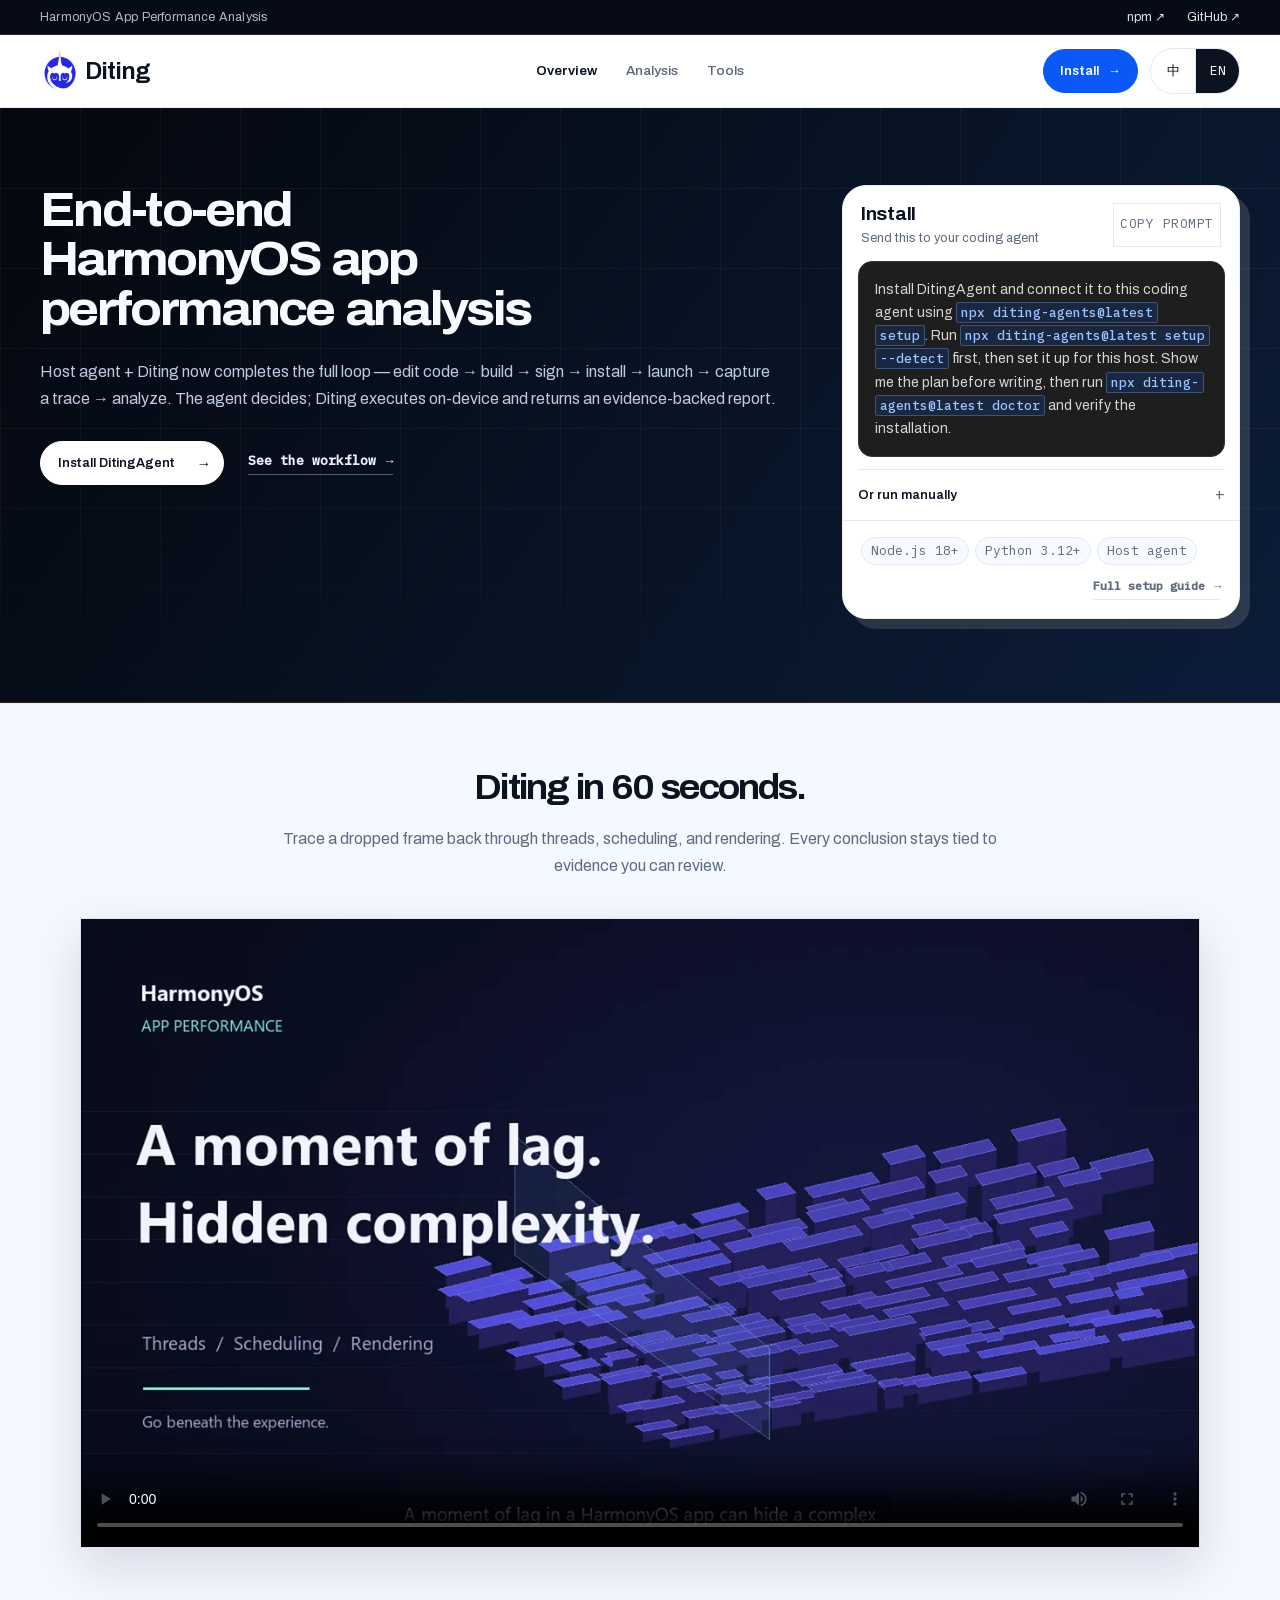
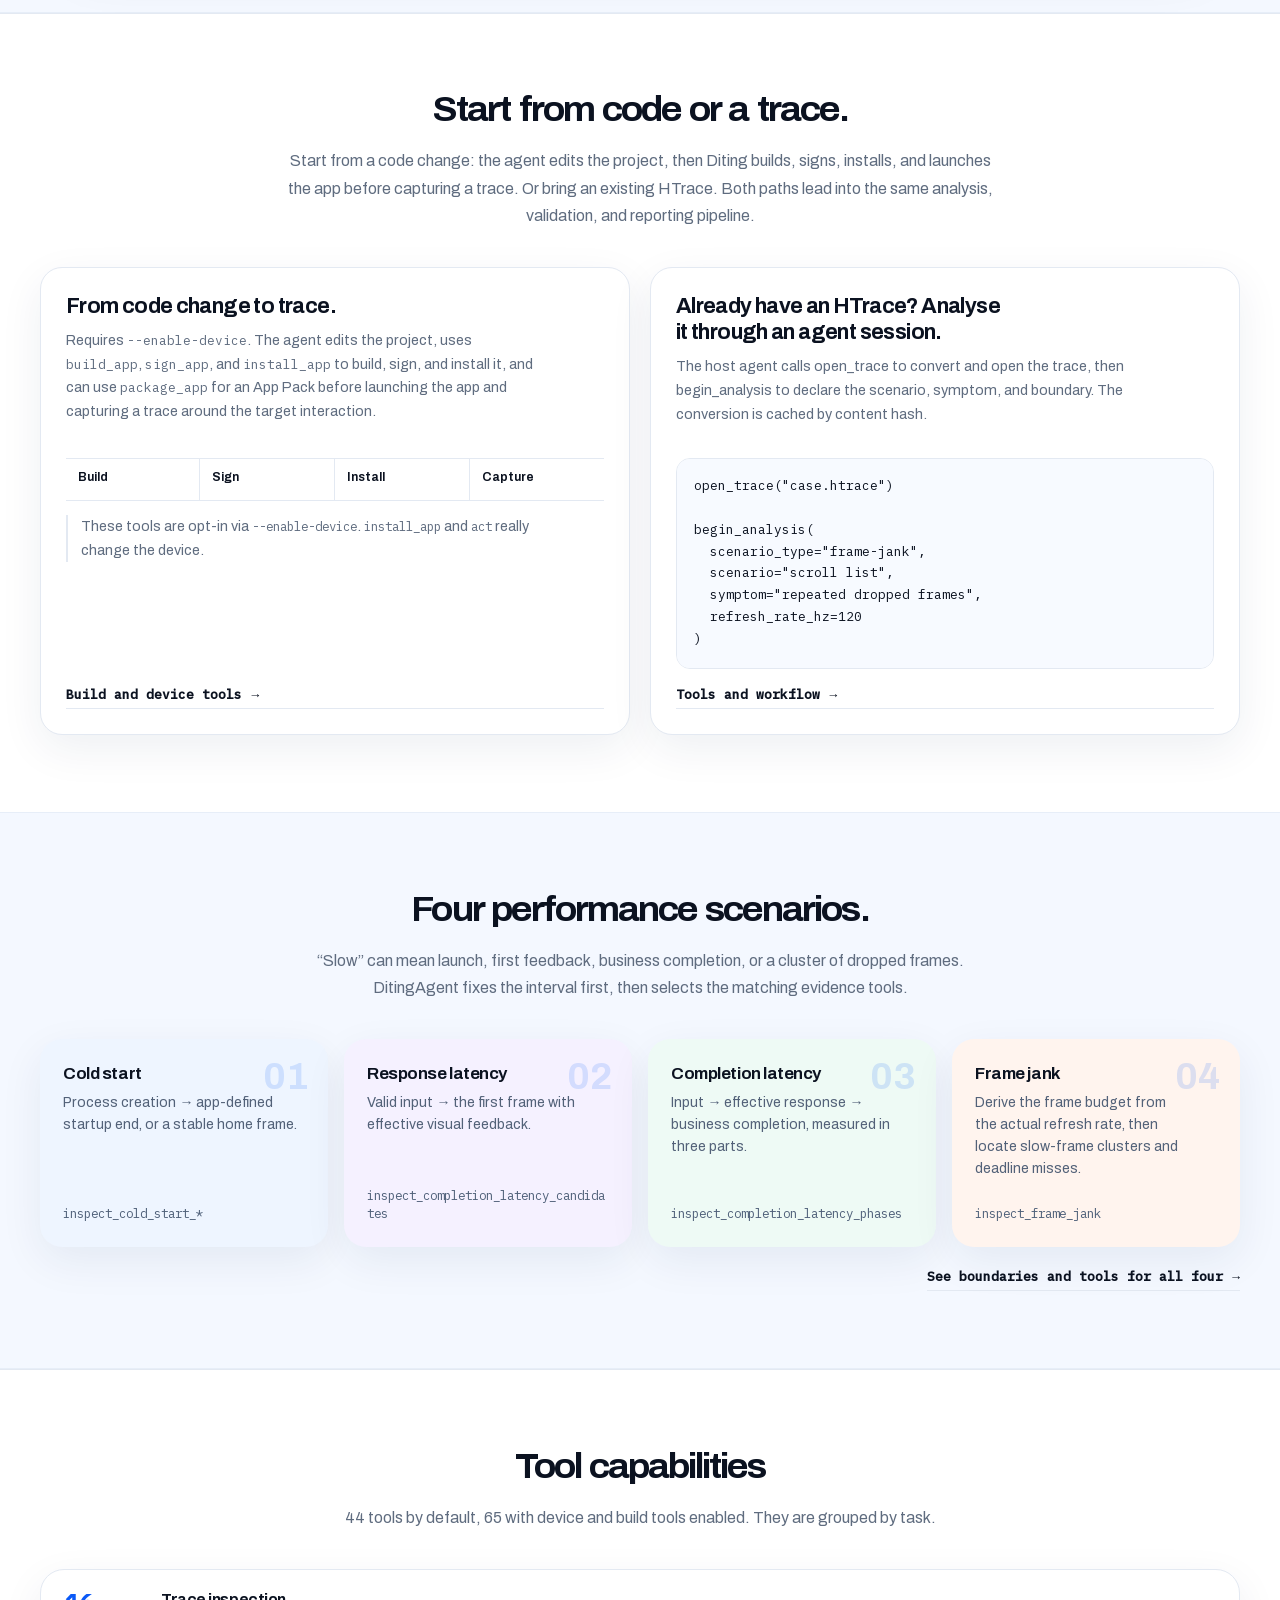
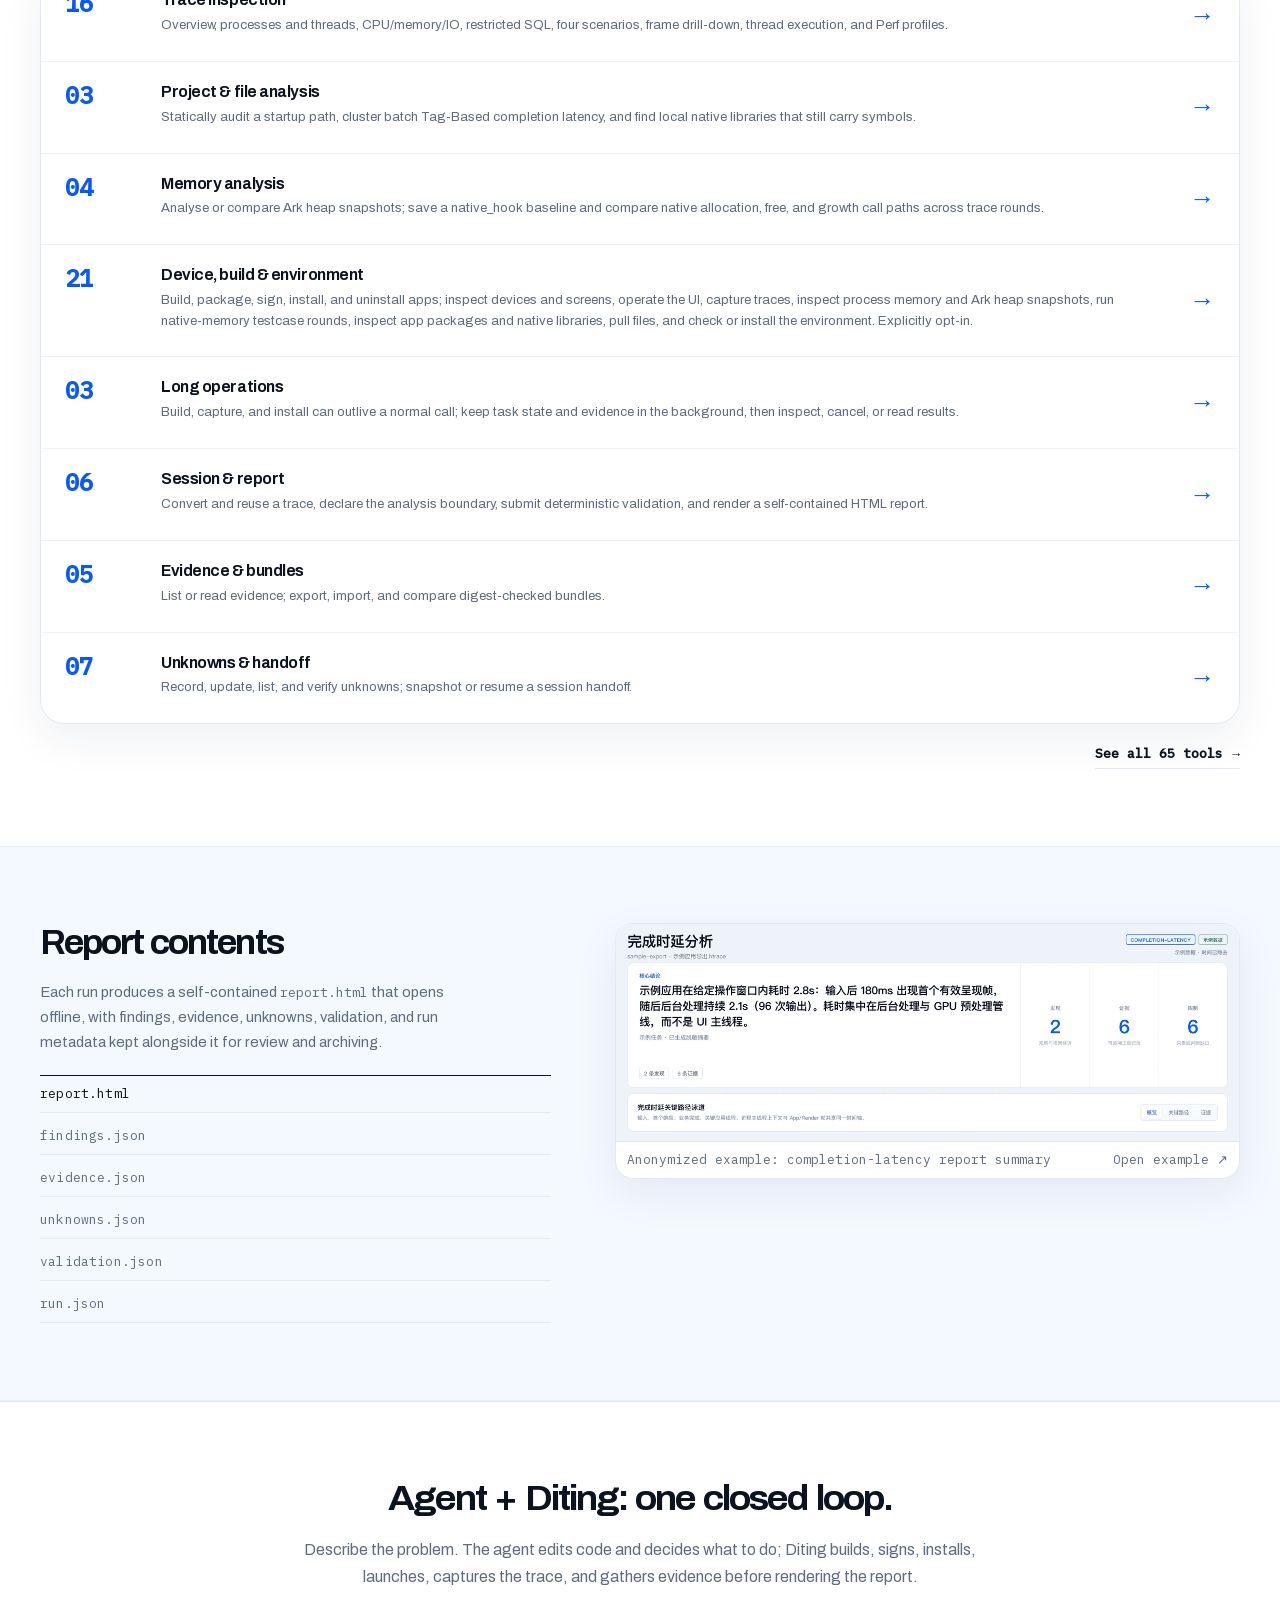
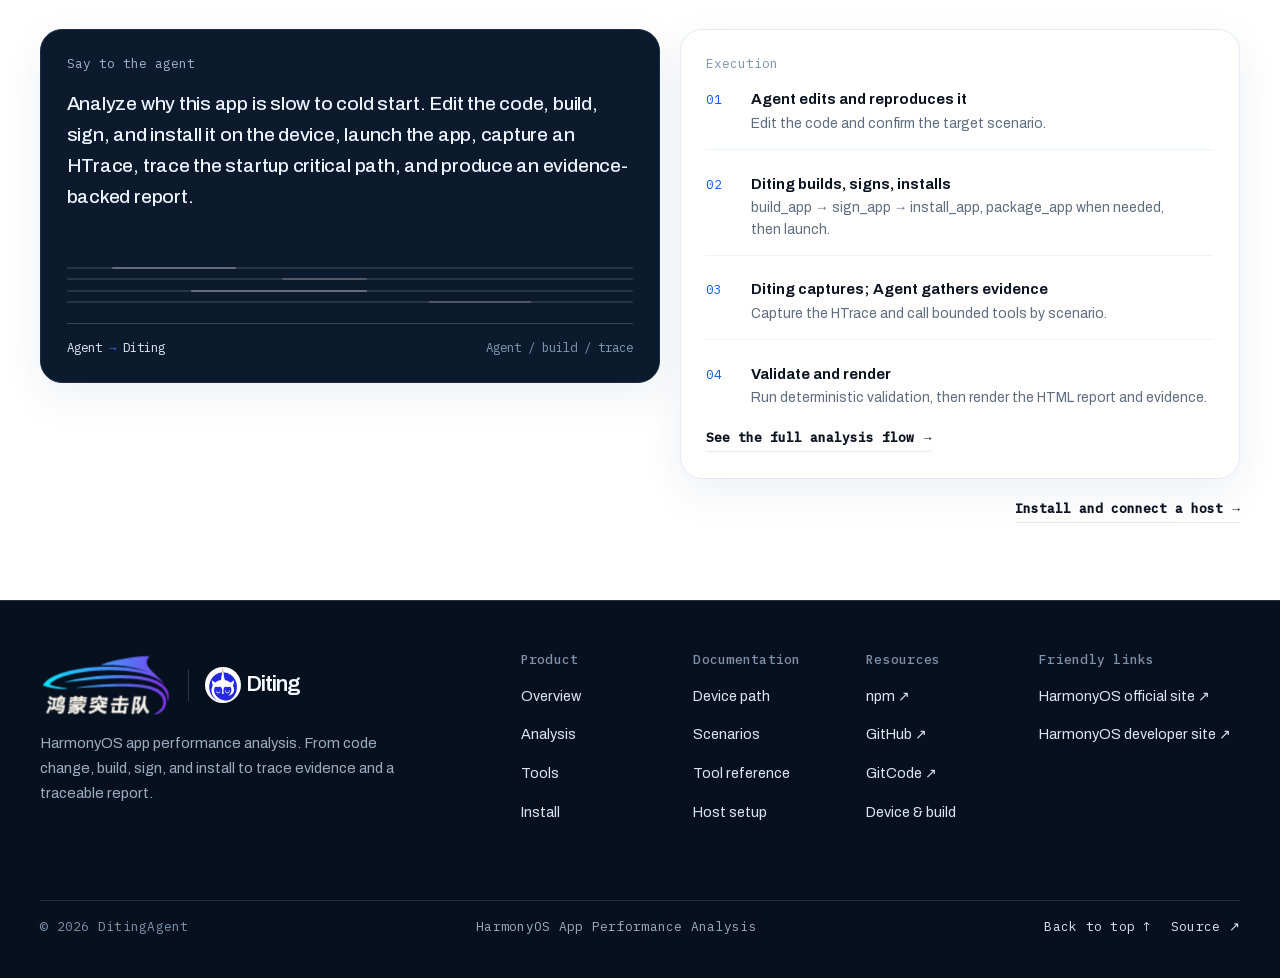
<file: index.html>
<!doctype html>
<html lang="en">
<head>
  <meta charset="utf-8">
  <meta name="viewport" content="width=device-width, initial-scale=1">
  <title>Diting — End-to-end HarmonyOS app performance analysis</title>
  <link rel="icon" href="assets/img/favicon.png" type="image/png">
  <meta name="description" content="DitingAgent closes the loop from code change and build through sign, install, launch, trace capture, and evidence-backed HarmonyOS performance analysis, driven by the host agent.">
  <meta name="theme-color" content="#ffffff">
  <link rel="preload" href="assets/fonts/archivo-latin-variable.woff2" as="font" type="font/woff2" crossorigin>
  <script>
    (function () {
      document.documentElement.classList.add("js");
      try {
        var queryLang = new URLSearchParams(location.search).get("lang");
        var storedLang = localStorage.getItem("diting-lang");
        if (queryLang === "en" || (!queryLang && storedLang === "en")) {
          document.documentElement.lang = "en";
        }
      } catch (error) {}
    })();
  </script>
  <link rel="stylesheet" href="assets/css/style.css?v=20261125-8">
  <link rel="stylesheet" href="assets/css/redesign.css?v=20261125-8">
  <link rel="stylesheet" href="assets/css/theme.css?v=20261125-8">
  <link rel="stylesheet" href="assets/css/chrome.css?v=20261125-8">
  <link rel="stylesheet" href="assets/css/clean.css?v=20261125-8">
  <link rel="stylesheet" href="assets/css/polish.css?v=20261125-8">
</head>
<body data-page="index" data-title-zh="Diting — 端到端鸿蒙应用性能分析" data-title-en="Diting — End-to-end HarmonyOS app performance analysis">
  <a class="skip-link" href="#main"><span class="lang-zh" lang="zh-CN">跳到主要内容</span><span class="lang-en" lang="en">Skip to content</span></a>

  <div class="utility-bar">
    <div class="container utility-bar__inner">
      <span class="utility-bar__label">HarmonyOS App Performance Analysis</span>
      <div class="utility-bar__links">
        <a href="https://www.npmjs.com/package/diting-agents" target="_blank" rel="noopener noreferrer">npm ↗</a>
        <a href="https://github.com/dt-hapo/dt-hapo.github.io" target="_blank" rel="noopener noreferrer">GitHub ↗</a>
      </div>
    </div>
  </div>

  <header class="site-header">
    <div class="container header-inner">
      <a class="brand" href="index.html" aria-label="Diting — Home">
        <img class="brand-logo" src="assets/img/logo-mark.png" alt="" width="36" height="36">
        <span class="brand-text">Diting</span>
      </a>
      <nav class="site-nav" id="site-nav" aria-label="Primary">
        <a class="nav-link" href="index.html" aria-current="page"><span class="lang-zh" lang="zh-CN">概览</span><span class="lang-en" lang="en">Overview</span></a>
        <a class="nav-link" href="method.html"><span class="lang-zh" lang="zh-CN">分析</span><span class="lang-en" lang="en">Analysis</span></a>
        <a class="nav-link" href="tools.html"><span class="lang-zh" lang="zh-CN">工具</span><span class="lang-en" lang="en">Tools</span></a>
        <a class="nav-link nav-link--mobile-install" href="install.html"><span class="lang-zh" lang="zh-CN">安装</span><span class="lang-en" lang="en">Install</span></a>
      </nav>
      <div class="header-actions">
        <a class="header-install" href="install.html">
          <span><span class="lang-zh" lang="zh-CN">安装</span><span class="lang-en" lang="en">Install</span></span>
          <span aria-hidden="true">→</span>
        </a>
        <div class="lang-toggle" role="group" aria-label="Language / 语言">
          <button class="lang-btn" type="button" data-set-lang="zh" aria-pressed="false">中</button>
          <button class="lang-btn" type="button" data-set-lang="en" aria-pressed="true">EN</button>
        </div>
        <a class="source-link" href="https://gitcode.com/diting/DitingAgent" target="_blank" rel="noopener noreferrer">GitCode ↗</a>
        <button class="nav-toggle" type="button" data-nav-toggle aria-controls="site-nav" aria-expanded="false" aria-label="打开导航">
          <span class="nav-toggle__lines" aria-hidden="true"></span>
        </button>
      </div>
    </div>
  </header>

  <main id="main">
    <section class="hero" aria-labelledby="hero-title">
      <div class="container">

        <div class="hero-grid">
          <div class="hero-copy">
            <h1 class="hero-title" id="hero-title">
              <span class="lang-zh" lang="zh-CN">端到端鸿蒙<br>应用性能分析</span>
              <span class="lang-en" lang="en">End-to-end<br>HarmonyOS app<br>performance analysis</span>
            </h1>
            <p class="hero-lede">
              <span class="lang-zh" lang="zh-CN">宿主 Agent + Diting 现在可以完成「改代码 → 构建 → 签名 → 安装 → 启动 → 抓 Trace → 分析」的完整闭环：Agent 负责判断和决策，Diting 在设备上执行并输出带证据的报告。</span>
              <span class="lang-en" lang="en">Host agent + Diting now completes the full loop — edit code → build → sign → install → launch → capture a trace → analyze. The agent decides; Diting executes on-device and returns an evidence-backed report.</span>
            </p>
            <div class="actions">
              <a class="btn btn--primary" href="install.html">
                <span><span class="lang-zh" lang="zh-CN">安装 DitingAgent</span><span class="lang-en" lang="en">Install DitingAgent</span></span>
                <span class="btn__arrow" aria-hidden="true">→</span>
              </a>
              <a class="link-arrow" href="method.html">
                <span><span class="lang-zh" lang="zh-CN">查看完整工作流</span><span class="lang-en" lang="en">See the workflow</span></span>
                <span aria-hidden="true">→</span>
              </a>
            </div>
          </div>

          <aside class="quick-install" aria-labelledby="quick-install-title">
            <div class="quick-install__head">
              <div class="quick-install__intro">
                <h2 id="quick-install-title"><span class="lang-zh" lang="zh-CN">安装</span><span class="lang-en" lang="en">Install</span></h2>
                <p class="quick-install__sub"><span class="lang-zh" lang="zh-CN">把这段发给 coding agent</span><span class="lang-en" lang="en">Send this to your coding agent</span></p>
              </div>
              <button class="copy-btn" type="button" data-copy="#agent-install-prompt"><span class="copy-default"><span class="lang-zh" lang="zh-CN">复制提示词</span><span class="lang-en" lang="en">Copy prompt</span></span><span class="copy-done"><span class="lang-zh" lang="zh-CN">已复制</span><span class="lang-en" lang="en">Copied</span></span></button>
            </div>
            <div class="quick-install__prompt">
              <p class="agent-prompt" id="agent-install-prompt">Install DitingAgent and connect it to this coding agent using <code>npx diting-agents@latest setup</code>. Run <code>npx diting-agents@latest setup --detect</code> first, then set it up for this host. Show me the plan before writing, then run <code>npx diting-agents@latest doctor</code> and verify the installation.</p>
            </div>
            <details class="quick-install__manual">
              <summary><span class="lang-zh" lang="zh-CN">或手动运行</span><span class="lang-en" lang="en">Or run manually</span></summary>
              <div class="quick-install__manual-head">
                <button class="copy-btn" type="button" data-copy="#quick-install-code"><span class="copy-default"><span class="lang-zh" lang="zh-CN">复制命令</span><span class="lang-en" lang="en">Copy commands</span></span><span class="copy-done"><span class="lang-zh" lang="zh-CN">已复制</span><span class="lang-en" lang="en">Copied</span></span></button>
              </div>
              <pre><code id="quick-install-code">npx diting-agents@latest setup --detect
npx diting-agents@latest setup --client dsh
npx diting-agents@latest doctor</code></pre>
            </details>
            <div class="quick-install__foot">
              <div class="quick-install__req">
                <span>Node.js 18+</span>
                <span>Python 3.12+</span>
                <span><span class="lang-zh" lang="zh-CN">宿主 Agent</span><span class="lang-en" lang="en">Host agent</span></span>
              </div>
              <a class="link-arrow" href="install.html"><span><span class="lang-zh" lang="zh-CN">完整安装说明</span><span class="lang-en" lang="en">Full setup guide</span></span><span aria-hidden="true">→</span></a>
            </div>
          </aside>
        </div>

      </div>
    </section>

    <section class="section section--tint section--video" id="intro-video" aria-labelledby="video-title">
      <div class="container">
        <div class="section-head section-head--wide">
          <h2 class="section-title" id="video-title"><span class="lang-zh" lang="zh-CN">60 秒，了解 Diting。</span><span class="lang-en" lang="en">Diting in 60 seconds.</span></h2>
          <p class="section-intro">
            <span class="lang-zh" lang="zh-CN">从一帧卡顿，追到线程、调度与渲染之间的关联。每个结论，都对应可复核的证据。</span>
            <span class="lang-en" lang="en">Trace a dropped frame back through threads, scheduling, and rendering. Every conclusion stays tied to evidence you can review.</span>
          </p>
        </div>
        <figure class="intro-video">
          <div class="intro-video__player lang-en" lang="en">
            <video class="intro-video__media" data-lang="en" controls playsinline preload="metadata" width="1920" height="1080" poster="assets/img/diting-english-poster.webp?v=20261111" aria-label="Diting 60-second product introduction, English narration">
              <source src="assets/video/diting-english.mp4?v=20261111" type="video/mp4">
              <p class="intro-video__fallback">Your browser cannot play this video. <a href="assets/video/diting-english.mp4">Download it</a>.</p>
            </video>
          </div>
          <div class="intro-video__player lang-zh" lang="zh-CN">
            <video class="intro-video__media" data-lang="zh" controls playsinline preload="metadata" width="1920" height="1080" poster="assets/img/diting-chinese-poster.webp?v=20261111" aria-label="Diting 60 秒产品介绍，中文旁白">
              <source src="assets/video/diting-chinese.mp4?v=20261111" type="video/mp4">
              <p class="intro-video__fallback">浏览器无法播放此视频。<a href="assets/video/diting-chinese.mp4">下载视频</a>。</p>
            </video>
          </div>
        </figure>
      </div>
    </section>

    <section class="section" aria-labelledby="paths-title">
      <div class="container">
        <div class="section-head section-head--wide">
          <h2 class="section-title" id="paths-title"><span class="lang-zh" lang="zh-CN">从代码或 Trace 开始。</span><span class="lang-en" lang="en">Start from code or a trace.</span></h2>
          <p class="section-intro">
            <span class="lang-zh" lang="zh-CN">可以从一次代码改动开始：Agent 修改工程，Diting 构建、签名、安装并启动应用，再抓取 Trace；也可以直接分析已有 HTrace。两条路径进入同一套分析、校验和报告流程。</span>
            <span class="lang-en" lang="en">Start from a code change: the agent edits the project, then Diting builds, signs, installs, and launches the app before capturing a trace. Or bring an existing HTrace. Both paths lead into the same analysis, validation, and reporting pipeline.</span>
          </p>
        </div>

        <div class="two-paths">
          <div class="path-card">
            <h3><span class="lang-zh" lang="zh-CN">从代码改动到 Trace。</span><span class="lang-en" lang="en">From code change to trace.</span></h3>
            <p>
              <span class="lang-zh" lang="zh-CN">需要 <code>--enable-device</code>。Agent 可以修改工程，调用 <code>build_app</code>、<code>sign_app</code> 和 <code>install_app</code> 完成构建、签名与安装；<code>package_app</code> 可生成 App Pack。随后启动应用并在目标交互期间抓 Trace。</span>
              <span class="lang-en" lang="en">Requires <code>--enable-device</code>. The agent edits the project, uses <code>build_app</code>, <code>sign_app</code>, and <code>install_app</code> to build, sign, and install it, and can use <code>package_app</code> for an App Pack before launching the app and capturing a trace around the target interaction.</span>
            </p>
            <div class="device-flow">
              <div class="device-step"><span class="device-step__num">01</span><strong><span class="lang-zh" lang="zh-CN">构建</span><span class="lang-en" lang="en">Build</span></strong><code>build_app</code></div>
              <div class="device-step"><span class="device-step__num">02</span><strong><span class="lang-zh" lang="zh-CN">签名</span><span class="lang-en" lang="en">Sign</span></strong><code>sign_app</code></div>
              <div class="device-step"><span class="device-step__num">03</span><strong><span class="lang-zh" lang="zh-CN">安装</span><span class="lang-en" lang="en">Install</span></strong><code>install_app</code></div>
              <div class="device-step"><span class="device-step__num">04</span><strong><span class="lang-zh" lang="zh-CN">抓 Trace</span><span class="lang-en" lang="en">Capture</span></strong><code>capture_trace</code></div>
            </div>
            <p class="device-note">
              <span class="lang-zh" lang="zh-CN">这些工具默认关闭，需要在启动时加 <code>--enable-device</code>；<code>install_app</code> 和 <code>act</code> 会真实修改设备。</span>
              <span class="lang-en" lang="en">These tools are opt-in via <code>--enable-device</code>. <code>install_app</code> and <code>act</code> really change the device.</span>
            </p>
            <a class="link-arrow" href="tools.html#device"><span><span class="lang-zh" lang="zh-CN">查看构建与设备工具</span><span class="lang-en" lang="en">Build and device tools</span></span><span aria-hidden="true">→</span></a>
          </div>

          <div class="path-card">
            <h3><span class="lang-zh" lang="zh-CN">已经有一份 HTrace，通过 Agent 会话分析。</span><span class="lang-en" lang="en">Already have an HTrace? Analyse it through an agent session.</span></h3>
            <p>
              <span class="lang-zh" lang="zh-CN">宿主 Agent 调用 open_trace 转换并打开 Trace，再调用 begin_analysis 声明场景、现象和边界。首次转换结果会写入内容寻址缓存。</span>
              <span class="lang-en" lang="en">The host agent calls open_trace to convert and open the trace, then begin_analysis to declare the scenario, symptom, and boundary. The conversion is cached by content hash.</span>
            </p>
            <div class="code-box">
              <div class="code-top"><span>tool calls</span><span>host agent</span></div>
              <pre><code>open_trace("case.htrace")

begin_analysis(
  scenario_type="frame-jank",
  scenario="scroll list",
  symptom="repeated dropped frames",
  refresh_rate_hz=120
)</code></pre>
            </div>
            <a class="link-arrow" href="tools.html#trace"><span><span class="lang-zh" lang="zh-CN">工具与流程</span><span class="lang-en" lang="en">Tools and workflow</span></span><span aria-hidden="true">→</span></a>
          </div>
        </div>
      </div>
    </section>

    <section class="section section--tint" aria-labelledby="scenarios-title">
      <div class="container">
        <div class="section-head section-head--wide">
          <h2 class="section-title" id="scenarios-title"><span class="lang-zh" lang="zh-CN">四类性能场景。</span><span class="lang-en" lang="en">Four performance scenarios.</span></h2>
          <p class="section-intro">
            <span class="lang-zh" lang="zh-CN">同一个“慢”字，可能是启动、首帧反馈、业务完成或一簇掉帧。DitingAgent 先固定时间边界，再选择对应的取证工具。</span>
            <span class="lang-en" lang="en">“Slow” can mean launch, first feedback, business completion, or a cluster of dropped frames. DitingAgent fixes the interval first, then selects the matching evidence tools.</span>
          </p>
        </div>

        <div class="scenario-grid">
          <a class="scenario-item" href="method.html#cold-start">
            <span class="scenario-item__num">01</span>
            <div>
              <h3><span class="lang-zh" lang="zh-CN">冷启动</span><span class="lang-en" lang="en">Cold start</span></h3>
              <p><span class="lang-zh" lang="zh-CN">进程创建 → 应用定义的启动完成，或稳定的首页帧。</span><span class="lang-en" lang="en">Process creation → app-defined startup end, or a stable home frame.</span></p>
              <code>inspect_cold_start_*</code>
            </div>
          </a>
          <a class="scenario-item" href="method.html#response-latency">
            <span class="scenario-item__num">02</span>
            <div>
              <h3><span class="lang-zh" lang="zh-CN">响应时延</span><span class="lang-en" lang="en">Response latency</span></h3>
              <p><span class="lang-zh" lang="zh-CN">有效输入 → 第一帧包含有效视觉反馈。</span><span class="lang-en" lang="en">Valid input → the first frame with effective visual feedback.</span></p>
              <code>inspect_completion_latency_candidates</code>
            </div>
          </a>
          <a class="scenario-item" href="method.html#completion-latency">
            <span class="scenario-item__num">03</span>
            <div>
              <h3><span class="lang-zh" lang="zh-CN">完成时延</span><span class="lang-en" lang="en">Completion latency</span></h3>
              <p><span class="lang-zh" lang="zh-CN">输入 → 有效响应 → 业务完成，拆成三段测量。</span><span class="lang-en" lang="en">Input → effective response → business completion, measured in three parts.</span></p>
              <code>inspect_completion_latency_phases</code>
            </div>
          </a>
          <a class="scenario-item" href="method.html#frame-jank">
            <span class="scenario-item__num">04</span>
            <div>
              <h3><span class="lang-zh" lang="zh-CN">帧率与卡顿</span><span class="lang-en" lang="en">Frame jank</span></h3>
              <p><span class="lang-zh" lang="zh-CN">按实际刷新率计算帧预算，定位慢帧簇和 deadline miss。</span><span class="lang-en" lang="en">Derive the frame budget from the actual refresh rate, then locate slow-frame clusters and deadline misses.</span></p>
              <code>inspect_frame_jank</code>
            </div>
          </a>
        </div>

        <div class="section-foot"><a class="link-arrow" href="method.html#scenarios"><span><span class="lang-zh" lang="zh-CN">查看四类场景的边界与工具</span><span class="lang-en" lang="en">See boundaries and tools for all four</span></span><span aria-hidden="true">→</span></a></div>
      </div>
    </section>


    <section class="section" aria-labelledby="tools-title">
      <div class="container">
        <div class="section-head section-head--wide">
          <h2 class="section-title" id="tools-title"><span class="lang-zh" lang="zh-CN">工具能力</span><span class="lang-en" lang="en">Tool capabilities</span></h2>
          <p class="section-intro">
            <span class="lang-zh" lang="zh-CN">默认 44 个工具，开启设备与构建工具后 65 个。这里按主要任务分组。</span>
            <span class="lang-en" lang="en">44 tools by default, 65 with device and build tools enabled. They are grouped by task.</span>
          </p>
        </div>

        <div class="tool-cap-list">
          <a class="tool-cap-row" href="tools.html#trace">
            <span class="tool-cap-row__count">16</span>
            <div class="tool-cap-row__body">
              <h3><span class="lang-zh" lang="zh-CN">Trace 取证</span><span class="lang-en" lang="en">Trace inspection</span></h3>
              <p><span class="lang-zh" lang="zh-CN">概览、进程/线程、CPU/内存/IO、受限 SQL、四类场景、单帧下钻、线程执行和 Perf Profile。</span><span class="lang-en" lang="en">Overview, processes and threads, CPU/memory/IO, restricted SQL, four scenarios, frame drill-down, thread execution, and Perf profiles.</span></p>
              <code>get_trace_overview · query_trace_sql · inspect_*</code>
            </div>
            <span class="tool-cap-row__arrow" aria-hidden="true">→</span>
          </a>

          <a class="tool-cap-row" href="tools.html#project">
            <span class="tool-cap-row__count">03</span>
            <div class="tool-cap-row__body">
              <h3><span class="lang-zh" lang="zh-CN">项目与文件分析</span><span class="lang-en" lang="en">Project &amp; file analysis</span></h3>
              <p><span class="lang-zh" lang="zh-CN">静态审计启动路径；批量聚类 Tag-Based 完成时延；找出仍带符号的本地 native 库。</span><span class="lang-en" lang="en">Statically audit a startup path, cluster batch Tag-Based completion latency, and find local native libraries that still carry symbols.</span></p>
              <code>audit_startup_code · cluster_tag_latency · find_unstripped_libraries</code>
            </div>
            <span class="tool-cap-row__arrow" aria-hidden="true">→</span>
          </a>

          <a class="tool-cap-row" href="tools.html#heap">
            <span class="tool-cap-row__count">04</span>
            <div class="tool-cap-row__body">
              <h3><span class="lang-zh" lang="zh-CN">内存分析</span><span class="lang-en" lang="en">Memory analysis</span></h3>
              <p><span class="lang-zh" lang="zh-CN">分析或比较 Ark heap snapshot；保存 native_hook baseline，并比较多轮 Trace 的 native 内存分配、释放和增长调用链。</span><span class="lang-en" lang="en">Analyse or compare Ark heap snapshots; save a native_hook baseline and compare native allocation, free, and growth call paths across trace rounds.</span></p>
              <code>analyze_heap_snapshot · compare_heap_snapshots · save_baseline · compare_native_memory</code>
            </div>
            <span class="tool-cap-row__arrow" aria-hidden="true">→</span>
          </a>

          <a class="tool-cap-row" href="tools.html#device">
            <span class="tool-cap-row__count">21</span>
            <div class="tool-cap-row__body">
              <h3><span class="lang-zh" lang="zh-CN">设备、构建与环境</span><span class="lang-en" lang="en">Device, build &amp; environment</span></h3>
              <p><span class="lang-zh" lang="zh-CN">构建、打包、签名、安装与卸载应用；查看设备和屏幕、执行 UI 操作、抓取 Trace、检查进程内存与 Ark heap snapshot、运行多轮 native-memory testcase、检查应用包与 native 库、拉取文件、检查和安装运行环境。需显式开启。</span><span class="lang-en" lang="en">Build, package, sign, install, and uninstall apps; inspect devices and screens, operate the UI, capture traces, inspect process memory and Ark heap snapshots, run native-memory testcase rounds, inspect app packages and native libraries, pull files, and check or install the environment. Explicitly opt-in.</span></p>
              <code>build_app · sign_app · install_app · capture_trace</code>
            </div>
            <span class="tool-cap-row__arrow" aria-hidden="true">→</span>
          </a>

          <a class="tool-cap-row" href="tools.html#operations">
            <span class="tool-cap-row__count">03</span>
            <div class="tool-cap-row__body">
              <h3><span class="lang-zh" lang="zh-CN">长操作</span><span class="lang-en" lang="en">Long operations</span></h3>
              <p><span class="lang-zh" lang="zh-CN">构建、抓取和安装可能超出普通调用时限；在后台保留任务状态和 Evidence，可查询、取消并读取结果。</span><span class="lang-en" lang="en">Build, capture, and install can outlive a normal call; keep task state and evidence in the background, then inspect, cancel, or read results.</span></p>
              <code>list_operations · cancel_operation · get_operation_evidence</code>
            </div>
            <span class="tool-cap-row__arrow" aria-hidden="true">→</span>
          </a>

          <a class="tool-cap-row" href="tools.html#session">
            <span class="tool-cap-row__count">06</span>
            <div class="tool-cap-row__body">
              <h3><span class="lang-zh" lang="zh-CN">会话与报告</span><span class="lang-en" lang="en">Session &amp; report</span></h3>
              <p><span class="lang-zh" lang="zh-CN">转换并复用 Trace、声明分析边界、提交确定性校验、生成自包含 HTML 报告。</span><span class="lang-en" lang="en">Convert and reuse a trace, declare the analysis boundary, submit deterministic validation, and render a self-contained HTML report.</span></p>
              <code>open_trace · begin_analysis · submit_analysis_result · render_report</code>
            </div>
            <span class="tool-cap-row__arrow" aria-hidden="true">→</span>
          </a>

          <a class="tool-cap-row" href="tools.html#evidence">
            <span class="tool-cap-row__count">05</span>
            <div class="tool-cap-row__body">
              <h3><span class="lang-zh" lang="zh-CN">证据与 bundle</span><span class="lang-en" lang="en">Evidence &amp; bundles</span></h3>
              <p><span class="lang-zh" lang="zh-CN">列出或读取 Evidence；导出、导入和比较带 digest 的 bundle。</span><span class="lang-en" lang="en">List or read evidence; export, import, and compare digest-checked bundles.</span></p>
              <code>list_evidence · get_evidence · export_bundle · import_bundle · compare_bundles</code>
            </div>
            <span class="tool-cap-row__arrow" aria-hidden="true">→</span>
          </a>
          <a class="tool-cap-row" href="tools.html#unknown">
            <span class="tool-cap-row__count">07</span>
            <div class="tool-cap-row__body">
              <h3><span class="lang-zh" lang="zh-CN">未知与 handoff</span><span class="lang-en" lang="en">Unknowns &amp; handoff</span></h3>
              <p><span class="lang-zh" lang="zh-CN">记录、更新、列出和验证未知项；导出或恢复会话 handoff 快照。</span><span class="lang-en" lang="en">Record, update, list, and verify unknowns; snapshot or resume a session handoff.</span></p>
              <code>record_unknown · update_unknown · snapshot_session · resume_session</code>
            </div>
            <span class="tool-cap-row__arrow" aria-hidden="true">→</span>
          </a>
        </div>

        <div class="section-foot"><a class="link-arrow" href="tools.html"><span><span class="lang-zh" lang="zh-CN">查看全部 65 个工具</span><span class="lang-en" lang="en">See all 65 tools</span></span><span aria-hidden="true">→</span></a></div>
      </div>
    </section>

    <section class="section section--tint" aria-labelledby="report-title">
      <div class="container">
        <div class="report-split">
          <div class="report-copy">
            <h2 class="section-title" id="report-title"><span class="lang-zh" lang="zh-CN">报告内容</span><span class="lang-en" lang="en">Report contents</span></h2>
            <p>
              <span class="lang-zh" lang="zh-CN">每次分析生成一份自包含的 <code>report.html</code>，离线可打开。旁边保留 findings、evidence、unknowns、validation 和 run 元数据，方便复查与归档。</span>
              <span class="lang-en" lang="en">Each run produces a self-contained <code>report.html</code> that opens offline, with findings, evidence, unknowns, validation, and run metadata kept alongside it for review and archiving.</span>
            </p>
            <ul class="artifact-list">
              <li><span>report.html</span><span>self-contained</span></li>
              <li><span>findings.json</span><span>claims</span></li>
              <li><span>evidence.json</span><span>proof</span></li>
              <li><span>unknowns.json</span><span>gaps</span></li>
              <li><span>validation.json</span><span>checks</span></li>
              <li><span>run.json</span><span>metadata</span></li>
            </ul>
          </div>
          <figure class="report-figure">
            <a href="assets/img/report-preview.webp?v=20261106-1" target="_blank" rel="noopener noreferrer"><img src="assets/img/report-preview.webp?v=20261106-1" alt="DitingAgent 完成时延分析报告脱敏示例 / Anonymized example of the DitingAgent completion-latency report" width="1200" height="417"></a>
            <figcaption>
              <span><span class="lang-zh" lang="zh-CN">脱敏示例：完成时延报告摘要</span><span class="lang-en" lang="en">Anonymized example: completion-latency report summary</span></span>
              <a href="assets/img/report-preview.webp?v=20261106-1" target="_blank" rel="noopener noreferrer">
              <span class="lang-zh" lang="zh-CN">查看示例图 ↗</span><span class="lang-en" lang="en">Open example ↗</span>
            </a>
            </figcaption>
          </figure>
        </div>
      </div>
    </section>

    <section class="section auto-section" aria-labelledby="auto-title">
      <div class="container">
        <div class="section-head section-head--wide">
          <h2 class="section-title" id="auto-title"><span class="lang-zh" lang="zh-CN">Agent + Diting，闭环完成一次分析。</span><span class="lang-en" lang="en">Agent + Diting: one closed loop.</span></h2>
          <p class="section-intro">
            <span class="lang-zh" lang="zh-CN">描述问题，Agent 负责改代码、判断和决策；Diting 负责构建、签名、安装、启动、抓 Trace 和取证，最后生成报告。</span>
            <span class="lang-en" lang="en">Describe the problem. The agent edits code and decides what to do; Diting builds, signs, installs, launches, captures the trace, and gathers evidence before rendering the report.</span>
          </p>
        </div>

        <div class="auto-grid">
          <div class="auto-card auto-card--task">
            <p class="auto-label"><span class="lang-zh" lang="zh-CN">对 Agent 说</span><span class="lang-en" lang="en">Say to the agent</span></p>
            <p class="auto-prompt">
              <span class="lang-zh" lang="zh-CN">分析这个应用冷启动慢的问题。先修改代码，构建、签名并安装到设备，然后启动应用、抓取 HTrace，定位启动关键路径，并生成带证据的报告。</span>
              <span class="lang-en" lang="en">Analyze why this app is slow to cold start. Edit the code, build, sign, and install it on the device, launch the app, capture an HTrace, trace the startup critical path, and produce an evidence-backed report.</span>
            </p>
            <div class="auto-signal" aria-hidden="true"><span></span><span></span><span></span><span></span></div>
            <div class="auto-task-foot">
              <span class="auto-route">Agent <b>→</b> Diting</span>
              <span>Agent / build / trace</span>
            </div>
          </div>

          <div class="auto-card auto-card--flow">
            <p class="auto-label"><span class="lang-zh" lang="zh-CN">执行链</span><span class="lang-en" lang="en">Execution</span></p>
            <ol class="auto-steps">
              <li class="auto-step">
                <span class="auto-step__num">01</span>
                <div><strong><span class="lang-zh" lang="zh-CN">Agent 修改并复现问题</span><span class="lang-en" lang="en">Agent edits and reproduces it</span></strong><p><span class="lang-zh" lang="zh-CN">修改代码，确认目标场景。</span><span class="lang-en" lang="en">Edit the code and confirm the target scenario.</span></p></div>
              </li>
              <li class="auto-step">
                <span class="auto-step__num">02</span>
                <div><strong><span class="lang-zh" lang="zh-CN">Diting 构建、签名、安装</span><span class="lang-en" lang="en">Diting builds, signs, installs</span></strong><p><span class="lang-zh" lang="zh-CN">build_app → sign_app → install_app，必要时 package_app；然后启动应用。</span><span class="lang-en" lang="en">build_app → sign_app → install_app, package_app when needed, then launch.</span></p></div>
              </li>
              <li class="auto-step">
                <span class="auto-step__num">03</span>
                <div><strong><span class="lang-zh" lang="zh-CN">Diting 抓 Trace，Agent 取证</span><span class="lang-en" lang="en">Diting captures; Agent gathers evidence</span></strong><p><span class="lang-zh" lang="zh-CN">抓取 HTrace，按场景调用有界工具并返回 Evidence。</span><span class="lang-en" lang="en">Capture the HTrace and call bounded tools by scenario.</span></p></div>
              </li>
              <li class="auto-step">
                <span class="auto-step__num">04</span>
                <div><strong><span class="lang-zh" lang="zh-CN">校验并生成报告</span><span class="lang-en" lang="en">Validate and render</span></strong><p><span class="lang-zh" lang="zh-CN">确定性校验后输出 HTML 报告和完整证据。</span><span class="lang-en" lang="en">Run deterministic validation, then render the HTML report and evidence.</span></p></div>
              </li>
            </ol>
            <a class="link-arrow" href="method.html"><span><span class="lang-zh" lang="zh-CN">查看完整分析流程</span><span class="lang-en" lang="en">See the full analysis flow</span></span><span aria-hidden="true">→</span></a>
          </div>
        </div>

        <div class="section-foot"><a class="link-arrow" href="install.html"><span><span class="lang-zh" lang="zh-CN">安装并接入宿主</span><span class="lang-en" lang="en">Install and connect a host</span></span><span aria-hidden="true">→</span></a></div>
      </div>
    </section>
  </main>

  <footer class="site-footer">
    <div class="container">
      <div class="footer-grid">
        <div class="footer-brand">
          <div class="footer-brand__logos">
            <img class="footer-squad-logo" src="assets/img/harmony-squad-logo-light.png" alt="鸿蒙突击队" width="720" height="360" loading="lazy">
            <span class="footer-brand__sep" aria-hidden="true"></span>
            <a class="brand" href="index.html" aria-label="Diting — Home">
              <img class="brand-logo" src="assets/img/logo-mark.png" alt="" width="34" height="34">
              <span class="brand-text">Diting</span>
            </a>
          </div>
          <p class="footer-desc">
            <span class="lang-zh" lang="zh-CN">HarmonyOS 应用性能分析。从改代码、构建、签名、安装到 Trace 取证，输出可追溯的报告。</span>
            <span class="lang-en" lang="en">HarmonyOS app performance analysis. From code change, build, sign, and install to trace evidence and a traceable report.</span>
          </p>
        </div>
        <div class="footer-links">
          <div class="footer-col">
            <h3><span class="lang-zh" lang="zh-CN">产品</span><span class="lang-en" lang="en">Product</span></h3>
            <a href="index.html"><span class="lang-zh" lang="zh-CN">概览</span><span class="lang-en" lang="en">Overview</span></a>
            <a href="method.html"><span class="lang-zh" lang="zh-CN">分析</span><span class="lang-en" lang="en">Analysis</span></a>
            <a href="tools.html"><span class="lang-zh" lang="zh-CN">工具</span><span class="lang-en" lang="en">Tools</span></a>
            <a href="install.html"><span class="lang-zh" lang="zh-CN">安装</span><span class="lang-en" lang="en">Install</span></a>
          </div>
          <div class="footer-col">
            <h3><span class="lang-zh" lang="zh-CN">文档</span><span class="lang-en" lang="en">Documentation</span></h3>
            <a href="method.html#device"><span class="lang-zh" lang="zh-CN">设备路径</span><span class="lang-en" lang="en">Device path</span></a>
            <a href="method.html#scenarios"><span class="lang-zh" lang="zh-CN">场景边界</span><span class="lang-en" lang="en">Scenarios</span></a>
            <a href="tools.html"><span class="lang-zh" lang="zh-CN">工具参考</span><span class="lang-en" lang="en">Tool reference</span></a>
            <a href="tools.html#mcp"><span class="lang-zh" lang="zh-CN">宿主接入</span><span class="lang-en" lang="en">Host setup</span></a>
          </div>
          <div class="footer-col">
            <h3><span class="lang-zh" lang="zh-CN">资源</span><span class="lang-en" lang="en">Resources</span></h3>
            <a href="https://www.npmjs.com/package/diting-agents" target="_blank" rel="noopener noreferrer">npm ↗</a>
            <a href="https://github.com/dt-hapo/dt-hapo.github.io" target="_blank" rel="noopener noreferrer">GitHub ↗</a>
            <a href="https://gitcode.com/diting/DitingAgent" target="_blank" rel="noopener noreferrer">GitCode ↗</a>
            <a href="install.html#device"><span class="lang-zh" lang="zh-CN">设备与构建</span><span class="lang-en" lang="en">Device &amp; build</span></a>
          </div>
          <div class="footer-col">
            <h3><span class="lang-zh" lang="zh-CN">友情链接</span><span class="lang-en" lang="en">Friendly links</span></h3>
            <a href="https://www.harmonyos.com/cn/" target="_blank" rel="noopener noreferrer"><span class="lang-zh" lang="zh-CN">HarmonyOS 官网&nbsp;↗</span><span class="lang-en" lang="en">HarmonyOS official site&nbsp;↗</span></a>
            <a href="https://developer.huawei.com/consumer/cn/" target="_blank" rel="noopener noreferrer"><span class="lang-zh" lang="zh-CN">HarmonyOS 开发者官网&nbsp;↗</span><span class="lang-en" lang="en">HarmonyOS developer site&nbsp;↗</span></a>
          </div>
        </div>
      </div>
      <div class="footer-meta">
        <span>© 2026 DitingAgent</span>
        <span class="footer-meta__note">HarmonyOS App Performance Analysis</span>
        <div class="footer-meta__links">
          <a href="#main"><span class="lang-zh" lang="zh-CN">回到顶部 ↑</span><span class="lang-en" lang="en">Back to top ↑</span></a>
          <a href="https://github.com/dt-hapo/dt-hapo.github.io" target="_blank" rel="noopener noreferrer">Source ↗</a>
        </div>
      </div>
    </div>
  </footer>

  <script src="assets/js/site.js?v=20261111-1" defer></script>
</body>
</html>
</file>
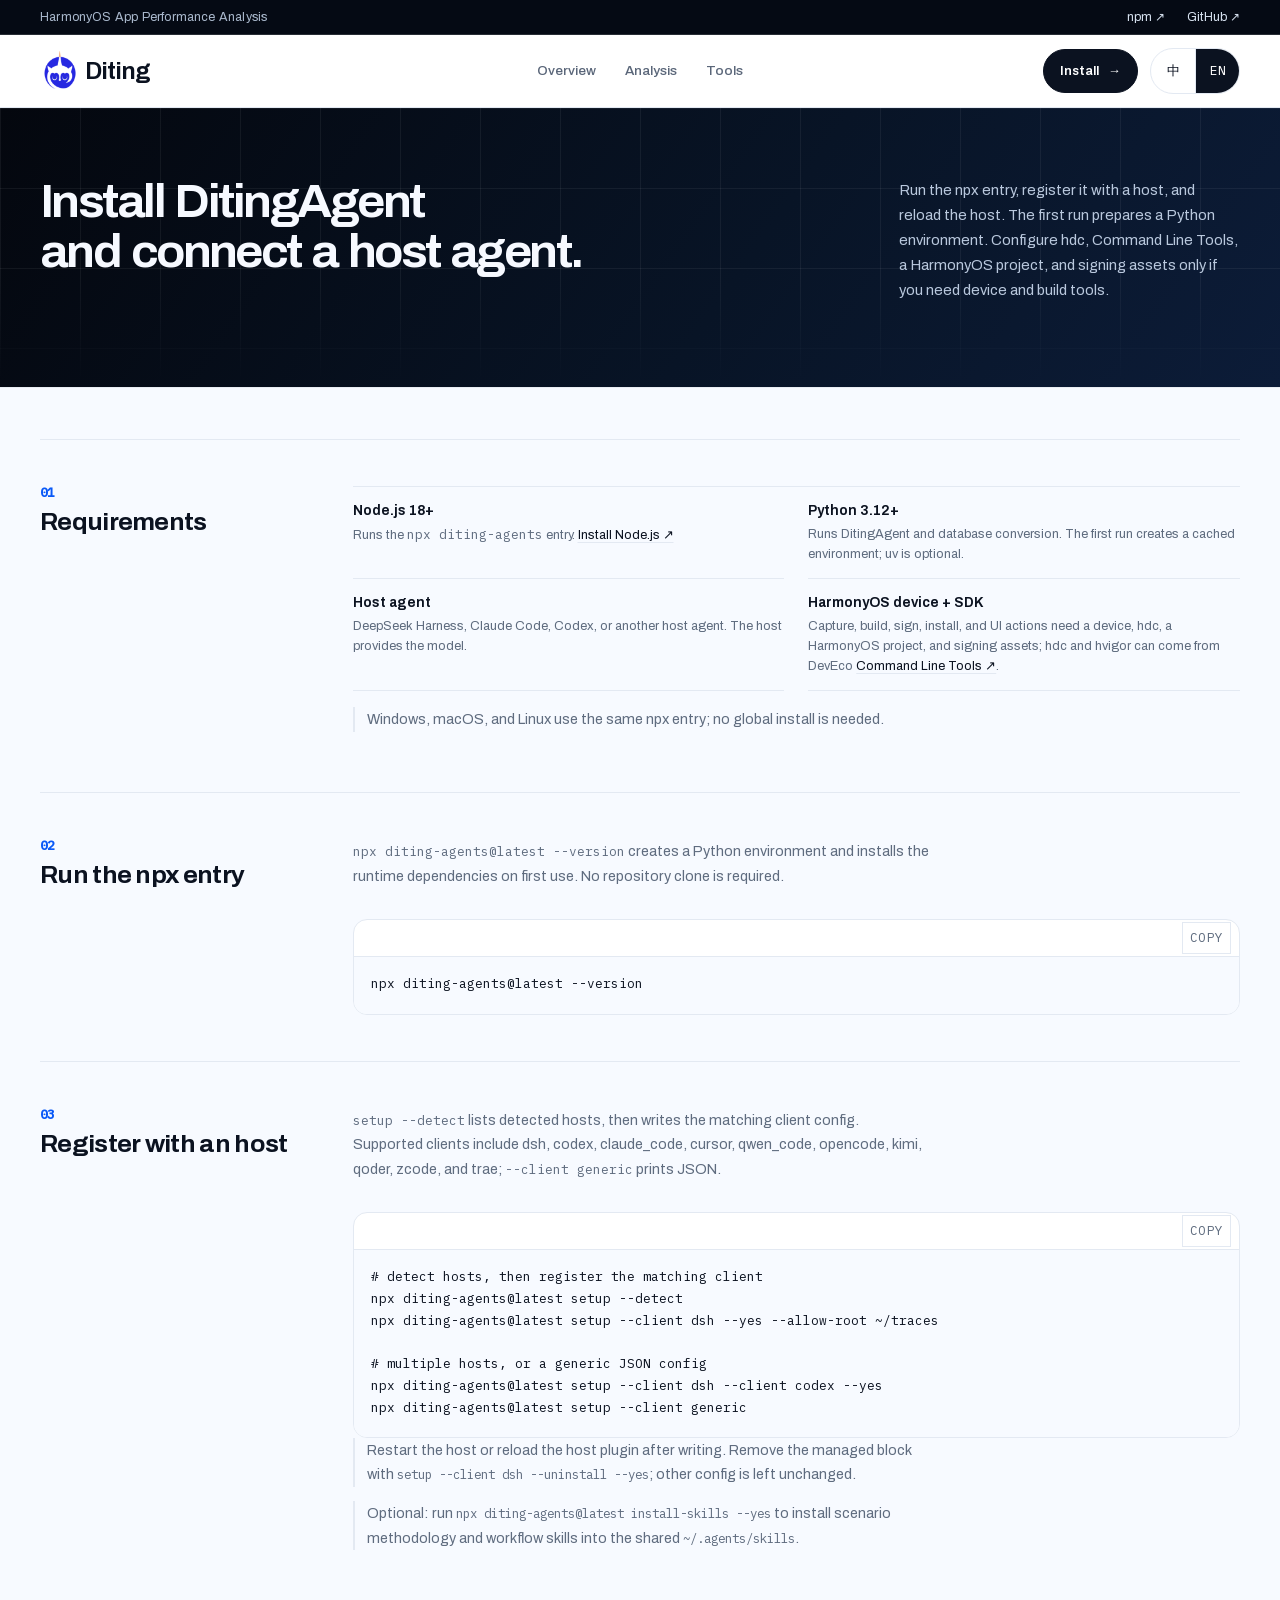
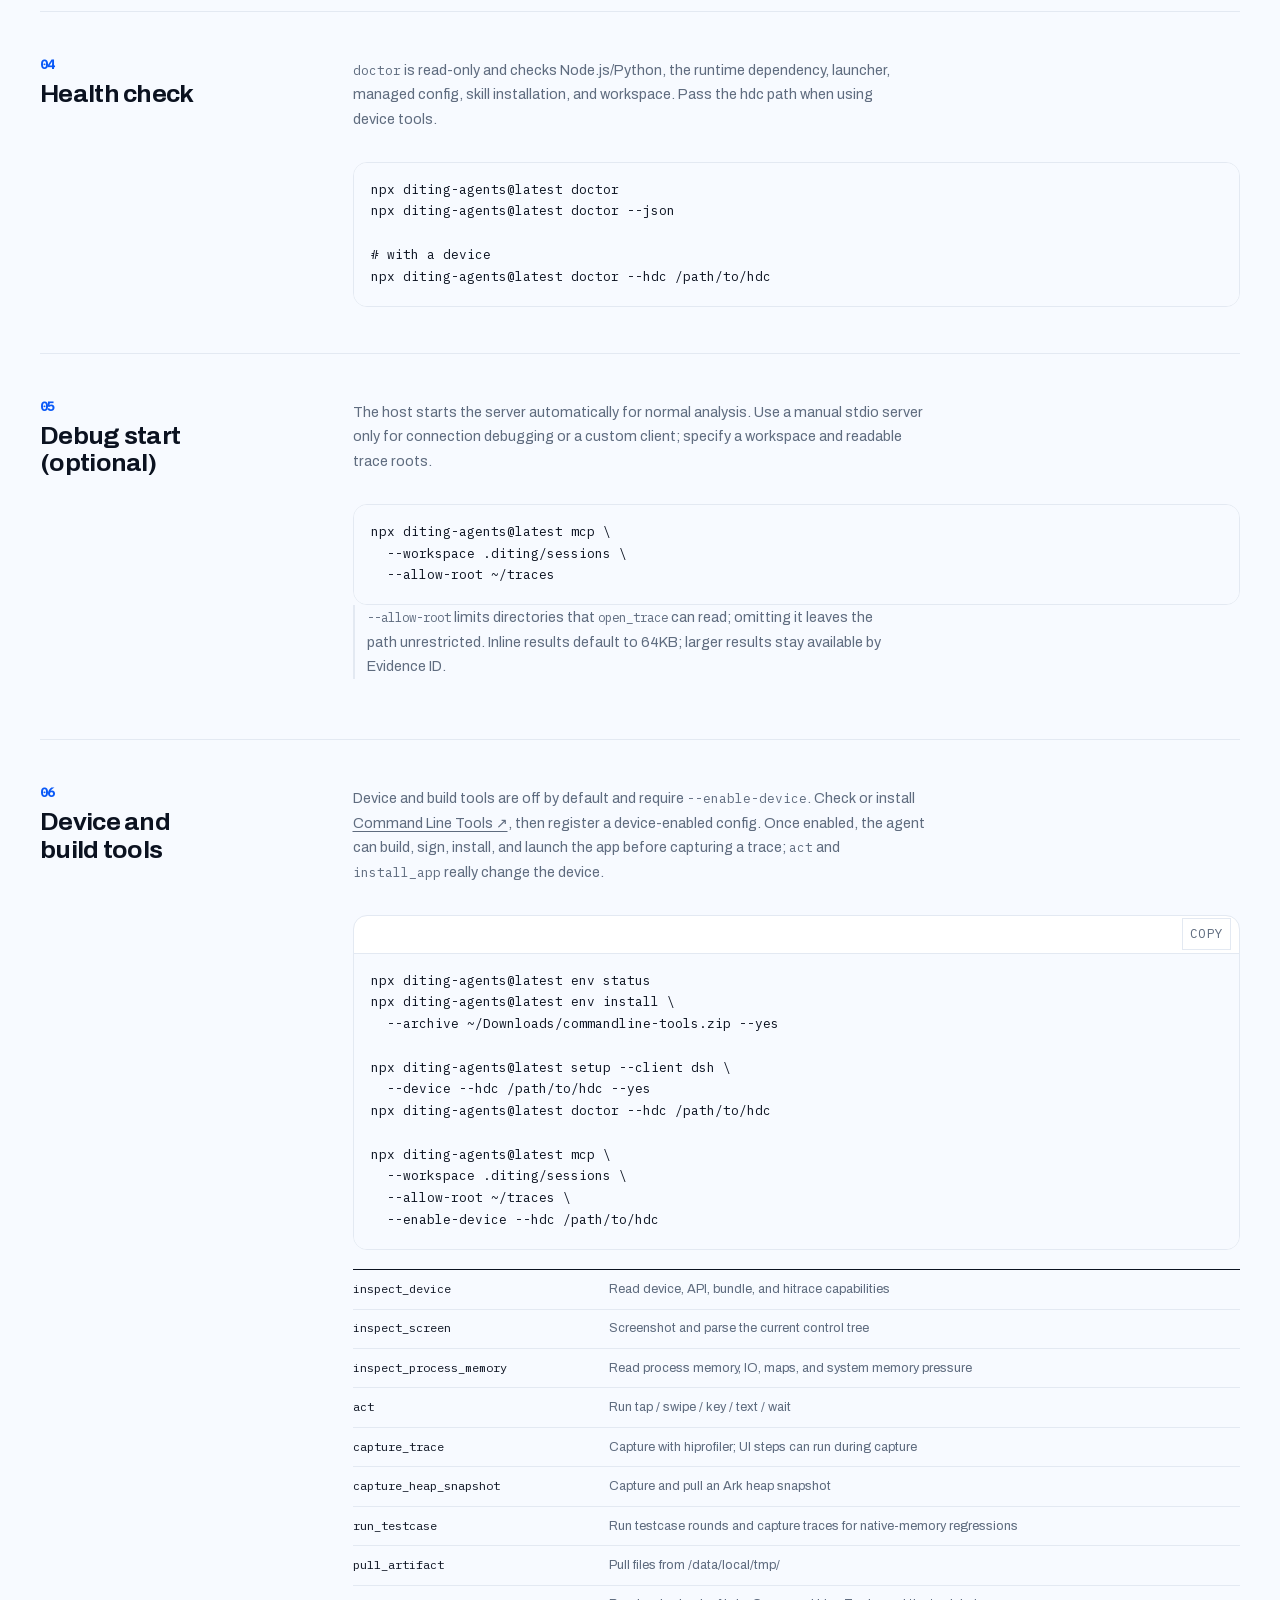
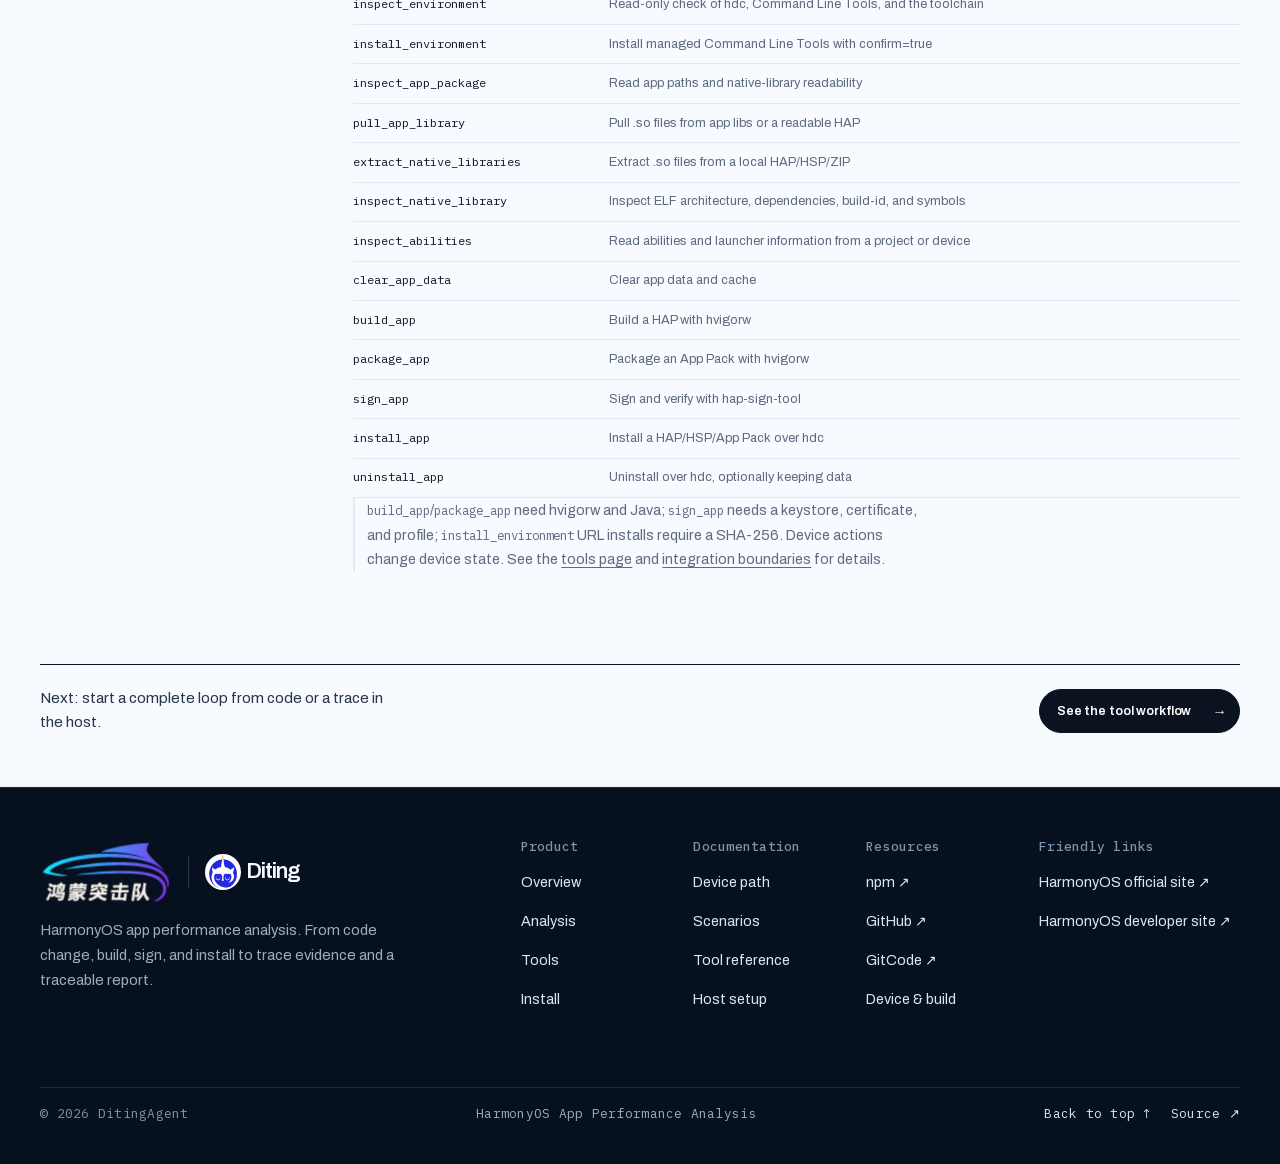
<file: install.html>
<!doctype html>
<html lang="en">
<head>
  <meta charset="utf-8">
  <meta name="viewport" content="width=device-width, initial-scale=1">
  <title>Install and host setup — Diting</title>
  <link rel="icon" href="assets/img/favicon.png" type="image/png">
  <meta name="description" content="Install DitingAgent with npx: Node.js 18+, Python 3.12+, host registration, health checks, and 21 optional HarmonyOS device and build tools.">
  <meta name="theme-color" content="#ffffff">
  <link rel="preload" href="assets/fonts/archivo-latin-variable.woff2" as="font" type="font/woff2" crossorigin>
  <script>
    (function () {
      document.documentElement.classList.add("js");
      try {
        var queryLang = new URLSearchParams(location.search).get("lang");
        var storedLang = localStorage.getItem("diting-lang");
        if (queryLang === "en" || (!queryLang && storedLang === "en")) {
          document.documentElement.lang = "en";
        }
      } catch (error) {}
    })();
  </script>
  <link rel="stylesheet" href="assets/css/style.css?v=20261125-8">
  <link rel="stylesheet" href="assets/css/redesign.css?v=20261125-8">
  <link rel="stylesheet" href="assets/css/theme.css?v=20261125-8">
  <link rel="stylesheet" href="assets/css/chrome.css?v=20261125-8">
  <link rel="stylesheet" href="assets/css/subpages.css?v=20261125-8">
  <link rel="stylesheet" href="assets/css/clean.css?v=20261125-8">
  <link rel="stylesheet" href="assets/css/polish.css?v=20261125-8">
</head>
<body data-page="install" data-title-zh="安装与宿主接入 — Diting" data-title-en="Install and host setup — Diting">
  <a class="skip-link" href="#main"><span class="lang-zh" lang="zh-CN">跳到主要内容</span><span class="lang-en" lang="en">Skip to content</span></a>

  <div class="utility-bar">
    <div class="container utility-bar__inner">
      <span class="utility-bar__label">HarmonyOS App Performance Analysis</span>
      <div class="utility-bar__links">
        <a href="https://www.npmjs.com/package/diting-agents" target="_blank" rel="noopener noreferrer">npm ↗</a>
        <a href="https://github.com/dt-hapo/dt-hapo.github.io" target="_blank" rel="noopener noreferrer">GitHub ↗</a>
      </div>
    </div>
  </div>

  <header class="site-header">
    <div class="container header-inner">
      <a class="brand" href="index.html" aria-label="Diting — Home">
        <img class="brand-logo" src="assets/img/logo-mark.png" alt="" width="36" height="36">
        <span class="brand-text">Diting</span>
      </a>
      <nav class="site-nav" id="site-nav" aria-label="Primary">
        <a class="nav-link" href="index.html"><span class="lang-zh" lang="zh-CN">概览</span><span class="lang-en" lang="en">Overview</span></a>
        <a class="nav-link" href="method.html"><span class="lang-zh" lang="zh-CN">分析</span><span class="lang-en" lang="en">Analysis</span></a>
        <a class="nav-link" href="tools.html"><span class="lang-zh" lang="zh-CN">工具</span><span class="lang-en" lang="en">Tools</span></a>
        <a class="nav-link nav-link--mobile-install" href="install.html" aria-current="page"><span class="lang-zh" lang="zh-CN">安装</span><span class="lang-en" lang="en">Install</span></a>
      </nav>
      <div class="header-actions">
        <a class="header-install" href="install.html" aria-current="page">
          <span><span class="lang-zh" lang="zh-CN">安装</span><span class="lang-en" lang="en">Install</span></span>
          <span aria-hidden="true">→</span>
        </a>
        <div class="lang-toggle" role="group" aria-label="Language / 语言">
          <button class="lang-btn" type="button" data-set-lang="zh" aria-pressed="false">中</button>
          <button class="lang-btn" type="button" data-set-lang="en" aria-pressed="true">EN</button>
        </div>
        <a class="source-link" href="https://gitcode.com/diting/DitingAgent" target="_blank" rel="noopener noreferrer">GitCode ↗</a>
        <button class="nav-toggle" type="button" data-nav-toggle aria-controls="site-nav" aria-expanded="false" aria-label="打开导航">
          <span class="nav-toggle__lines" aria-hidden="true"></span>
        </button>
      </div>
    </div>
  </header>

  <main id="main">
    <section class="page-hero" aria-labelledby="page-title">
      <div class="container">
        <div class="page-hero__body">
          <h1 id="page-title">
            <span class="lang-zh" lang="zh-CN">安装 DitingAgent，<br>接入宿主 Agent。</span>
            <span class="lang-en" lang="en">Install DitingAgent<br>and connect a host agent.</span>
          </h1>
          <div class="page-hero__aside">
            <p>
              <span class="lang-zh" lang="zh-CN">通过 npx 运行入口，注册到宿主，重载宿主后即可使用。首次执行会准备 Python 环境；需要设备与构建工具时再配置 hdc、Command Line Tools、HarmonyOS 工程和签名材料。</span>
              <span class="lang-en" lang="en">Run the npx entry, register it with a host, and reload the host. The first run prepares a Python environment. Configure hdc, Command Line Tools, a HarmonyOS project, and signing assets only if you need device and build tools.</span>
            </p>
          </div>
        </div>
      </div>
    </section>

    <section class="section">
      <div class="container">
        <div class="scenario-layout">
          <aside class="scenario-rail" aria-label="Install steps">
            <ol>
              <li><a href="#requirements"><span>01</span><span><span class="lang-zh" lang="zh-CN">前置条件</span><span class="lang-en" lang="en">Requirements</span></span></a></li>
              <li><a href="#install"><span>02</span><span><span class="lang-zh" lang="zh-CN">安装依赖</span><span class="lang-en" lang="en">Install</span></span></a></li>
              <li><a href="#host"><span>03</span><span><span class="lang-zh" lang="zh-CN">注册宿主</span><span class="lang-en" lang="en">Host setup</span></span></a></li>
              <li><a href="#verify"><span>04</span><span><span class="lang-zh" lang="zh-CN">健康检查</span><span class="lang-en" lang="en">Verify</span></span></a></li>
              <li><a href="#server"><span>05</span><span><span class="lang-zh" lang="zh-CN">调试（可选）</span><span class="lang-en" lang="en">Debug (optional)</span></span></a></li>
              <li><a href="#device"><span>06</span><span><span class="lang-zh" lang="zh-CN">设备与构建</span><span class="lang-en" lang="en">Device &amp; build</span></span></a></li>
            </ol>
          </aside>

          <div class="install-content">
            <section class="install-section" id="requirements" aria-labelledby="requirements-title">
              <h2 id="requirements-title"><span class="lang-zh" lang="zh-CN">前置条件</span><span class="lang-en" lang="en">Requirements</span></h2>
              <div class="requirements">
                <div class="requirement">
                  <strong>Node.js 18+</strong>
                  <p><span class="lang-zh" lang="zh-CN">运行 <code>npx diting-agents</code> 入口。<a href="https://nodejs.org/" target="_blank" rel="noopener noreferrer">安装 Node.js ↗</a></span><span class="lang-en" lang="en">Runs the <code>npx diting-agents</code> entry. <a href="https://nodejs.org/" target="_blank" rel="noopener noreferrer">Install Node.js ↗</a></span></p>
                </div>
                <div class="requirement">
                  <strong>Python 3.12+</strong>
                  <p><span class="lang-zh" lang="zh-CN">运行 DitingAgent 和数据库转换。首次运行会在缓存目录创建环境；uv 可选。</span><span class="lang-en" lang="en">Runs DitingAgent and database conversion. The first run creates a cached environment; uv is optional.</span></p>
                </div>
                <div class="requirement">
                  <strong><span class="lang-zh" lang="zh-CN">宿主 Agent</span><span class="lang-en" lang="en">Host agent</span></strong>
                  <p><span class="lang-zh" lang="zh-CN">DeepSeek Harness、Claude Code、Codex 或其他宿主 Agent；模型由宿主提供。</span><span class="lang-en" lang="en">DeepSeek Harness, Claude Code, Codex, or another host agent. The host provides the model.</span></p>
                </div>
                <div class="requirement">
                  <strong>HarmonyOS device + SDK</strong>
                  <p><span class="lang-zh" lang="zh-CN">设备抓取、构建、签名、安装和 UI 操作需要设备、hdc、HarmonyOS 工程与签名材料；hdc 与 hvigor 可来自 DevEco <a href="https://developer.huawei.com/consumer/cn/doc/harmonyos-guides/ide-commandline-get" target="_blank" rel="noopener noreferrer">Command Line Tools ↗</a>。</span><span class="lang-en" lang="en">Capture, build, sign, install, and UI actions need a device, hdc, a HarmonyOS project, and signing assets; hdc and hvigor can come from DevEco <a href="https://developer.huawei.com/consumer/en/doc/harmonyos-guides/ide-commandline-get" target="_blank" rel="noopener noreferrer">Command Line Tools ↗</a>.</span></p>
                </div>
              </div>
              <p class="device-note"><span class="lang-zh" lang="zh-CN">Windows、macOS 和 Linux 都使用同一条 npx 命令；不需要全局安装。</span><span class="lang-en" lang="en">Windows, macOS, and Linux use the same npx entry; no global install is needed.</span></p>
            </section>

            <section class="install-section" id="install" aria-labelledby="install-title">
              <h2 id="install-title"><span class="lang-zh" lang="zh-CN">运行 npx 入口</span><span class="lang-en" lang="en">Run the npx entry</span></h2>
              <p>
                <span class="lang-zh" lang="zh-CN"><code>npx diting-agents@latest --version</code> 首次会创建 Python 环境并安装运行依赖；不需要克隆仓库。</span>
                <span class="lang-en" lang="en"><code>npx diting-agents@latest --version</code> creates a Python environment and installs the runtime dependencies on first use. No repository clone is required.</span>
              </p>
              <div class="code-box">
                <div class="code-top">
                  <span>terminal / bash</span>
                  <button class="copy-btn" type="button" data-copy="#install-code"><span class="copy-default"><span class="lang-zh" lang="zh-CN">复制</span><span class="lang-en" lang="en">Copy</span></span><span class="copy-done"><span class="lang-zh" lang="zh-CN">已复制</span><span class="lang-en" lang="en">Copied</span></span></button>
                </div>
                <pre><code id="install-code">npx diting-agents@latest --version</code></pre>
              </div>
            </section>

            <section class="install-section" id="host" aria-labelledby="host-title">
              <h2 id="host-title"><span class="lang-zh" lang="zh-CN">注册到 宿主</span><span class="lang-en" lang="en">Register with an host</span></h2>
              <p>
                <span class="lang-zh" lang="zh-CN"><code>setup --detect</code> 先列出本机检测到的宿主，再选择对应客户端写入配置。支持 dsh、codex、claude_code、cursor、qwen_code、opencode、kimi、qoder、zcode、trae；<code>--client generic</code> 可输出 JSON。</span>
                <span class="lang-en" lang="en"><code>setup --detect</code> lists detected hosts, then writes the matching client config. Supported clients include dsh, codex, claude_code, cursor, qwen_code, opencode, kimi, qoder, zcode, and trae; <code>--client generic</code> prints JSON.</span>
              </p>
              <div class="code-box">
                <div class="code-top">
                  <span>terminal / bash</span>
                  <button class="copy-btn" type="button" data-copy="#host-code"><span class="copy-default"><span class="lang-zh" lang="zh-CN">复制</span><span class="lang-en" lang="en">Copy</span></span><span class="copy-done"><span class="lang-zh" lang="zh-CN">已复制</span><span class="lang-en" lang="en">Copied</span></span></button>
                </div>
                <pre><code id="host-code"># detect hosts, then register the matching client
npx diting-agents@latest setup --detect
npx diting-agents@latest setup --client dsh --yes --allow-root ~/traces

# multiple hosts, or a generic JSON config
npx diting-agents@latest setup --client dsh --client codex --yes
npx diting-agents@latest setup --client generic</code></pre>
              </div>
              <p class="device-note"><span class="lang-zh" lang="zh-CN">写入后重启宿主或重载宿主插件。移除托管块使用 <code>setup --client dsh --uninstall --yes</code>，其他配置保持不变。</span><span class="lang-en" lang="en">Restart the host or reload the host plugin after writing. Remove the managed block with <code>setup --client dsh --uninstall --yes</code>; other config is left unchanged.</span></p>              <p class="device-note"><span class="lang-zh" lang="zh-CN">可选：运行 <code>npx diting-agents@latest install-skills --yes</code>，把场景方法论和工作流 Skill 安装到共享的 <code>~/.agents/skills</code>。</span><span class="lang-en" lang="en">Optional: run <code>npx diting-agents@latest install-skills --yes</code> to install scenario methodology and workflow skills into the shared <code>~/.agents/skills</code>.</span></p>

            </section>

            <section class="install-section" id="verify" aria-labelledby="verify-title">
              <h2 id="verify-title"><span class="lang-zh" lang="zh-CN">健康检查</span><span class="lang-en" lang="en">Health check</span></h2>
              <p>
                <span class="lang-zh" lang="zh-CN"><code>doctor</code> 是只读检查，验证 Node.js/Python、运行依赖、启动命令、托管配置、技能安装和工作目录。需要设备时把 hdc 路径一起传入。</span>
                <span class="lang-en" lang="en"><code>doctor</code> is read-only and checks Node.js/Python, the runtime dependency, launcher, managed config, skill installation, and workspace. Pass the hdc path when using device tools.</span>
              </p>
              <div class="code-box">
                <div class="code-top"><span>terminal / bash</span><span>doctor</span></div>
                <pre><code>npx diting-agents@latest doctor
npx diting-agents@latest doctor --json

# with a device
npx diting-agents@latest doctor --hdc /path/to/hdc</code></pre>
              </div>
            </section>

            <section class="install-section" id="server" aria-labelledby="server-title">
              <h2 id="server-title"><span class="lang-zh" lang="zh-CN">调试启动（可选）</span><span class="lang-en" lang="en">Debug start (optional)</span></h2>
              <p>
                <span class="lang-zh" lang="zh-CN">日常分析由宿主自动启动 server。只有在调试连接或自定义客户端时，才需要手动运行 stdio server；指定 workspace 和可读取的 Trace 根目录。</span>
                <span class="lang-en" lang="en">The host starts the server automatically for normal analysis. Use a manual stdio server only for connection debugging or a custom client; specify a workspace and readable trace roots.</span>
              </p>
              <div class="code-box">
                <div class="code-top"><span>terminal / bash</span><span>stdio</span></div>
                <pre><code>npx diting-agents@latest mcp \
  --workspace .diting/sessions \
  --allow-root ~/traces</code></pre>
              </div>
              <p class="device-note"><span class="lang-zh" lang="zh-CN"><code>--allow-root</code> 限制 <code>open_trace</code> 可读取的目录；省略表示不限制。单次结果默认内联 64KB，超出后保留 Evidence ID。</span><span class="lang-en" lang="en"><code>--allow-root</code> limits directories that <code>open_trace</code> can read; omitting it leaves the path unrestricted. Inline results default to 64KB; larger results stay available by Evidence ID.</span></p>
            </section>

            <section class="install-section" id="device" aria-labelledby="device-title">
              <h2 id="device-title"><span class="lang-zh" lang="zh-CN">设备与构建工具</span><span class="lang-en" lang="en">Device and build tools</span></h2>
              <p>
                <span class="lang-zh" lang="zh-CN">设备与构建工具默认关闭，需要 <code>--enable-device</code>；共 21 个工具。先检查或安装 <a href="https://developer.huawei.com/consumer/cn/doc/harmonyos-guides/ide-commandline-get" target="_blank" rel="noopener noreferrer">Command Line Tools ↗</a>，再注册带 hdc 的设备配置。开启后 Agent 可以构建、签名、安装并启动应用，再抓 Trace；<code>act</code> 和 <code>install_app</code> 会真实修改设备。</span>
                <span class="lang-en" lang="en">Device and build tools are off by default and require <code>--enable-device</code>. Check or install <a href="https://developer.huawei.com/consumer/en/doc/harmonyos-guides/ide-commandline-get" target="_blank" rel="noopener noreferrer">Command Line Tools ↗</a>, then register a device-enabled config. Once enabled, the agent can build, sign, install, and launch the app before capturing a trace; <code>act</code> and <code>install_app</code> really change the device.</span>
              </p>
              <div class="code-box">
                <div class="code-top">
                  <span>terminal / bash</span>
                  <button class="copy-btn" type="button" data-copy="#device-code"><span class="copy-default"><span class="lang-zh" lang="zh-CN">复制</span><span class="lang-en" lang="en">Copy</span></span><span class="copy-done"><span class="lang-zh" lang="zh-CN">已复制</span><span class="lang-en" lang="en">Copied</span></span></button>
                </div>
                <pre><code id="device-code">npx diting-agents@latest env status
npx diting-agents@latest env install \
  --archive ~/Downloads/commandline-tools.zip --yes

npx diting-agents@latest setup --client dsh \
  --device --hdc /path/to/hdc --yes
npx diting-agents@latest doctor --hdc /path/to/hdc

npx diting-agents@latest mcp \
  --workspace .diting/sessions \
  --allow-root ~/traces \
  --enable-device --hdc /path/to/hdc</code></pre>
              </div>
              <div class="tool-table">
                <div class="tool-table__row"><code>inspect_device</code><span><span class="lang-zh" lang="zh-CN">读取设备、API、Bundle 与 hitrace 能力</span><span class="lang-en" lang="en">Read device, API, bundle, and hitrace capabilities</span></span></div>
                <div class="tool-table__row"><code>inspect_screen</code><span><span class="lang-zh" lang="zh-CN">截图并解析当前控件树</span><span class="lang-en" lang="en">Screenshot and parse the current control tree</span></span></div>
                <div class="tool-table__row"><code>inspect_process_memory</code><span><span class="lang-zh" lang="zh-CN">读取进程内存、IO、maps 与系统内存压力</span><span class="lang-en" lang="en">Read process memory, IO, maps, and system memory pressure</span></span></div>
                <div class="tool-table__row"><code>act</code><span><span class="lang-zh" lang="zh-CN">执行 tap / swipe / key / text / wait</span><span class="lang-en" lang="en">Run tap / swipe / key / text / wait</span></span></div>
                <div class="tool-table__row"><code>capture_trace</code><span><span class="lang-zh" lang="zh-CN">用 hiprofiler 抓 Trace，可在抓取期间执行 UI 步骤</span><span class="lang-en" lang="en">Capture with hiprofiler; UI steps can run during capture</span></span></div>
                <div class="tool-table__row"><code>capture_heap_snapshot</code><span><span class="lang-zh" lang="zh-CN">抓取 Ark heap snapshot 并拉回</span><span class="lang-en" lang="en">Capture and pull an Ark heap snapshot</span></span></div>
                <div class="tool-table__row"><code>run_testcase</code><span><span class="lang-zh" lang="zh-CN">按轮次运行 testcase 并抓取 Trace，用于 native-memory 回归</span><span class="lang-en" lang="en">Run testcase rounds and capture traces for native-memory regressions</span></span></div>
                <div class="tool-table__row"><code>pull_artifact</code><span><span class="lang-zh" lang="zh-CN">从 /data/local/tmp/ 拉取文件</span><span class="lang-en" lang="en">Pull files from /data/local/tmp/</span></span></div>
                <div class="tool-table__row"><code>inspect_environment</code><span><span class="lang-zh" lang="zh-CN">只读检查 hdc、Command Line Tools 和工具链</span><span class="lang-en" lang="en">Read-only check of hdc, Command Line Tools, and the toolchain</span></span></div>
                <div class="tool-table__row"><code>install_environment</code><span><span class="lang-zh" lang="zh-CN">在 confirm=true 时安装托管 Command Line Tools</span><span class="lang-en" lang="en">Install managed Command Line Tools with confirm=true</span></span></div>
              <div class="tool-table__row"><code>inspect_app_package</code><span><span class="lang-zh" lang="zh-CN">读取应用路径与 native 库可读性</span><span class="lang-en" lang="en">Read app paths and native-library readability</span></span></div>
              <div class="tool-table__row"><code>pull_app_library</code><span><span class="lang-zh" lang="zh-CN">从应用 libs 或可读 HAP 拉取 .so</span><span class="lang-en" lang="en">Pull .so files from app libs or a readable HAP</span></span></div>
              <div class="tool-table__row"><code>extract_native_libraries</code><span><span class="lang-zh" lang="zh-CN">从本地 HAP/HSP/ZIP 提取 .so</span><span class="lang-en" lang="en">Extract .so files from a local HAP/HSP/ZIP</span></span></div>
              <div class="tool-table__row"><code>inspect_native_library</code><span><span class="lang-zh" lang="zh-CN">解析 ELF 架构、依赖、build-id 与符号</span><span class="lang-en" lang="en">Inspect ELF architecture, dependencies, build-id, and symbols</span></span></div>
              <div class="tool-table__row"><code>inspect_abilities</code><span><span class="lang-zh" lang="zh-CN">读取工程或设备上的 Ability 与 launcher</span><span class="lang-en" lang="en">Read abilities and launcher information from a project or device</span></span></div>
              <div class="tool-table__row"><code>clear_app_data</code><span><span class="lang-zh" lang="zh-CN">清除应用 data/cache</span><span class="lang-en" lang="en">Clear app data and cache</span></span></div>
              <div class="tool-table__row"><code>build_app</code><span><span class="lang-zh" lang="zh-CN">用 hvigorw 构建 HAP</span><span class="lang-en" lang="en">Build a HAP with hvigorw</span></span></div>
              <div class="tool-table__row"><code>package_app</code><span><span class="lang-zh" lang="zh-CN">用 hvigorw 打包 App Pack</span><span class="lang-en" lang="en">Package an App Pack with hvigorw</span></span></div>
              <div class="tool-table__row"><code>sign_app</code><span><span class="lang-zh" lang="zh-CN">用 hap-sign-tool 签名并验证</span><span class="lang-en" lang="en">Sign and verify with hap-sign-tool</span></span></div>
              <div class="tool-table__row"><code>install_app</code><span><span class="lang-zh" lang="zh-CN">通过 hdc 安装 HAP/HSP/App Pack</span><span class="lang-en" lang="en">Install a HAP/HSP/App Pack over hdc</span></span></div>
              <div class="tool-table__row"><code>uninstall_app</code><span><span class="lang-zh" lang="zh-CN">通过 hdc 卸载，可保留数据</span><span class="lang-en" lang="en">Uninstall over hdc, optionally keeping data</span></span></div>
              </div>
              <p class="device-note"><span class="lang-zh" lang="zh-CN"><code>build_app</code>/<code>package_app</code> 需要 hvigorw 与 Java；<code>sign_app</code> 需要 keystore、证书和 profile；<code>install_environment</code> 的 URL 安装必须提供 SHA-256。设备动作会修改设备状态。详细约束见 <a href="tools.html#device">工具页</a> 和 <a href="tools.html#mcp-boundaries">权限边界</a>。</span><span class="lang-en" lang="en"><code>build_app</code>/<code>package_app</code> need hvigorw and Java; <code>sign_app</code> needs a keystore, certificate, and profile; <code>install_environment</code> URL installs require a SHA-256. Device actions change device state. See the <a href="tools.html#device">tools page</a> and <a href="tools.html#mcp-boundaries">integration boundaries</a> for details.</span></p>
            </section>

            <div class="install-finish">
              <p><span class="lang-zh" lang="zh-CN">下一步：在宿主中从代码或 Trace 开始一次完整闭环。</span><span class="lang-en" lang="en">Next: start a complete loop from code or a trace in the host.</span></p>
              <a class="btn btn--primary" href="tools.html#session"><span><span class="lang-zh" lang="zh-CN">查看工具流程</span><span class="lang-en" lang="en">See the tool workflow</span></span><span class="btn__arrow" aria-hidden="true">→</span></a>
            </div>
          </div>
        </div>
      </div>
    </section>
  </main>

  <footer class="site-footer">
    <div class="container">
      <div class="footer-grid">
        <div class="footer-brand">
          <div class="footer-brand__logos">
            <img class="footer-squad-logo" src="assets/img/harmony-squad-logo-light.png" alt="鸿蒙突击队" width="720" height="360" loading="lazy">
            <span class="footer-brand__sep" aria-hidden="true"></span>
            <a class="brand" href="index.html" aria-label="Diting — Home">
              <img class="brand-logo" src="assets/img/logo-mark.png" alt="" width="34" height="34">
              <span class="brand-text">Diting</span>
            </a>
          </div>
          <p class="footer-desc">
            <span class="lang-zh" lang="zh-CN">HarmonyOS 应用性能分析。从改代码、构建、签名、安装到 Trace 取证，输出可追溯的报告。</span>
            <span class="lang-en" lang="en">HarmonyOS app performance analysis. From code change, build, sign, and install to trace evidence and a traceable report.</span>
          </p>
        </div>
        <div class="footer-links">
          <div class="footer-col">
            <h3><span class="lang-zh" lang="zh-CN">产品</span><span class="lang-en" lang="en">Product</span></h3>
            <a href="index.html"><span class="lang-zh" lang="zh-CN">概览</span><span class="lang-en" lang="en">Overview</span></a>
            <a href="method.html"><span class="lang-zh" lang="zh-CN">分析</span><span class="lang-en" lang="en">Analysis</span></a>
            <a href="tools.html"><span class="lang-zh" lang="zh-CN">工具</span><span class="lang-en" lang="en">Tools</span></a>
            <a href="install.html"><span class="lang-zh" lang="zh-CN">安装</span><span class="lang-en" lang="en">Install</span></a>
          </div>
          <div class="footer-col">
            <h3><span class="lang-zh" lang="zh-CN">文档</span><span class="lang-en" lang="en">Documentation</span></h3>
            <a href="method.html#device"><span class="lang-zh" lang="zh-CN">设备路径</span><span class="lang-en" lang="en">Device path</span></a>
            <a href="method.html#scenarios"><span class="lang-zh" lang="zh-CN">场景边界</span><span class="lang-en" lang="en">Scenarios</span></a>
            <a href="tools.html"><span class="lang-zh" lang="zh-CN">工具参考</span><span class="lang-en" lang="en">Tool reference</span></a>
            <a href="tools.html#mcp"><span class="lang-zh" lang="zh-CN">宿主接入</span><span class="lang-en" lang="en">Host setup</span></a>
          </div>
          <div class="footer-col">
            <h3><span class="lang-zh" lang="zh-CN">资源</span><span class="lang-en" lang="en">Resources</span></h3>
            <a href="https://www.npmjs.com/package/diting-agents" target="_blank" rel="noopener noreferrer">npm ↗</a>
            <a href="https://github.com/dt-hapo/dt-hapo.github.io" target="_blank" rel="noopener noreferrer">GitHub ↗</a>
            <a href="https://gitcode.com/diting/DitingAgent" target="_blank" rel="noopener noreferrer">GitCode ↗</a>
            <a href="install.html#device"><span class="lang-zh" lang="zh-CN">设备与构建</span><span class="lang-en" lang="en">Device &amp; build</span></a>
          </div>
          <div class="footer-col">
            <h3><span class="lang-zh" lang="zh-CN">友情链接</span><span class="lang-en" lang="en">Friendly links</span></h3>
            <a href="https://www.harmonyos.com/cn/" target="_blank" rel="noopener noreferrer"><span class="lang-zh" lang="zh-CN">HarmonyOS 官网&nbsp;↗</span><span class="lang-en" lang="en">HarmonyOS official site&nbsp;↗</span></a>
            <a href="https://developer.huawei.com/consumer/cn/" target="_blank" rel="noopener noreferrer"><span class="lang-zh" lang="zh-CN">HarmonyOS 开发者官网&nbsp;↗</span><span class="lang-en" lang="en">HarmonyOS developer site&nbsp;↗</span></a>
          </div>
        </div>
      </div>
      <div class="footer-meta">
        <span>© 2026 DitingAgent</span>
        <span class="footer-meta__note">HarmonyOS App Performance Analysis</span>
        <div class="footer-meta__links">
          <a href="#main"><span class="lang-zh" lang="zh-CN">回到顶部 ↑</span><span class="lang-en" lang="en">Back to top ↑</span></a>
          <a href="https://github.com/dt-hapo/dt-hapo.github.io" target="_blank" rel="noopener noreferrer">Source ↗</a>
        </div>
      </div>
    </div>
  </footer>

  <script src="assets/js/site.js?v=20261111-1" defer></script>
</body>
</html>
</file>
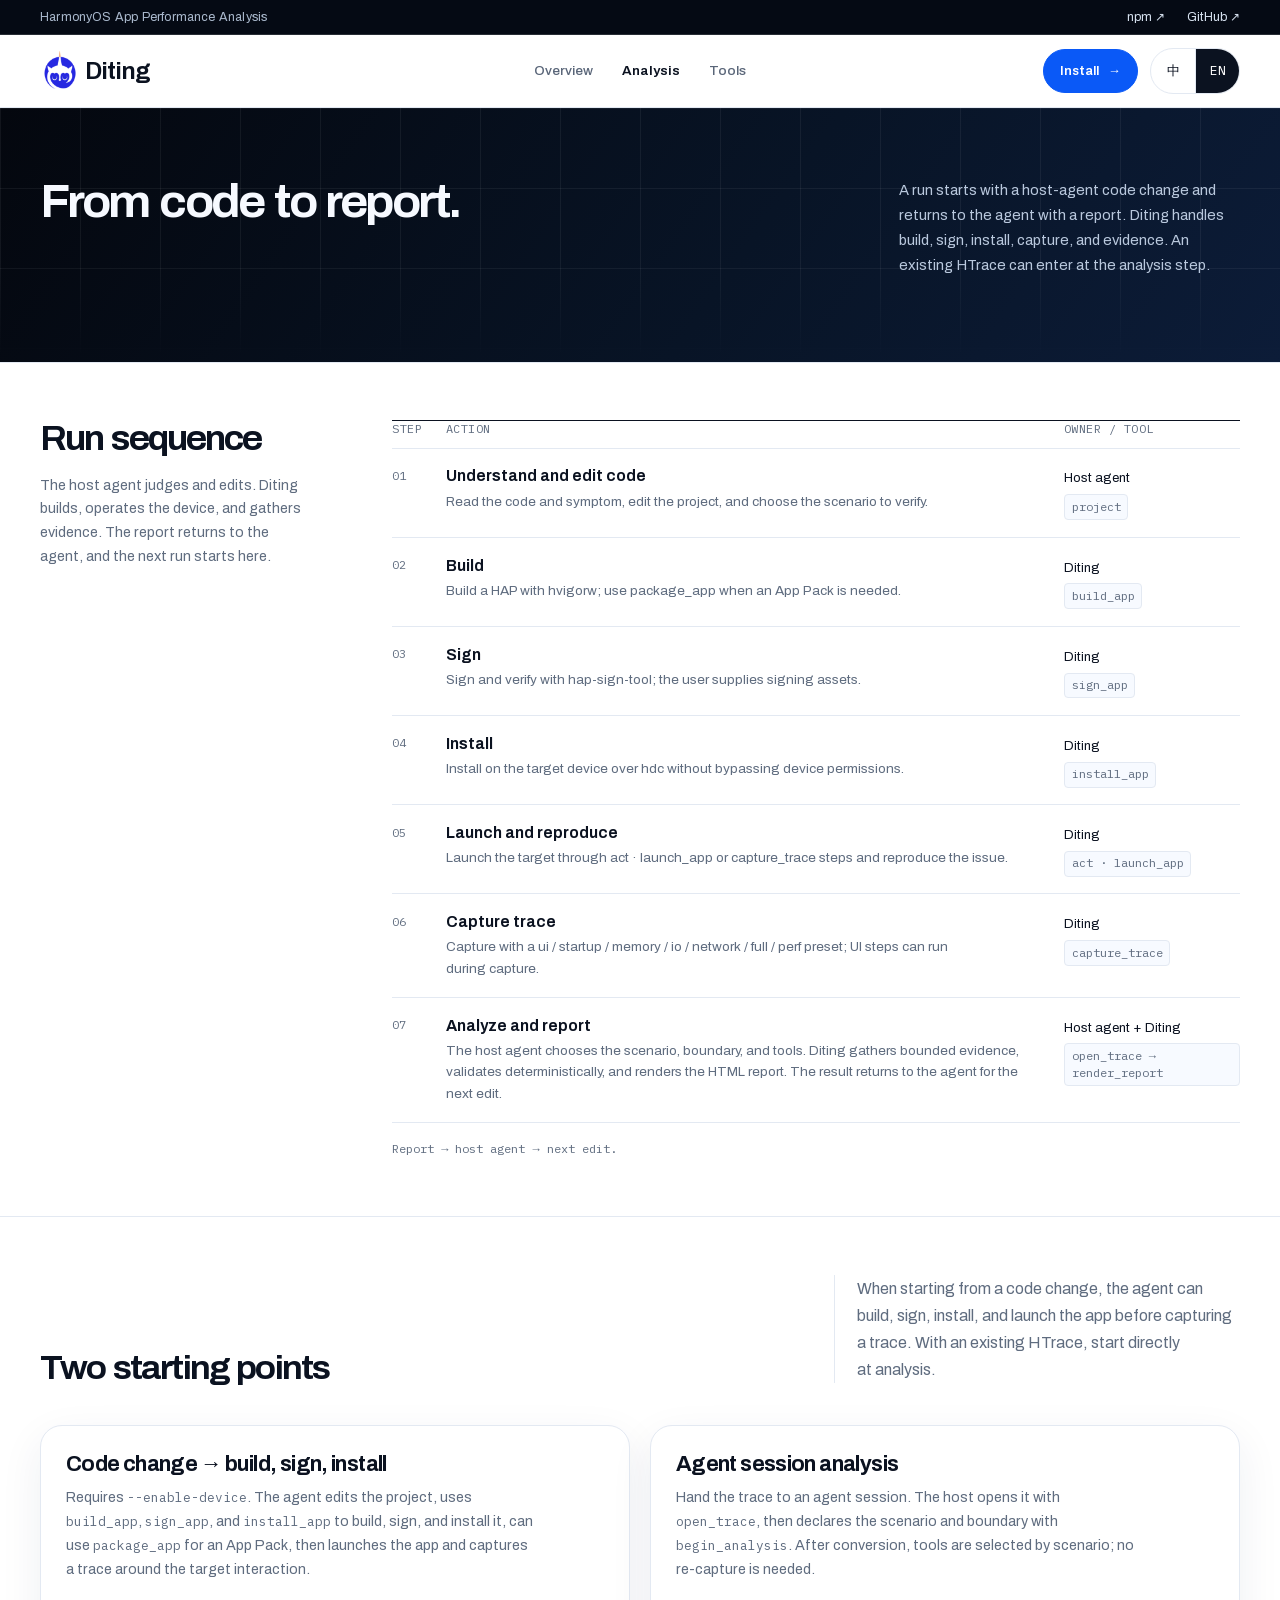
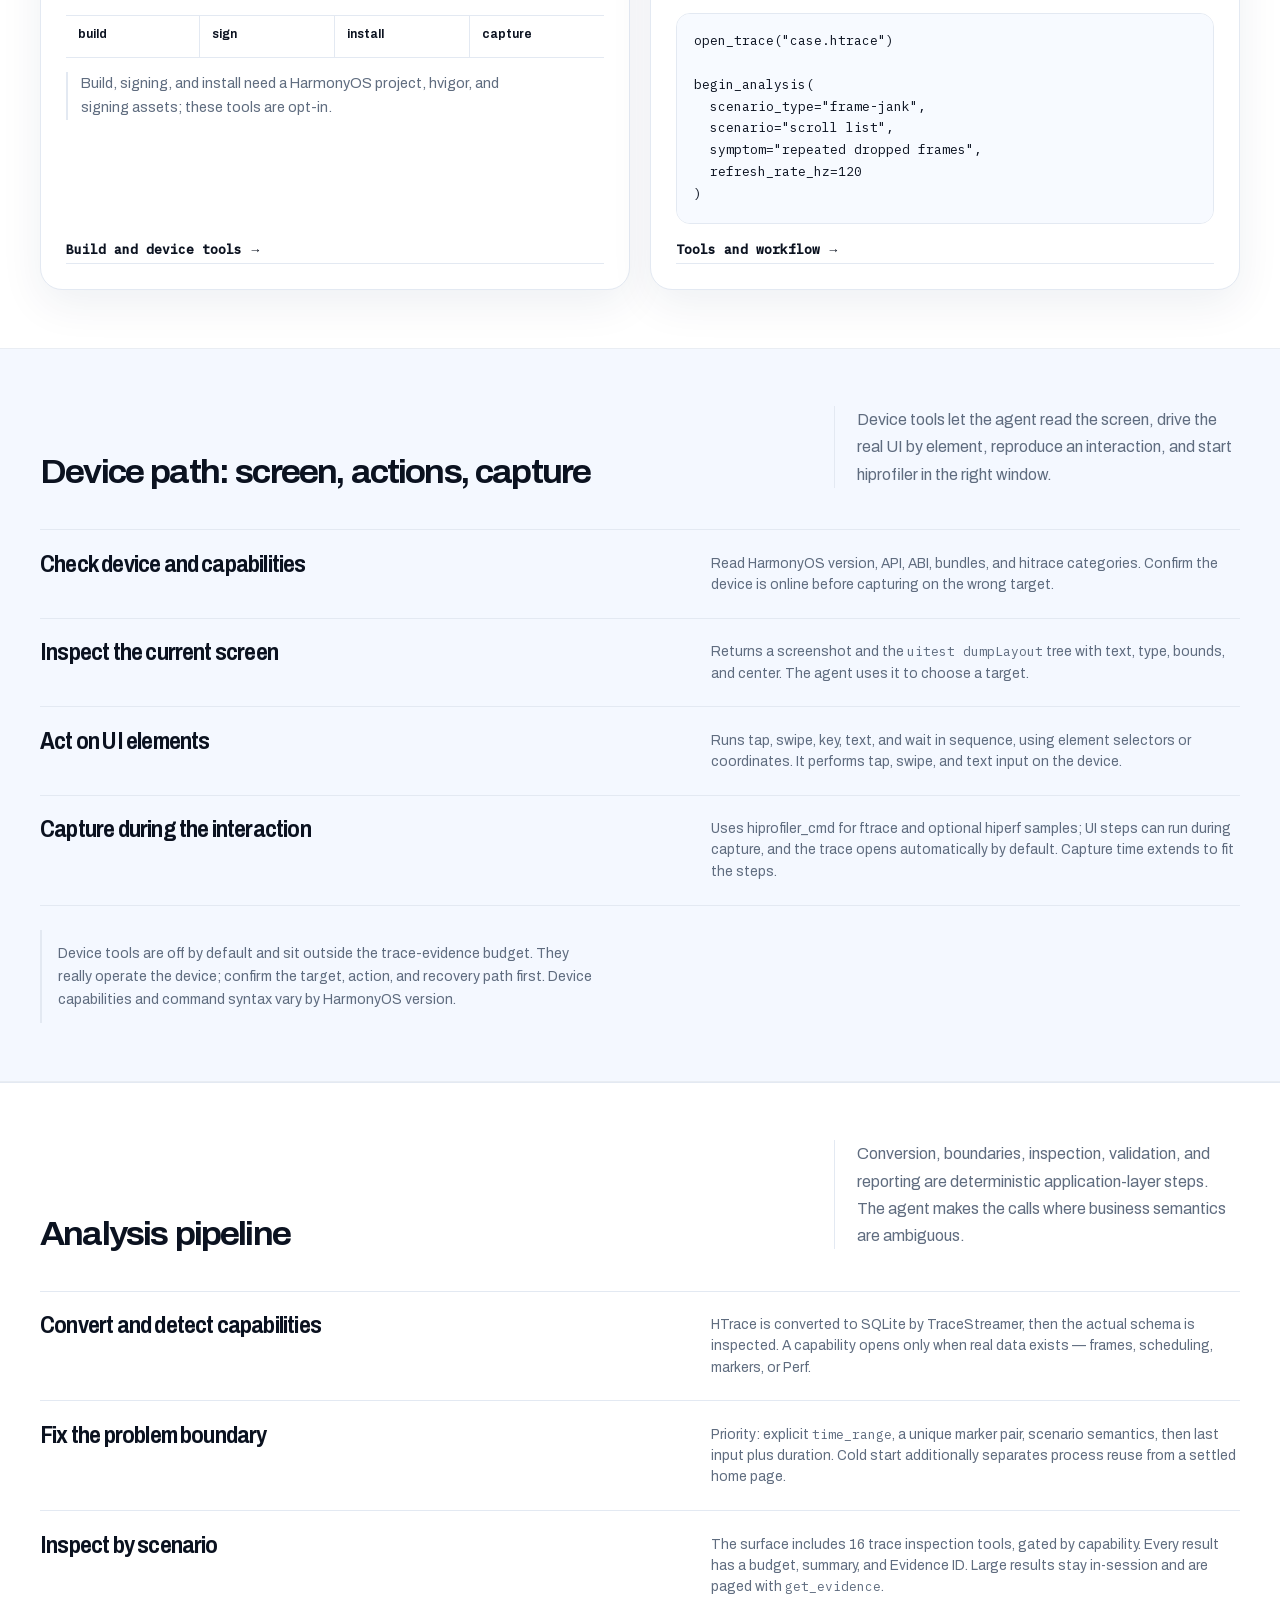
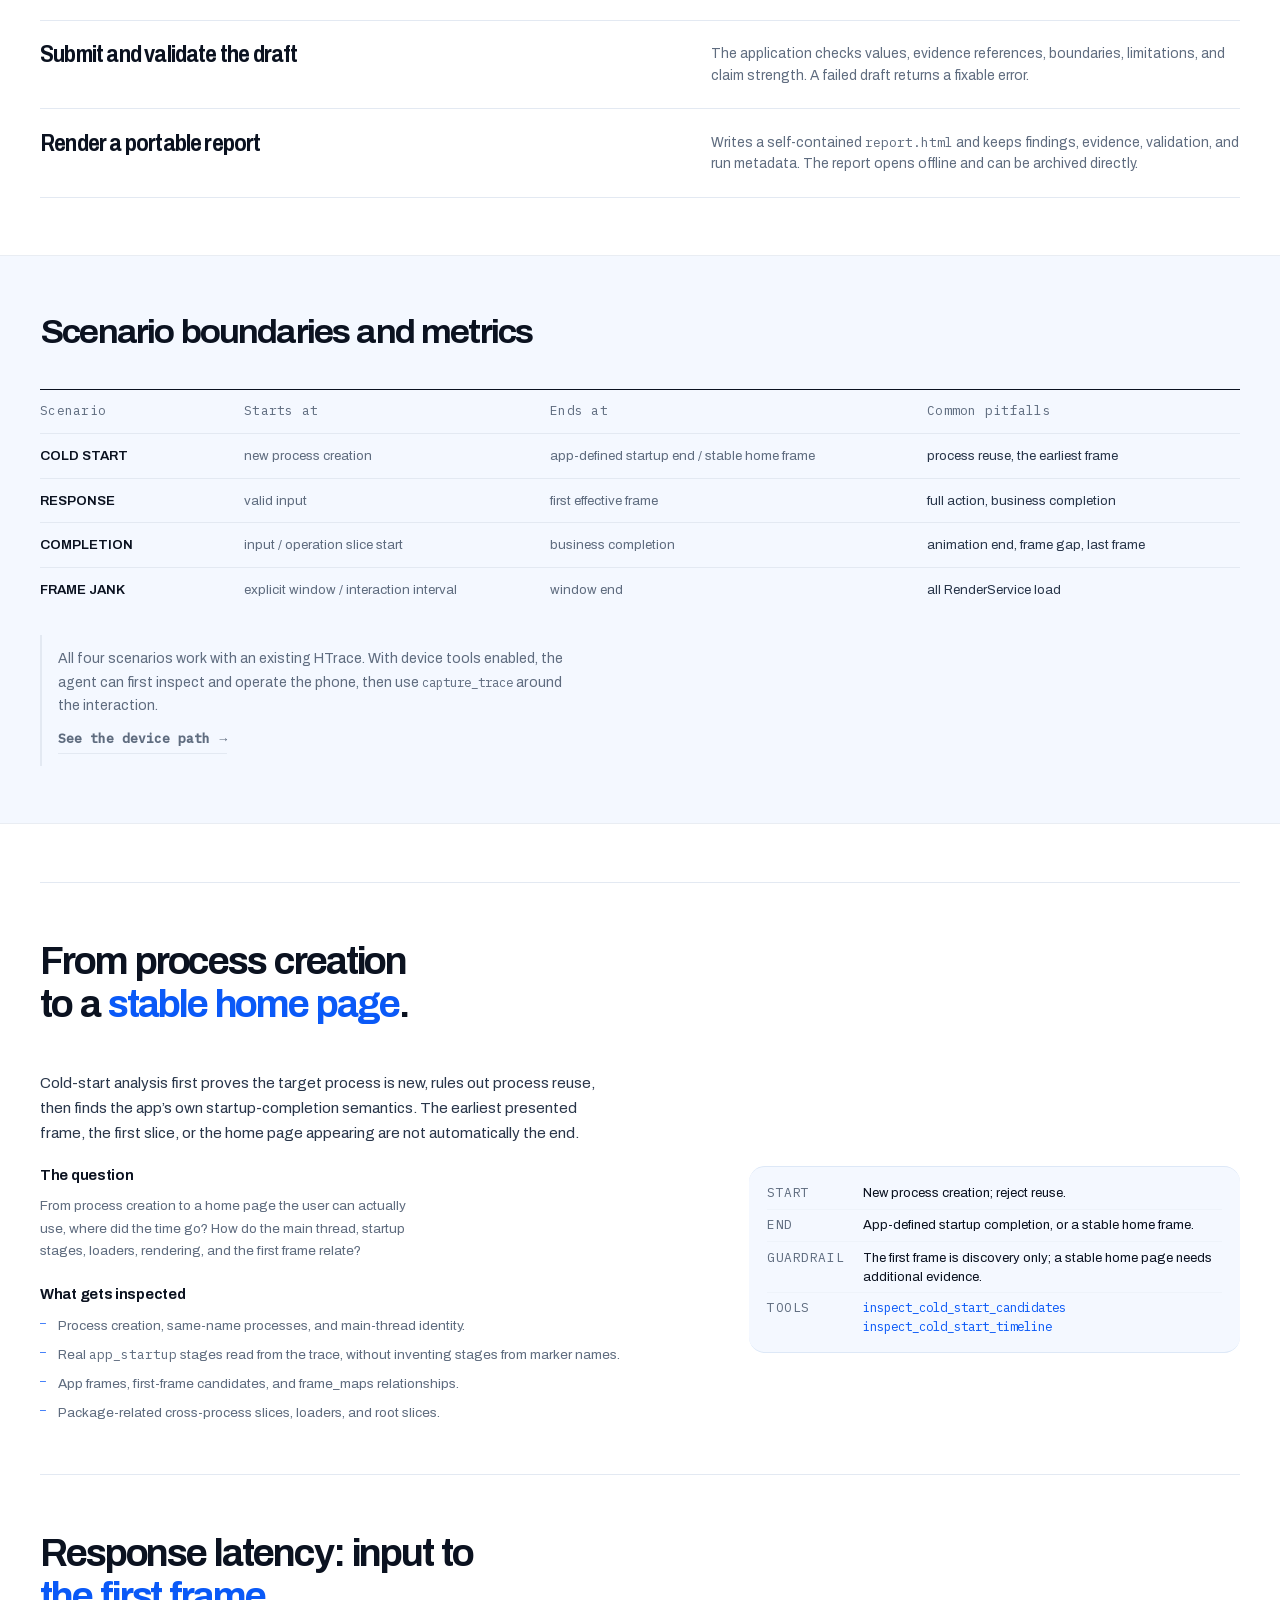
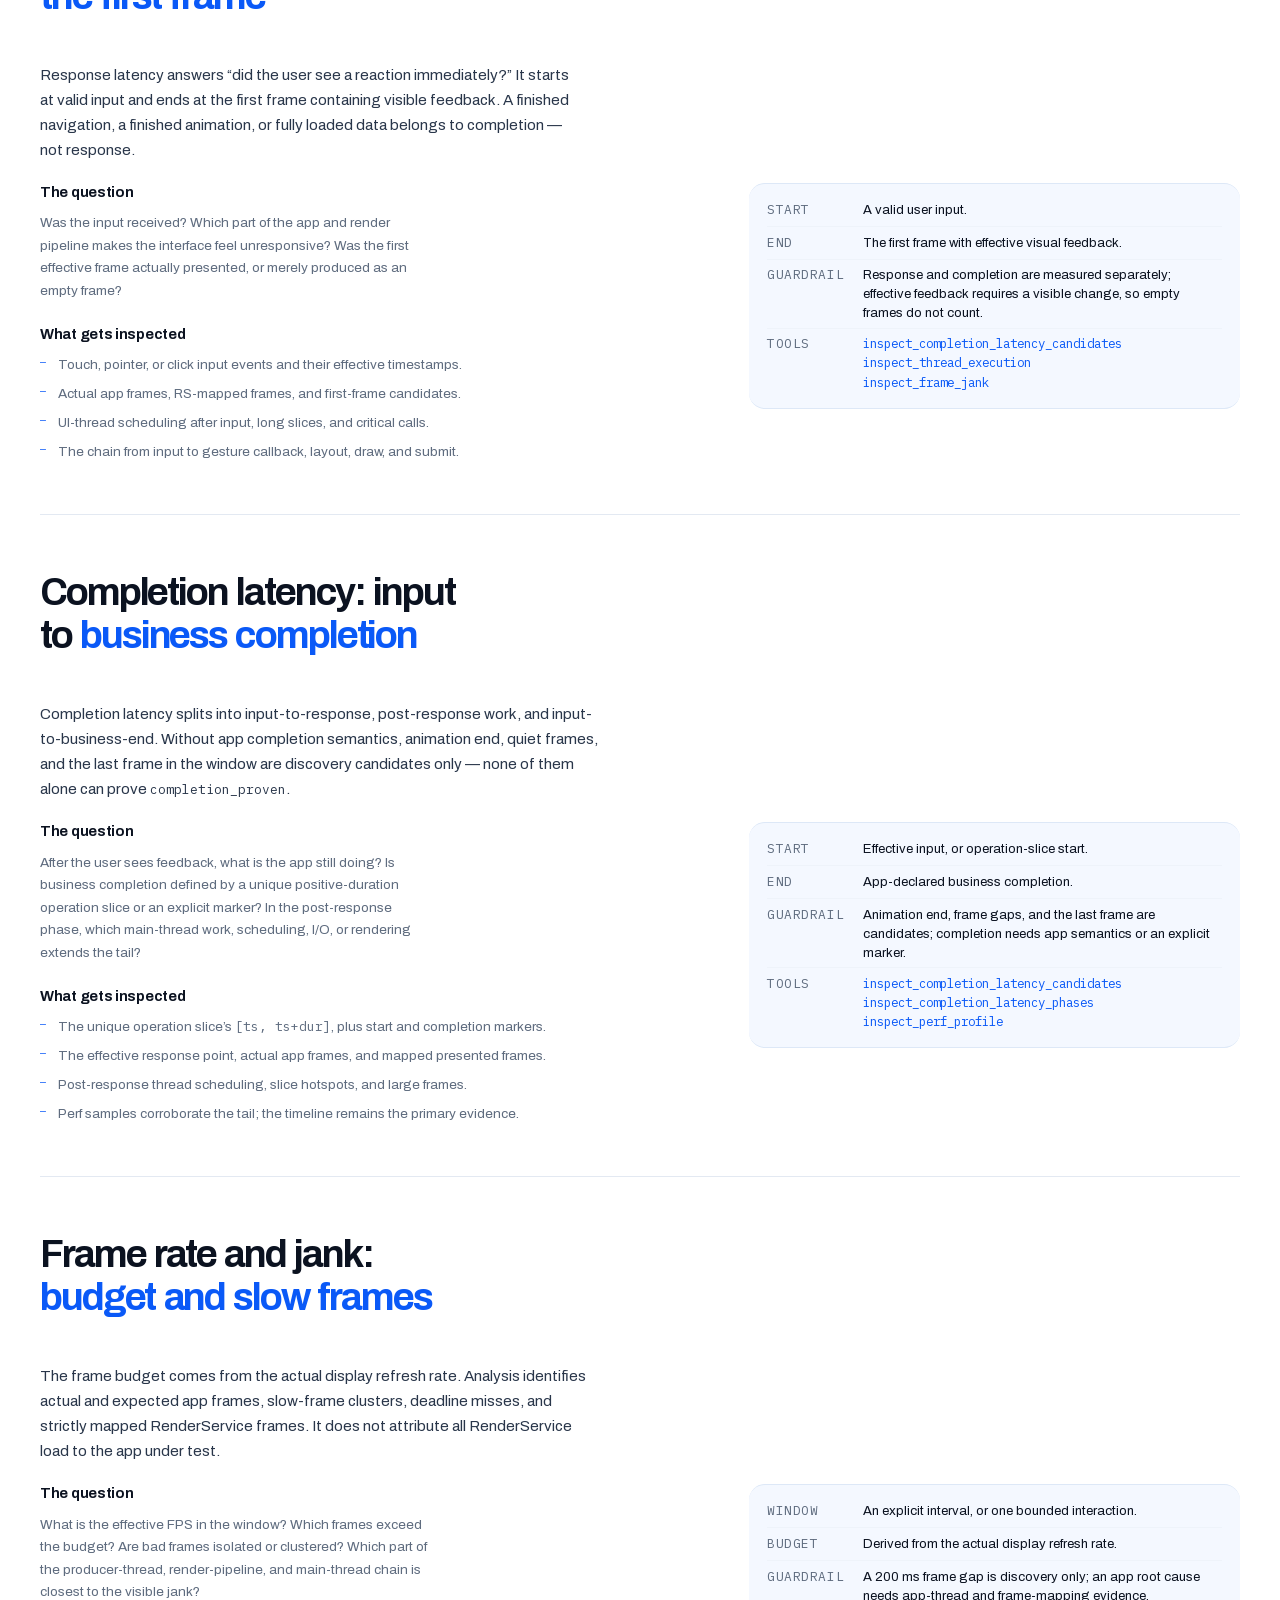
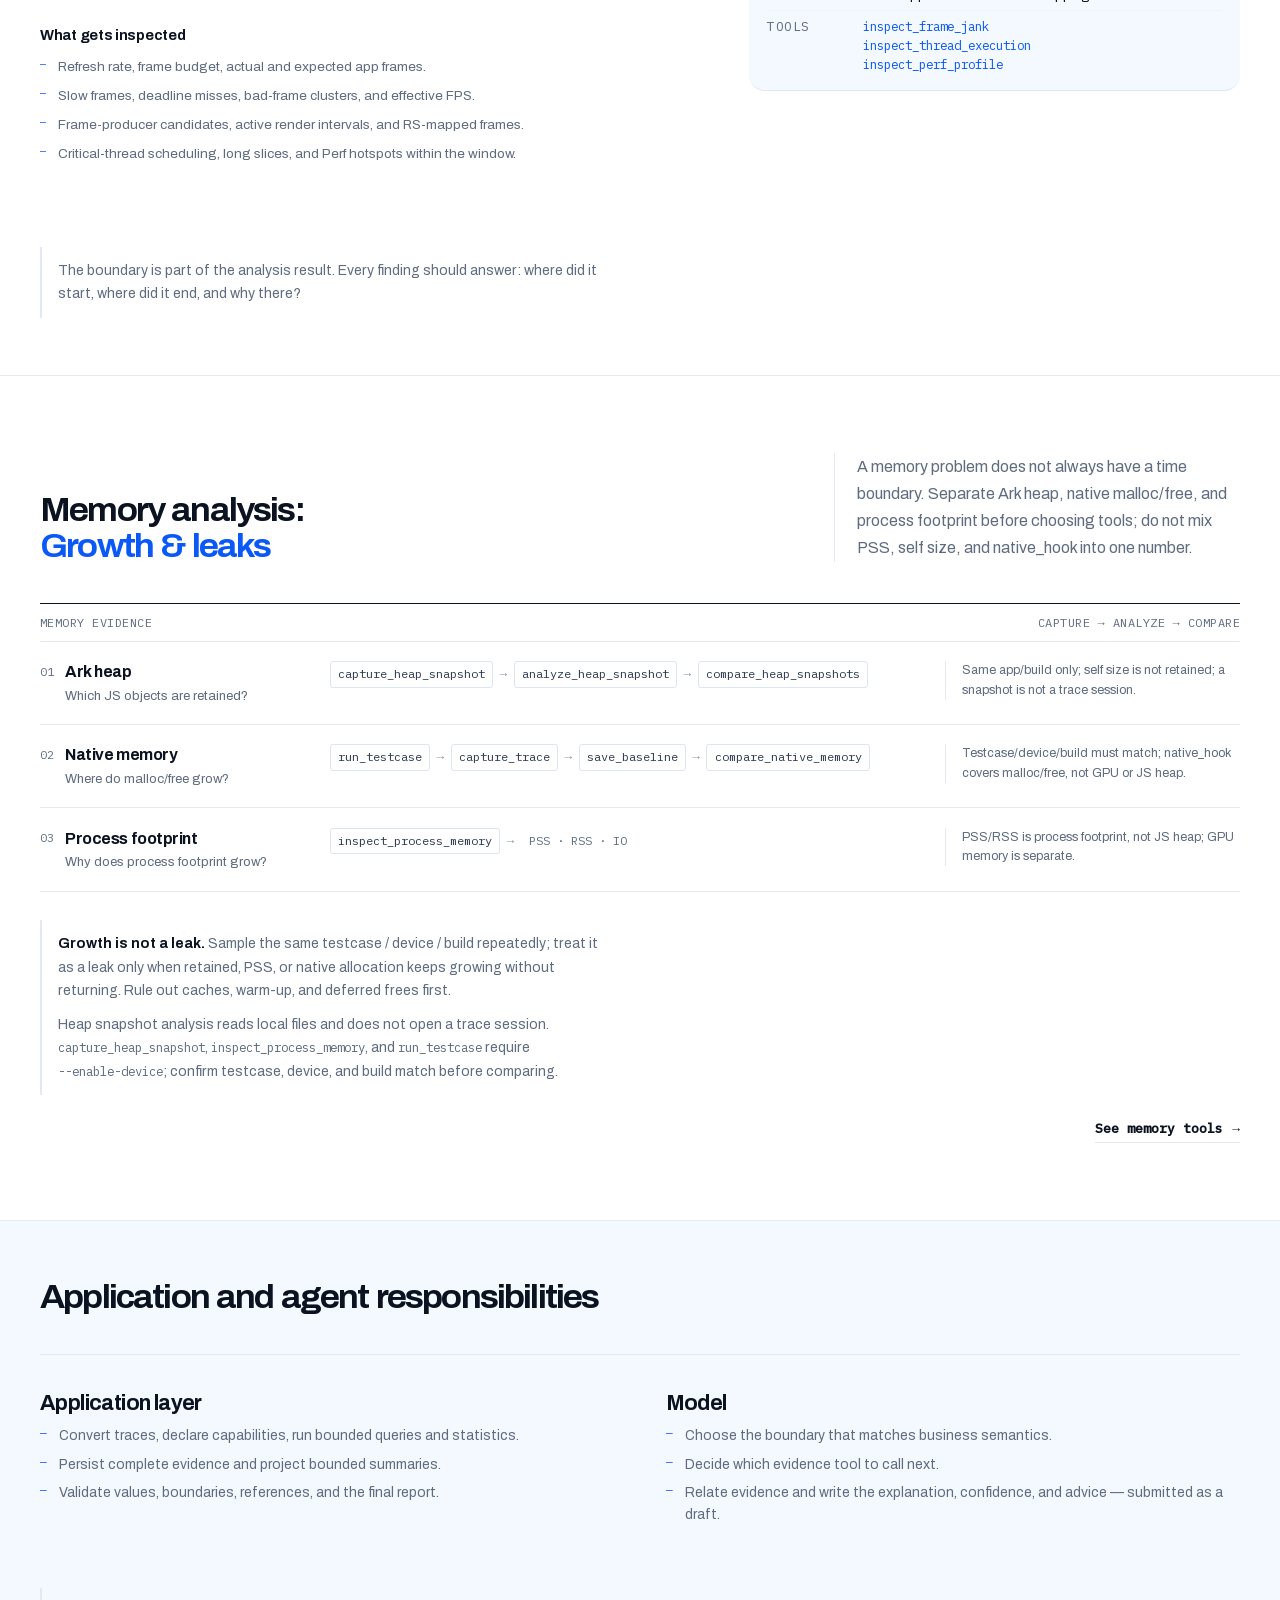
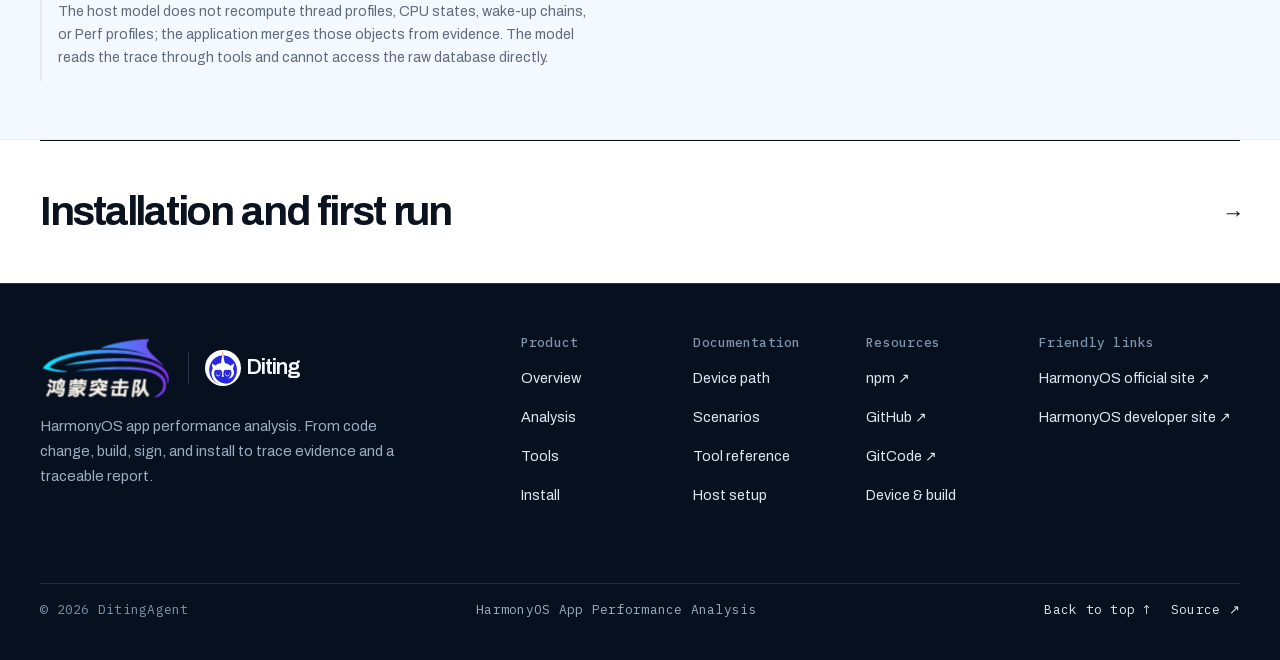
<file: method.html>
<!doctype html>
<html lang="en">
<head>
  <meta charset="utf-8">
  <meta name="viewport" content="width=device-width, initial-scale=1">
  <title>Analysis — Diting</title>
  <link rel="icon" href="assets/img/favicon.png" type="image/png">
  <meta name="description" content="DitingAgent end-to-end workflow: edit, build, sign, install, launch, trace capture, four latency and jank scenarios, heap and native memory analysis, and evidence-backed reporting.">
  <meta name="theme-color" content="#ffffff">
  <link rel="preload" href="assets/fonts/archivo-latin-variable.woff2" as="font" type="font/woff2" crossorigin>
  <script>
    (function () {
      document.documentElement.classList.add("js");
      try {
        var queryLang = new URLSearchParams(location.search).get("lang");
        var storedLang = localStorage.getItem("diting-lang");
        if (queryLang === "en" || (!queryLang && storedLang === "en")) {
          document.documentElement.lang = "en";
        }
      } catch (error) {}
    })();
  </script>
  <link rel="stylesheet" href="assets/css/style.css?v=20261125-8">
  <link rel="stylesheet" href="assets/css/redesign.css?v=20261125-8">
  <link rel="stylesheet" href="assets/css/theme.css?v=20261125-8">
  <link rel="stylesheet" href="assets/css/chrome.css?v=20261125-8">
  <link rel="stylesheet" href="assets/css/subpages.css?v=20261125-8">
  <link rel="stylesheet" href="assets/css/clean.css?v=20261125-8">
  <link rel="stylesheet" href="assets/css/polish.css?v=20261125-8">
</head>
<body data-page="analysis" data-title-zh="分析 — Diting" data-title-en="Analysis — Diting">
  <a class="skip-link" href="#main"><span class="lang-zh" lang="zh-CN">跳到主要内容</span><span class="lang-en" lang="en">Skip to content</span></a>

  <div class="utility-bar">
    <div class="container utility-bar__inner">
      <span class="utility-bar__label">HarmonyOS App Performance Analysis</span>
      <div class="utility-bar__links">
        <a href="https://www.npmjs.com/package/diting-agents" target="_blank" rel="noopener noreferrer">npm ↗</a>
        <a href="https://github.com/dt-hapo/dt-hapo.github.io" target="_blank" rel="noopener noreferrer">GitHub ↗</a>
      </div>
    </div>
  </div>

  <header class="site-header">
    <div class="container header-inner">
      <a class="brand" href="index.html" aria-label="Diting — Home">
        <img class="brand-logo" src="assets/img/logo-mark.png" alt="" width="36" height="36">
        <span class="brand-text">Diting</span>
      </a>
      <nav class="site-nav" id="site-nav" aria-label="Primary">
        <a class="nav-link" href="index.html"><span class="lang-zh" lang="zh-CN">概览</span><span class="lang-en" lang="en">Overview</span></a>
        <a class="nav-link" href="method.html" aria-current="page"><span class="lang-zh" lang="zh-CN">分析</span><span class="lang-en" lang="en">Analysis</span></a>
        <a class="nav-link" href="tools.html"><span class="lang-zh" lang="zh-CN">工具</span><span class="lang-en" lang="en">Tools</span></a>
        <a class="nav-link nav-link--mobile-install" href="install.html"><span class="lang-zh" lang="zh-CN">安装</span><span class="lang-en" lang="en">Install</span></a>
      </nav>
      <div class="header-actions">
        <a class="header-install" href="install.html">
          <span><span class="lang-zh" lang="zh-CN">安装</span><span class="lang-en" lang="en">Install</span></span>
          <span aria-hidden="true">→</span>
        </a>
        <div class="lang-toggle" role="group" aria-label="Language / 语言">
          <button class="lang-btn" type="button" data-set-lang="zh" aria-pressed="false">中</button>
          <button class="lang-btn" type="button" data-set-lang="en" aria-pressed="true">EN</button>
        </div>
        <a class="source-link" href="https://gitcode.com/diting/DitingAgent" target="_blank" rel="noopener noreferrer">GitCode ↗</a>
        <button class="nav-toggle" type="button" data-nav-toggle aria-controls="site-nav" aria-expanded="false" aria-label="打开导航">
          <span class="nav-toggle__lines" aria-hidden="true"></span>
        </button>
      </div>
    </div>
  </header>

  <main id="main">
    <section class="page-hero" aria-labelledby="page-title">
      <div class="container">
        <div class="page-hero__body">
          <h1 id="page-title">
            <span class="lang-zh" lang="zh-CN">从代码到报告。</span>
            <span class="lang-en" lang="en">From code to report.</span>
          </h1>
          <div class="page-hero__aside">
            <p>
              <span class="lang-zh" lang="zh-CN">DitingAgent 的工作流覆盖改代码、构建、签名、安装、启动、抓 Trace 和分析；也可以从已有 HTrace 开始。两条路径最终进入同一套转换、边界、取证、校验和报告流程。</span>
              <span class="lang-en" lang="en">A run starts with a host-agent code change and returns to the agent with a report. Diting handles build, sign, install, capture, and evidence. An existing HTrace can enter at the analysis step.</span>
            </p>
          </div>
        </div>
      </div>
    </section>

    <nav class="container page-jump" aria-label="On this page">
      <a href="#workflow"><span class="lang-zh" lang="zh-CN">流程</span><span class="lang-en" lang="en">Workflow</span></a>
      <a href="#entry"><span class="lang-zh" lang="zh-CN">入口</span><span class="lang-en" lang="en">Entry</span></a>
      <a href="#device"><span class="lang-zh" lang="zh-CN">设备</span><span class="lang-en" lang="en">Device</span></a>
      <a href="#pipeline"><span class="lang-zh" lang="zh-CN">流水线</span><span class="lang-en" lang="en">Pipeline</span></a>
      <a href="#scenarios"><span class="lang-zh" lang="zh-CN">四类场景</span><span class="lang-en" lang="en">Scenarios</span></a>
      <a href="#memory"><span class="lang-zh" lang="zh-CN">内存</span><span class="lang-en" lang="en">Memory</span></a>
      <a href="#division"><span class="lang-zh" lang="zh-CN">分工</span><span class="lang-en" lang="en">Division</span></a>
    </nav>

    <section class="section section--run" id="workflow" aria-labelledby="workflow-title">
      <div class="container run-layout">
        <div class="run-aside">
          <h2 class="section-title" id="workflow-title"><span class="lang-zh" lang="zh-CN">执行顺序</span><span class="lang-en" lang="en">Run sequence</span></h2>
          <p class="section-intro"><span class="lang-zh" lang="zh-CN">宿主 Agent 负责判断和修改代码；Diting 执行构建、设备动作和取证。报告回到 Agent 后，下一轮从这里重新开始。</span><span class="lang-en" lang="en">The host agent judges and edits. Diting builds, operates the device, and gathers evidence. The report returns to the agent, and the next run starts here.</span></p>
        </div>
        <div class="run-main">
          <div class="run-table" role="table" aria-label="Workflow steps">
            <div class="run-head" role="row">
              <span role="columnheader">Step</span>
              <span role="columnheader">Action</span>
              <span role="columnheader">Owner / tool</span>
            </div>
          <div class="run-row" role="row">
            <span class="run-num" role="cell">01</span>
            <div class="run-action" role="cell">
              <strong><span class="lang-zh" lang="zh-CN">理解问题并改代码</span><span class="lang-en" lang="en">Understand and edit code</span></strong>
              <p><span class="lang-zh" lang="zh-CN">读取代码和现象，修改工程，确定本轮要验证的场景。</span><span class="lang-en" lang="en">Read the code and symptom, edit the project, and choose the scenario to verify.</span></p>
            </div>
            <div class="run-meta" role="cell">
              <span class="run-owner"><span class="lang-zh" lang="zh-CN">宿主 Agent</span><span class="lang-en" lang="en">Host agent</span></span>
              <code class="run-tool">project</code>
            </div>
          </div>
          <div class="run-row" role="row">
            <span class="run-num" role="cell">02</span>
            <div class="run-action" role="cell">
              <strong><span class="lang-zh" lang="zh-CN">构建</span><span class="lang-en" lang="en">Build</span></strong>
              <p><span class="lang-zh" lang="zh-CN">用 hvigorw 生成 HAP；需要 App Pack 时用 package_app。</span><span class="lang-en" lang="en">Build a HAP with hvigorw; use package_app when an App Pack is needed.</span></p>
            </div>
            <div class="run-meta" role="cell">
              <span class="run-owner"><span class="lang-zh" lang="zh-CN">Diting</span><span class="lang-en" lang="en">Diting</span></span>
              <code class="run-tool">build_app</code>
            </div>
          </div>
          <div class="run-row" role="row">
            <span class="run-num" role="cell">03</span>
            <div class="run-action" role="cell">
              <strong><span class="lang-zh" lang="zh-CN">签名</span><span class="lang-en" lang="en">Sign</span></strong>
              <p><span class="lang-zh" lang="zh-CN">用 hap-sign-tool 签名并验证；签名材料由用户提供。</span><span class="lang-en" lang="en">Sign and verify with hap-sign-tool; the user supplies signing assets.</span></p>
            </div>
            <div class="run-meta" role="cell">
              <span class="run-owner"><span class="lang-zh" lang="zh-CN">Diting</span><span class="lang-en" lang="en">Diting</span></span>
              <code class="run-tool">sign_app</code>
            </div>
          </div>
          <div class="run-row" role="row">
            <span class="run-num" role="cell">04</span>
            <div class="run-action" role="cell">
              <strong><span class="lang-zh" lang="zh-CN">安装</span><span class="lang-en" lang="en">Install</span></strong>
              <p><span class="lang-zh" lang="zh-CN">通过 hdc 安装到目标设备，不绕过设备权限。</span><span class="lang-en" lang="en">Install on the target device over hdc without bypassing device permissions.</span></p>
            </div>
            <div class="run-meta" role="cell">
              <span class="run-owner"><span class="lang-zh" lang="zh-CN">Diting</span><span class="lang-en" lang="en">Diting</span></span>
              <code class="run-tool">install_app</code>
            </div>
          </div>
          <div class="run-row" role="row">
            <span class="run-num" role="cell">05</span>
            <div class="run-action" role="cell">
              <strong><span class="lang-zh" lang="zh-CN">启动并复现</span><span class="lang-en" lang="en">Launch and reproduce</span></strong>
              <p><span class="lang-zh" lang="zh-CN">通过 act · launch_app 或 capture_trace 的 steps 启动目标应用，复现问题。</span><span class="lang-en" lang="en">Launch the target through act · launch_app or capture_trace steps and reproduce the issue.</span></p>
            </div>
            <div class="run-meta" role="cell">
              <span class="run-owner"><span class="lang-zh" lang="zh-CN">Diting</span><span class="lang-en" lang="en">Diting</span></span>
              <code class="run-tool">act · launch_app</code>
            </div>
          </div>
          <div class="run-row" role="row">
            <span class="run-num" role="cell">06</span>
            <div class="run-action" role="cell">
              <strong><span class="lang-zh" lang="zh-CN">抓 Trace</span><span class="lang-en" lang="en">Capture trace</span></strong>
              <p><span class="lang-zh" lang="zh-CN">按 ui / startup / memory / io / network / full / perf preset 抓取；可在抓取期间执行 UI steps。</span><span class="lang-en" lang="en">Capture with a ui / startup / memory / io / network / full / perf preset; UI steps can run during capture.</span></p>
            </div>
            <div class="run-meta" role="cell">
              <span class="run-owner"><span class="lang-zh" lang="zh-CN">Diting</span><span class="lang-en" lang="en">Diting</span></span>
              <code class="run-tool">capture_trace</code>
            </div>
          </div>
          <div class="run-row" role="row">
            <span class="run-num" role="cell">07</span>
            <div class="run-action" role="cell">
              <strong><span class="lang-zh" lang="zh-CN">分析并报告</span><span class="lang-en" lang="en">Analyze and report</span></strong>
              <p><span class="lang-zh" lang="zh-CN">宿主 Agent 选择场景、边界和工具；Diting 执行有界取证、确定性校验并渲染 HTML 报告。结果回到 Agent，决定下一次改动。</span><span class="lang-en" lang="en">The host agent chooses the scenario, boundary, and tools. Diting gathers bounded evidence, validates deterministically, and renders the HTML report. The result returns to the agent for the next edit.</span></p>
            </div>
            <div class="run-meta" role="cell">
              <span class="run-owner"><span class="lang-zh" lang="zh-CN">宿主 Agent + Diting</span><span class="lang-en" lang="en">Host agent + Diting</span></span>
              <code class="run-tool">open_trace → render_report</code>
            </div>
          </div>
          </div>
          <p class="run-note"><span class="lang-zh" lang="zh-CN">报告 → 宿主 Agent → 下一次改动。</span><span class="lang-en" lang="en">Report → host agent → next edit.</span></p>
        </div>
      </div>
    </section>

    <section class="section" id="entry" aria-labelledby="entry-title">
      <div class="container">
        <div class="section-head section-head--wide">
          <h2 class="section-title" id="entry-title"><span class="lang-zh" lang="zh-CN">两种起点</span><span class="lang-en" lang="en">Two starting points</span></h2>
          <p class="section-intro">
            <span class="lang-zh" lang="zh-CN">从一次代码改动开始时，Agent 可以构建、签名、安装并启动应用，再抓 Trace；如果已有 HTrace，直接进入分析。</span>
            <span class="lang-en" lang="en">When starting from a code change, the agent can build, sign, install, and launch the app before capturing a trace. With an existing HTrace, start directly at analysis.</span>
          </p>
        </div>

        <div class="two-paths">
          <div class="path-card">
            <h3><span class="lang-zh" lang="zh-CN">改代码 → 构建、签名与安装</span><span class="lang-en" lang="en">Code change → build, sign, install</span></h3>
            <p>
              <span class="lang-zh" lang="zh-CN">需要 <code>--enable-device</code>。Agent 可以修改工程，用 <code>build_app</code>、<code>sign_app</code> 和 <code>install_app</code> 完成构建、签名与安装；<code>package_app</code> 可生成 App Pack。随后启动应用并在目标交互期间抓 Trace。</span>
              <span class="lang-en" lang="en">Requires <code>--enable-device</code>. The agent edits the project, uses <code>build_app</code>, <code>sign_app</code>, and <code>install_app</code> to build, sign, and install it, can use <code>package_app</code> for an App Pack, then launches the app and captures a trace around the target interaction.</span>
            </p>
            <div class="device-flow">
              <div class="device-step"><span class="device-step__num">01</span><strong>build</strong><code>build_app</code></div>
              <div class="device-step"><span class="device-step__num">02</span><strong>sign</strong><code>sign_app</code></div>
              <div class="device-step"><span class="device-step__num">03</span><strong>install</strong><code>install_app</code></div>
              <div class="device-step"><span class="device-step__num">04</span><strong>capture</strong><code>capture_trace</code></div>
            </div>
            <p class="device-note"><span class="lang-zh" lang="zh-CN">构建、签名和安装需要 HarmonyOS 工程、hvigor 与签名材料；这些工具默认关闭。</span><span class="lang-en" lang="en">Build, signing, and install need a HarmonyOS project, hvigor, and signing assets; these tools are opt-in.</span></p>
            <a class="link-arrow" href="tools.html#device"><span><span class="lang-zh" lang="zh-CN">构建与设备工具</span><span class="lang-en" lang="en">Build and device tools</span></span><span aria-hidden="true">→</span></a>
          </div>

          <div class="path-card">
            <h3><span class="lang-zh" lang="zh-CN">Agent 会话分析</span><span class="lang-en" lang="en">Agent session analysis</span></h3>
            <p>
              <span class="lang-zh" lang="zh-CN">把 Trace 交给 Agent 会话；宿主通过 <code>open_trace</code> 打开，再用 <code>begin_analysis</code> 声明场景和边界。转换后按场景选择工具，不需要重新抓取。</span>
              <span class="lang-en" lang="en">Hand the trace to an agent session. The host opens it with <code>open_trace</code>, then declares the scenario and boundary with <code>begin_analysis</code>. After conversion, tools are selected by scenario; no re-capture is needed.</span>
            </p>
            <div class="code-box">
              <div class="code-top"><span>tool calls</span><span>host agent</span></div>
              <pre><code>open_trace("case.htrace")

begin_analysis(
  scenario_type="frame-jank",
  scenario="scroll list",
  symptom="repeated dropped frames",
  refresh_rate_hz=120
)</code></pre>
            </div>
            <a class="link-arrow" href="tools.html#trace"><span><span class="lang-zh" lang="zh-CN">工具与流程</span><span class="lang-en" lang="en">Tools and workflow</span></span><span aria-hidden="true">→</span></a>
          </div>
        </div>
      </div>
    </section>

    <section class="section" id="device" aria-labelledby="device-title">
      <div class="container">
        <div class="section-head section-head--wide">
          <h2 class="section-title" id="device-title"><span class="lang-zh" lang="zh-CN">设备路径：屏幕、操作与抓取</span><span class="lang-en" lang="en">Device path: screen, actions, capture</span></h2>
          <p class="section-intro">
            <span class="lang-zh" lang="zh-CN">设备工具让 Agent 读取屏幕、按控件操作真机、复现交互，并在正确的时间窗口启动 hiprofiler。</span>
            <span class="lang-en" lang="en">Device tools let the agent read the screen, drive the real UI by element, reproduce an interaction, and start hiprofiler in the right window.</span>
          </p>
        </div>

        <div class="steps">
          <div class="step">
            <span class="step__num">01</span>
            <h3 class="step__title"><span class="lang-zh" lang="zh-CN">确认设备与能力</span><span class="lang-en" lang="en">Check device and capabilities</span><code>inspect_device</code></h3>
            <p class="step__copy"><span class="lang-zh" lang="zh-CN">读取 HarmonyOS 版本、API、ABI、Bundle 和 hitrace 类别。先确认设备在线，避免在错误目标上抓取。</span><span class="lang-en" lang="en">Read HarmonyOS version, API, ABI, bundles, and hitrace categories. Confirm the device is online before capturing on the wrong target.</span></p>
          </div>
          <div class="step">
            <span class="step__num">02</span>
            <h3 class="step__title"><span class="lang-zh" lang="zh-CN">看当前界面</span><span class="lang-en" lang="en">Inspect the current screen</span><code>inspect_screen</code></h3>
            <p class="step__copy"><span class="lang-zh" lang="zh-CN">返回截图和 <code>uitest dumpLayout</code> 控件树，包含文本、类型、bounds 和 center。Agent 据此选择要操作的控件。</span><span class="lang-en" lang="en">Returns a screenshot and the <code>uitest dumpLayout</code> tree with text, type, bounds, and center. The agent uses it to choose a target.</span></p>
          </div>
          <div class="step">
            <span class="step__num">03</span>
            <h3 class="step__title"><span class="lang-zh" lang="zh-CN">按控件操作</span><span class="lang-en" lang="en">Act on UI elements</span><code>act</code></h3>
            <p class="step__copy"><span class="lang-zh" lang="zh-CN">按顺序执行 tap、swipe、key、text 和 wait，支持元素选择器或坐标。它会实际执行点击、滑动和输入。</span><span class="lang-en" lang="en">Runs tap, swipe, key, text, and wait in sequence, using element selectors or coordinates. It performs tap, swipe, and text input on the device.</span></p>
          </div>
          <div class="step">
            <span class="step__num">04</span>
            <h3 class="step__title"><span class="lang-zh" lang="zh-CN">在操作期间抓 Trace</span><span class="lang-en" lang="en">Capture during the interaction</span><code>capture_trace</code></h3>
            <p class="step__copy"><span class="lang-zh" lang="zh-CN">用 hiprofiler_cmd 抓 ftrace 和可选 hiperf samples，可在抓取期间继续执行 UI steps；默认抓完自动打开 Trace。采集时长会按 steps 自动延长。</span><span class="lang-en" lang="en">Uses hiprofiler_cmd for ftrace and optional hiperf samples; UI steps can run during capture, and the trace opens automatically by default. Capture time extends to fit the steps.</span></p>
          </div>
        </div>

        <div class="callout">
          <p><span class="lang-zh" lang="zh-CN">设备工具默认关闭，并且不在 Trace evidence 预算内。它们会真实操作设备；执行前应确认目标、动作和可回退路径。设备能力与命令语法随 HarmonyOS 版本变化。</span><span class="lang-en" lang="en">Device tools are off by default and sit outside the trace-evidence budget. They really operate the device; confirm the target, action, and recovery path first. Device capabilities and command syntax vary by HarmonyOS version.</span></p>
        </div>
      </div>
    </section>

    <section class="section" id="pipeline" aria-labelledby="pipeline-title">
      <div class="container">
        <div class="section-head section-head--wide">
          <h2 class="section-title" id="pipeline-title"><span class="lang-zh" lang="zh-CN">分析流水线</span><span class="lang-en" lang="en">Analysis pipeline</span></h2>
          <p class="section-intro">
            <span class="lang-zh" lang="zh-CN">转换、边界、取证、校验和报告是确定性的应用层流程。Agent 在存在业务语义分歧的地方做判断。</span>
            <span class="lang-en" lang="en">Conversion, boundaries, inspection, validation, and reporting are deterministic application-layer steps. The agent makes the calls where business semantics are ambiguous.</span>
          </p>
        </div>

        <div class="steps">
          <div class="step">
            <span class="step__num">01</span>
            <h3 class="step__title"><span class="lang-zh" lang="zh-CN">转换与能力探测</span><span class="lang-en" lang="en">Convert and detect capabilities</span><code>open_trace</code></h3>
            <p class="step__copy"><span class="lang-zh" lang="zh-CN">HTrace 经 TraceStreamer 转成 SQLite，再检查真实表结构。只有存在实际数据的能力才会开放，例如帧、调度、Marker 或 Perf。</span><span class="lang-en" lang="en">HTrace is converted to SQLite by TraceStreamer, then the actual schema is inspected. A capability opens only when real data exists — frames, scheduling, markers, or Perf.</span></p>
          </div>
          <div class="step">
            <span class="step__num">02</span>
            <h3 class="step__title"><span class="lang-zh" lang="zh-CN">固定问题边界</span><span class="lang-en" lang="en">Fix the problem boundary</span><code>begin_analysis</code></h3>
            <p class="step__copy"><span class="lang-zh" lang="zh-CN">优先级为显式 <code>time_range</code>、唯一 Marker 对、场景语义边界，最后才是最后输入加持续时间。冷启动还会区分进程复用和稳定首页。</span><span class="lang-en" lang="en">Priority: explicit <code>time_range</code>, a unique marker pair, scenario semantics, then last input plus duration. Cold start additionally separates process reuse from a settled home page.</span></p>
          </div>
          <div class="step">
            <span class="step__num">03</span>
            <h3 class="step__title"><span class="lang-zh" lang="zh-CN">按场景取证</span><span class="lang-en" lang="en">Inspect by scenario</span><code>inspect_*</code></h3>
            <p class="step__copy"><span class="lang-zh" lang="zh-CN">工具面包含 16 个 Trace 取证工具，按能力开放；每个结果都有预算、摘要和 Evidence ID。大结果留在会话里，用 <code>get_evidence</code> 按路径和分页读取。</span><span class="lang-en" lang="en">The surface includes 16 trace inspection tools, gated by capability. Every result has a budget, summary, and Evidence ID. Large results stay in-session and are paged with <code>get_evidence</code>.</span></p>
          </div>
          <div class="step">
            <span class="step__num">04</span>
            <h3 class="step__title"><span class="lang-zh" lang="zh-CN">提交并校验 Draft</span><span class="lang-en" lang="en">Submit and validate the draft</span><code>submit_analysis_result</code></h3>
            <p class="step__copy"><span class="lang-zh" lang="zh-CN">应用层检查数值、证据引用、边界、限制条件和结论强度。不通过时返回可修正的错误。</span><span class="lang-en" lang="en">The application checks values, evidence references, boundaries, limitations, and claim strength. A failed draft returns a fixable error.</span></p>
          </div>
          <div class="step">
            <span class="step__num">05</span>
            <h3 class="step__title"><span class="lang-zh" lang="zh-CN">生成可带走的报告</span><span class="lang-en" lang="en">Render a portable report</span><code>render_report</code></h3>
            <p class="step__copy"><span class="lang-zh" lang="zh-CN">输出 self-contained <code>report.html</code>，并保留 findings、evidence、validation 和 run 元数据。报告可以离线打开，也可以直接归档。</span><span class="lang-en" lang="en">Writes a self-contained <code>report.html</code> and keeps findings, evidence, validation, and run metadata. The report opens offline and can be archived directly.</span></p>
          </div>
        </div>
      </div>
    </section>

    <section class="section" id="scenarios" aria-labelledby="boundary-table-title">
      <div class="container">
        <div class="section-head">
          <div>
            <h2 class="section-title" id="boundary-table-title">
              <span class="lang-zh" lang="zh-CN">场景边界与指标</span>
              <span class="lang-en" lang="en">Scenario boundaries and metrics</span>
            </h2>
          </div>
        </div>

        <table class="compare">
          <thead>
            <tr>
              <th scope="col"><span class="lang-zh" lang="zh-CN">场景</span><span class="lang-en" lang="en">Scenario</span></th>
              <th scope="col"><span class="lang-zh" lang="zh-CN">开始</span><span class="lang-en" lang="en">Starts at</span></th>
              <th scope="col"><span class="lang-zh" lang="zh-CN">结束</span><span class="lang-en" lang="en">Ends at</span></th>
              <th scope="col"><span class="lang-zh" lang="zh-CN">常见误判</span><span class="lang-en" lang="en">Common pitfalls</span></th>
            </tr>
          </thead>
          <tbody>
            <tr>
              <th scope="row">COLD START</th>
              <td><span class="lang-zh" lang="zh-CN">新进程创建</span><span class="lang-en" lang="en">new process creation</span></td>
              <td><span class="lang-zh" lang="zh-CN">应用定义的启动完成 / 稳定首页帧</span><span class="lang-en" lang="en">app-defined startup end / stable home frame</span></td>
              <td><span class="lang-zh" lang="zh-CN">进程复用、最早出现的帧</span><span class="lang-en" lang="en">process reuse, the earliest frame</span></td>
            </tr>
            <tr>
              <th scope="row">RESPONSE</th>
              <td><span class="lang-zh" lang="zh-CN">有效输入</span><span class="lang-en" lang="en">valid input</span></td>
              <td><span class="lang-zh" lang="zh-CN">第一帧有效反馈</span><span class="lang-en" lang="en">first effective frame</span></td>
              <td><span class="lang-zh" lang="zh-CN">完整动作、业务完成</span><span class="lang-en" lang="en">full action, business completion</span></td>
            </tr>
            <tr>
              <th scope="row">COMPLETION</th>
              <td><span class="lang-zh" lang="zh-CN">输入 / 操作 Slice 起点</span><span class="lang-en" lang="en">input / operation slice start</span></td>
              <td><span class="lang-zh" lang="zh-CN">业务完成</span><span class="lang-en" lang="en">business completion</span></td>
              <td><span class="lang-zh" lang="zh-CN">动画结束、帧空档、窗口末帧</span><span class="lang-en" lang="en">animation end, frame gap, last frame</span></td>
            </tr>
            <tr>
              <th scope="row">FRAME JANK</th>
              <td><span class="lang-zh" lang="zh-CN">显式窗口 / 交互区间</span><span class="lang-en" lang="en">explicit window / interaction interval</span></td>
              <td><span class="lang-zh" lang="zh-CN">窗口结束</span><span class="lang-en" lang="en">window end</span></td>
              <td><span class="lang-zh" lang="zh-CN">整个 RenderService 的负载</span><span class="lang-en" lang="en">all RenderService load</span></td>
            </tr>
          </tbody>
        </table>

        <div class="callout">
          <p>
            <span class="lang-zh" lang="zh-CN">四类场景都可以分析已有 HTrace。开启设备工具后，也可以让 Agent 先用 <code>inspect_screen</code> 和 <code>act</code> 操作手机，再用 <code>capture_trace</code> 在交互期间抓取。</span>
            <span class="lang-en" lang="en">All four scenarios work with an existing HTrace. With device tools enabled, the agent can first inspect and operate the phone, then use <code>capture_trace</code> around the interaction.</span>
          </p>
          <p style="margin-top:0.6rem;"><a class="link-arrow" href="#device"><span><span class="lang-zh" lang="zh-CN">查看设备路径</span><span class="lang-en" lang="en">See the device path</span></span><span aria-hidden="true">→</span></a></p>
        </div>
      </div>
    </section>

    <section class="section section--tight" aria-label="Scenario details">
      <div class="container">
        <div class="scenario-layout">
          <aside class="scenario-rail" aria-label="Scenario index">
            <ol>
              <li><a href="#cold-start"><span>01</span><span><span class="lang-zh" lang="zh-CN">冷启动</span><span class="lang-en" lang="en">Cold start</span></span></a></li>
              <li><a href="#response-latency"><span>02</span><span><span class="lang-zh" lang="zh-CN">响应</span><span class="lang-en" lang="en">Response</span></span></a></li>
              <li><a href="#completion-latency"><span>03</span><span><span class="lang-zh" lang="zh-CN">完成</span><span class="lang-en" lang="en">Completion</span></span></a></li>
              <li><a href="#frame-jank"><span>04</span><span><span class="lang-zh" lang="zh-CN">帧卡顿</span><span class="lang-en" lang="en">Frame jank</span></span></a></li>
            </ol>
          </aside>

          <div>
            <article class="scenario-article" id="cold-start" aria-labelledby="cold-title">
              <div class="scenario-head">
                <span class="scenario-no">01</span>
                <div>
                  <h2 id="cold-title">
                    <span class="lang-zh" lang="zh-CN">从进程创建，<br>到<span class="signal">稳定首页</span>。</span>
                    <span class="lang-en" lang="en">From process creation<br>to a <span class="signal">stable home page</span>.</span>
                  </h2>
                </div>
                <span class="scenario-tag">STARTUP</span>
              </div>

              <p class="scenario-intro">
                <span class="lang-zh" lang="zh-CN">冷启动分析先确认目标进程是新建进程，并排除进程复用；随后找到应用自己的启动完成语义。最早呈现的帧、第一个 Slice 或首页出现，都不自动等于启动完成。</span>
                <span class="lang-en" lang="en">Cold-start analysis first proves the target process is new, rules out process reuse, then finds the app’s own startup-completion semantics. The earliest presented frame, the first slice, or the home page appearing are not automatically the end.</span>
              </p>

              <div class="scenario-cols">
                <div>
                  <h3><span class="lang-zh" lang="zh-CN">要回答什么</span><span class="lang-en" lang="en">The question</span></h3>
                  <p>
                    <span class="lang-zh" lang="zh-CN">从进程创建到用户真正可以使用的首页稳定态，时间花在了哪里？主线程、启动阶段、加载器、渲染和首帧之间的关系是什么？</span>
                    <span class="lang-en" lang="en">From process creation to a home page the user can actually use, where did the time go? How do the main thread, startup stages, loaders, rendering, and the first frame relate?</span>
                  </p>
                  <h3 style="margin-top:1.4rem;"><span class="lang-zh" lang="zh-CN">取证关注</span><span class="lang-en" lang="en">What gets inspected</span></h3>
                  <ul>
                    <li><span class="lang-zh" lang="zh-CN">进程创建、同名进程和主线程身份。</span><span class="lang-en" lang="en">Process creation, same-name processes, and main-thread identity.</span></li>
                    <li><span class="lang-zh" lang="zh-CN">直接读取的 <code>app_startup</code> 阶段，避免按名字合成。</span><span class="lang-en" lang="en">Real <code>app_startup</code> stages read from the trace, without inventing stages from marker names.</span></li>
                    <li><span class="lang-zh" lang="zh-CN">应用帧、首帧候选和 frame_maps 映射。</span><span class="lang-en" lang="en">App frames, first-frame candidates, and frame_maps relationships.</span></li>
                    <li><span class="lang-zh" lang="zh-CN">包名相关的跨进程 Slice、加载器和根 Slice。</span><span class="lang-en" lang="en">Package-related cross-process slices, loaders, and root slices.</span></li>
                  </ul>
                </div>
                <div>
                  <div class="boundary-box">
                    <div class="boundary-box__row"><span class="boundary-box__label">Start</span><span class="boundary-box__value"><span class="lang-zh" lang="zh-CN">新进程创建，拒绝进程复用。</span><span class="lang-en" lang="en">New process creation; reject reuse.</span></span></div>
                    <div class="boundary-box__row"><span class="boundary-box__label">End</span><span class="boundary-box__value"><span class="lang-zh" lang="zh-CN">应用自定义启动完成，或稳定的首页帧。</span><span class="lang-en" lang="en">App-defined startup completion, or a stable home frame.</span></span></div>
                    <div class="boundary-box__row"><span class="boundary-box__label">Guardrail</span><span class="boundary-box__value"><span class="lang-zh" lang="zh-CN">首帧只用于发现；确认“首页稳定”需要额外证据。</span><span class="lang-en" lang="en">The first frame is discovery only; a stable home page needs additional evidence.</span></span></div>
                    <div class="boundary-box__row"><span class="boundary-box__label">Tools</span><span class="boundary-box__value"><code>inspect_cold_start_candidates</code><br><code>inspect_cold_start_timeline</code></span></div>
                  </div>
                  <div class="mini-ruler" aria-hidden="true">
                    <span>CREATE</span><span>STAGE</span><span>STABLE</span>
                    <i></i><i></i><i></i>
                  </div>
                </div>
              </div>
            </article>

            <article class="scenario-article" id="response-latency" aria-labelledby="response-title">
              <div class="scenario-head">
                <span class="scenario-no">02</span>
                <div>
                  <h2 id="response-title">
                    <span class="lang-zh" lang="zh-CN">响应时延：输入到<br><span class="signal">第一帧反馈</span></span>
                    <span class="lang-en" lang="en">Response latency: input to<br><span class="signal">the first frame</span></span>
                  </h2>
                </div>
                <span class="scenario-tag">INPUT → FEEDBACK</span>
              </div>

              <p class="scenario-intro">
                <span class="lang-zh" lang="zh-CN">响应时延回答“用户有没有立刻看到反应”。它从有效输入开始，在第一帧包含可见反馈时结束。页面跳转完成、动画消失或数据全部落位，属于完成时延，不属于响应时延。</span>
                <span class="lang-en" lang="en">Response latency answers “did the user see a reaction immediately?” It starts at valid input and ends at the first frame containing visible feedback. A finished navigation, a finished animation, or fully loaded data belongs to completion — not response.</span>
              </p>

              <div class="scenario-cols">
                <div>
                  <h3><span class="lang-zh" lang="zh-CN">要回答什么</span><span class="lang-en" lang="en">The question</span></h3>
                  <p>
                    <span class="lang-zh" lang="zh-CN">输入有没有被接收？应用线程和渲染线程之间，是哪一段让用户觉得“没反应”？首个有效帧是绘制出来的，还是只产生了一个空帧？</span>
                    <span class="lang-en" lang="en">Was the input received? Which part of the app and render pipeline makes the interface feel unresponsive? Was the first effective frame actually presented, or merely produced as an empty frame?</span>
                  </p>
                  <h3 style="margin-top:1.4rem;"><span class="lang-zh" lang="zh-CN">取证关注</span><span class="lang-en" lang="en">What gets inspected</span></h3>
                  <ul>
                    <li><span class="lang-zh" lang="zh-CN">Touch / Pointer / Click 输入打点与生效时间。</span><span class="lang-en" lang="en">Touch, pointer, or click input events and their effective timestamps.</span></li>
                    <li><span class="lang-zh" lang="zh-CN">应用实际帧、RS 映射帧和首帧候选。</span><span class="lang-en" lang="en">Actual app frames, RS-mapped frames, and first-frame candidates.</span></li>
                    <li><span class="lang-zh" lang="zh-CN">UI 线程在输入后的调度、长 Slice 和关键调用。</span><span class="lang-en" lang="en">UI-thread scheduling after input, long slices, and critical calls.</span></li>
                    <li><span class="lang-zh" lang="zh-CN">输入到手势回调、布局、绘制和提交的链路。</span><span class="lang-en" lang="en">The chain from input to gesture callback, layout, draw, and submit.</span></li>
                  </ul>
                </div>
                <div>
                  <div class="boundary-box">
                    <div class="boundary-box__row"><span class="boundary-box__label">Start</span><span class="boundary-box__value"><span class="lang-zh" lang="zh-CN">有效用户输入。</span><span class="lang-en" lang="en">A valid user input.</span></span></div>
                    <div class="boundary-box__row"><span class="boundary-box__label">End</span><span class="boundary-box__value"><span class="lang-zh" lang="zh-CN">第一帧包含有效视觉反馈。</span><span class="lang-en" lang="en">The first frame with effective visual feedback.</span></span></div>
                    <div class="boundary-box__row"><span class="boundary-box__label">Guardrail</span><span class="boundary-box__value"><span class="lang-zh" lang="zh-CN">响应与完成分开计算；有效反馈需要可见变化，空帧不计入。</span><span class="lang-en" lang="en">Response and completion are measured separately; effective feedback requires a visible change, so empty frames do not count.</span></span></div>
                    <div class="boundary-box__row"><span class="boundary-box__label">Tools</span><span class="boundary-box__value"><code>inspect_completion_latency_candidates</code><br><code>inspect_thread_execution</code><br><code>inspect_frame_jank</code></span></div>
                  </div>
                  <div class="mini-ruler" aria-hidden="true">
                    <span>INPUT</span><span>RESPONSE</span><span>COMPLETE</span>
                    <i></i><i></i><i></i>
                  </div>
                </div>
              </div>
            </article>

            <article class="scenario-article" id="completion-latency" aria-labelledby="completion-title">
              <div class="scenario-head">
                <span class="scenario-no">03</span>
                <div>
                  <h2 id="completion-title">
                    <span class="lang-zh" lang="zh-CN">完成时延：输入到<br><span class="signal">业务完成</span></span>
                    <span class="lang-en" lang="en">Completion latency: input<br>to <span class="signal">business completion</span></span>
                  </h2>
                </div>
                <span class="scenario-tag">INPUT → BUSINESS END</span>
              </div>

              <p class="scenario-intro">
                <span class="lang-zh" lang="zh-CN">完成时延必须拆成输入到有效反馈、反馈后到业务完成、输入到业务完成三段。没有应用完成语义时，动画结束、帧静止和窗口最后一帧只能作为发现候选，不能单独证明 <code>completion_proven</code>。</span>
                <span class="lang-en" lang="en">Completion latency splits into input-to-response, post-response work, and input-to-business-end. Without app completion semantics, animation end, quiet frames, and the last frame in the window are discovery candidates only — none of them alone can prove <code>completion_proven</code>.</span>
              </p>

              <div class="scenario-cols">
                <div>
                  <h3><span class="lang-zh" lang="zh-CN">要回答什么</span><span class="lang-en" lang="en">The question</span></h3>
                  <p>
                    <span class="lang-zh" lang="zh-CN">用户看到反馈之后，应用还在做什么？业务完成是由一个唯一、正 duration 的操作 Slice 定义，还是由应用显式 Marker 定义？反馈后阶段的主线程、调度、I/O 和渲染，谁在拖长尾？</span>
                    <span class="lang-en" lang="en">After the user sees feedback, what is the app still doing? Is business completion defined by a unique positive-duration operation slice or an explicit marker? In the post-response phase, which main-thread work, scheduling, I/O, or rendering extends the tail?</span>
                  </p>
                  <h3 style="margin-top:1.4rem;"><span class="lang-zh" lang="zh-CN">取证关注</span><span class="lang-en" lang="en">What gets inspected</span></h3>
                  <ul>
                    <li><span class="lang-zh" lang="zh-CN">唯一操作 Slice 的 <code>[ts, ts+dur]</code>，以及开始/完成 Marker。</span><span class="lang-en" lang="en">The unique operation slice’s <code>[ts, ts+dur]</code>, plus start and completion markers.</span></li>
                    <li><span class="lang-zh" lang="zh-CN">有效响应点、应用实际帧和映射呈现帧。</span><span class="lang-en" lang="en">The effective response point, actual app frames, and mapped presented frames.</span></li>
                    <li><span class="lang-zh" lang="zh-CN">反馈后阶段的线程调度、热点 Slice 和大帧。</span><span class="lang-en" lang="en">Post-response thread scheduling, slice hotspots, and large frames.</span></li>
                    <li><span class="lang-zh" lang="zh-CN">Perf 样本用于印证长尾工作；时间线仍是主证据。</span><span class="lang-en" lang="en">Perf samples corroborate the tail; the timeline remains the primary evidence.</span></li>
                  </ul>
                </div>
                <div>
                  <div class="boundary-box">
                    <div class="boundary-box__row"><span class="boundary-box__label">Start</span><span class="boundary-box__value"><span class="lang-zh" lang="zh-CN">输入生效，或操作 Slice 起点。</span><span class="lang-en" lang="en">Effective input, or operation-slice start.</span></span></div>
                    <div class="boundary-box__row"><span class="boundary-box__label">End</span><span class="boundary-box__value"><span class="lang-zh" lang="zh-CN">应用声明的业务完成。</span><span class="lang-en" lang="en">App-declared business completion.</span></span></div>
                    <div class="boundary-box__row"><span class="boundary-box__label">Guardrail</span><span class="boundary-box__value"><span class="lang-zh" lang="zh-CN">动画结束、帧空档和窗口末帧只作为候选；完成需要应用语义或明确 Marker。</span><span class="lang-en" lang="en">Animation end, frame gaps, and the last frame are candidates; completion needs app semantics or an explicit marker.</span></span></div>
                    <div class="boundary-box__row"><span class="boundary-box__label">Tools</span><span class="boundary-box__value"><code>inspect_completion_latency_candidates</code><br><code>inspect_completion_latency_phases</code><br><code>inspect_perf_profile</code></span></div>
                  </div>
                  <div class="mini-ruler" aria-hidden="true">
                    <span>INPUT</span><span>FEEDBACK</span><span>BUSINESS END</span>
                    <i></i><i></i><i></i>
                  </div>
                </div>
              </div>
            </article>

            <article class="scenario-article" id="frame-jank" aria-labelledby="jank-title">
              <div class="scenario-head">
                <span class="scenario-no">04</span>
                <div>
                  <h2 id="jank-title">
                    <span class="lang-zh" lang="zh-CN">帧率与卡顿：<br><span class="signal">预算与慢帧</span></span>
                    <span class="lang-en" lang="en">Frame rate and jank:<br><span class="signal">budget and slow frames</span></span>
                  </h2>
                </div>
                <span class="scenario-tag">REFRESH-AWARE</span>
              </div>

              <p class="scenario-intro">
                <span class="lang-zh" lang="zh-CN">帧预算按当前显示刷新率计算，不采用固定 60 Hz。分析会识别实际应用帧和期望帧、慢帧簇、deadline miss，以及通过 frame_maps 严格关联的 RenderService 帧；它不会把整个 RenderService 的负载直接算到目标应用头上。</span>
                <span class="lang-en" lang="en">The frame budget comes from the actual display refresh rate. Analysis identifies actual and expected app frames, slow-frame clusters, deadline misses, and strictly mapped RenderService frames. It does not attribute all RenderService load to the app under test.</span>
              </p>

              <div class="scenario-cols">
                <div>
                  <h3><span class="lang-zh" lang="zh-CN">要回答什么</span><span class="lang-en" lang="en">The question</span></h3>
                  <p>
                    <span class="lang-zh" lang="zh-CN">窗口内的有效 FPS 是多少？哪些帧超出了预算？坏帧是孤立的还是成簇的？产帧线程、渲染管线和应用主线程之间，哪一段最接近可见卡顿？</span>
                    <span class="lang-en" lang="en">What is the effective FPS in the window? Which frames exceed the budget? Are bad frames isolated or clustered? Which part of the producer-thread, render-pipeline, and main-thread chain is closest to the visible jank?</span>
                  </p>
                  <h3 style="margin-top:1.4rem;"><span class="lang-zh" lang="zh-CN">取证关注</span><span class="lang-en" lang="en">What gets inspected</span></h3>
                  <ul>
                    <li><span class="lang-zh" lang="zh-CN">刷新率、帧预算、actual / expected 应用帧。</span><span class="lang-en" lang="en">Refresh rate, frame budget, actual and expected app frames.</span></li>
                    <li><span class="lang-zh" lang="zh-CN">慢帧、deadline miss、坏帧簇和有效 FPS。</span><span class="lang-en" lang="en">Slow frames, deadline misses, bad-frame clusters, and effective FPS.</span></li>
                    <li><span class="lang-zh" lang="zh-CN">产帧线程候选、活跃渲染区间和 RS 映射帧。</span><span class="lang-en" lang="en">Frame-producer candidates, active render intervals, and RS-mapped frames.</span></li>
                    <li><span class="lang-zh" lang="zh-CN">窗口内关键线程调度、长 Slice 与 Perf 热点。</span><span class="lang-en" lang="en">Critical-thread scheduling, long slices, and Perf hotspots within the window.</span></li>
                  </ul>
                </div>
                <div>
                  <div class="boundary-box">
                    <div class="boundary-box__row"><span class="boundary-box__label">Window</span><span class="boundary-box__value"><span class="lang-zh" lang="zh-CN">显式区间，或一次有界交互。</span><span class="lang-en" lang="en">An explicit interval, or one bounded interaction.</span></span></div>
                    <div class="boundary-box__row"><span class="boundary-box__label">Budget</span><span class="boundary-box__value"><span class="lang-zh" lang="zh-CN">按实际刷新率推导。</span><span class="lang-en" lang="en">Derived from the actual display refresh rate.</span></span></div>
                    <div class="boundary-box__row"><span class="boundary-box__label">Guardrail</span><span class="boundary-box__value"><span class="lang-zh" lang="zh-CN">200 ms 帧空档只用于发现；应用根因需要应用线程与帧映射证据。</span><span class="lang-en" lang="en">A 200 ms frame gap is discovery only; an app root cause needs app-thread and frame-mapping evidence.</span></span></div>
                    <div class="boundary-box__row"><span class="boundary-box__label">Tools</span><span class="boundary-box__value"><code>inspect_frame_jank</code><br><code>inspect_thread_execution</code><br><code>inspect_perf_profile</code></span></div>
                  </div>
                  <div class="mini-ruler" aria-hidden="true">
                    <span>FRAME</span><span>GAP</span><span>DEADLINE</span>
                    <i></i><i></i><i></i>
                  </div>
                </div>
              </div>
            </article>

            <div class="callout reveal" style="margin-top:2rem;">
              <p>
                <span class="lang-zh" lang="zh-CN">边界应作为分析结果记录。每一条结论都应该能回答：从什么时候开始，到什么时候结束，为什么是这里。</span>
                <span class="lang-en" lang="en">The boundary is part of the analysis result. Every finding should answer: where did it start, where did it end, and why there?</span>
              </p>
            </div>
          </div>
        </div>
      </div>
    </section>


    <section class="section" id="memory" aria-labelledby="memory-title">
      <div class="container">
        <div class="section-head section-head--wide">
          <h2 class="section-title memory-title" id="memory-title">
            <span class="lang-zh" lang="zh-CN"><span class="memory-title__lead">内存分析：</span><span class="memory-title__accent">增长与泄漏</span></span>
            <span class="lang-en" lang="en"><span class="memory-title__lead">Memory analysis:</span><span class="memory-title__accent">Growth &amp; leaks</span></span>
          </h2>
          <p class="section-intro">
            <span class="lang-zh" lang="zh-CN">内存问题不一定对应一个时间边界。先分清 Ark heap、native malloc/free 和进程占用，再选工具；不要把 PSS、self size 和 native_hook 混成一个数字。</span>
            <span class="lang-en" lang="en">A memory problem does not always have a time boundary. Separate Ark heap, native malloc/free, and process footprint before choosing tools; do not mix PSS, self size, and native_hook into one number.</span>
          </p>
        </div>

        <div class="memory-map">
          <div class="memory-map__head">
            <span><span class="lang-zh" lang="zh-CN">内存证据</span><span class="lang-en" lang="en">Memory evidence</span></span>
            <span>CAPTURE → ANALYZE → COMPARE</span>
          </div>

          <article class="memory-lane">
            <div class="memory-lane__intro">
              <span class="memory-lane__num">01</span>
              <div>
                <h3><span class="lang-zh" lang="zh-CN">Ark heap</span><span class="lang-en" lang="en">Ark heap</span></h3>
                <p><span class="lang-zh" lang="zh-CN">哪些 JS 对象被保留？</span><span class="lang-en" lang="en">Which JS objects are retained?</span></p>
              </div>
            </div>
            <div class="memory-lane__flow">
              <code class="memory-node">capture_heap_snapshot</code>
              <span class="memory-arrow" aria-hidden="true">→</span>
              <code class="memory-node">analyze_heap_snapshot</code>
              <span class="memory-arrow" aria-hidden="true">→</span>
              <code class="memory-node">compare_heap_snapshots</code>
            </div>
            <p class="memory-lane__guard"><span class="lang-zh" lang="zh-CN">同一 app/build 才可比；self size 不是 retained；snapshot 不是 Trace 会话。</span><span class="lang-en" lang="en">Same app/build only; self size is not retained; a snapshot is not a trace session.</span></p>
          </article>

          <article class="memory-lane">
            <div class="memory-lane__intro">
              <span class="memory-lane__num">02</span>
              <div>
                <h3><span class="lang-zh" lang="zh-CN">Native memory</span><span class="lang-en" lang="en">Native memory</span></h3>
                <p><span class="lang-zh" lang="zh-CN">malloc/free 在哪里增长？</span><span class="lang-en" lang="en">Where do malloc/free grow?</span></p>
              </div>
            </div>
            <div class="memory-lane__flow">
              <code class="memory-node">run_testcase</code>
              <span class="memory-arrow" aria-hidden="true">→</span>
              <code class="memory-node">capture_trace</code>
              <span class="memory-arrow" aria-hidden="true">→</span>
              <code class="memory-node">save_baseline</code>
              <span class="memory-arrow" aria-hidden="true">→</span>
              <code class="memory-node">compare_native_memory</code>
            </div>
            <p class="memory-lane__guard"><span class="lang-zh" lang="zh-CN">testcase/device/build 必须可比；native_hook 只覆盖 malloc/free，不含 GPU 或 JS heap。</span><span class="lang-en" lang="en">Testcase/device/build must match; native_hook covers malloc/free, not GPU or JS heap.</span></p>
          </article>

          <article class="memory-lane">
            <div class="memory-lane__intro">
              <span class="memory-lane__num">03</span>
              <div>
                <h3><span class="lang-zh" lang="zh-CN">Process footprint</span><span class="lang-en" lang="en">Process footprint</span></h3>
                <p><span class="lang-zh" lang="zh-CN">进程占用为什么上升？</span><span class="lang-en" lang="en">Why does process footprint grow?</span></p>
              </div>
            </div>
            <div class="memory-lane__flow">
              <code class="memory-node">inspect_process_memory</code>
              <span class="memory-arrow" aria-hidden="true">→</span>
              <span class="memory-node memory-node--plain">PSS · RSS · IO</span>
            </div>
            <p class="memory-lane__guard"><span class="lang-zh" lang="zh-CN">PSS/RSS 是进程占用，不是 JS heap；GPU 内存单独看。</span><span class="lang-en" lang="en">PSS/RSS is process footprint, not JS heap; GPU memory is separate.</span></p>
          </article>
        </div>

        <div class="callout" style="margin-top:1.8rem;">
          <p>
            <span class="lang-zh" lang="zh-CN"><strong>增长不等于泄漏。</strong>用同一 testcase / device / build 连续采样；只有 retained、PSS 或 native allocation 持续上升且不回落，才进入泄漏判断。先排除缓存、预热和延迟释放。</span>
            <span class="lang-en" lang="en"><strong>Growth is not a leak.</strong> Sample the same testcase / device / build repeatedly; treat it as a leak only when retained, PSS, or native allocation keeps growing without returning. Rule out caches, warm-up, and deferred frees first.</span>
          </p>
          <p style="margin-top:0.7rem;">
            <span class="lang-zh" lang="zh-CN">Heap snapshot 分析读取本地文件，不打开 Trace 会话。<code>capture_heap_snapshot</code>、<code>inspect_process_memory</code> 和 <code>run_testcase</code> 需要 <code>--enable-device</code>；比较前先确认 testcase、device 和 build 一致。</span>
            <span class="lang-en" lang="en">Heap snapshot analysis reads local files and does not open a trace session. <code>capture_heap_snapshot</code>, <code>inspect_process_memory</code>, and <code>run_testcase</code> require <code>--enable-device</code>; confirm testcase, device, and build match before comparing.</span>
          </p>
        </div>
        <div class="section-foot" style="margin-top:1.5rem;"><a class="link-arrow" href="tools.html#heap"><span><span class="lang-zh" lang="zh-CN">查看内存工具</span><span class="lang-en" lang="en">See memory tools</span></span><span aria-hidden="true">→</span></a></div>
      </div>
    </section>

    <section class="section" id="division" aria-labelledby="division-title">
      <div class="container">
        <div class="section-head section-head--wide">
          <h2 class="section-title" id="division-title"><span class="lang-zh" lang="zh-CN">应用层与 Agent 的职责</span><span class="lang-en" lang="en">Application and agent responsibilities</span></h2>
        </div>
        <div class="article-block">
          <div>
            <h3><span class="lang-zh" lang="zh-CN">应用层</span><span class="lang-en" lang="en">Application layer</span></h3>
            <ul>
              <li><span class="lang-zh" lang="zh-CN">转换 Trace、声明能力、执行有界查询与统计。</span><span class="lang-en" lang="en">Convert traces, declare capabilities, run bounded queries and statistics.</span></li>
              <li><span class="lang-zh" lang="zh-CN">保存完整 Evidence，投影有界摘要。</span><span class="lang-en" lang="en">Persist complete evidence and project bounded summaries.</span></li>
              <li><span class="lang-zh" lang="zh-CN">校验数值、边界、引用和最终报告。</span><span class="lang-en" lang="en">Validate values, boundaries, references, and the final report.</span></li>
            </ul>
          </div>
          <div>
            <h3><span class="lang-zh" lang="zh-CN">模型</span><span class="lang-en" lang="en">Model</span></h3>
            <ul>
              <li><span class="lang-zh" lang="zh-CN">在候选边界中选择符合业务语义的那个。</span><span class="lang-en" lang="en">Choose the boundary that matches business semantics.</span></li>
              <li><span class="lang-zh" lang="zh-CN">决定下一步调用哪个取证工具。</span><span class="lang-en" lang="en">Decide which evidence tool to call next.</span></li>
              <li><span class="lang-zh" lang="zh-CN">关联证据，写出解释、置信度和建议；提交的是 Draft。</span><span class="lang-en" lang="en">Relate evidence and write the explanation, confidence, and advice — submitted as a draft.</span></li>
            </ul>
          </div>
        </div>
        <div class="callout">
          <p><span class="lang-zh" lang="zh-CN">宿主模型不重新计算线程分布、CPU 状态、唤醒链或 Perf Profile；这些确定性对象由应用层从 Evidence 合并。模型通过 工具读取 Trace，不能绕过工具访问原始数据库。</span><span class="lang-en" lang="en">The host model does not recompute thread profiles, CPU states, wake-up chains, or Perf profiles; the application merges those objects from evidence. The model reads the trace through tools and cannot access the raw database directly.</span></p>
        </div>
      </div>
    </section>

    <div class="container">
      <a class="next-link" href="install.html">
        <div>
          <h2><span class="lang-zh" lang="zh-CN">安装与第一次运行</span><span class="lang-en" lang="en">Installation and first run</span></h2>
        </div>
        <span class="next-link__arrow" aria-hidden="true">→</span>
      </a>
    </div>
  </main>

  <footer class="site-footer">
    <div class="container">
      <div class="footer-grid">
        <div class="footer-brand">
          <div class="footer-brand__logos">
            <img class="footer-squad-logo" src="assets/img/harmony-squad-logo-light.png" alt="鸿蒙突击队" width="720" height="360" loading="lazy">
            <span class="footer-brand__sep" aria-hidden="true"></span>
            <a class="brand" href="index.html" aria-label="Diting — Home">
              <img class="brand-logo" src="assets/img/logo-mark.png" alt="" width="34" height="34">
              <span class="brand-text">Diting</span>
            </a>
          </div>
          <p class="footer-desc">
            <span class="lang-zh" lang="zh-CN">HarmonyOS 应用性能分析。从改代码、构建、签名、安装到 Trace 取证，输出可追溯的报告。</span>
            <span class="lang-en" lang="en">HarmonyOS app performance analysis. From code change, build, sign, and install to trace evidence and a traceable report.</span>
          </p>
        </div>
        <div class="footer-links">
          <div class="footer-col">
            <h3><span class="lang-zh" lang="zh-CN">产品</span><span class="lang-en" lang="en">Product</span></h3>
            <a href="index.html"><span class="lang-zh" lang="zh-CN">概览</span><span class="lang-en" lang="en">Overview</span></a>
            <a href="method.html"><span class="lang-zh" lang="zh-CN">分析</span><span class="lang-en" lang="en">Analysis</span></a>
            <a href="tools.html"><span class="lang-zh" lang="zh-CN">工具</span><span class="lang-en" lang="en">Tools</span></a>
            <a href="install.html"><span class="lang-zh" lang="zh-CN">安装</span><span class="lang-en" lang="en">Install</span></a>
          </div>
          <div class="footer-col">
            <h3><span class="lang-zh" lang="zh-CN">文档</span><span class="lang-en" lang="en">Documentation</span></h3>
            <a href="method.html#device"><span class="lang-zh" lang="zh-CN">设备路径</span><span class="lang-en" lang="en">Device path</span></a>
            <a href="method.html#scenarios"><span class="lang-zh" lang="zh-CN">场景边界</span><span class="lang-en" lang="en">Scenarios</span></a>
            <a href="tools.html"><span class="lang-zh" lang="zh-CN">工具参考</span><span class="lang-en" lang="en">Tool reference</span></a>
            <a href="tools.html#mcp"><span class="lang-zh" lang="zh-CN">宿主接入</span><span class="lang-en" lang="en">Host setup</span></a>
          </div>
          <div class="footer-col">
            <h3><span class="lang-zh" lang="zh-CN">资源</span><span class="lang-en" lang="en">Resources</span></h3>
            <a href="https://www.npmjs.com/package/diting-agents" target="_blank" rel="noopener noreferrer">npm ↗</a>
            <a href="https://github.com/dt-hapo/dt-hapo.github.io" target="_blank" rel="noopener noreferrer">GitHub ↗</a>
            <a href="https://gitcode.com/diting/DitingAgent" target="_blank" rel="noopener noreferrer">GitCode ↗</a>
            <a href="install.html#device"><span class="lang-zh" lang="zh-CN">设备与构建</span><span class="lang-en" lang="en">Device &amp; build</span></a>
          </div>
          <div class="footer-col">
            <h3><span class="lang-zh" lang="zh-CN">友情链接</span><span class="lang-en" lang="en">Friendly links</span></h3>
            <a href="https://www.harmonyos.com/cn/" target="_blank" rel="noopener noreferrer"><span class="lang-zh" lang="zh-CN">HarmonyOS 官网&nbsp;↗</span><span class="lang-en" lang="en">HarmonyOS official site&nbsp;↗</span></a>
            <a href="https://developer.huawei.com/consumer/cn/" target="_blank" rel="noopener noreferrer"><span class="lang-zh" lang="zh-CN">HarmonyOS 开发者官网&nbsp;↗</span><span class="lang-en" lang="en">HarmonyOS developer site&nbsp;↗</span></a>
          </div>
        </div>
      </div>
      <div class="footer-meta">
        <span>© 2026 DitingAgent</span>
        <span class="footer-meta__note">HarmonyOS App Performance Analysis</span>
        <div class="footer-meta__links">
          <a href="#main"><span class="lang-zh" lang="zh-CN">回到顶部 ↑</span><span class="lang-en" lang="en">Back to top ↑</span></a>
          <a href="https://github.com/dt-hapo/dt-hapo.github.io" target="_blank" rel="noopener noreferrer">Source ↗</a>
        </div>
      </div>
    </div>
  </footer>

  <script src="assets/js/site.js?v=20261111-1" defer></script>
</body>
</html>
</file>
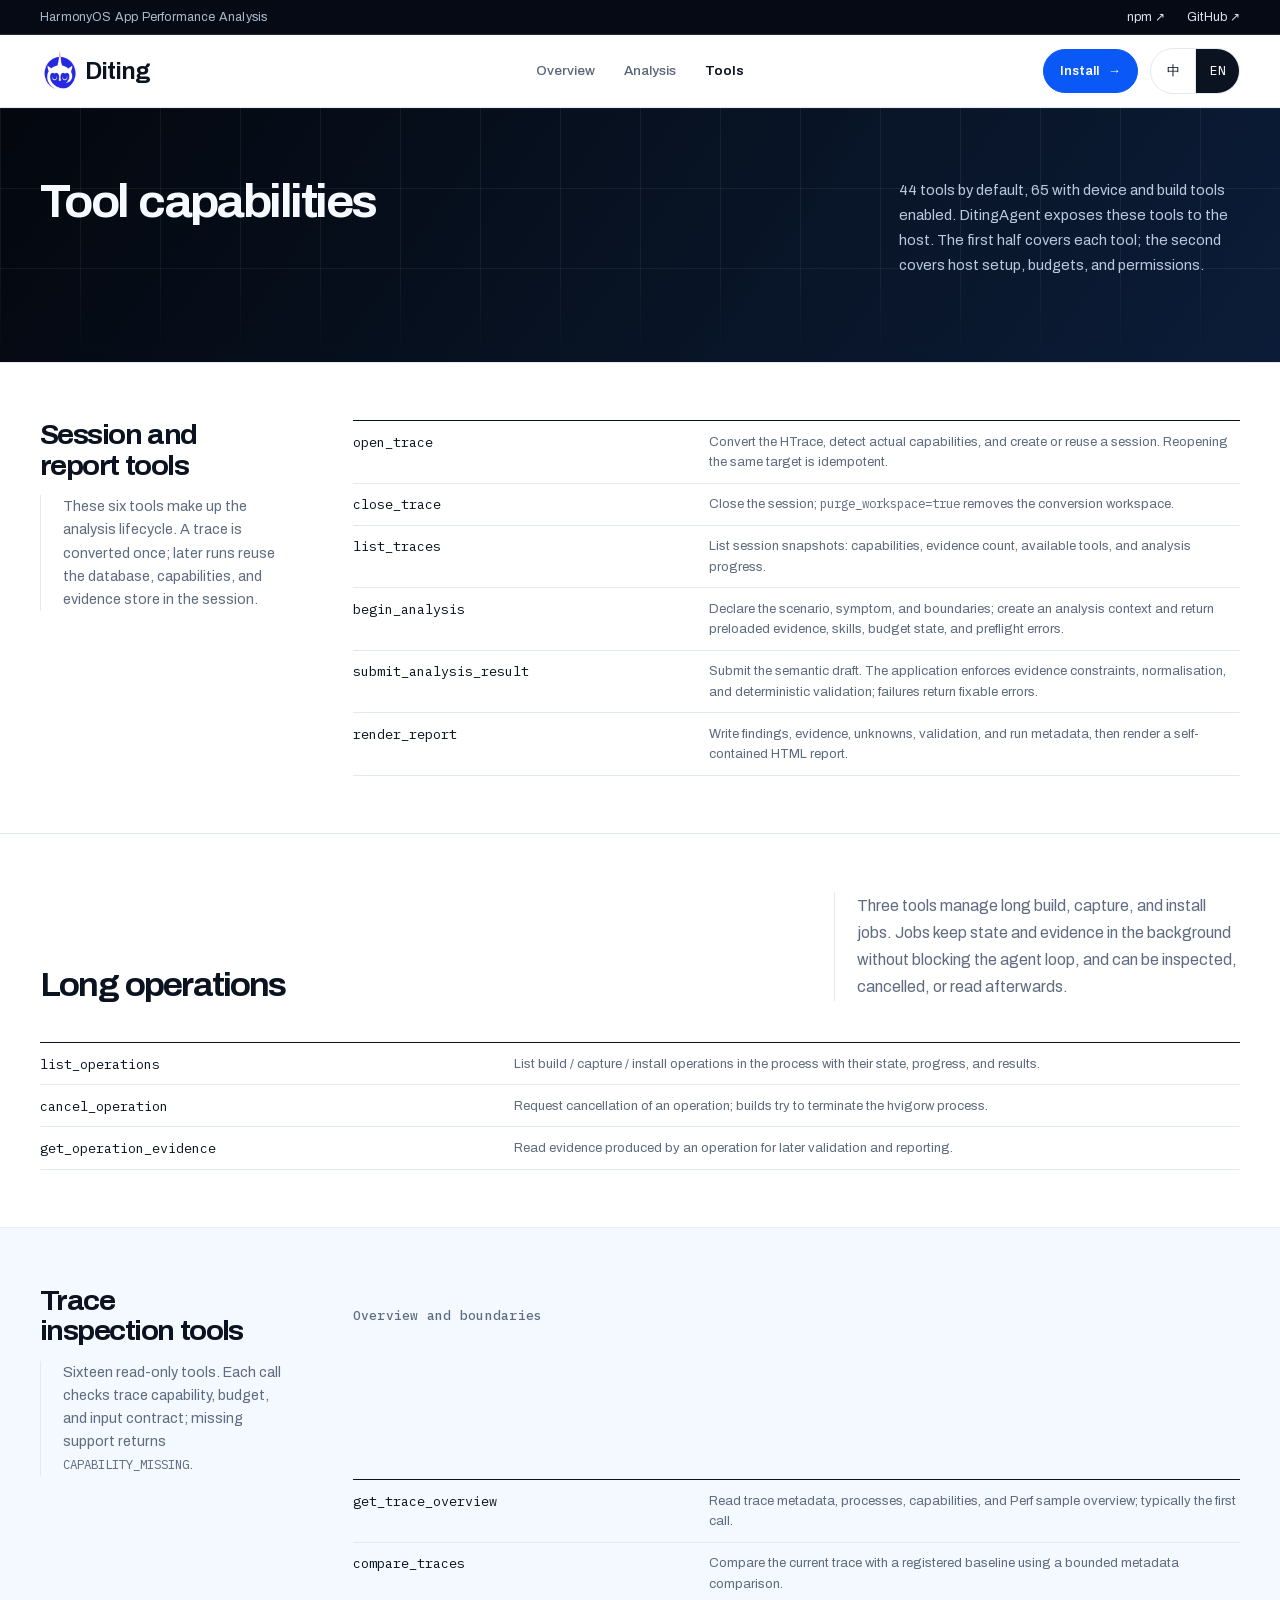
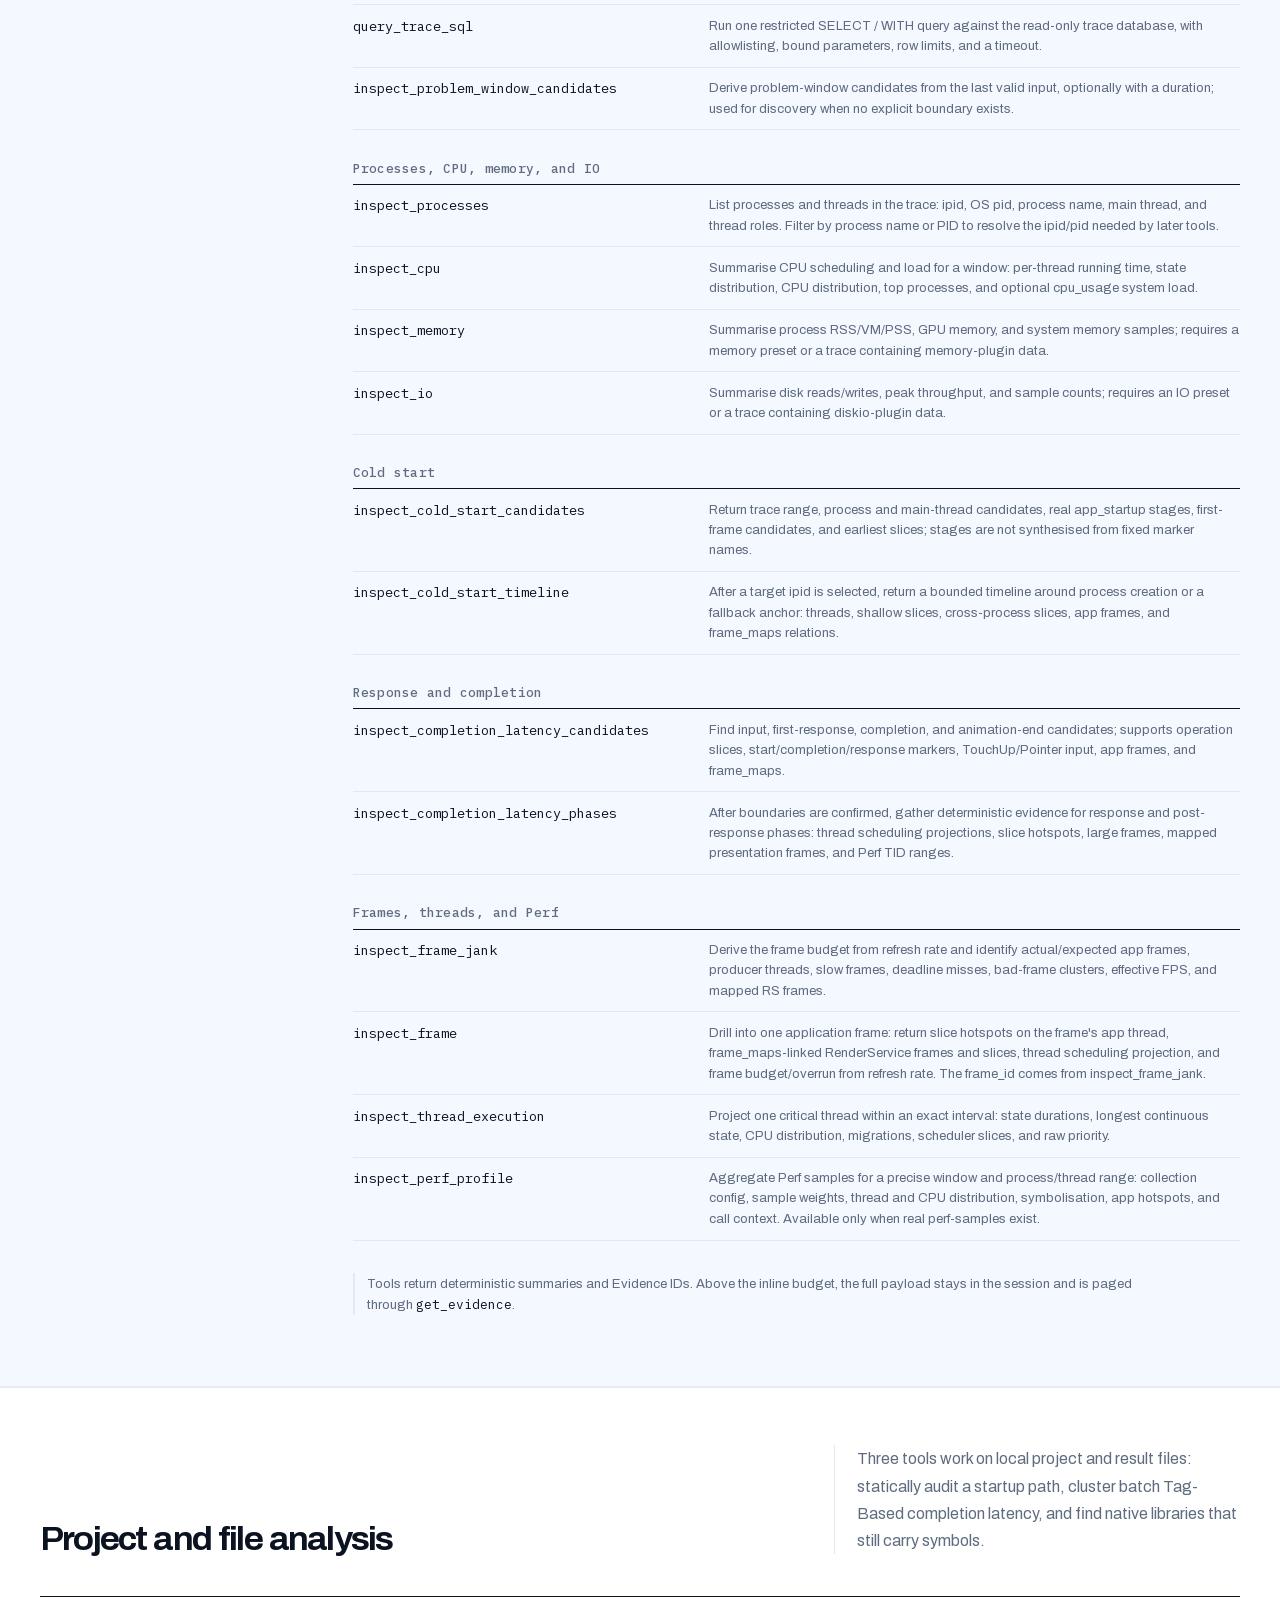
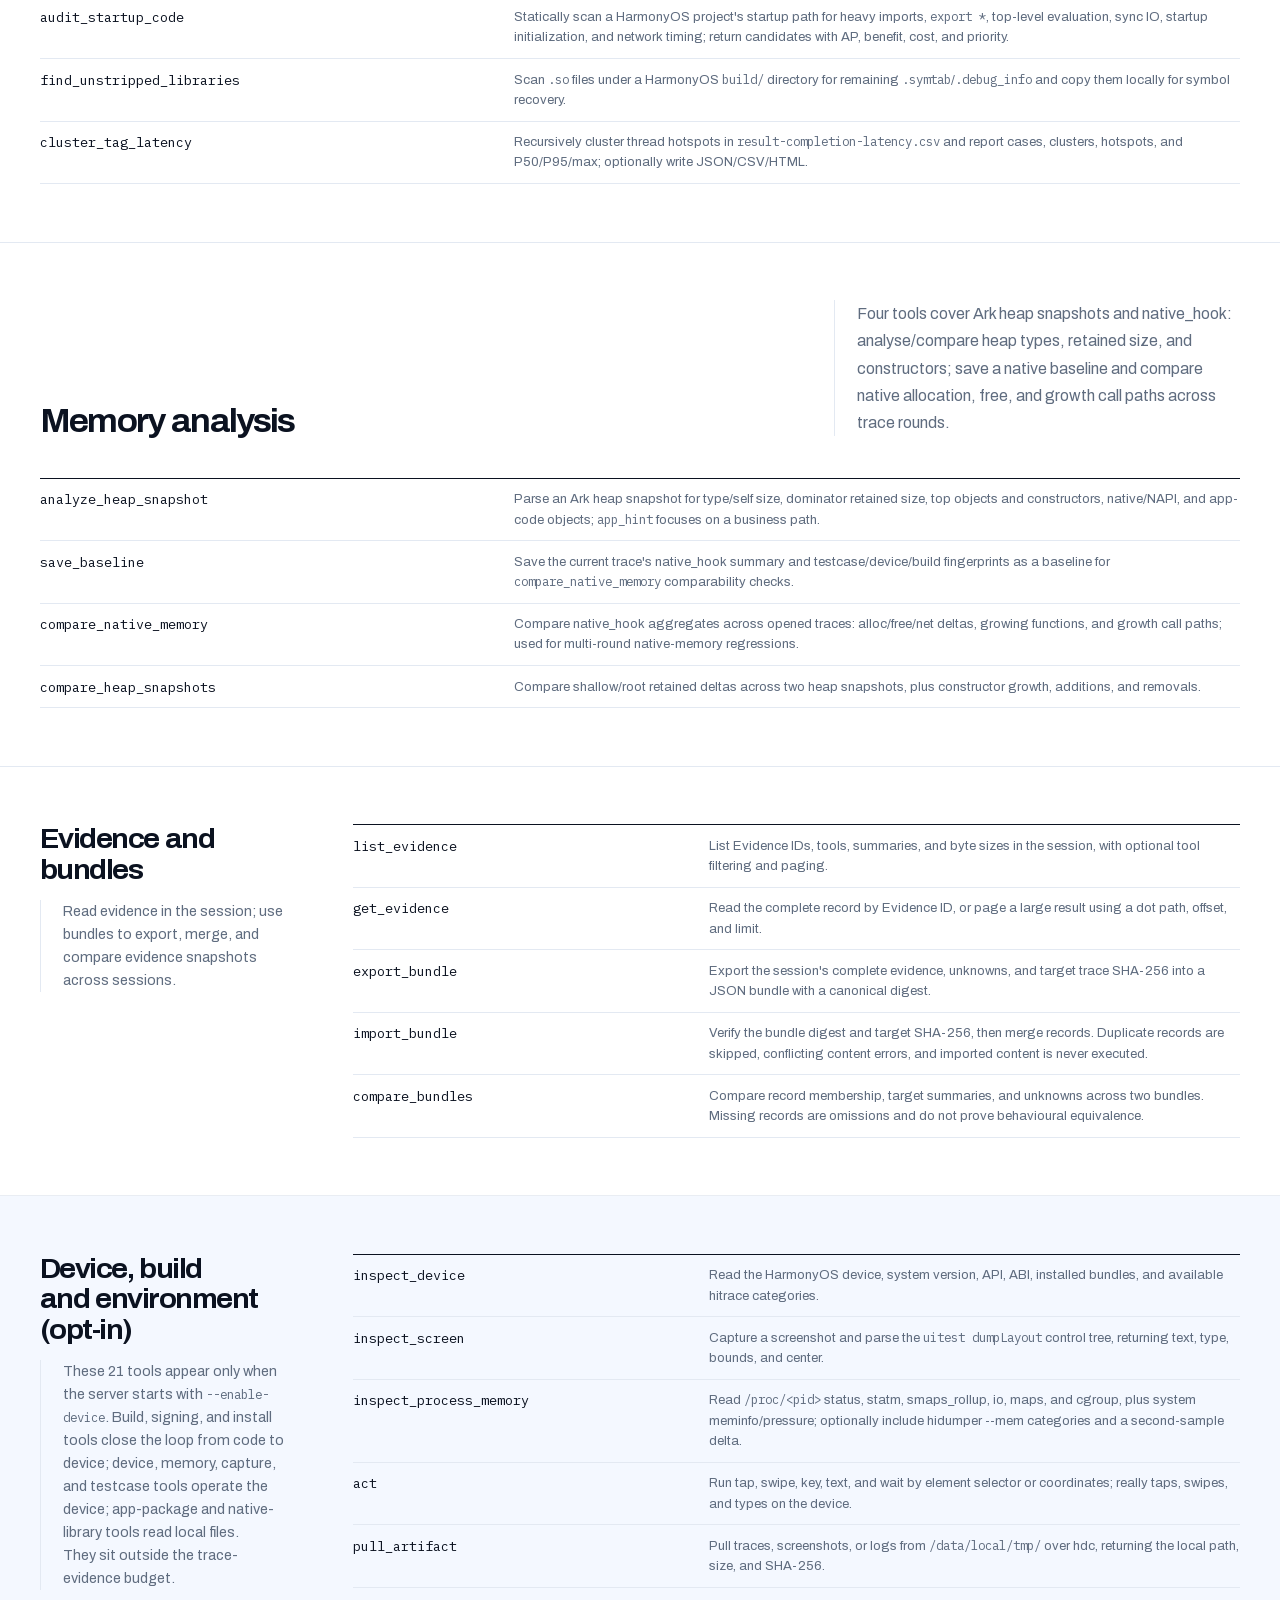
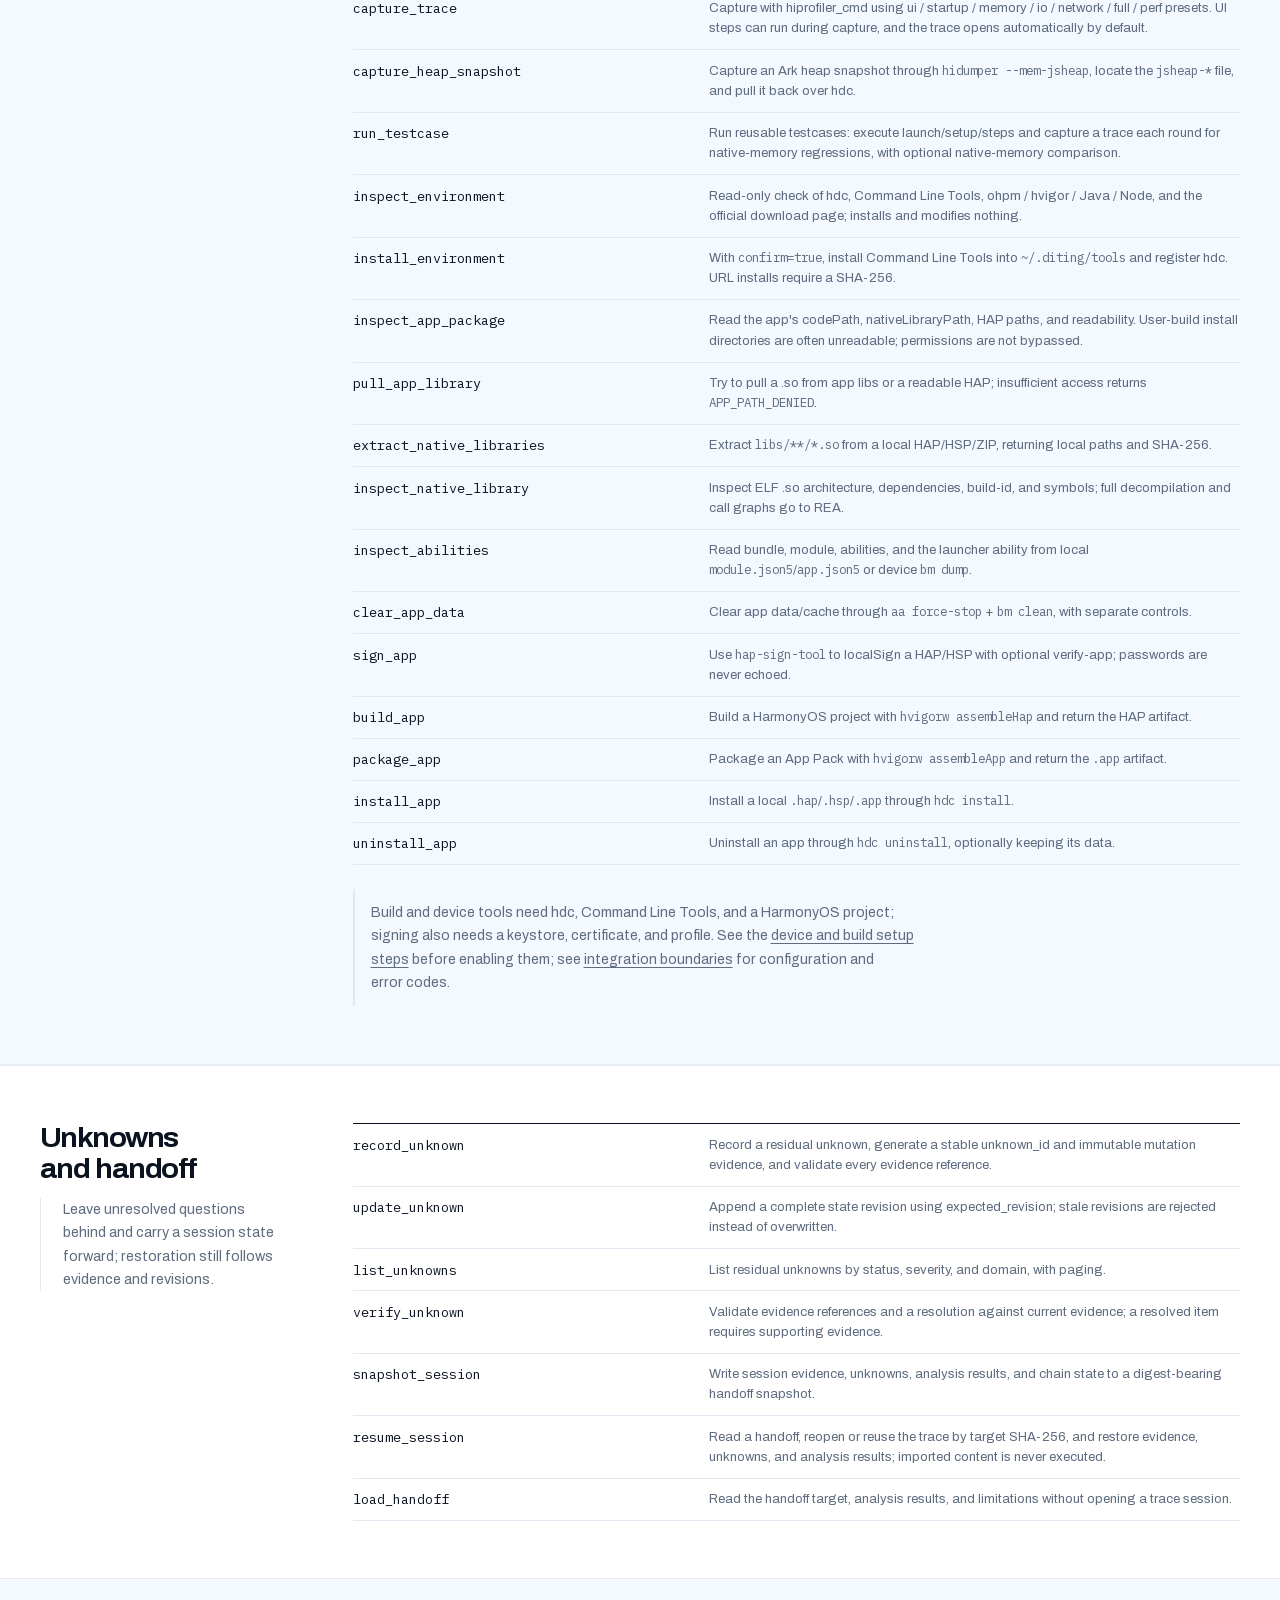
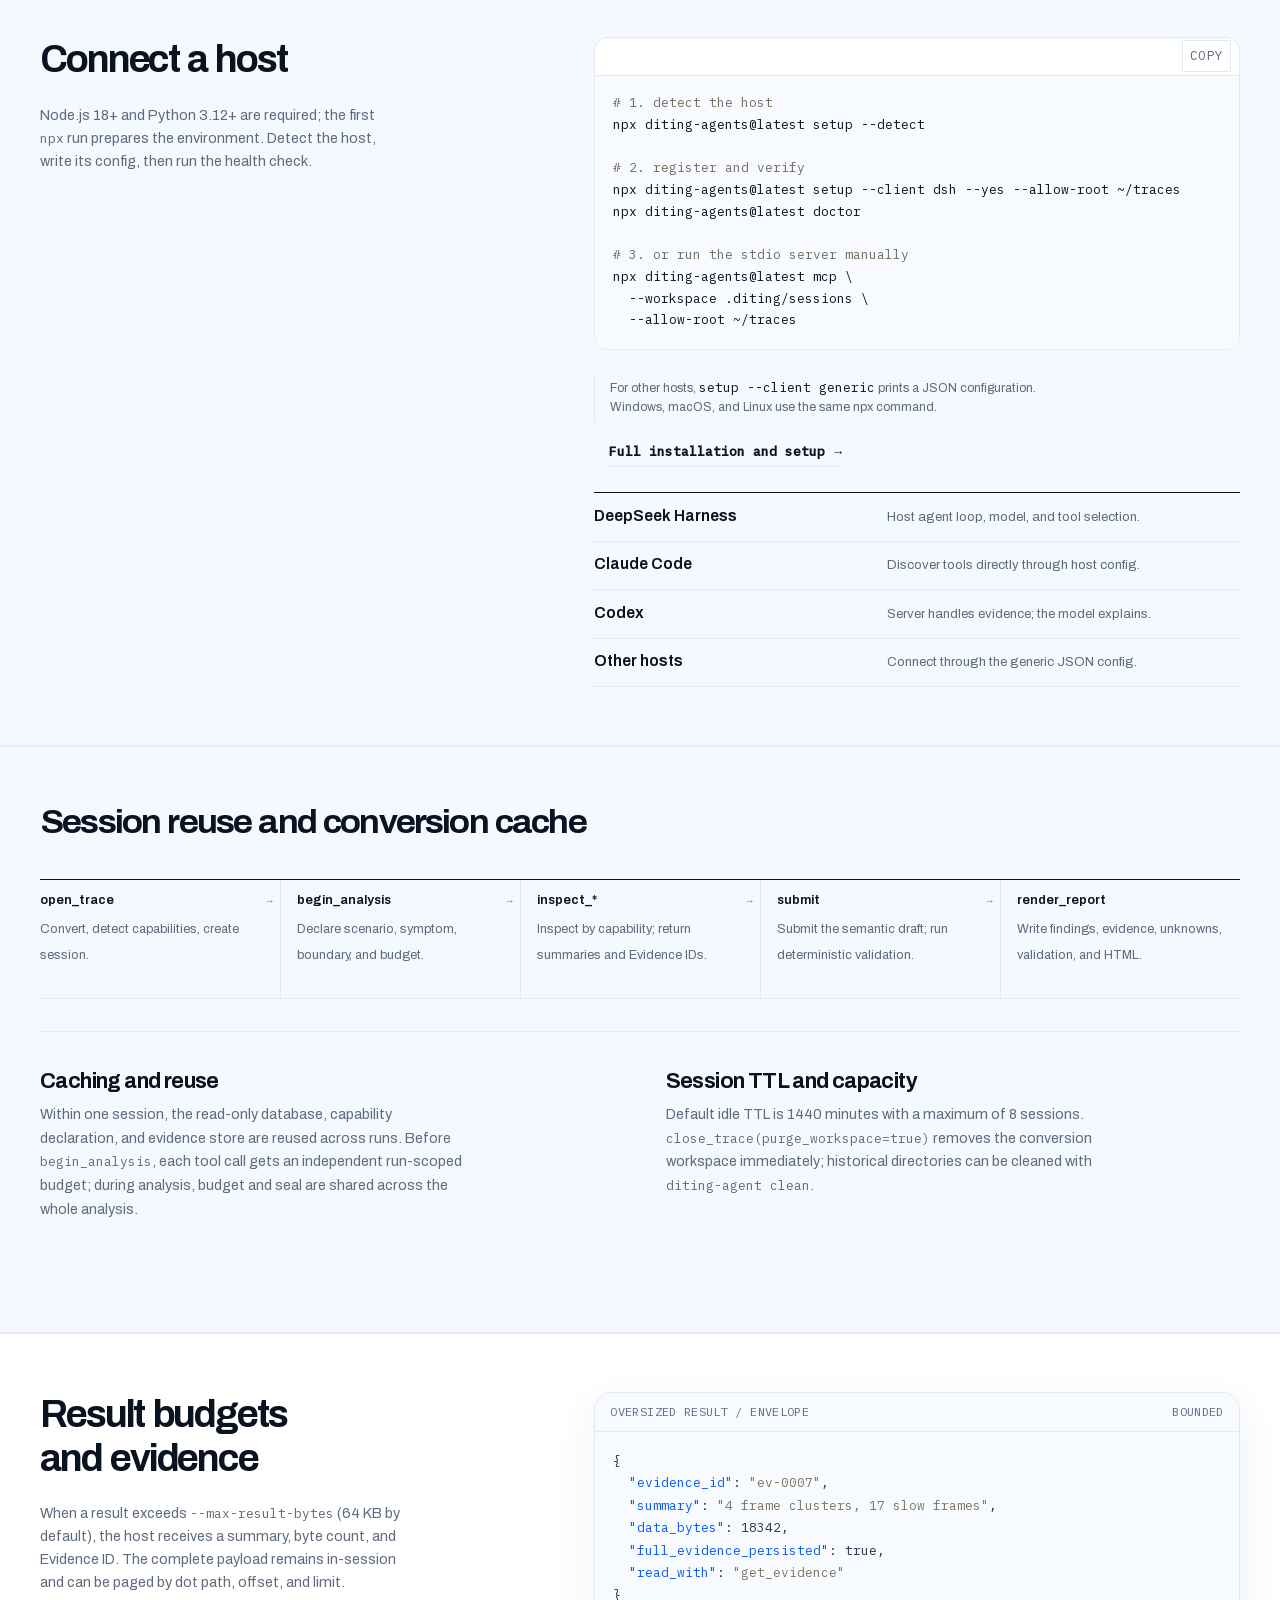
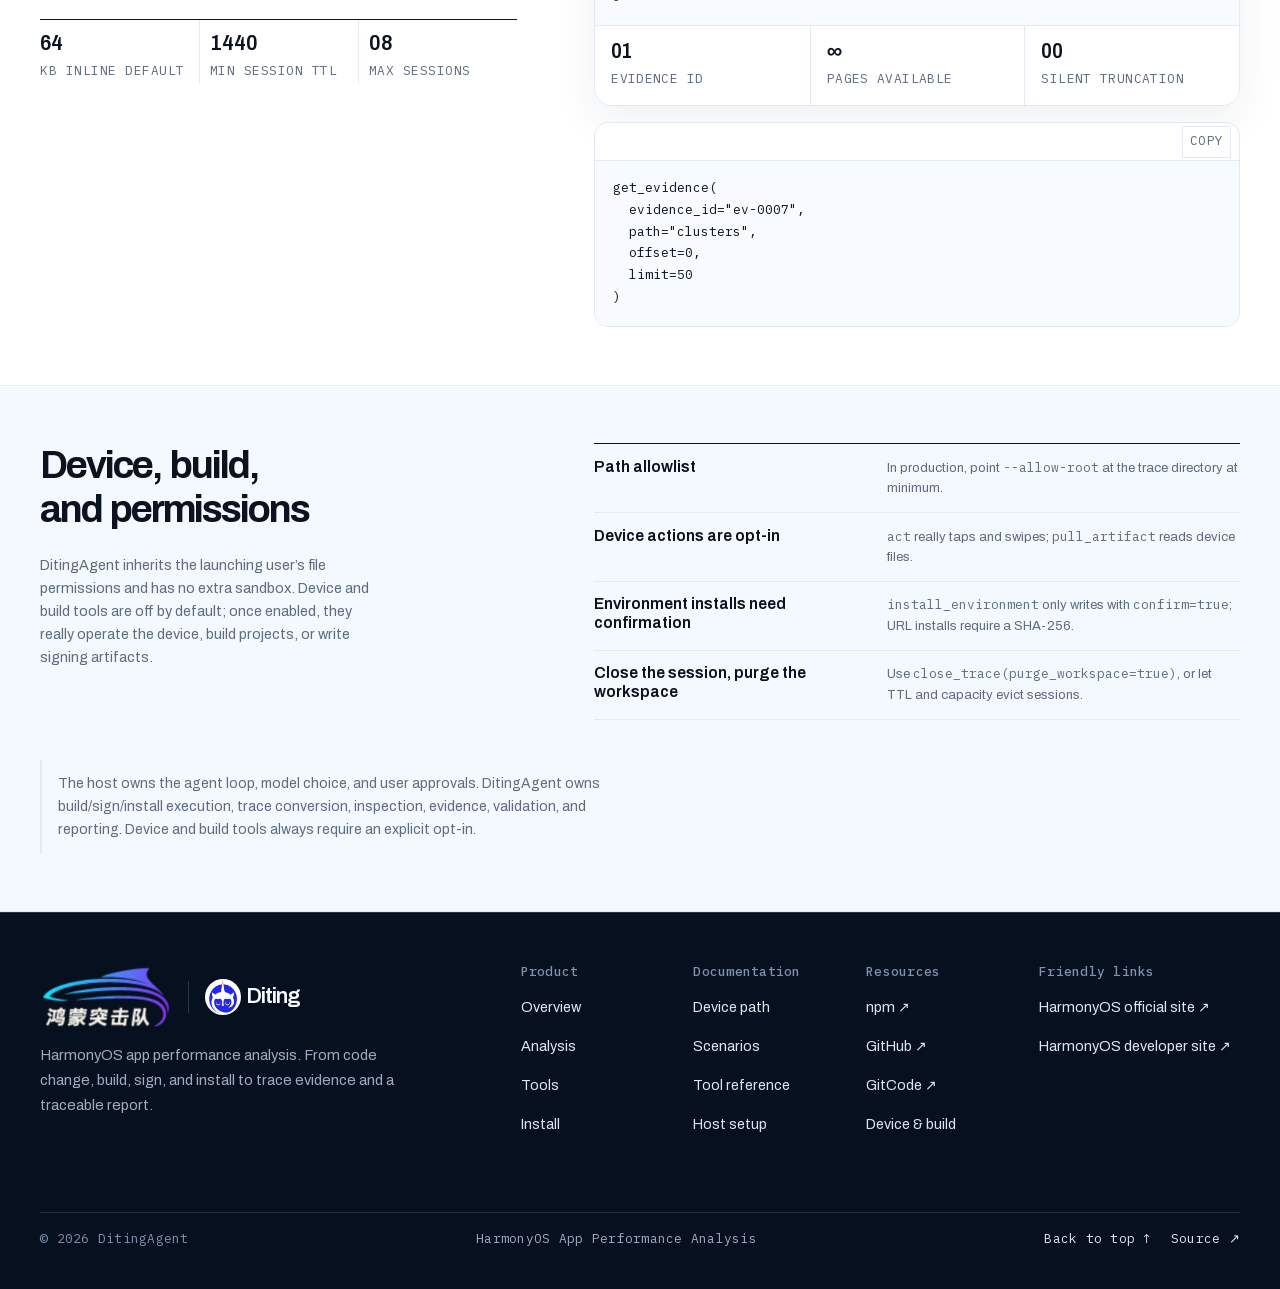
<file: tools.html>
<!doctype html>
<html lang="en">
<head>
  <meta charset="utf-8">
  <meta name="viewport" content="width=device-width, initial-scale=1">
  <title>Tool capabilities — Diting</title>
  <link rel="icon" href="assets/img/favicon.png" type="image/png">
  <meta name="description" content="DitingAgent tool reference: 44 default and 65 device-enabled tools, startup audit, batch latency, heap snapshot analysis, long operations, build/sign/install, trace evidence, host setup, budgets, and permission boundaries.">
  <meta name="theme-color" content="#ffffff">
  <link rel="preload" href="assets/fonts/archivo-latin-variable.woff2" as="font" type="font/woff2" crossorigin>
  <script>
    (function () {
      document.documentElement.classList.add("js");
      try {
        var queryLang = new URLSearchParams(location.search).get("lang");
        var storedLang = localStorage.getItem("diting-lang");
        if (queryLang === "en" || (!queryLang && storedLang === "en")) {
          document.documentElement.lang = "en";
        }
      } catch (error) {}
    })();
  </script>
  <link rel="stylesheet" href="assets/css/style.css?v=20261125-8">
  <link rel="stylesheet" href="assets/css/redesign.css?v=20261125-8">
  <link rel="stylesheet" href="assets/css/theme.css?v=20261125-8">
  <link rel="stylesheet" href="assets/css/chrome.css?v=20261125-8">
  <link rel="stylesheet" href="assets/css/subpages.css?v=20261125-8">
  <link rel="stylesheet" href="assets/css/clean.css?v=20261125-8">
  <link rel="stylesheet" href="assets/css/polish.css?v=20261125-8">
</head>
<body data-page="tools" data-title-zh="工具能力 — Diting" data-title-en="Tool capabilities — Diting">
  <a class="skip-link" href="#main"><span class="lang-zh" lang="zh-CN">跳到主要内容</span><span class="lang-en" lang="en">Skip to content</span></a>

  <div class="utility-bar">
    <div class="container utility-bar__inner">
      <span class="utility-bar__label">HarmonyOS App Performance Analysis</span>
      <div class="utility-bar__links">
        <a href="https://www.npmjs.com/package/diting-agents" target="_blank" rel="noopener noreferrer">npm ↗</a>
        <a href="https://github.com/dt-hapo/dt-hapo.github.io" target="_blank" rel="noopener noreferrer">GitHub ↗</a>
      </div>
    </div>
  </div>

  <header class="site-header">
    <div class="container header-inner">
      <a class="brand" href="index.html" aria-label="Diting — Home">
        <img class="brand-logo" src="assets/img/logo-mark.png" alt="" width="36" height="36">
        <span class="brand-text">Diting</span>
      </a>
      <nav class="site-nav" id="site-nav" aria-label="Primary">
        <a class="nav-link" href="index.html"><span class="lang-zh" lang="zh-CN">概览</span><span class="lang-en" lang="en">Overview</span></a>
        <a class="nav-link" href="method.html"><span class="lang-zh" lang="zh-CN">分析</span><span class="lang-en" lang="en">Analysis</span></a>
        <a class="nav-link" href="tools.html" aria-current="page"><span class="lang-zh" lang="zh-CN">工具</span><span class="lang-en" lang="en">Tools</span></a>
        <a class="nav-link nav-link--mobile-install" href="install.html"><span class="lang-zh" lang="zh-CN">安装</span><span class="lang-en" lang="en">Install</span></a>
      </nav>
      <div class="header-actions">
        <a class="header-install" href="install.html">
          <span><span class="lang-zh" lang="zh-CN">安装</span><span class="lang-en" lang="en">Install</span></span>
          <span aria-hidden="true">→</span>
        </a>
        <div class="lang-toggle" role="group" aria-label="Language / 语言">
          <button class="lang-btn" type="button" data-set-lang="zh" aria-pressed="false">中</button>
          <button class="lang-btn" type="button" data-set-lang="en" aria-pressed="true">EN</button>
        </div>
        <a class="source-link" href="https://gitcode.com/diting/DitingAgent" target="_blank" rel="noopener noreferrer">GitCode ↗</a>
        <button class="nav-toggle" type="button" data-nav-toggle aria-controls="site-nav" aria-expanded="false" aria-label="打开导航">
          <span class="nav-toggle__lines" aria-hidden="true"></span>
        </button>
      </div>
    </div>
  </header>

  <main id="main">
    <section class="page-hero" aria-labelledby="page-title">
      <div class="container">
        <div class="page-hero__body">
          <h1 id="page-title">
            <span class="lang-zh" lang="zh-CN">工具能力</span>
            <span class="lang-en" lang="en">Tool capabilities</span>
          </h1>
          <div class="page-hero__aside">
            <p>
              <span class="lang-zh" lang="zh-CN">默认 44 个工具，开启设备与构建工具后 65 个。DitingAgent 向宿主提供这些工具。前半部分是每个工具能做什么，后半部分是宿主接入、预算与权限。</span>
              <span class="lang-en" lang="en">44 tools by default, 65 with device and build tools enabled. DitingAgent exposes these tools to the host. The first half covers each tool; the second covers host setup, budgets, and permissions.</span>
            </p>
          </div>
        </div>
      </div>
    </section>

    <nav class="container page-jump" aria-label="On this page">
      <a href="#session"><span class="lang-zh" lang="zh-CN">会话</span><span class="lang-en" lang="en">Session</span></a>
      <a href="#operations"><span class="lang-zh" lang="zh-CN">长操作</span><span class="lang-en" lang="en">Operations</span></a>
      <a href="#trace">Trace</a>
      <a href="#project"><span class="lang-zh" lang="zh-CN">项目</span><span class="lang-en" lang="en">Project</span></a>
      <a href="#heap"><span class="lang-zh" lang="zh-CN">内存</span><span class="lang-en" lang="en">Memory</span></a>
      <a href="#evidence"><span class="lang-zh" lang="zh-CN">证据</span><span class="lang-en" lang="en">Evidence</span></a>
      <a href="#device"><span class="lang-zh" lang="zh-CN">设备</span><span class="lang-en" lang="en">Device</span></a>
      <a href="#mcp">接入</a>
      <a href="#mcp-budget"><span class="lang-zh" lang="zh-CN">预算</span><span class="lang-en" lang="en">Budget</span></a>
      <a href="#mcp-boundaries"><span class="lang-zh" lang="zh-CN">边界</span><span class="lang-en" lang="en">Boundaries</span></a>
    </nav>




    <section class="section" id="session" aria-labelledby="session-title">
      <div class="container">
        <div class="section-head section-head--wide">
          <h2 class="section-title" id="session-title"><span class="lang-zh" lang="zh-CN">会话与报告工具</span><span class="lang-en" lang="en">Session and report tools</span></h2>
          <p class="section-intro"><span class="lang-zh" lang="zh-CN">这 6 个工具构成一次分析的生命周期。Trace 只转换一次，后续 run 复用会话中的数据库、能力和 EvidenceStore。</span><span class="lang-en" lang="en">These six tools make up the analysis lifecycle. A trace is converted once; later runs reuse the database, capabilities, and evidence store in the session.</span></p>
        </div>
        <div class="tool-detail">
          <div class="tool-detail__row"><div class="tool-detail__name">open_trace</div><div class="tool-detail__desc"><span class="lang-zh" lang="zh-CN">转换 HTrace、探测真实能力并创建（或复用）会话；同一目标重复打开是幂等的。</span><span class="lang-en" lang="en">Convert the HTrace, detect actual capabilities, and create or reuse a session. Reopening the same target is idempotent.</span></div></div>
          <div class="tool-detail__row"><div class="tool-detail__name">close_trace</div><div class="tool-detail__desc"><span class="lang-zh" lang="zh-CN">关闭会话；<code>purge_workspace=true</code> 时删除转换工作区。</span><span class="lang-en" lang="en">Close the session; <code>purge_workspace=true</code> removes the conversion workspace.</span></div></div>
          <div class="tool-detail__row"><div class="tool-detail__name">list_traces</div><div class="tool-detail__desc"><span class="lang-zh" lang="zh-CN">列出会话快照：Trace 能力、Evidence 数量、可用工具和分析进度。</span><span class="lang-en" lang="en">List session snapshots: capabilities, evidence count, available tools, and analysis progress.</span></div></div>
          <div class="tool-detail__row"><div class="tool-detail__name">begin_analysis</div><div class="tool-detail__desc"><span class="lang-zh" lang="zh-CN">声明场景、现象和边界，创建分析上下文；返回预载证据、Skill、预算状态和场景预分析错误。</span><span class="lang-en" lang="en">Declare the scenario, symptom, and boundaries; create an analysis context and return preloaded evidence, skills, budget state, and preflight errors.</span></div></div>
          <div class="tool-detail__row"><div class="tool-detail__name">submit_analysis_result</div><div class="tool-detail__desc"><span class="lang-zh" lang="zh-CN">提交语义 Draft；应用层执行证据约束、归一化和确定性校验，失败会返回可修正错误。</span><span class="lang-en" lang="en">Submit the semantic draft. The application enforces evidence constraints, normalisation, and deterministic validation; failures return fixable errors.</span></div></div>
          <div class="tool-detail__row"><div class="tool-detail__name">render_report</div><div class="tool-detail__desc"><span class="lang-zh" lang="zh-CN">写出 findings、evidence、unknowns、validation 与 run 元数据，并渲染自包含 HTML 报告。</span><span class="lang-en" lang="en">Write findings, evidence, unknowns, validation, and run metadata, then render a self-contained HTML report.</span></div></div>
        </div>
      </div>
    </section>

    <section class="section" id="operations" aria-labelledby="operations-title">
      <div class="container">
        <div class="section-head section-head--wide">
          <h2 class="section-title" id="operations-title"><span class="lang-zh" lang="zh-CN">长操作</span><span class="lang-en" lang="en">Long operations</span></h2>
          <p class="section-intro"><span class="lang-zh" lang="zh-CN">3 个工具管理构建、抓取和安装长任务。任务在后台保留状态和 Evidence，不阻塞 Agent 主循环；可以查询、请求取消并读取产物。</span><span class="lang-en" lang="en">Three tools manage long build, capture, and install jobs. Jobs keep state and evidence in the background without blocking the agent loop, and can be inspected, cancelled, or read afterwards.</span></p>
        </div>
        <div class="tool-detail">
          <div class="tool-detail__row"><div class="tool-detail__name">list_operations</div><div class="tool-detail__desc"><span class="lang-zh" lang="zh-CN">列出当前进程中的 build / capture / install 长操作及其状态、进度和结果。</span><span class="lang-en" lang="en">List build / capture / install operations in the process with their state, progress, and results.</span></div></div>
          <div class="tool-detail__row"><div class="tool-detail__name">cancel_operation</div><div class="tool-detail__desc"><span class="lang-zh" lang="zh-CN">请求取消一个长操作；构建会尽量终止 hvigorw 进程。</span><span class="lang-en" lang="en">Request cancellation of an operation; builds try to terminate the hvigorw process.</span></div></div>
          <div class="tool-detail__row"><div class="tool-detail__name">get_operation_evidence</div><div class="tool-detail__desc"><span class="lang-zh" lang="zh-CN">读取 build / capture / install 长操作生成的 Evidence，用于后续校验和报告。</span><span class="lang-en" lang="en">Read evidence produced by an operation for later validation and reporting.</span></div></div>
        </div>
      </div>
    </section>

    <section class="section" id="trace" aria-labelledby="trace-title">
      <div class="container">
        <div class="section-head section-head--wide">
          <h2 class="section-title" id="trace-title"><span class="lang-zh" lang="zh-CN">Trace 取证工具</span><span class="lang-en" lang="en">Trace inspection tools</span></h2>
          <p class="section-intro"><span class="lang-zh" lang="zh-CN">16 个只读工具。调用时会检查当前 Trace 的能力、预算和输入契约；能力不足返回 <code>CAPABILITY_MISSING</code>。</span><span class="lang-en" lang="en">Sixteen read-only tools. Each call checks trace capability, budget, and input contract; missing support returns <code>CAPABILITY_MISSING</code>.</span></p>
        </div>

        <h3 class="tool-subhead"><span class="lang-zh" lang="zh-CN">概览与边界</span><span class="lang-en" lang="en">Overview and boundaries</span></h3>
        <div class="tool-detail">
          <div class="tool-detail__row"><div class="tool-detail__name">get_trace_overview</div><div class="tool-detail__desc"><span class="lang-zh" lang="zh-CN">读取 Trace 元数据、进程、能力和 Perf 样本概况；通常作为第一次调用。</span><span class="lang-en" lang="en">Read trace metadata, processes, capabilities, and Perf sample overview; typically the first call.</span></div></div>
          <div class="tool-detail__row"><div class="tool-detail__name">compare_traces</div><div class="tool-detail__desc"><span class="lang-zh" lang="zh-CN">对当前 Trace 与已注册基线做受限元数据对比。</span><span class="lang-en" lang="en">Compare the current trace with a registered baseline using a bounded metadata comparison.</span></div></div>
          <div class="tool-detail__row"><div class="tool-detail__name">query_trace_sql</div><div class="tool-detail__desc"><span class="lang-zh" lang="zh-CN">对当前 Trace 的只读 SQLite 执行一条受限 SELECT / WITH 查询；有白名单、参数绑定、行数和超时限制。</span><span class="lang-en" lang="en">Run one restricted SELECT / WITH query against the read-only trace database, with allowlisting, bound parameters, row limits, and a timeout.</span></div></div>
          <div class="tool-detail__row"><div class="tool-detail__name">inspect_problem_window_candidates</div><div class="tool-detail__desc"><span class="lang-zh" lang="zh-CN">从最后一次有效输入推导问题区间候选，支持给定持续时间；无显式边界时用于发现。</span><span class="lang-en" lang="en">Derive problem-window candidates from the last valid input, optionally with a duration; used for discovery when no explicit boundary exists.</span></div></div>
        </div>

        <h3 class="tool-subhead"><span class="lang-zh" lang="zh-CN">进程、CPU、内存与 IO</span><span class="lang-en" lang="en">Processes, CPU, memory, and IO</span></h3>
        <div class="tool-detail">
          <div class="tool-detail__row"><div class="tool-detail__name">inspect_processes</div><div class="tool-detail__desc"><span class="lang-zh" lang="zh-CN">列出 Trace 中的进程与线程：ipid、OS pid、进程名、主线程和线程角色；支持进程名或 PID 过滤，用于确定后续工具需要的 ipid/pid。</span><span class="lang-en" lang="en">List processes and threads in the trace: ipid, OS pid, process name, main thread, and thread roles. Filter by process name or PID to resolve the ipid/pid needed by later tools.</span></div></div>
          <div class="tool-detail__row"><div class="tool-detail__name">inspect_cpu</div><div class="tool-detail__desc"><span class="lang-zh" lang="zh-CN">按窗口汇总 CPU 调度与负载：每线程 Running、状态分布、CPU 分布、Top 进程和可选的 cpu_usage 系统负载。</span><span class="lang-en" lang="en">Summarise CPU scheduling and load for a window: per-thread running time, state distribution, CPU distribution, top processes, and optional cpu_usage system load.</span></div></div>
          <div class="tool-detail__row"><div class="tool-detail__name">inspect_memory</div><div class="tool-detail__desc"><span class="lang-zh" lang="zh-CN">汇总进程 RSS/VM/PSS、GPU 内存和系统内存采样；需要 memory preset 或包含 memory-plugin 的 Trace。</span><span class="lang-en" lang="en">Summarise process RSS/VM/PSS, GPU memory, and system memory samples; requires a memory preset or a trace containing memory-plugin data.</span></div></div>
          <div class="tool-detail__row"><div class="tool-detail__name">inspect_io</div><div class="tool-detail__desc"><span class="lang-zh" lang="zh-CN">汇总整机磁盘读写、峰值速度和采样数；需要 io preset 或包含 diskio-plugin 的 Trace。</span><span class="lang-en" lang="en">Summarise disk reads/writes, peak throughput, and sample counts; requires an IO preset or a trace containing diskio-plugin data.</span></div></div>
        </div>

        <h3 class="tool-subhead"><span class="lang-zh" lang="zh-CN">冷启动</span><span class="lang-en" lang="en">Cold start</span></h3>
        <div class="tool-detail">
          <div class="tool-detail__row"><div class="tool-detail__name">inspect_cold_start_candidates</div><div class="tool-detail__desc"><span class="lang-zh" lang="zh-CN">返回 Trace 范围、候选进程和主线程、真实的 app_startup 阶段、首帧候选和最早 Slice；不按固定 Marker 名称合成阶段。</span><span class="lang-en" lang="en">Return trace range, process and main-thread candidates, real app_startup stages, first-frame candidates, and earliest slices; stages are not synthesised from fixed marker names.</span></div></div>
          <div class="tool-detail__row"><div class="tool-detail__name">inspect_cold_start_timeline</div><div class="tool-detail__desc"><span class="lang-zh" lang="zh-CN">在选定目标 ipid 后，围绕进程创建或后备锚点返回有界时间线：线程、浅层 Slice、跨进程 Slice、应用帧与 frame_maps 关系。</span><span class="lang-en" lang="en">After a target ipid is selected, return a bounded timeline around process creation or a fallback anchor: threads, shallow slices, cross-process slices, app frames, and frame_maps relations.</span></div></div>
        </div>

        <h3 class="tool-subhead"><span class="lang-zh" lang="zh-CN">响应与完成</span><span class="lang-en" lang="en">Response and completion</span></h3>
        <div class="tool-detail">
          <div class="tool-detail__row"><div class="tool-detail__name">inspect_completion_latency_candidates</div><div class="tool-detail__desc"><span class="lang-zh" lang="zh-CN">寻找输入、首个响应、完成和动画结束候选；支持操作 Slice、开始/完成/响应 Marker、TouchUp/Pointer 输入、应用帧和 frame_maps。</span><span class="lang-en" lang="en">Find input, first-response, completion, and animation-end candidates; supports operation slices, start/completion/response markers, TouchUp/Pointer input, app frames, and frame_maps.</span></div></div>
          <div class="tool-detail__row"><div class="tool-detail__name">inspect_completion_latency_phases</div><div class="tool-detail__desc"><span class="lang-zh" lang="zh-CN">在边界确认后，对响应阶段和响应后阶段做确定性取证：线程调度投影、Slice 热点、大帧、映射呈现帧和 Perf TID 范围。</span><span class="lang-en" lang="en">After boundaries are confirmed, gather deterministic evidence for response and post-response phases: thread scheduling projections, slice hotspots, large frames, mapped presentation frames, and Perf TID ranges.</span></div></div>
        </div>

        <h3 class="tool-subhead"><span class="lang-zh" lang="zh-CN">帧、线程与 Perf</span><span class="lang-en" lang="en">Frames, threads, and Perf</span></h3>
        <div class="tool-detail">
          <div class="tool-detail__row"><div class="tool-detail__name">inspect_frame_jank</div><div class="tool-detail__desc"><span class="lang-zh" lang="zh-CN">按刷新率计算帧预算，识别 actual / expected 应用帧、产帧线程、慢帧、deadline miss、坏帧簇、有效 FPS 和 RS 映射帧。</span><span class="lang-en" lang="en">Derive the frame budget from refresh rate and identify actual/expected app frames, producer threads, slow frames, deadline misses, bad-frame clusters, effective FPS, and mapped RS frames.</span></div></div>
          <div class="tool-detail__row"><div class="tool-detail__name">inspect_frame</div><div class="tool-detail__desc"><span class="lang-zh" lang="zh-CN">对单个应用帧做下钻：返回该帧应用线程的 Slice 热点、frame_maps 关联的 RenderService 帧与 Slice、线程调度投影，以及按刷新率计算的帧预算/超出量。frame_id 来自 inspect_frame_jank。</span><span class="lang-en" lang="en">Drill into one application frame: return slice hotspots on the frame's app thread, frame_maps-linked RenderService frames and slices, thread scheduling projection, and frame budget/overrun from refresh rate. The frame_id comes from inspect_frame_jank.</span></div></div>
          <div class="tool-detail__row"><div class="tool-detail__name">inspect_thread_execution</div><div class="tool-detail__desc"><span class="lang-zh" lang="zh-CN">对精确区间内的单个关键线程做调度投影：状态时长、最长连续状态、CPU 分布、迁移、调度片和原始优先级。</span><span class="lang-en" lang="en">Project one critical thread within an exact interval: state durations, longest continuous state, CPU distribution, migrations, scheduler slices, and raw priority.</span></div></div>
          <div class="tool-detail__row"><div class="tool-detail__name">inspect_perf_profile</div><div class="tool-detail__desc"><span class="lang-zh" lang="zh-CN">在精确问题窗口和进程/线程范围内聚合 Perf 样本：采集配置、样本权重、线程与 CPU 分布、符号化率、应用热点和调用上下文；只在存在真实 perf-samples 时开放。</span><span class="lang-en" lang="en">Aggregate Perf samples for a precise window and process/thread range: collection config, sample weights, thread and CPU distribution, symbolisation, app hotspots, and call context. Available only when real perf-samples exist.</span></div></div>
        </div>

        <p class="tool-detail-note"><span class="lang-zh" lang="zh-CN">工具返回确定性的摘要和 Evidence ID。超过内联预算时，完整数据保留在会话中，用 <code>get_evidence</code> 按路径和分页读取。</span><span class="lang-en" lang="en">Tools return deterministic summaries and Evidence IDs. Above the inline budget, the full payload stays in the session and is paged through <code>get_evidence</code>.</span></p>
      </div>
    </section>

    <section class="section" id="project" aria-labelledby="project-title">
      <div class="container">
        <div class="section-head section-head--wide">
          <h2 class="section-title" id="project-title"><span class="lang-zh" lang="zh-CN">项目与文件分析</span><span class="lang-en" lang="en">Project and file analysis</span></h2>
          <p class="section-intro"><span class="lang-zh" lang="zh-CN">3 个工具处理本地工程和结果文件：静态审计源码启动路径、批量聚类 Tag-Based 完成时延，以及找出仍带符号的 native 库。</span><span class="lang-en" lang="en">Three tools work on local project and result files: statically audit a startup path, cluster batch Tag-Based completion latency, and find native libraries that still carry symbols.</span></p>
        </div>
        <div class="tool-detail">
          <div class="tool-detail__row"><div class="tool-detail__name">audit_startup_code</div><div class="tool-detail__desc"><span class="lang-zh" lang="zh-CN">静态扫描 HarmonyOS 工程启动路径：重 import、<code>export *</code>、顶层求值、同步 IO、启动初始化和网络时机，输出 AP、收益、成本与优先级的候选。</span><span class="lang-en" lang="en">Statically scan a HarmonyOS project's startup path for heavy imports, <code>export *</code>, top-level evaluation, sync IO, startup initialization, and network timing; return candidates with AP, benefit, cost, and priority.</span></div></div>
          <div class="tool-detail__row"><div class="tool-detail__name">find_unstripped_libraries</div><div class="tool-detail__desc"><span class="lang-zh" lang="zh-CN">扫描 HarmonyOS <code>build/</code> 下的 <code>.so</code>，找出仍带 <code>.symtab</code>/<code>.debug_info</code> 的库，可复制到本地供 symbol recovery 使用。</span><span class="lang-en" lang="en">Scan <code>.so</code> files under a HarmonyOS <code>build/</code> directory for remaining <code>.symtab</code>/<code>.debug_info</code> and copy them locally for symbol recovery.</span></div></div>
          <div class="tool-detail__row"><div class="tool-detail__name">cluster_tag_latency</div><div class="tool-detail__desc"><span class="lang-zh" lang="zh-CN">递归聚类 <code>result-completion-latency.csv</code> 的线程热点，输出用例、聚类、热点和 P50/P95/max；可写 JSON/CSV/HTML。</span><span class="lang-en" lang="en">Recursively cluster thread hotspots in <code>result-completion-latency.csv</code> and report cases, clusters, hotspots, and P50/P95/max; optionally write JSON/CSV/HTML.</span></div></div>
        </div>
      </div>
    </section>

    <section class="section" id="heap" aria-labelledby="heap-title">
      <div class="container">
        <div class="section-head section-head--wide">
          <h2 class="section-title" id="heap-title"><span class="lang-zh" lang="zh-CN">内存分析</span><span class="lang-en" lang="en">Memory analysis</span></h2>
          <p class="section-intro"><span class="lang-zh" lang="zh-CN">4 个工具覆盖 Ark heap snapshot 和 native_hook：分析/比较 heap 类型、保留大小和构造器；保存 native baseline，并比较多轮 Trace 的 native 分配、释放和增长调用链。</span><span class="lang-en" lang="en">Four tools cover Ark heap snapshots and native_hook: analyse/compare heap types, retained size, and constructors; save a native baseline and compare native allocation, free, and growth call paths across trace rounds.</span></p>
        </div>
        <div class="tool-detail">
          <div class="tool-detail__row"><div class="tool-detail__name">analyze_heap_snapshot</div><div class="tool-detail__desc"><span class="lang-zh" lang="zh-CN">解析 Ark heap snapshot 的类型/self size、dominator retained、top 对象与构造器、native/NAPI 和业务代码对象；<code>app_hint</code> 可按业务路径聚焦。</span><span class="lang-en" lang="en">Parse an Ark heap snapshot for type/self size, dominator retained size, top objects and constructors, native/NAPI, and app-code objects; <code>app_hint</code> focuses on a business path.</span></div></div>
          <div class="tool-detail__row"><div class="tool-detail__name">save_baseline</div><div class="tool-detail__desc"><span class="lang-zh" lang="zh-CN">保存当前 Trace 的 native_hook 摘要、testcase/device/build 指纹为 baseline，供 <code>compare_native_memory</code> 做可比性校验。</span><span class="lang-en" lang="en">Save the current trace's native_hook summary and testcase/device/build fingerprints as a baseline for <code>compare_native_memory</code> comparability checks.</span></div></div>
          <div class="tool-detail__row"><div class="tool-detail__name">compare_native_memory</div><div class="tool-detail__desc"><span class="lang-zh" lang="zh-CN">比较多个已打开 Trace 的 native_hook 聚合：alloc/free/net 增量、增长函数和增长调用链；用于 native-memory 多轮回归。</span><span class="lang-en" lang="en">Compare native_hook aggregates across opened traces: alloc/free/net deltas, growing functions, and growth call paths; used for multi-round native-memory regressions.</span></div></div>
          <div class="tool-detail__row"><div class="tool-detail__name">compare_heap_snapshots</div><div class="tool-detail__desc"><span class="lang-zh" lang="zh-CN">比较两个 heap snapshot 的 shallow/root retained 增量，以及 constructor 的增长、新增和减少。</span><span class="lang-en" lang="en">Compare shallow/root retained deltas across two heap snapshots, plus constructor growth, additions, and removals.</span></div></div>
        </div>
      </div>
    </section>

    <section class="section" id="evidence" aria-labelledby="evidence-title">
      <div class="container">
        <div class="section-head section-head--wide">
          <h2 class="section-title" id="evidence-title"><span class="lang-zh" lang="zh-CN">证据检索<br>与 bundle</span><span class="lang-en" lang="en">Evidence and<br>bundles</span></h2>
          <p class="section-intro"><span class="lang-zh" lang="zh-CN">读取会话中的 Evidence；用 bundle 导出、合并和比较跨会话的证据快照。</span><span class="lang-en" lang="en">Read evidence in the session; use bundles to export, merge, and compare evidence snapshots across sessions.</span></p>
        </div>
        <div class="tool-detail">
          <div class="tool-detail__row"><div class="tool-detail__name">list_evidence</div><div class="tool-detail__desc"><span class="lang-zh" lang="zh-CN">列出会话内 Evidence 的 ID、工具、摘要和字节数，支持按工具过滤和分页。</span><span class="lang-en" lang="en">List Evidence IDs, tools, summaries, and byte sizes in the session, with optional tool filtering and paging.</span></div></div>
          <div class="tool-detail__row"><div class="tool-detail__name">get_evidence</div><div class="tool-detail__desc"><span class="lang-zh" lang="zh-CN">按 Evidence ID 读取完整数据，或用点路径、offset、limit 分页读取大结果。</span><span class="lang-en" lang="en">Read the complete record by Evidence ID, or page a large result using a dot path, offset, and limit.</span></div></div>
          <div class="tool-detail__row"><div class="tool-detail__name">export_bundle</div><div class="tool-detail__desc"><span class="lang-zh" lang="zh-CN">导出当前会话的完整 Evidence、unknowns 和目标 Trace SHA-256，写入带 canonical digest 的 JSON bundle。</span><span class="lang-en" lang="en">Export the session's complete evidence, unknowns, and target trace SHA-256 into a JSON bundle with a canonical digest.</span></div></div>
          <div class="tool-detail__row"><div class="tool-detail__name">import_bundle</div><div class="tool-detail__desc"><span class="lang-zh" lang="zh-CN">校验 bundle digest 和目标 SHA-256 后合并记录；重复记录跳过，同 ID 不同内容报错，导入内容不执行。</span><span class="lang-en" lang="en">Verify the bundle digest and target SHA-256, then merge records. Duplicate records are skipped, conflicting content errors, and imported content is never executed.</span></div></div>
          <div class="tool-detail__row"><div class="tool-detail__name">compare_bundles</div><div class="tool-detail__desc"><span class="lang-zh" lang="zh-CN">比较两个 bundle 的记录成员、目标摘要和 unknowns；缺失记录代表 omission，不证明行为等价。</span><span class="lang-en" lang="en">Compare record membership, target summaries, and unknowns across two bundles. Missing records are omissions and do not prove behavioural equivalence.</span></div></div>
        </div>
      </div>
    </section>

    <section class="section" id="device" aria-labelledby="device-title">
      <div class="container">
        <div class="section-head section-head--wide">
          <h2 class="section-title" id="device-title"><span class="lang-zh" lang="zh-CN">设备、构建<br>与环境（opt-in）</span><span class="lang-en" lang="en">Device, build<br>and environment (opt-in)</span></h2>
          <p class="section-intro"><span class="lang-zh" lang="zh-CN">这 21 个工具只在启动 server 时带 <code>--enable-device</code> 才会出现。构建、签名和安装工具完成代码到设备的闭环；设备、内存与抓取工具会真实操作设备；多轮 testcase 会重复抓取；应用包与 native 库工具读取本地文件。它们不在 Trace evidence 预算内。</span><span class="lang-en" lang="en">These 21 tools appear only when the server starts with <code>--enable-device</code>. Build, signing, and install tools close the loop from code to device; device, memory, capture, and testcase tools operate the device; app-package and native-library tools read local files. They sit outside the trace-evidence budget.</span></p>
        </div>
        <div class="tool-detail">
          <div class="tool-detail__row"><div class="tool-detail__name">inspect_device</div><div class="tool-detail__desc"><span class="lang-zh" lang="zh-CN">读取 HarmonyOS 设备、系统版本、API、ABI、已安装 Bundle 和可用 hitrace 类别。</span><span class="lang-en" lang="en">Read the HarmonyOS device, system version, API, ABI, installed bundles, and available hitrace categories.</span></div></div>
          <div class="tool-detail__row"><div class="tool-detail__name">inspect_screen</div><div class="tool-detail__desc"><span class="lang-zh" lang="zh-CN">抓取截图并解析 <code>uitest dumpLayout</code> 控件树，返回文本、类型、bounds 和 center。</span><span class="lang-en" lang="en">Capture a screenshot and parse the <code>uitest dumpLayout</code> control tree, returning text, type, bounds, and center.</span></div></div>
          <div class="tool-detail__row"><div class="tool-detail__name">inspect_process_memory</div><div class="tool-detail__desc"><span class="lang-zh" lang="zh-CN">读取 <code>/proc/&lt;pid&gt;</code> 的 status、statm、smaps_rollup、io、maps 和 cgroup，以及系统 meminfo/pressure；可附带 hidumper --mem 分类和二次采样增量。</span><span class="lang-en" lang="en">Read <code>/proc/&lt;pid&gt;</code> status, statm, smaps_rollup, io, maps, and cgroup, plus system meminfo/pressure; optionally include hidumper --mem categories and a second-sample delta.</span></div></div>
          <div class="tool-detail__row"><div class="tool-detail__name">act</div><div class="tool-detail__desc"><span class="lang-zh" lang="zh-CN">按元素选择器或坐标执行 tap、swipe、key、text、wait；会真实点击、滑动和输入。</span><span class="lang-en" lang="en">Run tap, swipe, key, text, and wait by element selector or coordinates; really taps, swipes, and types on the device.</span></div></div>
          <div class="tool-detail__row"><div class="tool-detail__name">pull_artifact</div><div class="tool-detail__desc"><span class="lang-zh" lang="zh-CN">通过 hdc 从 <code>/data/local/tmp/</code> 拉取 Trace、截图或日志，返回本地路径、大小和 SHA-256。</span><span class="lang-en" lang="en">Pull traces, screenshots, or logs from <code>/data/local/tmp/</code> over hdc, returning the local path, size, and SHA-256.</span></div></div>
          <div class="tool-detail__row"><div class="tool-detail__name">capture_trace</div><div class="tool-detail__desc"><span class="lang-zh" lang="zh-CN">用 hiprofiler_cmd 抓 Trace，支持 ui / startup / memory / io / network / full / perf preset；可在抓取期间执行 UI steps，默认抓完自动打开 Trace。</span><span class="lang-en" lang="en">Capture with hiprofiler_cmd using ui / startup / memory / io / network / full / perf presets. UI steps can run during capture, and the trace opens automatically by default.</span></div></div>
          <div class="tool-detail__row"><div class="tool-detail__name">capture_heap_snapshot</div><div class="tool-detail__desc"><span class="lang-zh" lang="zh-CN">通过 <code>hidumper --mem-jsheap</code> 抓取 Ark heap snapshot，自动定位 <code>jsheap-*</code> 文件并通过 hdc 拉回。</span><span class="lang-en" lang="en">Capture an Ark heap snapshot through <code>hidumper --mem-jsheap</code>, locate the <code>jsheap-*</code> file, and pull it back over hdc.</span></div></div>
          <div class="tool-detail__row"><div class="tool-detail__name">run_testcase</div><div class="tool-detail__desc"><span class="lang-zh" lang="zh-CN">运行可复用 testcase：按轮次执行 launch/setup/steps 并抓取 Trace，用于 native-memory 多轮回归；可自动比较 native memory。</span><span class="lang-en" lang="en">Run reusable testcases: execute launch/setup/steps and capture a trace each round for native-memory regressions, with optional native-memory comparison.</span></div></div>
          <div class="tool-detail__row"><div class="tool-detail__name">inspect_environment</div><div class="tool-detail__desc"><span class="lang-zh" lang="zh-CN">只读检查 hdc、Command Line Tools、ohpm / hvigor / Java / Node 和官方下载页；不安装、不修改环境。</span><span class="lang-en" lang="en">Read-only check of hdc, Command Line Tools, ohpm / hvigor / Java / Node, and the official download page; installs and modifies nothing.</span></div></div>
          <div class="tool-detail__row"><div class="tool-detail__name">install_environment</div><div class="tool-detail__desc"><span class="lang-zh" lang="zh-CN">在 <code>confirm=true</code> 时把 Command Line Tools 安装到 <code>~/.diting/tools</code> 并注册 hdc；URL 安装必须提供 SHA-256。</span><span class="lang-en" lang="en">With <code>confirm=true</code>, install Command Line Tools into <code>~/.diting/tools</code> and register hdc. URL installs require a SHA-256.</span></div></div>
          <div class="tool-detail__row"><div class="tool-detail__name">inspect_app_package</div><div class="tool-detail__desc"><span class="lang-zh" lang="zh-CN">读取应用的 codePath、nativeLibraryPath、HAP 路径和可读性；用户版本安装目录通常不可读，不绕过权限。</span><span class="lang-en" lang="en">Read the app's codePath, nativeLibraryPath, HAP paths, and readability. User-build install directories are often unreadable; permissions are not bypassed.</span></div></div>
          <div class="tool-detail__row"><div class="tool-detail__name">pull_app_library</div><div class="tool-detail__desc"><span class="lang-zh" lang="zh-CN">尝试从应用 libs 或可读 HAP 中拉取 .so 到本地；权限不足返回 <code>APP_PATH_DENIED</code>。</span><span class="lang-en" lang="en">Try to pull a .so from app libs or a readable HAP; insufficient access returns <code>APP_PATH_DENIED</code>.</span></div></div>
          <div class="tool-detail__row"><div class="tool-detail__name">extract_native_libraries</div><div class="tool-detail__desc"><span class="lang-zh" lang="zh-CN">从本地 HAP/HSP/ZIP 提取 <code>libs/**/*.so</code>，返回本地路径和 SHA-256。</span><span class="lang-en" lang="en">Extract <code>libs/**/*.so</code> from a local HAP/HSP/ZIP, returning local paths and SHA-256.</span></div></div>
          <div class="tool-detail__row"><div class="tool-detail__name">inspect_native_library</div><div class="tool-detail__desc"><span class="lang-zh" lang="zh-CN">解析 ELF .so 的架构、依赖、build-id 和符号；完整反编译和调用图交给 REA。</span><span class="lang-en" lang="en">Inspect ELF .so architecture, dependencies, build-id, and symbols; full decompilation and call graphs go to REA.</span></div></div>
          <div class="tool-detail__row"><div class="tool-detail__name">inspect_abilities</div><div class="tool-detail__desc"><span class="lang-zh" lang="zh-CN">从本地 <code>module.json5</code>/<code>app.json5</code> 或设备 <code>bm dump</code> 读取 Bundle、module、Ability 和 launcher ability。</span><span class="lang-en" lang="en">Read bundle, module, abilities, and the launcher ability from local <code>module.json5</code>/<code>app.json5</code> or device <code>bm dump</code>.</span></div></div>
          <div class="tool-detail__row"><div class="tool-detail__name">clear_app_data</div><div class="tool-detail__desc"><span class="lang-zh" lang="zh-CN">通过 <code>aa force-stop</code> + <code>bm clean</code> 清除应用 data/cache，可分别控制。</span><span class="lang-en" lang="en">Clear app data/cache through <code>aa force-stop</code> + <code>bm clean</code>, with separate controls.</span></div></div>
          <div class="tool-detail__row"><div class="tool-detail__name">sign_app</div><div class="tool-detail__desc"><span class="lang-zh" lang="zh-CN">用 <code>hap-sign-tool</code> 对 HAP/HSP 做 localSign，可选 verify-app；密码不回显。</span><span class="lang-en" lang="en">Use <code>hap-sign-tool</code> to localSign a HAP/HSP with optional verify-app; passwords are never echoed.</span></div></div>
          <div class="tool-detail__row"><div class="tool-detail__name">build_app</div><div class="tool-detail__desc"><span class="lang-zh" lang="zh-CN">用 <code>hvigorw assembleHap</code> 构建 HarmonyOS 工程并返回 HAP 产物。</span><span class="lang-en" lang="en">Build a HarmonyOS project with <code>hvigorw assembleHap</code> and return the HAP artifact.</span></div></div>
          <div class="tool-detail__row"><div class="tool-detail__name">package_app</div><div class="tool-detail__desc"><span class="lang-zh" lang="zh-CN">用 <code>hvigorw assembleApp</code> 打包 App Pack 并返回 <code>.app</code> 产物。</span><span class="lang-en" lang="en">Package an App Pack with <code>hvigorw assembleApp</code> and return the <code>.app</code> artifact.</span></div></div>
          <div class="tool-detail__row"><div class="tool-detail__name">install_app</div><div class="tool-detail__desc"><span class="lang-zh" lang="zh-CN">通过 <code>hdc install</code> 安装本地 <code>.hap</code>/<code>.hsp</code>/<code>.app</code>。</span><span class="lang-en" lang="en">Install a local <code>.hap</code>/<code>.hsp</code>/<code>.app</code> through <code>hdc install</code>.</span></div></div>
          <div class="tool-detail__row"><div class="tool-detail__name">uninstall_app</div><div class="tool-detail__desc"><span class="lang-zh" lang="zh-CN">通过 <code>hdc uninstall</code> 卸载应用，可选择保留数据。</span><span class="lang-en" lang="en">Uninstall an app through <code>hdc uninstall</code>, optionally keeping its data.</span></div></div>
        </div>
        <div class="callout">
          <p><span class="lang-zh" lang="zh-CN">构建与设备工具需要 hdc、Command Line Tools 和 HarmonyOS 工程；签名还需要 keystore、证书和 profile。开启前先看 <a href="install.html#device">安装页的设备与构建步骤</a>；完整参数和错误码见 <a href="#mcp-boundaries">权限边界</a>。</span><span class="lang-en" lang="en">Build and device tools need hdc, Command Line Tools, and a HarmonyOS project; signing also needs a keystore, certificate, and profile. See the <a href="install.html#device">device and build setup steps</a> before enabling them; see <a href="#mcp-boundaries">integration boundaries</a> for configuration and error codes.</span></p>
        </div>
      </div>
    </section>


    <section class="section" id="unknown" aria-labelledby="unknown-title">
      <div class="container">
        <div class="section-head section-head--wide">
          <h2 class="section-title" id="unknown-title"><span class="lang-zh" lang="zh-CN">未知与 handoff</span><span class="lang-en" lang="en">Unknowns and handoff</span></h2>
          <p class="section-intro"><span class="lang-zh" lang="zh-CN">把未解决的问题留下，把一次会话的状态带走；恢复时仍以 Evidence 和 revision 为准。</span><span class="lang-en" lang="en">Leave unresolved questions behind and carry a session state forward; restoration still follows evidence and revisions.</span></p>
        </div>
        <div class="tool-detail">
          <div class="tool-detail__row"><div class="tool-detail__name">record_unknown</div><div class="tool-detail__desc"><span class="lang-zh" lang="zh-CN">记录一个残余未知项，生成稳定 unknown_id 和不可变 mutation evidence；校验所有 Evidence 引用。</span><span class="lang-en" lang="en">Record a residual unknown, generate a stable unknown_id and immutable mutation evidence, and validate every evidence reference.</span></div></div>
          <div class="tool-detail__row"><div class="tool-detail__name">update_unknown</div><div class="tool-detail__desc"><span class="lang-zh" lang="zh-CN">按 expected_revision 追加一次完整状态修订；revision 过期时拒绝覆盖。</span><span class="lang-en" lang="en">Append a complete state revision using expected_revision; stale revisions are rejected instead of overwritten.</span></div></div>
          <div class="tool-detail__row"><div class="tool-detail__name">list_unknowns</div><div class="tool-detail__desc"><span class="lang-zh" lang="zh-CN">按状态、严重级别和领域列出残余未知项，支持分页。</span><span class="lang-en" lang="en">List residual unknowns by status, severity, and domain, with paging.</span></div></div>
          <div class="tool-detail__row"><div class="tool-detail__name">verify_unknown</div><div class="tool-detail__desc"><span class="lang-zh" lang="zh-CN">用当前 Evidence 校验未知项的引用和 resolution；标记 resolved 时必须存在 supporting evidence。</span><span class="lang-en" lang="en">Validate evidence references and a resolution against current evidence; a resolved item requires supporting evidence.</span></div></div>
          <div class="tool-detail__row"><div class="tool-detail__name">snapshot_session</div><div class="tool-detail__desc"><span class="lang-zh" lang="zh-CN">把会话 Evidence、unknowns、分析结果和链路状态写成带 digest 的 handoff 快照。</span><span class="lang-en" lang="en">Write session evidence, unknowns, analysis results, and chain state to a digest-bearing handoff snapshot.</span></div></div>
          <div class="tool-detail__row"><div class="tool-detail__name">resume_session</div><div class="tool-detail__desc"><span class="lang-zh" lang="zh-CN">读取 handoff，按目标 SHA-256 复用或重开 Trace，并恢复 Evidence、unknowns 与分析结果；不执行导入内容。</span><span class="lang-en" lang="en">Read a handoff, reopen or reuse the trace by target SHA-256, and restore evidence, unknowns, and analysis results; imported content is never executed.</span></div></div>
          <div class="tool-detail__row"><div class="tool-detail__name">load_handoff</div><div class="tool-detail__desc"><span class="lang-zh" lang="zh-CN">只读取 handoff 的目标、分析结果和限制，不打开 Trace 会话。</span><span class="lang-en" lang="en">Read the handoff target, analysis results, and limitations without opening a trace session.</span></div></div>
        </div>
      </div>
    </section>

    <section class="section section--tint" id="mcp" aria-labelledby="start-title">
      <div class="container">
        <div class="split">
          <div class="sticky-head">
            <h2 id="start-title">
              <span class="lang-zh" lang="zh-CN">接入宿主</span>
              <span class="lang-en" lang="en">Connect a host</span>
            </h2>
            <p>
              <span class="lang-zh" lang="zh-CN">需要 Node.js 18+ 和 Python 3.12+；<code>npx</code> 首次运行会准备环境。先检测宿主，再写入配置并运行健康检查。</span>
              <span class="lang-en" lang="en">Node.js 18+ and Python 3.12+ are required; the first <code>npx</code> run prepares the environment. Detect the host, write its config, then run the health check.</span>
            </p>
          </div>

          <div>
            <div class="code-box">
              <div class="code-top">
                <span>terminal / bash</span>
                <button class="copy-btn" type="button" data-copy="#install-command"><span class="copy-default"><span class="lang-zh" lang="zh-CN">复制</span><span class="lang-en" lang="en">Copy</span></span><span class="copy-done"><span class="lang-zh" lang="zh-CN">已复制</span><span class="lang-en" lang="en">Copied</span></span></button>
              </div>
              <pre><code id="install-command"><span class="code-comment"># 1. detect the host</span>
npx diting-agents@latest setup --detect

<span class="code-comment"># 2. register and verify</span>
npx diting-agents@latest setup --client dsh --yes --allow-root ~/traces
npx diting-agents@latest doctor

<span class="code-comment"># 3. or run the stdio server manually</span>
npx diting-agents@latest mcp \
  --workspace .diting/sessions \
  --allow-root ~/traces</code></pre>
            </div>

            <p class="method-note">
              <span class="lang-zh" lang="zh-CN">其他宿主可以用 <code>setup --client generic</code> 打印通用 JSON；Windows、macOS 和 Linux 使用同一条 npx 命令。</span>
              <span class="lang-en" lang="en">For other hosts, <code>setup --client generic</code> prints a JSON configuration. Windows, macOS, and Linux use the same npx command.</span>
            </p>

            <p><a class="link-arrow" href="install.html#host"><span><span class="lang-zh" lang="zh-CN">完整安装与接入步骤</span><span class="lang-en" lang="en">Full installation and setup</span></span><span aria-hidden="true">→</span></a></p>

            <div class="stack" style="margin-top:1.6rem;">
              <div class="stack-row">
                <span class="stack-row__num">01</span>
                <span class="stack-row__name">DeepSeek Harness</span>
                <span class="stack-row__copy"><span class="lang-zh" lang="zh-CN">宿主 Agent 循环、模型和工具选择。</span><span class="lang-en" lang="en">Host agent loop, model, and tool selection.</span></span>
              </div>
              <div class="stack-row">
                <span class="stack-row__num">02</span>
                <span class="stack-row__name">Claude Code</span>
                <span class="stack-row__copy"><span class="lang-zh" lang="zh-CN">通过宿主配置直接发现工具。</span><span class="lang-en" lang="en">Discover tools directly through host config.</span></span>
              </div>
              <div class="stack-row">
                <span class="stack-row__num">03</span>
                <span class="stack-row__name">Codex</span>
                <span class="stack-row__copy"><span class="lang-zh" lang="zh-CN">把取证交给 server，把解释留给模型。</span><span class="lang-en" lang="en">Server handles evidence; the model explains.</span></span>
              </div>
              <div class="stack-row">
                <span class="stack-row__num">04</span>
                <span class="stack-row__name"><span class="lang-zh" lang="zh-CN">其他 宿主</span><span class="lang-en" lang="en">Other hosts</span></span>
                <span class="stack-row__copy"><span class="lang-zh" lang="zh-CN">通过通用 JSON 接入。</span><span class="lang-en" lang="en">Connect through the generic JSON config.</span></span>
              </div>
            </div>
          </div>
        </div>
      </div>
    </section>

    <section class="section" id="mcp-sessions" aria-labelledby="mcp-session-title">
      <div class="container">
        <div class="section-head">
          <div>
            <h2 class="section-title" id="mcp-session-title">
              <span class="lang-zh" lang="zh-CN">会话复用与转换缓存</span>
              <span class="lang-en" lang="en">Session reuse and conversion cache</span>
            </h2>
          </div>
        </div>

        <div class="flow reveal">
          <div class="flow-node"><span class="flow-node__index">01</span><strong>open_trace</strong><span><span class="lang-zh" lang="zh-CN">转换、探测能力、创建会话。</span><span class="lang-en" lang="en">Convert, detect capabilities, create session.</span></span></div>
          <div class="flow-node"><span class="flow-node__index">02</span><strong>begin_analysis</strong><span><span class="lang-zh" lang="zh-CN">声明场景、现象、边界和预算。</span><span class="lang-en" lang="en">Declare scenario, symptom, boundary, and budget.</span></span></div>
          <div class="flow-node"><span class="flow-node__index">03</span><strong>inspect_*</strong><span><span class="lang-zh" lang="zh-CN">按能力取证，返回摘要和 Evidence ID。</span><span class="lang-en" lang="en">Inspect by capability; return summaries and Evidence IDs.</span></span></div>
          <div class="flow-node"><span class="flow-node__index">04</span><strong>submit</strong><span><span class="lang-zh" lang="zh-CN">提交语义 Draft，执行确定性校验。</span><span class="lang-en" lang="en">Submit the semantic draft; run deterministic validation.</span></span></div>
          <div class="flow-node"><span class="flow-node__index">05</span><strong>render_report</strong><span><span class="lang-zh" lang="zh-CN">写出 findings、evidence、unknowns、validation 和 HTML。</span><span class="lang-en" lang="en">Write findings, evidence, unknowns, validation, and HTML.</span></span></div>
        </div>

        <div class="article-block" style="margin-top:2rem;">
          <div>
            <h3><span class="lang-zh" lang="zh-CN">缓存与复用</span><span class="lang-en" lang="en">Caching and reuse</span></h3>
            <p>
              <span class="lang-zh" lang="zh-CN">同一个会话内，转换后的只读 DB、能力声明和 EvidenceStore 跨 run 复用。未调用 <code>begin_analysis</code> 时，每次工具调用使用独立的 run 级预算；开始分析后，预算和 seal 在整次分析内共享。</span>
              <span class="lang-en" lang="en">Within one session, the read-only database, capability declaration, and evidence store are reused across runs. Before <code>begin_analysis</code>, each tool call gets an independent run-scoped budget; during analysis, budget and seal are shared across the whole analysis.</span>
            </p>
          </div>
          <div>
            <h3><span class="lang-zh" lang="zh-CN">会话 TTL 与容量</span><span class="lang-en" lang="en">Session TTL and capacity</span></h3>
            <p>
              <span class="lang-zh" lang="zh-CN">默认空闲 TTL 为 1440 分钟，最多保留 8 个会话；<code>close_trace(purge_workspace=true)</code> 立即删除转换工作区。历史目录可以用 <code>diting-agent clean</code> 清理。</span>
              <span class="lang-en" lang="en">Default idle TTL is 1440 minutes with a maximum of 8 sessions. <code>close_trace(purge_workspace=true)</code> removes the conversion workspace immediately; historical directories can be cleaned with <code>diting-agent clean</code>.</span>
            </p>
          </div>
        </div>
      </div>
    </section>

    <section class="section" id="mcp-budget" aria-labelledby="budget-title">
      <div class="container">
        <div class="split">
          <div class="sticky-head">
            <h2 id="budget-title">
              <span class="lang-zh" lang="zh-CN">结果预算与 Evidence</span>
              <span class="lang-en" lang="en">Result budgets and evidence</span>
            </h2>
            <p>
              <span class="lang-zh" lang="zh-CN">单次结果超过 <code>--max-result-bytes</code>（默认 64 KB）时，宿主只拿到摘要、字节数和 Evidence ID。完整数据仍在会话中，可以用点路径、offset 和 limit 分页读取。</span>
              <span class="lang-en" lang="en">When a result exceeds <code>--max-result-bytes</code> (64 KB by default), the host receives a summary, byte count, and Evidence ID. The complete payload remains in-session and can be paged by dot path, offset, and limit.</span>
            </p>
            <div class="budget-stats">
              <div class="budget-stat"><b>64</b><span>KB inline default</span></div>
              <div class="budget-stat"><b>1440</b><span>min session TTL</span></div>
              <div class="budget-stat"><b>08</b><span>max sessions</span></div>
            </div>
          </div>

          <div>
            <div class="terminal">
              <div class="terminal-top"><span>oversized result / envelope</span><span>BOUNDED</span></div>
              <div class="terminal-body">
                <p>{</p>
                <p>&nbsp;&nbsp;<span class="key">"evidence_id"</span>: <span class="code-string">"ev-0007"</span>,</p>
                <p>&nbsp;&nbsp;<span class="key">"summary"</span>: <span class="code-string">"4 frame clusters, 17 slow frames"</span>,</p>
                <p>&nbsp;&nbsp;<span class="key">"data_bytes"</span>: 18342,</p>
                <p>&nbsp;&nbsp;<span class="key">"full_evidence_persisted"</span>: true,</p>
                <p>&nbsp;&nbsp;<span class="key">"read_with"</span>: <span class="code-string">"get_evidence"</span></p>
                <p>}</p>
              </div>
              <div class="terminal-stats">
                <div class="terminal-stat"><b>01</b><span>evidence id</span></div>
                <div class="terminal-stat"><b>∞</b><span>pages available</span></div>
                <div class="terminal-stat"><b>00</b><span>silent truncation</span></div>
              </div>
            </div>

            <div class="code-box" style="margin-top:1rem;">
              <div class="code-top">
                <span>read / paginate</span>
                <button class="copy-btn" type="button" data-copy="#evidence-command"><span class="copy-default"><span class="lang-zh" lang="zh-CN">复制</span><span class="lang-en" lang="en">Copy</span></span><span class="copy-done"><span class="lang-zh" lang="zh-CN">已复制</span><span class="lang-en" lang="en">Copied</span></span></button>
              </div>
              <pre><code id="evidence-command">get_evidence(
  evidence_id="ev-0007",
  path="clusters",
  offset=0,
  limit=50
)</code></pre>
            </div>
          </div>
        </div>
      </div>
    </section>

    <section class="section" id="mcp-boundaries" aria-labelledby="security-title">
      <div class="container">
        <div class="split">
          <div class="sticky-head">
            <h2 id="security-title">
              <span class="lang-zh" lang="zh-CN">设备、构建与权限边界</span>
              <span class="lang-en" lang="en">Device, build, and permissions</span>
            </h2>
            <p>
              <span class="lang-zh" lang="zh-CN">DitingAgent 继承启动用户的文件权限，没有额外沙箱。设备与构建工具默认关闭；一旦开启，它们会真实操作设备、构建工程或写入签名产物。</span>
              <span class="lang-en" lang="en">DitingAgent inherits the launching user’s file permissions and has no extra sandbox. Device and build tools are off by default; once enabled, they really operate the device, build projects, or write signing artifacts.</span>
            </p>
          </div>
          <div class="stack">
            <div class="stack-row reveal">
              <span class="stack-row__num">01</span>
              <span class="stack-row__name"><span class="lang-zh" lang="zh-CN">路径白名单</span><span class="lang-en" lang="en">Path allowlist</span></span>
              <span class="stack-row__copy"><span class="lang-zh" lang="zh-CN">生产环境至少用 <code>--allow-root</code> 指定 Trace 目录。</span><span class="lang-en" lang="en">In production, point <code>--allow-root</code> at the trace directory at minimum.</span></span>
            </div>
            <div class="stack-row reveal">
              <span class="stack-row__num">02</span>
              <span class="stack-row__name"><span class="lang-zh" lang="zh-CN">设备操作需要显式开启</span><span class="lang-en" lang="en">Device actions are opt-in</span></span>
              <span class="stack-row__copy"><span class="lang-zh" lang="zh-CN"><code>act</code> 会真的 tap / swipe；<code>pull_artifact</code> 会读取设备文件。</span><span class="lang-en" lang="en"><code>act</code> really taps and swipes; <code>pull_artifact</code> reads device files.</span></span>
            </div>
            <div class="stack-row reveal">
              <span class="stack-row__num">03</span>
              <span class="stack-row__name"><span class="lang-zh" lang="zh-CN">环境安装要确认</span><span class="lang-en" lang="en">Environment installs need confirmation</span></span>
              <span class="stack-row__copy"><span class="lang-zh" lang="zh-CN"><code>install_environment</code> 只有 <code>confirm=true</code> 才解压写入，URL 必须带 SHA-256。</span><span class="lang-en" lang="en"><code>install_environment</code> only writes with <code>confirm=true</code>; URL installs require a SHA-256.</span></span>
            </div>
            <div class="stack-row reveal">
              <span class="stack-row__num">04</span>
              <span class="stack-row__name"><span class="lang-zh" lang="zh-CN">关闭会话，清理工作区</span><span class="lang-en" lang="en">Close the session, purge the workspace</span></span>
              <span class="stack-row__copy"><span class="lang-zh" lang="zh-CN">用 <code>close_trace(purge_workspace=true)</code>，或按 TTL / 容量自动淘汰。</span><span class="lang-en" lang="en">Use <code>close_trace(purge_workspace=true)</code>, or let TTL and capacity evict sessions.</span></span>
            </div>
          </div>
        </div>

        <div class="callout" style="margin-top:2.5rem;">
          <p>
            <span class="lang-zh" lang="zh-CN">宿主拥有 Agent 循环、模型选择和用户审批；DitingAgent 拥有 Trace 转换、取证、Evidence、校验和报告。设备与构建工具始终需要显式开启。</span>
            <span class="lang-en" lang="en">The host owns the agent loop, model choice, and user approvals. DitingAgent owns build/sign/install execution, trace conversion, inspection, evidence, validation, and reporting. Device and build tools always require an explicit opt-in.</span>
          </p>
        </div>
      </div>
    </section>
  </main>

  <footer class="site-footer">
    <div class="container">
      <div class="footer-grid">
        <div class="footer-brand">
          <div class="footer-brand__logos">
            <img class="footer-squad-logo" src="assets/img/harmony-squad-logo-light.png" alt="鸿蒙突击队" width="720" height="360" loading="lazy">
            <span class="footer-brand__sep" aria-hidden="true"></span>
            <a class="brand" href="index.html" aria-label="Diting — Home">
              <img class="brand-logo" src="assets/img/logo-mark.png" alt="" width="34" height="34">
              <span class="brand-text">Diting</span>
            </a>
          </div>
          <p class="footer-desc">
            <span class="lang-zh" lang="zh-CN">HarmonyOS 应用性能分析。从改代码、构建、签名、安装到 Trace 取证，输出可追溯的报告。</span>
            <span class="lang-en" lang="en">HarmonyOS app performance analysis. From code change, build, sign, and install to trace evidence and a traceable report.</span>
          </p>
        </div>
        <div class="footer-links">
          <div class="footer-col">
            <h3><span class="lang-zh" lang="zh-CN">产品</span><span class="lang-en" lang="en">Product</span></h3>
            <a href="index.html"><span class="lang-zh" lang="zh-CN">概览</span><span class="lang-en" lang="en">Overview</span></a>
            <a href="method.html"><span class="lang-zh" lang="zh-CN">分析</span><span class="lang-en" lang="en">Analysis</span></a>
            <a href="tools.html"><span class="lang-zh" lang="zh-CN">工具</span><span class="lang-en" lang="en">Tools</span></a>
            <a href="install.html"><span class="lang-zh" lang="zh-CN">安装</span><span class="lang-en" lang="en">Install</span></a>
          </div>
          <div class="footer-col">
            <h3><span class="lang-zh" lang="zh-CN">文档</span><span class="lang-en" lang="en">Documentation</span></h3>
            <a href="method.html#device"><span class="lang-zh" lang="zh-CN">设备路径</span><span class="lang-en" lang="en">Device path</span></a>
            <a href="method.html#scenarios"><span class="lang-zh" lang="zh-CN">场景边界</span><span class="lang-en" lang="en">Scenarios</span></a>
            <a href="tools.html"><span class="lang-zh" lang="zh-CN">工具参考</span><span class="lang-en" lang="en">Tool reference</span></a>
            <a href="tools.html#mcp"><span class="lang-zh" lang="zh-CN">宿主接入</span><span class="lang-en" lang="en">Host setup</span></a>
          </div>
          <div class="footer-col">
            <h3><span class="lang-zh" lang="zh-CN">资源</span><span class="lang-en" lang="en">Resources</span></h3>
            <a href="https://www.npmjs.com/package/diting-agents" target="_blank" rel="noopener noreferrer">npm ↗</a>
            <a href="https://github.com/dt-hapo/dt-hapo.github.io" target="_blank" rel="noopener noreferrer">GitHub ↗</a>
            <a href="https://gitcode.com/diting/DitingAgent" target="_blank" rel="noopener noreferrer">GitCode ↗</a>
            <a href="install.html#device"><span class="lang-zh" lang="zh-CN">设备与构建</span><span class="lang-en" lang="en">Device &amp; build</span></a>
          </div>
          <div class="footer-col">
            <h3><span class="lang-zh" lang="zh-CN">友情链接</span><span class="lang-en" lang="en">Friendly links</span></h3>
            <a href="https://www.harmonyos.com/cn/" target="_blank" rel="noopener noreferrer"><span class="lang-zh" lang="zh-CN">HarmonyOS 官网&nbsp;↗</span><span class="lang-en" lang="en">HarmonyOS official site&nbsp;↗</span></a>
            <a href="https://developer.huawei.com/consumer/cn/" target="_blank" rel="noopener noreferrer"><span class="lang-zh" lang="zh-CN">HarmonyOS 开发者官网&nbsp;↗</span><span class="lang-en" lang="en">HarmonyOS developer site&nbsp;↗</span></a>
          </div>
        </div>
      </div>
      <div class="footer-meta">
        <span>© 2026 DitingAgent</span>
        <span class="footer-meta__note">HarmonyOS App Performance Analysis</span>
        <div class="footer-meta__links">
          <a href="#main"><span class="lang-zh" lang="zh-CN">回到顶部 ↑</span><span class="lang-en" lang="en">Back to top ↑</span></a>
          <a href="https://github.com/dt-hapo/dt-hapo.github.io" target="_blank" rel="noopener noreferrer">Source ↗</a>
        </div>
      </div>
    </div>
  </footer>

  <script src="assets/js/site.js?v=20261111-1" defer></script>
</body>
</html>
</file>
<file: assets/css/style.css>
@font-face {
  font-family: "Archivo";
  src: url("../fonts/archivo-latin-variable.woff2") format("woff2");
  font-style: normal;
  font-weight: 100 900;
  font-stretch: 62% 125%;
  font-display: swap;
}

@font-face {
  font-family: "IBM Plex Mono";
  src: url("../fonts/ibm-plex-mono-400.woff2") format("woff2");
  font-style: normal;
  font-weight: 400;
  font-display: swap;
}

@font-face {
  font-family: "IBM Plex Mono";
  src: url("../fonts/ibm-plex-mono-500.woff2") format("woff2");
  font-style: normal;
  font-weight: 500;
  font-display: swap;
}

:root {
  --paper: #f3f0e8;
  --surface: #fbf9f3;
  --surface-deep: #e9e4d8;
  --ink: #11110f;
  --ink-soft: #292822;
  --muted: #676258;
  --line: #cfc8b9;
  --line-soft: #ded8cc;
  --signal: #c92f18;
  --signal-bright: #ff7259;
  --signal-dark: #aa2c16;
  --paper-on-ink: #f5f0e4;
  --font-display: "Archivo", "PingFang SC", "Hiragino Sans GB", "Noto Sans SC",
    "Microsoft YaHei", sans-serif;
  --font-mono: "IBM Plex Mono", "SFMono-Regular", Consolas, monospace;
  --max: 1440px;
  --gutter: clamp(1.25rem, 4.25vw, 4.5rem);
  --header-h: 72px;
  --ease: cubic-bezier(0.22, 1, 0.36, 1);
  color-scheme: light;
}

*,
*::before,
*::after {
  box-sizing: border-box;
}

html {
  scroll-behavior: smooth;
  scroll-padding-top: calc(var(--header-h) + 24px);
}

body {
  margin: 0;
  background: var(--paper);
  color: var(--ink);
  font-family: var(--font-display);
  font-size: 16px;
  line-height: 1.55;
  text-rendering: optimizeLegibility;
  -webkit-font-smoothing: antialiased;
  overflow-wrap: anywhere;
}

body.nav-open {
  overflow: hidden;
}

::selection {
  background: var(--signal);
  color: var(--paper-on-ink);
}

img,
svg {
  display: block;
  max-width: 100%;
}

a {
  color: inherit;
  text-decoration-thickness: 1px;
  text-underline-offset: 0.22em;
}

button,
input,
select,
textarea {
  font: inherit;
}

button {
  color: inherit;
}

button,
a {
  -webkit-tap-highlight-color: transparent;
}

:focus-visible {
  outline: 2px solid var(--signal);
  outline-offset: 4px;
}

hr {
  border: 0;
  border-top: 1px solid var(--line);
  margin: 0;
}

p,
h1,
h2,
h3,
h4,
ul,
ol,
figure,
blockquote {
  margin-top: 0;
}

ul,
ol {
  padding-left: 1.2em;
}

li + li {
  margin-top: 0.5em;
}

h1,
h2,
h3,
h4 {
  font-weight: 680;
  line-height: 0.96;
  letter-spacing: -0.045em;
}

strong {
  font-weight: 680;
}

code,
pre {
  font-family: var(--font-mono);
}

code {
  font-size: 0.88em;
}

/* Language: both versions live in the markup, only the active one is exposed. */
html[lang="zh-CN"] .lang-en,
html[lang="en"] .lang-zh {
  display: none !important;
}

.sr-only {
  position: absolute;
  width: 1px;
  height: 1px;
  padding: 0;
  margin: -1px;
  overflow: hidden;
  clip: rect(0, 0, 0, 0);
  white-space: nowrap;
  border: 0;
}

.skip-link {
  position: fixed;
  top: 10px;
  left: 10px;
  z-index: 200;
  padding: 10px 14px;
  background: var(--ink);
  color: var(--paper-on-ink);
  font-family: var(--font-mono);
  font-size: 11px;
  text-transform: uppercase;
  letter-spacing: 0.08em;
  transform: translateY(-150%);
}

.skip-link:focus {
  transform: translateY(0);
}

.container {
  width: min(100% - var(--gutter) * 2, var(--max));
  margin-inline: auto;
}

.mono {
  font-family: var(--font-mono);
  font-size: 0.72rem;
  letter-spacing: 0.08em;
  text-transform: uppercase;
}

.muted {
  color: var(--muted);
}

.signal {
  color: var(--signal);
}

.rule-top {
  border-top: 1px solid var(--line);
}

.split > *,
.mcp-grid > *,
.evidence-grid > *,
.report-grid > *,
.article-block > *,
.scenario-cols > *,
.method-stage__body,
.code-box,
.terminal,
.tool-index {
  min-width: 0;
}

.code-box,
.terminal {
  max-width: 100%;
}

.code-box pre {
  max-width: 100%;
}

.section {
  padding-block: clamp(4.5rem, 9vw, 9rem);
  border-top: 1px solid var(--line);
}

.section--tight {
  padding-block: clamp(3rem, 6vw, 6rem);
}

.section--flush {
  padding-top: 0;
}

.section-head {
  display: grid;
  grid-template-columns: minmax(88px, 2fr) minmax(0, 10fr);
  gap: clamp(1.25rem, 3vw, 3.5rem);
  align-items: start;
  margin-bottom: clamp(2.25rem, 5vw, 5rem);
}

.section-head__meta {
  display: flex;
  flex-direction: column;
  gap: 0.6rem;
}

.section-number {
  font-family: var(--font-mono);
  font-size: 0.68rem;
  letter-spacing: 0.08em;
  color: var(--signal);
  text-transform: uppercase;
}

.section-label {
  font-family: var(--font-mono);
  font-size: 0.65rem;
  letter-spacing: 0.12em;
  text-transform: uppercase;
  color: var(--muted);
}

.section-title {
  max-width: none;
  font-size: clamp(2.25rem, 4.8vw, 5.25rem);
  font-stretch: 84%;
  line-height: 0.94;
  letter-spacing: -0.058em;
  margin: 0;
}

.section-title .signal {
  color: var(--signal);
}

.section-intro {
  max-width: 60ch;
  margin-top: clamp(1.25rem, 2.5vw, 2rem);
  color: var(--ink-soft);
  font-size: clamp(1rem, 1.15vw, 1.18rem);
  line-height: 1.62;
}

.section-aside {
  max-width: 34ch;
  color: var(--muted);
  font-size: 0.9rem;
  line-height: 1.55;
}

.eyebrow {
  display: flex;
  align-items: center;
  gap: 0.7rem;
  margin: 0;
  font-family: var(--font-mono);
  font-size: 0.63rem;
  line-height: 1.4;
  letter-spacing: 0.12em;
  text-transform: uppercase;
  color: var(--muted);
}

.eyebrow::before {
  content: "";
  width: 7px;
  height: 7px;
  flex: 0 0 auto;
  background: var(--signal);
}

.eyebrow--ink {
  color: var(--paper-on-ink);
}

.eyebrow--ink::before {
  background: var(--signal-bright);
}

/* Links and actions */
.btn {
  display: inline-flex;
  align-items: center;
  justify-content: space-between;
  gap: 2rem;
  min-height: 50px;
  padding: 0 1.15rem 0 1.3rem;
  border: 1px solid var(--ink);
  background: transparent;
  color: var(--ink);
  font-size: 0.82rem;
  font-weight: 600;
  letter-spacing: -0.01em;
  text-decoration: none;
  transition: background-color 180ms var(--ease), color 180ms var(--ease),
    border-color 180ms var(--ease);
}

.btn__arrow {
  font-family: var(--font-mono);
  font-size: 0.9rem;
  line-height: 1;
  transition: transform 220ms var(--ease);
}

.btn:hover {
  background: var(--ink);
  color: var(--paper-on-ink);
}

.btn:hover .btn__arrow {
  transform: translate(2px, -2px);
}

.btn--primary {
  background: var(--ink);
  color: var(--paper-on-ink);
}

.btn--primary:hover {
  background: var(--signal);
  border-color: var(--signal);
  color: var(--paper-on-ink);
}

.btn--small {
  min-height: 42px;
  gap: 1.25rem;
  padding: 0 0.9rem 0 1rem;
  font-size: 0.76rem;
}

.link-arrow {
  display: inline-flex;
  align-items: center;
  gap: 0.6rem;
  padding-bottom: 3px;
  border-bottom: 1px solid var(--ink);
  font-size: 0.82rem;
  font-weight: 600;
  text-decoration: none;
  transition: color 180ms var(--ease), border-color 180ms var(--ease);
}

.link-arrow span:last-child {
  font-family: var(--font-mono);
  transition: transform 220ms var(--ease);
}

.link-arrow:hover {
  color: var(--signal);
  border-color: var(--signal);
}

.link-arrow:hover span:last-child {
  transform: translateX(3px);
}

.actions {
  display: flex;
  flex-wrap: wrap;
  align-items: center;
  gap: 1.25rem 2rem;
}

/* Header */
.site-header {
  position: sticky;
  top: 0;
  z-index: 100;
  background: var(--paper);
  border-bottom: 1px solid var(--line);
}

.header-inner {
  height: var(--header-h);
  display: grid;
  grid-template-columns: auto 1fr auto;
  align-items: center;
  gap: clamp(1.25rem, 3vw, 3rem);
}

.brand {
  display: inline-flex;
  align-items: center;
  gap: 0.7rem;
  width: max-content;
  text-decoration: none;
}

.brand-mark {
  display: grid;
  grid-template-columns: 1fr 1fr;
  gap: 2px;
  width: 19px;
  height: 19px;
  flex: 0 0 auto;
}

.brand-mark i {
  display: block;
  background: var(--ink);
}

.brand-mark i:nth-child(2) {
  background: var(--signal);
}

.brand-word {
  font-size: 0.9rem;
  font-weight: 750;
  letter-spacing: -0.04em;
  line-height: 1;
}

.brand-word span {
  font-weight: 430;
  color: var(--muted);
}

.site-nav {
  display: flex;
  align-items: center;
  justify-content: center;
  gap: clamp(0.85rem, 2.2vw, 2.25rem);
}

.nav-link {
  position: relative;
  display: inline-flex;
  align-items: baseline;
  gap: 0.35rem;
  padding: 0.55rem 0;
  color: var(--ink-soft);
  font-size: 0.75rem;
  font-weight: 520;
  line-height: 1;
  text-decoration: none;
  white-space: nowrap;
  transition: color 160ms var(--ease);
}

.nav-num {
  color: var(--muted);
  font-family: var(--font-mono);
  font-size: 0.53rem;
  font-weight: 400;
  letter-spacing: 0.03em;
}

.nav-link:hover,
.nav-link[aria-current="page"] {
  color: var(--ink);
}

.nav-link[aria-current="page"] {
  font-weight: 680;
}

.nav-link[aria-current="page"]::after {
  content: "";
  position: absolute;
  left: 0;
  right: 0;
  bottom: -0.18rem;
  height: 2px;
  background: var(--signal);
}

.header-actions {
  display: flex;
  align-items: center;
  justify-content: flex-end;
  gap: clamp(0.75rem, 1.8vw, 1.5rem);
}

.source-link {
  font-family: var(--font-mono);
  font-size: 0.58rem;
  letter-spacing: 0.07em;
  text-transform: uppercase;
  color: var(--muted);
  text-decoration: none;
  white-space: nowrap;
  transition: color 160ms var(--ease);
}

.source-link:hover {
  color: var(--signal);
}

.lang-toggle {
  display: flex;
  align-items: stretch;
  border: 1px solid var(--ink);
}

.lang-btn {
  display: inline-flex;
  align-items: center;
  justify-content: center;
  min-width: 38px;
  min-height: 34px;
  padding: 0 0.45rem;
  border: 0;
  background: transparent;
  color: var(--ink);
  font-family: var(--font-mono);
  font-size: 0.6rem;
  letter-spacing: 0.04em;
  cursor: pointer;
  transition: background-color 160ms var(--ease), color 160ms var(--ease);
}

.lang-btn + .lang-btn {
  border-left: 1px solid var(--ink);
}

.lang-btn[aria-pressed="true"] {
  background: var(--ink);
  color: var(--paper-on-ink);
}

.lang-btn:hover:not([aria-pressed="true"]) {
  background: var(--surface-deep);
}

.nav-toggle {
  display: none;
  align-items: center;
  justify-content: center;
  width: 38px;
  height: 38px;
  padding: 0;
  border: 1px solid var(--ink);
  background: transparent;
  cursor: pointer;
}

.nav-toggle__lines {
  position: relative;
  display: block;
  width: 15px;
  height: 9px;
  border-top: 1px solid currentColor;
  border-bottom: 1px solid currentColor;
}

.nav-toggle__lines::before {
  content: "";
  position: absolute;
  top: 3px;
  left: 0;
  width: 100%;
  border-top: 1px solid currentColor;
  transition: transform 180ms var(--ease);
}

.nav-toggle[aria-expanded="true"] .nav-toggle__lines {
  border-color: transparent;
}

.nav-toggle[aria-expanded="true"] .nav-toggle__lines::before {
  top: 3px;
  transform: rotate(45deg);
}

.nav-toggle[aria-expanded="true"] .nav-toggle__lines::after {
  content: "";
  position: absolute;
  top: 3px;
  left: 0;
  width: 100%;
  border-top: 1px solid currentColor;
  transform: rotate(-45deg);
}

/* Hero */
.hero {
  position: relative;
  overflow: clip;
  border-bottom: 1px solid var(--line);
}

.hero::before {
  content: "";
  position: absolute;
  inset: 0;
  pointer-events: none;
  background-image: repeating-linear-gradient(
    to right,
    transparent 0,
    transparent calc(25% - 1px),
    rgba(17, 17, 15, 0.08) calc(25% - 1px),
    rgba(17, 17, 15, 0.08) 25%
  );
  opacity: 0.7;
  mask-image: linear-gradient(to bottom, transparent 0, black 18%, black 85%, transparent 100%);
}

.hero > .container {
  position: relative;
  z-index: 1;
}

.hero-topline {
  display: flex;
  align-items: center;
  justify-content: space-between;
  gap: 1.5rem;
  padding: 0.95rem 0;
  border-bottom: 1px solid var(--ink);
  font-family: var(--font-mono);
  font-size: 0.58rem;
  letter-spacing: 0.08em;
  text-transform: uppercase;
}

.hero-topline__right {
  color: var(--muted);
}

.hero-grid {
  display: grid;
  grid-template-columns: minmax(0, 1.2fr) minmax(330px, 0.8fr);
  align-items: end;
  gap: clamp(2.5rem, 5vw, 5.5rem);
  padding: clamp(2.75rem, 6.5vw, 6.5rem) 0 clamp(2.5rem, 5vw, 5rem);
}

.hero-copy {
  min-width: 0;
}

.hero-title {
  max-width: none;
  margin: 0 0 clamp(1.75rem, 3.5vw, 3rem);
  font-size: clamp(3.8rem, 8.5vw, 8.8rem);
  font-weight: 760;
  font-stretch: 80%;
  line-height: 0.82;
  letter-spacing: -0.075em;
}

.hero-title .line {
  display: block;
}

.hero-title .line--indent {
  padding-left: 0.28em;
}

.hero-title .signal {
  color: var(--signal);
}

.hero-lede {
  max-width: 30rem;
  margin-bottom: clamp(1.6rem, 3vw, 2.5rem);
  font-size: clamp(1rem, 1.2vw, 1.18rem);
  line-height: 1.6;
  color: var(--ink-soft);
}

.hero-meta {
  display: grid;
  grid-template-columns: repeat(4, minmax(0, 1fr));
  border-top: 1px solid var(--ink);
  border-bottom: 1px solid var(--line);
}

.hero-meta__item {
  min-width: 0;
  padding: 0.9rem 1rem 0.95rem 0;
}

.hero-meta__item + .hero-meta__item {
  padding-left: 1rem;
  border-left: 1px solid var(--line);
}

.hero-meta__label {
  display: block;
  margin-bottom: 0.32rem;
  font-family: var(--font-mono);
  font-size: 0.55rem;
  letter-spacing: 0.1em;
  text-transform: uppercase;
  color: var(--muted);
}

.hero-meta__value {
  display: block;
  overflow: hidden;
  font-size: 0.8rem;
  font-weight: 620;
  line-height: 1.25;
  text-overflow: ellipsis;
  white-space: nowrap;
}

/* Specimen / interactive trace plate */
.specimen-wrap {
  position: relative;
  align-self: end;
  width: 100%;
  max-width: 540px;
  justify-self: end;
}

.specimen-wrap::before,
.specimen-wrap::after {
  content: "";
  position: absolute;
  z-index: 2;
  width: 18px;
  height: 18px;
  pointer-events: none;
}

.specimen-wrap::before {
  top: -9px;
  left: -9px;
  border-top: 1px solid var(--signal);
  border-left: 1px solid var(--signal);
}

.specimen-wrap::after {
  right: -9px;
  bottom: -9px;
  border-right: 1px solid var(--signal);
  border-bottom: 1px solid var(--signal);
}

.specimen {
  border: 1px solid var(--ink);
  background: var(--surface);
}

.specimen-top {
  display: flex;
  align-items: center;
  justify-content: space-between;
  gap: 1rem;
  min-height: 42px;
  padding: 0.6rem 0.8rem;
  background: var(--ink);
  color: var(--paper-on-ink);
}

.specimen-top__label {
  font-family: var(--font-mono);
  font-size: 0.57rem;
  letter-spacing: 0.08em;
  line-height: 1.3;
  text-transform: uppercase;
}

.specimen-top__label strong {
  display: block;
  margin-top: 0.22rem;
  color: var(--paper-on-ink);
  font-size: 0.63rem;
  font-weight: 500;
}

.specimen-state {
  display: inline-flex;
  align-items: center;
  gap: 0.4rem;
  font-family: var(--font-mono);
  font-size: 0.53rem;
  letter-spacing: 0.08em;
  white-space: nowrap;
}

.specimen-state::before {
  content: "";
  width: 6px;
  height: 6px;
  background: var(--signal);
}

.specimen-tabs {
  display: grid;
  grid-template-columns: repeat(4, 1fr);
  border-bottom: 1px solid var(--ink);
}

.specimen-tab {
  min-height: 36px;
  padding: 0.35rem 0.2rem;
  border: 0;
  border-right: 1px solid var(--line);
  background: transparent;
  color: var(--muted);
  font-family: var(--font-mono);
  font-size: 0.53rem;
  letter-spacing: 0.045em;
  cursor: pointer;
  transition: background-color 160ms var(--ease), color 160ms var(--ease);
}

.specimen-tab:last-child {
  border-right: 0;
}

.specimen-tab:hover {
  background: var(--surface-deep);
  color: var(--ink);
}

.specimen-tab[aria-selected="true"] {
  background: var(--ink);
  color: var(--paper-on-ink);
}

.specimen-body {
  padding: clamp(0.8rem, 1.5vw, 1.15rem);
}

.specimen-file {
  display: flex;
  justify-content: space-between;
  gap: 0.75rem;
  padding-bottom: 0.65rem;
  border-bottom: 1px solid var(--line);
  color: var(--muted);
  font-family: var(--font-mono);
  font-size: 0.54rem;
  line-height: 1.35;
  letter-spacing: 0.02em;
}

.specimen-file span:last-child {
  text-align: right;
  white-space: nowrap;
}

.plot {
  position: relative;
  margin-top: 0.5rem;
}

.plot-scale {
  display: flex;
  justify-content: space-between;
  margin: 0 0 0.55rem 3.35rem;
  color: var(--muted);
  font-family: var(--font-mono);
  font-size: 0.47rem;
  letter-spacing: 0.03em;
}

.plot-lanes {
  position: relative;
}

.plot-lane {
  display: grid;
  grid-template-columns: 3.1rem minmax(0, 1fr);
  align-items: center;
  gap: 0.35rem;
  min-height: 1.05rem;
}

.plot-lane__label {
  color: var(--muted);
  font-family: var(--font-mono);
  font-size: 0.45rem;
  letter-spacing: 0.04em;
  line-height: 1;
  white-space: nowrap;
}

.plot-lane__track {
  position: relative;
  height: 0.72rem;
  border-left: 1px solid var(--line);
  background-image: repeating-linear-gradient(
    to right,
    transparent 0,
    transparent calc(12.5% - 1px),
    var(--line-soft) calc(12.5% - 1px),
    var(--line-soft) 12.5%
  );
}

.plot-bar {
  position: absolute;
  top: 0.1rem;
  bottom: 0.1rem;
  min-width: 1px;
  background: var(--ink);
}

.plot-bar--signal {
  background: var(--signal);
}

.plot-bar--soft {
  background: var(--muted);
}

.plot-marker {
  position: absolute;
  top: 0;
  bottom: 0;
  left: 64%;
  z-index: 3;
  width: 1px;
  background: var(--signal);
  pointer-events: none;
  transition: left 420ms var(--ease);
}

.plot-marker span {
  position: absolute;
  top: -0.2rem;
  left: 0.35rem;
  padding: 0.12rem 0.25rem;
  background: var(--signal);
  color: var(--paper-on-ink);
  font-family: var(--font-mono);
  font-size: 0.43rem;
  letter-spacing: 0.03em;
  line-height: 1.25;
  white-space: nowrap;
}

.plot-marker[data-label-side="left"] span {
  right: 0.35rem;
  left: auto;
}

.plot-shade {
  position: absolute;
  top: 0;
  bottom: 0;
  z-index: 2;
  background: repeating-linear-gradient(
    135deg,
    rgba(201, 47, 24, 0.10) 0,
    rgba(201, 47, 24, 0.10) 1px,
    transparent 1px,
    transparent 4px
  );
  border-left: 1px solid var(--signal);
  border-right: 1px solid var(--signal);
  pointer-events: none;
}

.specimen-metrics {
  display: grid;
  grid-template-columns: repeat(3, minmax(0, 1fr));
  margin-top: 0.8rem;
  padding-top: 0.7rem;
  border-top: 1px solid var(--ink);
}

.specimen-metric {
  min-width: 0;
  padding-right: 0.65rem;
}

.specimen-metric + .specimen-metric {
  padding-left: 0.65rem;
  border-left: 1px solid var(--line);
}

.specimen-metric__value {
  display: block;
  margin-bottom: 0.22rem;
  font-size: clamp(1.35rem, 2.6vw, 2.15rem);
  font-weight: 650;
  font-stretch: 82%;
  letter-spacing: -0.055em;
  line-height: 0.94;
  white-space: nowrap;
}

.specimen-metric__value small {
  margin-left: 0.12rem;
  font-family: var(--font-mono);
  font-size: 0.47rem;
  font-weight: 400;
  letter-spacing: 0;
}

.specimen-metric__label {
  display: block;
  overflow: hidden;
  color: var(--muted);
  font-family: var(--font-mono);
  font-size: 0.46rem;
  letter-spacing: 0.025em;
  line-height: 1.35;
  text-overflow: ellipsis;
  white-space: nowrap;
}

.specimen-note {
  display: flex;
  justify-content: space-between;
  gap: 1rem;
  margin-top: 0.7rem;
  padding-top: 0.55rem;
  border-top: 1px solid var(--line);
  color: var(--muted);
  font-family: var(--font-mono);
  font-size: 0.46rem;
  letter-spacing: 0.02em;
  line-height: 1.35;
}

/* Page hero for interior pages */
.page-hero {
  position: relative;
  overflow: clip;
  border-bottom: 1px solid var(--line);
}

.page-hero::after {
  content: "";
  position: absolute;
  top: 0;
  right: 13.5%;
  bottom: 0;
  width: 1px;
  background: rgba(17, 17, 15, 0.09);
  pointer-events: none;
}

.page-hero__top {
  display: flex;
  align-items: center;
  justify-content: space-between;
  gap: 1.5rem;
  padding: 0.95rem 0;
  border-bottom: 1px solid var(--ink);
  font-family: var(--font-mono);
  font-size: 0.58rem;
  letter-spacing: 0.08em;
  text-transform: uppercase;
}

.page-hero__top span:nth-child(2) {
  color: var(--muted);
}

.page-hero__body {
  display: grid;
  grid-template-columns: minmax(0, 8fr) minmax(220px, 4fr);
  gap: clamp(2rem, 5vw, 6rem);
  align-items: end;
  padding: clamp(3rem, 7vw, 7rem) 0 clamp(2.25rem, 4vw, 4rem);
  position: relative;
  z-index: 1;
}

.page-hero h1 {
  max-width: none;
  margin: 0;
  font-size: clamp(3.2rem, 6.2vw, 6.8rem);
  font-stretch: 82%;
  line-height: 0.84;
  letter-spacing: -0.07em;
}

.page-hero h1 .signal {
  color: var(--signal);
}

.page-hero__aside {
  max-width: 24rem;
  padding-bottom: 0.5rem;
}

.page-hero__aside p {
  margin-bottom: 1rem;
  color: var(--ink-soft);
  font-size: 1rem;
  line-height: 1.6;
}

.page-hero__aside .mono {
  color: var(--muted);
}

.page-hero__foot {
  display: flex;
  align-items: center;
  justify-content: space-between;
  gap: 1.5rem;
  padding: 0.75rem 0;
  border-top: 1px solid var(--line);
  color: var(--muted);
  font-family: var(--font-mono);
  font-size: 0.55rem;
  letter-spacing: 0.06em;
  text-transform: uppercase;
}

.page-hero__foot span:last-child {
  color: var(--ink);
}

/* Statement */
.statement-section {
  padding-block: clamp(4rem, 8vw, 8rem);
  border-bottom: 1px solid var(--line);
}

.statement {
  max-width: none;
  margin: 0;
  font-size: clamp(2.6rem, 5.6vw, 6.2rem);
  font-stretch: 82%;
  font-weight: 690;
  line-height: 0.92;
  letter-spacing: -0.062em;
}

.statement .signal {
  color: var(--signal);
}

.statement-foot {
  display: grid;
  grid-template-columns: minmax(0, 1fr) minmax(0, 1.2fr);
  gap: clamp(1.5rem, 5vw, 6rem);
  align-items: start;
  margin-top: clamp(2.5rem, 5vw, 5rem);
  padding-top: 1rem;
  border-top: 1px solid var(--line);
}

.statement-foot__index {
  font-family: var(--font-mono);
  font-size: 0.6rem;
  letter-spacing: 0.08em;
  color: var(--muted);
  text-transform: uppercase;
}

.statement-foot p {
  max-width: 56ch;
  margin: 0;
  color: var(--ink-soft);
  font-size: clamp(1rem, 1.25vw, 1.22rem);
  line-height: 1.65;
}

/* Ledger */
.ledger {
  border-top: 1px solid var(--ink);
}

.ledger-row {
  position: relative;
  display: grid;
  grid-template-columns: 3.5rem minmax(9rem, 1.05fr) minmax(13rem, 1.35fr) 2.5rem;
  gap: clamp(1rem, 2.6vw, 3rem);
  align-items: start;
  padding: clamp(1.25rem, 2.2vw, 1.8rem) 0;
  border-bottom: 1px solid var(--line);
  text-decoration: none;
  transition: color 200ms var(--ease);
}

.ledger-row::before {
  content: "";
  position: absolute;
  top: 0;
  bottom: 0;
  left: calc(var(--gutter) * -1);
  width: 3px;
  background: var(--signal);
  opacity: 0;
  transform: scaleY(0.6);
  transform-origin: top;
  transition: opacity 180ms var(--ease), transform 260ms var(--ease);
}

.ledger-row:hover::before,
.ledger-row:focus-visible::before {
  opacity: 1;
  transform: scaleY(1);
}

.ledger-index {
  padding-top: 0.35rem;
  color: var(--signal);
  font-family: var(--font-mono);
  font-size: 0.64rem;
  letter-spacing: 0.04em;
}

.ledger-title {
  margin: 0;
  font-size: clamp(1.55rem, 2.8vw, 2.7rem);
  font-stretch: 86%;
  line-height: 0.95;
  letter-spacing: -0.045em;
  transition: color 180ms var(--ease);
}

.ledger-title .mono {
  display: block;
  margin-bottom: 0.55rem;
  color: var(--muted);
  font-size: 0.55rem;
  font-weight: 400;
  letter-spacing: 0.09em;
}

.ledger-row:hover .ledger-title {
  color: var(--signal);
}

.ledger-copy {
  max-width: 46ch;
  margin: 0;
  padding-top: 0.22rem;
  color: var(--muted);
  font-size: 0.9rem;
  line-height: 1.55;
}

.ledger-copy .tag {
  display: inline-block;
  margin-top: 0.55rem;
  padding: 0.18rem 0.35rem;
  border: 1px solid var(--line);
  color: var(--ink-soft);
  font-family: var(--font-mono);
  font-size: 0.5rem;
  letter-spacing: 0.05em;
  text-transform: uppercase;
}

.ledger-arrow {
  padding-top: 0.1rem;
  font-family: var(--font-mono);
  font-size: 1rem;
  text-align: right;
  transition: transform 220ms var(--ease), color 180ms var(--ease);
}

.ledger-row:hover .ledger-arrow {
  color: var(--signal);
  transform: translate(3px, -3px);
}

/* Split layouts */
.split {
  display: grid;
  grid-template-columns: minmax(0, 0.85fr) minmax(0, 1.15fr);
  gap: clamp(2rem, 6vw, 7rem);
  align-items: start;
}

.split--even {
  grid-template-columns: repeat(2, minmax(0, 1fr));
}

.sticky-head {
  position: sticky;
  top: calc(var(--header-h) + 2.5rem);
}

.sticky-head__index {
  margin-bottom: 1.2rem;
}

.sticky-head h2 {
  max-width: none;
  margin: 0 0 1.4rem;
  font-size: clamp(2.2rem, 4.3vw, 4.7rem);
  font-stretch: 83%;
  line-height: 0.92;
  letter-spacing: -0.058em;
}

.sticky-head p {
  max-width: 37ch;
  margin-bottom: 1.5rem;
  color: var(--muted);
  font-size: 0.95rem;
  line-height: 1.6;
}

/* Steps */
.steps {
  border-top: 1px solid var(--ink);
}

.step {
  display: grid;
  grid-template-columns: 4.25rem minmax(0, 1.2fr) minmax(0, 1fr);
  gap: clamp(1rem, 2.8vw, 3rem);
  padding: clamp(1.25rem, 2.4vw, 2rem) 0;
  border-bottom: 1px solid var(--line);
}

.step__num {
  padding-top: 0.18rem;
  color: var(--signal);
  font-family: var(--font-mono);
  font-size: 0.64rem;
  letter-spacing: 0.05em;
}

.step__title {
  margin: 0;
  font-size: clamp(1.25rem, 2.3vw, 2rem);
  font-stretch: 88%;
  line-height: 1;
  letter-spacing: -0.035em;
}

.step__title code {
  display: block;
  margin-top: 0.45rem;
  color: var(--muted);
  font-size: 0.56rem;
  font-weight: 400;
  letter-spacing: 0.02em;
}

.step__copy {
  margin: 0;
  color: var(--muted);
  font-size: 0.88rem;
  line-height: 1.55;
}

.step__copy strong {
  color: var(--ink);
  font-weight: 620;
}

/* Article blocks */
.article-block {
  display: grid;
  grid-template-columns: minmax(0, 1fr) minmax(0, 1fr);
  gap: clamp(1.5rem, 4vw, 4rem);
  padding-block: clamp(2rem, 4vw, 3.5rem);
  border-top: 1px solid var(--line);
}

.article-block h3 {
  margin-bottom: 1rem;
  font-size: clamp(1.3rem, 2.1vw, 1.8rem);
  line-height: 1;
}

.article-block .eyebrow {
  margin-bottom: 0.9rem;
}

.article-block p {
  max-width: 48ch;
  color: var(--muted);
  font-size: 0.92rem;
  line-height: 1.65;
}

.article-block p strong {
  color: var(--ink);
}

.article-block ul {
  margin: 0;
  padding: 0;
  list-style: none;
}

.article-block li {
  position: relative;
  padding-left: 1.2rem;
  color: var(--muted);
  font-size: 0.9rem;
  line-height: 1.55;
}

.article-block li::before {
  content: "—";
  position: absolute;
  left: 0;
  color: var(--signal);
  font-family: var(--font-mono);
  font-size: 0.7rem;
}

.callout {
  max-width: 72rem;
  margin-top: clamp(1.5rem, 3vw, 2.5rem);
  padding: 0.2rem 0 0.2rem clamp(1rem, 2.2vw, 1.65rem);
  border-left: 3px solid var(--signal);
}

.callout p {
  max-width: 68ch;
  margin: 0;
  color: var(--muted);
  font-size: 0.95rem;
  line-height: 1.65;
}

.callout p strong {
  color: var(--ink);
}

/* Method stages */
.method-stage {
  display: grid;
  grid-template-columns: 4.5rem minmax(12rem, 0.75fr) minmax(0, 1.25fr);
  gap: clamp(1.25rem, 3vw, 3.5rem);
  align-items: start;
  padding: clamp(1.8rem, 3.4vw, 3rem) 0;
  border-top: 1px solid var(--ink);
}

.method-stage:last-child {
  border-bottom: 1px solid var(--line);
}

.method-stage__num {
  color: var(--signal);
  font-family: var(--font-mono);
  font-size: 0.68rem;
  letter-spacing: 0.05em;
}

.method-stage__head .eyebrow {
  margin-bottom: 0.9rem;
}

.method-stage__head h3 {
  max-width: none;
  margin: 0;
  font-size: clamp(1.45rem, 2.5vw, 2.35rem);
  font-stretch: 86%;
  line-height: 0.98;
  letter-spacing: -0.045em;
}

.method-stage__body > p {
  max-width: 59ch;
  margin-bottom: 1rem;
  color: var(--muted);
  font-size: 0.9rem;
  line-height: 1.65;
}

.method-stage__body .code-box {
  margin-top: 1.1rem;
}

.method-note {
  max-width: 57ch;
  margin: 1rem 0 0;
  padding-left: 0.9rem;
  border-left: 1px solid var(--line);
  color: var(--muted);
  font-size: 0.78rem;
  line-height: 1.55;
}

.method-note code {
  color: var(--ink);
  font-size: 0.74rem;
}

/* Boundary priority */
.priority {
  margin: 1.2rem 0 1.4rem;
  padding: 0;
  list-style: none;
  border-top: 1px solid var(--ink);
}

.priority li {
  display: grid;
  grid-template-columns: 2.2rem minmax(0, 1fr);
  gap: 0.75rem;
  align-items: start;
  padding: 0.65rem 0;
  border-bottom: 1px solid var(--line);
}

.priority__num {
  color: var(--signal);
  font-family: var(--font-mono);
  font-size: 0.56rem;
  line-height: 1.7;
}

.priority strong {
  display: block;
  margin-bottom: 0.15rem;
  font-size: 0.84rem;
  font-weight: 620;
  line-height: 1.4;
}

.priority code {
  color: var(--muted);
  font-size: 0.6rem;
  letter-spacing: 0.01em;
}

/* Budget stats on paper */
.budget-stats {
  display: grid;
  grid-template-columns: repeat(3, minmax(0, 1fr));
  margin-top: 1.5rem;
  border-top: 1px solid var(--ink);
}

.budget-stat {
  padding: 0.75rem 0.6rem 0 0;
}

.budget-stat:first-child {
  padding-left: 0;
}

.budget-stat + .budget-stat {
  padding-left: 0.6rem;
  border-left: 1px solid var(--line);
}

.budget-stat b {
  display: block;
  margin-bottom: 0.2rem;
  font-size: 1.4rem;
  font-stretch: 84%;
  font-weight: 600;
  line-height: 1;
}

.budget-stat span {
  color: var(--muted);
  font-family: var(--font-mono);
  font-size: 0.46rem;
  letter-spacing: 0.04em;
  line-height: 1.3;
  text-transform: uppercase;
}

/* Code */
.code-box {
  border: 1px solid var(--ink);
  background: var(--surface);
}

.code-box--ink {
  border-color: #464238;
  background: #181814;
  color: var(--paper-on-ink);
}

.code-top {
  display: flex;
  align-items: center;
  justify-content: space-between;
  gap: 1rem;
  min-height: 36px;
  padding: 0 0.75rem;
  border-bottom: 1px solid var(--line);
  color: var(--muted);
  font-family: var(--font-mono);
  font-size: 0.52rem;
  letter-spacing: 0.06em;
  text-transform: uppercase;
}

.code-box--ink .code-top {
  border-color: #464238;
  color: #b2aa9a;
}

.copy-btn {
  display: inline-flex;
  align-items: center;
  gap: 0.35rem;
  min-height: 28px;
  padding: 0 0.4rem;
  border: 1px solid var(--line);
  background: transparent;
  color: var(--muted);
  font-family: var(--font-mono);
  font-size: 0.5rem;
  letter-spacing: 0.04em;
  text-transform: uppercase;
  cursor: pointer;
  transition: color 160ms var(--ease), border-color 160ms var(--ease);
}

.code-box--ink .copy-btn {
  border-color: #565147;
  color: #b2aa9a;
}

.copy-btn:hover {
  color: var(--signal);
  border-color: var(--signal);
}

.copy-btn .copy-done {
  display: none;
  color: var(--signal);
}

.copy-btn.is-copied .copy-default {
  display: none;
}

.copy-btn.is-copied .copy-done {
  display: inline;
}

.code-box pre {
  margin: 0;
  padding: 1rem 1.1rem 1.15rem;
  overflow-x: auto;
  font-size: clamp(0.66rem, 0.95vw, 0.78rem);
  line-height: 1.7;
  tab-size: 2;
  scrollbar-width: thin;
  scrollbar-color: var(--line) transparent;
}

.code-box pre:focus-visible {
  outline-offset: -3px;
}

.code-box code {
  font-family: var(--font-mono);
}

.code-comment {
  color: #756d5f;
}

.code-key {
  color: var(--signal);
}

.code-string {
  color: #7d765f;
}

.code-box--ink .code-comment {
  color: #8f8778;
}

.code-box--ink .code-key {
  color: #ef7059;
}

.code-box--ink .code-string {
  color: #c7bda9;
}

/* Dark evidence band */
.evidence-band {
  position: relative;
  overflow: clip;
  background: var(--ink);
  color: var(--paper-on-ink);
  padding-block: clamp(4.5rem, 9vw, 9rem);
}

.evidence-band::before {
  content: "";
  position: absolute;
  inset: 0;
  pointer-events: none;
  background-image: repeating-linear-gradient(
    to right,
    transparent 0,
    transparent calc(16.666% - 1px),
    rgba(245, 240, 228, 0.07) calc(16.666% - 1px),
    rgba(245, 240, 228, 0.07) 16.666%
  );
}

.evidence-band > .container {
  position: relative;
  z-index: 1;
}

.evidence-grid {
  display: grid;
  grid-template-columns: minmax(0, 0.95fr) minmax(0, 1.05fr);
  gap: clamp(2rem, 6vw, 7rem);
  align-items: end;
}

.evidence-band h2 {
  max-width: none;
  margin: 0 0 1.5rem;
  font-size: clamp(2.7rem, 5.9vw, 6.4rem);
  font-stretch: 82%;
  line-height: 0.9;
  letter-spacing: -0.062em;
}

.evidence-band h2 .signal,
.evidence-band .signal {
  color: var(--signal-bright);
}

.evidence-band p {
  max-width: 46ch;
  color: #b8b0a2;
  font-size: 0.95rem;
  line-height: 1.65;
}

.evidence-stamp {
  display: inline-flex;
  align-items: center;
  gap: 0.5rem;
  margin-top: 1.6rem;
  padding: 0.4rem 0.55rem;
  border: 1px solid var(--signal-bright);
  color: var(--signal-bright);
  font-family: var(--font-mono);
  font-size: 0.58rem;
  letter-spacing: 0.08em;
  text-transform: uppercase;
  transform: rotate(-2deg);
}

.evidence-stamp::before {
  content: "";
  width: 6px;
  height: 6px;
  background: var(--signal-bright);
}

.terminal {
  border: 1px solid #464238;
  background: #181814;
}

.terminal-top {
  display: flex;
  align-items: center;
  justify-content: space-between;
  gap: 1rem;
  padding: 0.55rem 0.75rem;
  border-bottom: 1px solid #464238;
  color: #9c9485;
  font-family: var(--font-mono);
  font-size: 0.5rem;
  letter-spacing: 0.06em;
  text-transform: uppercase;
}

.terminal-body {
  padding: clamp(1rem, 2vw, 1.5rem);
  font-family: var(--font-mono);
  font-size: clamp(0.7rem, 1vw, 0.8rem);
  line-height: 1.75;
  color: #d9d1c2;
}

.terminal-body p {
  margin: 0;
  color: inherit;
  font-size: inherit;
  line-height: inherit;
}

.terminal-body .prompt {
  color: var(--signal-bright);
}

.terminal-body .key {
  color: var(--paper-on-ink);
}

.terminal-body .comment {
  color: #8f8778;
}

.terminal-stats {
  display: grid;
  grid-template-columns: repeat(3, minmax(0, 1fr));
  border-top: 1px solid #464238;
}

.terminal-stat {
  padding: 0.8rem;
}

.terminal-stat + .terminal-stat {
  border-left: 1px solid #464238;
}

.terminal-stat b {
  display: block;
  margin-bottom: 0.2rem;
  color: var(--paper-on-ink);
  font-size: 1.2rem;
  font-stretch: 84%;
  font-weight: 520;
  line-height: 1;
}

.terminal-stat span {
  color: #9c9485;
  font-family: var(--font-mono);
  font-size: 0.48rem;
  letter-spacing: 0.04em;
  line-height: 1.3;
  text-transform: uppercase;
}

/* MCP / report sections */
.mcp-grid {
  display: grid;
  grid-template-columns: minmax(0, 0.9fr) minmax(0, 1.1fr);
  gap: clamp(2rem, 5vw, 6rem);
  align-items: start;
}

.mcp-copy h2 {
  max-width: none;
  margin: 0 0 1.4rem;
  font-size: clamp(2.4rem, 5vw, 5.5rem);
  font-stretch: 82%;
  line-height: 0.9;
  letter-spacing: -0.06em;
}

.mcp-copy p {
  max-width: 46ch;
  color: var(--muted);
  font-size: 0.97rem;
  line-height: 1.65;
}

.mcp-copy .actions {
  margin-top: 1.75rem;
}

.tool-index {
  border-top: 1px solid var(--ink);
}

.tool-row {
  display: grid;
  grid-template-columns: minmax(0, 1fr) 5rem 8rem;
  gap: 1rem;
  align-items: baseline;
  padding: 0.7rem 0;
  border-bottom: 1px solid var(--line);
  font-family: var(--font-mono);
  font-size: 0.65rem;
  line-height: 1.35;
}

.tool-row__name {
  color: var(--ink);
}

.tool-row__count {
  color: var(--signal);
  text-align: right;
}

.tool-row__kind {
  color: var(--muted);
  font-size: 0.5rem;
  letter-spacing: 0.04em;
  text-align: right;
  text-transform: uppercase;
}

.report-grid {
  display: grid;
  grid-template-columns: minmax(0, 0.9fr) minmax(0, 1.1fr);
  gap: clamp(2rem, 5vw, 6rem);
  align-items: center;
}

.report-copy h2 {
  max-width: none;
  margin: 0 0 1.35rem;
  font-size: clamp(2.4rem, 5.1vw, 5.6rem);
  font-stretch: 82%;
  line-height: 0.9;
  letter-spacing: -0.062em;
}

.report-copy p {
  max-width: 44ch;
  color: var(--muted);
  font-size: 0.97rem;
  line-height: 1.65;
}

.artifact-list {
  margin: 1.75rem 0 0;
  padding: 0;
  list-style: none;
  border-top: 1px solid var(--ink);
}

.artifact-list li {
  display: flex;
  align-items: baseline;
  justify-content: space-between;
  gap: 1rem;
  padding: 0.5rem 0;
  border-bottom: 1px solid var(--line);
  color: var(--muted);
  font-family: var(--font-mono);
  font-size: 0.58rem;
  letter-spacing: 0.02em;
}

.artifact-list li:first-child {
  color: var(--ink);
}

.artifact-list li span:last-child {
  color: var(--signal);
  font-size: 0.5rem;
  letter-spacing: 0.06em;
  text-transform: uppercase;
}

.report-mock {
  position: relative;
  min-height: 440px;
  padding: clamp(1rem, 2.2vw, 1.6rem);
  border: 1px solid var(--ink);
  background: var(--surface);
  overflow: hidden;
}

.report-mock::before {
  content: "REPORT.HTML";
  position: absolute;
  top: 50%;
  right: -2.8rem;
  color: var(--line);
  font-family: var(--font-mono);
  font-size: 0.55rem;
  letter-spacing: 0.15em;
  transform: rotate(90deg);
  transform-origin: center;
}

.report-mock__head {
  display: flex;
  align-items: start;
  justify-content: space-between;
  gap: 1rem;
  padding-bottom: 0.8rem;
  border-bottom: 1px solid var(--ink);
}

.report-mock__head span {
  font-family: var(--font-mono);
  font-size: 0.5rem;
  letter-spacing: 0.07em;
  text-transform: uppercase;
}

.report-mock__head span:last-child {
  color: var(--signal);
}

.report-mock h3 {
  max-width: none;
  margin: 1.15rem 0 0.85rem;
  font-size: clamp(1.6rem, 3.1vw, 2.8rem);
  font-stretch: 84%;
  line-height: 0.92;
}

.report-mock__lines {
  display: grid;
  gap: 0.4rem;
  margin-bottom: 1.4rem;
}

.report-mock__lines i {
  display: block;
  width: 100%;
  height: 1px;
  background: var(--line);
}

.report-mock__lines i:nth-child(1) {
  width: 84%;
  background: var(--ink-soft);
}

.report-mock__lines i:nth-child(2) {
  width: 94%;
}

.report-mock__lines i:nth-child(3) {
  width: 72%;
}

.report-mock__chart {
  position: relative;
  height: 130px;
  margin: 1.3rem 0;
  border-top: 1px solid var(--line);
  border-bottom: 1px solid var(--line);
  background-image: repeating-linear-gradient(
    to right,
    transparent 0,
    transparent calc(12.5% - 1px),
    var(--line-soft) calc(12.5% - 1px),
    var(--line-soft) 12.5%
  );
  overflow: hidden;
}

.report-mock__chart::before {
  content: "";
  position: absolute;
  left: 0;
  right: 0;
  top: 42%;
  height: 1px;
  background: var(--signal);
}

.report-mock__bars {
  position: absolute;
  inset: auto 0 0;
  display: flex;
  align-items: end;
  gap: 3px;
  height: 88%;
}

.report-mock__bars i {
  display: block;
  width: 100%;
  background: var(--ink);
}

.report-mock__bars i:nth-child(3n) {
  background: var(--signal);
}

.report-mock__bars i:nth-child(4n) {
  opacity: 0.35;
}

.report-mock__foot {
  display: flex;
  justify-content: space-between;
  gap: 1rem;
  margin-top: 0.8rem;
  color: var(--muted);
  font-family: var(--font-mono);
  font-size: 0.48rem;
  letter-spacing: 0.04em;
  text-transform: uppercase;
}

/* Scenario page */
.scenario-layout {
  display: grid;
  grid-template-columns: minmax(130px, 2fr) minmax(0, 10fr);
  gap: clamp(1.5rem, 4vw, 5rem);
  align-items: start;
}

.scenario-rail {
  position: sticky;
  top: calc(var(--header-h) + 2.5rem);
}

.scenario-rail ol {
  margin: 1rem 0 0;
  padding: 0;
  list-style: none;
  border-top: 1px solid var(--ink);
}

.scenario-rail li {
  margin: 0;
}

.scenario-rail a {
  display: flex;
  align-items: baseline;
  gap: 0.6rem;
  padding: 0.65rem 0;
  border-bottom: 1px solid var(--line);
  color: var(--muted);
  font-size: 0.72rem;
  text-decoration: none;
  transition: color 160ms var(--ease);
}

.scenario-rail a span:first-child {
  color: var(--signal);
  font-family: var(--font-mono);
  font-size: 0.54rem;
}

.scenario-rail a:hover {
  color: var(--ink);
}

.scenario-article {
  padding-bottom: clamp(3.5rem, 7vw, 7rem);
  border-bottom: 1px solid var(--ink);
  scroll-margin-top: calc(var(--header-h) + 2rem);
}

.scenario-article + .scenario-article {
  padding-top: clamp(3.5rem, 7vw, 7rem);
}

.scenario-head {
  display: grid;
  grid-template-columns: 3.5rem minmax(0, 1fr) auto;
  gap: clamp(1rem, 2.5vw, 2.5rem);
  align-items: start;
  margin-bottom: clamp(1.75rem, 3.5vw, 3rem);
}

.scenario-no {
  padding-top: 0.45rem;
  color: var(--signal);
  font-family: var(--font-mono);
  font-size: 0.65rem;
}

.scenario-head h2 {
  max-width: none;
  margin: 0.35rem 0 0;
  font-size: clamp(2.1rem, 4.5vw, 4.7rem);
  font-stretch: 82%;
  line-height: 0.9;
  letter-spacing: -0.06em;
}

.scenario-tag {
  padding: 0.28rem 0.4rem;
  border: 1px solid var(--line);
  color: var(--muted);
  font-family: var(--font-mono);
  font-size: 0.48rem;
  letter-spacing: 0.06em;
  text-transform: uppercase;
  white-space: nowrap;
}

.scenario-intro {
  max-width: 62ch;
  margin-bottom: 1.25rem;
  color: var(--ink-soft);
  font-size: clamp(1rem, 1.2vw, 1.15rem);
  line-height: 1.65;
}

.scenario-cols {
  display: grid;
  grid-template-columns: minmax(0, 1.15fr) minmax(0, 0.85fr);
  gap: clamp(1.5rem, 4vw, 4rem);
  align-items: start;
}

.scenario-cols h3 {
  margin-bottom: 0.7rem;
  font-size: 1rem;
  font-weight: 650;
  letter-spacing: -0.02em;
}

.scenario-cols p {
  max-width: 49ch;
  color: var(--muted);
  font-size: 0.9rem;
  line-height: 1.65;
}

.scenario-cols ul {
  margin: 0;
  padding: 0;
  list-style: none;
}

.scenario-cols li {
  position: relative;
  padding-left: 1.1rem;
  color: var(--muted);
  font-size: 0.87rem;
  line-height: 1.55;
}

.scenario-cols li + li {
  margin-top: 0.5rem;
}

.scenario-cols li::before {
  content: "—";
  position: absolute;
  left: 0;
  color: var(--signal);
  font-family: var(--font-mono);
  font-size: 0.62rem;
}

.boundary-box {
  border-top: 1px solid var(--ink);
  border-bottom: 1px solid var(--line);
  padding: 0.9rem 0;
}

.boundary-box__row {
  display: grid;
  grid-template-columns: 5rem minmax(0, 1fr);
  gap: 1rem;
  padding: 0.45rem 0;
  border-bottom: 1px solid var(--line-soft);
}

.boundary-box__row:last-child {
  border-bottom: 0;
}

.boundary-box__label {
  color: var(--muted);
  font-family: var(--font-mono);
  font-size: 0.52rem;
  letter-spacing: 0.04em;
  text-transform: uppercase;
}

.boundary-box__value {
  font-size: 0.82rem;
  line-height: 1.45;
}

.boundary-box__value code {
  color: var(--signal);
  font-size: 0.72rem;
}

.mini-ruler {
  position: relative;
  height: 56px;
  margin-top: 0.8rem;
  border-bottom: 1px solid var(--line);
  background-image: repeating-linear-gradient(
    to right,
    transparent 0,
    transparent calc(10% - 1px),
    var(--line) calc(10% - 1px),
    var(--line) 10%
  );
}

.mini-ruler i {
  position: absolute;
  bottom: 0;
  width: 1px;
  background: var(--ink);
}

.mini-ruler i:nth-child(1) {
  left: 18%;
  height: 22px;
}

.mini-ruler i:nth-child(2) {
  left: 46%;
  height: 38px;
}

.mini-ruler i:nth-child(3) {
  left: 78%;
  height: 30px;
  background: var(--signal);
}

.mini-ruler span {
  position: absolute;
  top: 0;
  font-family: var(--font-mono);
  font-size: 0.46rem;
  letter-spacing: 0.03em;
  color: var(--muted);
}

.mini-ruler span:nth-of-type(1) {
  left: 18%;
}

.mini-ruler span:nth-of-type(2) {
  left: 46%;
}

.mini-ruler span:nth-of-type(3) {
  left: 78%;
  color: var(--signal);
}

/* Comparison table */
.compare {
  width: 100%;
  border-collapse: collapse;
  font-size: 0.83rem;
}

.compare th,
.compare td {
  padding: 0.8rem 0.7rem 0.8rem 0;
  border-top: 1px solid var(--line);
  text-align: left;
  vertical-align: top;
}

.compare thead th {
  border-top: 1px solid var(--ink);
  color: var(--muted);
  font-family: var(--font-mono);
  font-size: 0.53rem;
  font-weight: 400;
  letter-spacing: 0.06em;
  text-transform: uppercase;
}

.compare tbody th {
  width: 17%;
  color: var(--ink);
  font-weight: 620;
}

.compare td {
  color: var(--muted);
}

.compare td:last-child {
  color: var(--ink-soft);
}

/* MCP page */
.flow {
  display: grid;
  grid-template-columns: repeat(5, minmax(0, 1fr));
  align-items: stretch;
  border-top: 1px solid var(--ink);
  border-bottom: 1px solid var(--line);
}

.flow-node {
  position: relative;
  min-height: 150px;
  padding: 1rem 0.9rem 1.2rem 0;
}

.flow-node + .flow-node {
  padding-left: 1rem;
  border-left: 1px solid var(--line);
}

.flow-node__index {
  display: block;
  margin-bottom: 2rem;
  color: var(--signal);
  font-family: var(--font-mono);
  font-size: 0.56rem;
}

.flow-node strong {
  display: block;
  margin-bottom: 0.4rem;
  font-size: 0.88rem;
  font-weight: 620;
  line-height: 1.2;
}

.flow-node span:last-child {
  color: var(--muted);
  font-size: 0.73rem;
  line-height: 1.45;
}

.flow-node::after {
  content: "→";
  position: absolute;
  top: 0.8rem;
  right: 0.45rem;
  color: var(--muted);
  font-family: var(--font-mono);
  font-size: 0.62rem;
}

.flow-node:last-child::after {
  display: none;
}

.tool-groups {
  column-count: 2;
  column-gap: clamp(2rem, 5vw, 5rem);
}

.tool-group {
  break-inside: avoid;
  margin-bottom: clamp(2rem, 4vw, 3.25rem);
  border-top: 1px solid var(--ink);
}

.tool-group__head {
  display: flex;
  align-items: baseline;
  justify-content: space-between;
  gap: 1rem;
  padding: 0.7rem 0 0.6rem;
  border-bottom: 1px solid var(--line);
}

.tool-group__head h3 {
  margin: 0;
  font-size: 1rem;
  letter-spacing: -0.02em;
}

.tool-group__head span {
  color: var(--signal);
  font-family: var(--font-mono);
  font-size: 0.52rem;
}

.tool-list {
  margin: 0;
  padding: 0;
  list-style: none;
}

.tool-list li {
  display: flex;
  align-items: baseline;
  justify-content: space-between;
  gap: 1rem;
  padding: 0.48rem 0;
  border-bottom: 1px solid var(--line-soft);
  font-family: var(--font-mono);
  font-size: 0.61rem;
  line-height: 1.4;
}

.tool-list li span:last-child {
  color: var(--muted);
  font-size: 0.48rem;
  letter-spacing: 0.04em;
  text-align: right;
  text-transform: uppercase;
}

/* Project page */
.stack {
  border-top: 1px solid var(--ink);
}

.stack-row {
  display: grid;
  grid-template-columns: 4rem minmax(14rem, 1fr) minmax(0, 1.15fr);
  gap: clamp(1rem, 2.5vw, 2.5rem);
  padding: 1rem 0;
  border-bottom: 1px solid var(--line);
}

.stack-row__num {
  color: var(--signal);
  font-family: var(--font-mono);
  font-size: 0.56rem;
}

.stack-row__name {
  font-size: 1.05rem;
  font-weight: 620;
  line-height: 1.2;
}

.stack-row__copy {
  color: var(--muted);
  font-size: 0.84rem;
  line-height: 1.55;
}

.status-list {
  border-top: 1px solid var(--ink);
}

.status-row {
  display: grid;
  grid-template-columns: 2.5rem minmax(0, 1fr) auto;
  gap: 1rem;
  align-items: baseline;
  padding: 0.75rem 0;
  border-bottom: 1px solid var(--line);
}

.status-row__mark {
  color: var(--signal);
  font-family: var(--font-mono);
  font-size: 0.6rem;
}

.status-row__label {
  font-size: 0.88rem;
  line-height: 1.45;
}

.status-row__state {
  color: var(--muted);
  font-family: var(--font-mono);
  font-size: 0.5rem;
  letter-spacing: 0.04em;
  text-transform: uppercase;
  text-align: right;
}

.faq {
  border-top: 1px solid var(--ink);
}

.faq details {
  border-bottom: 1px solid var(--line);
}

.faq summary {
  display: flex;
  align-items: baseline;
  justify-content: space-between;
  gap: 1.5rem;
  padding: 1.05rem 0;
  font-size: clamp(1rem, 1.5vw, 1.2rem);
  font-weight: 600;
  letter-spacing: -0.025em;
  line-height: 1.35;
  cursor: pointer;
  list-style: none;
}

.faq summary::-webkit-details-marker {
  display: none;
}

.faq summary::after {
  content: "+";
  color: var(--signal);
  font-family: var(--font-mono);
  font-size: 1rem;
  font-weight: 400;
}

.faq details[open] summary::after {
  content: "−";
}

.faq details p {
  max-width: 58ch;
  margin: 0 0 1.25rem;
  color: var(--muted);
  font-size: 0.9rem;
  line-height: 1.65;
}

/* Next / closing */
.next-link {
  display: flex;
  align-items: end;
  justify-content: space-between;
  gap: 2rem;
  padding-block: clamp(2.5rem, 5vw, 4rem);
  text-decoration: none;
}

.next-link h2 {
  max-width: none;
  margin: 0;
  font-size: clamp(2.3rem, 5.2vw, 5.6rem);
  font-stretch: 82%;
  line-height: 0.9;
  letter-spacing: -0.06em;
  transition: color 180ms var(--ease);
}

.next-link:hover h2 {
  color: var(--signal);
}

.next-link__arrow {
  align-self: center;
  font-family: var(--font-mono);
  font-size: clamp(1.5rem, 3vw, 2.8rem);
  transition: transform 220ms var(--ease);
}

.next-link:hover .next-link__arrow {
  transform: translate(5px, -5px);
}

/* Footer */
.site-footer {
  background: var(--ink);
  color: var(--paper-on-ink);
  padding-top: clamp(2.5rem, 5vw, 4.5rem);
  overflow: clip;
}

.footer-top {
  display: grid;
  grid-template-columns: minmax(0, 1.2fr) minmax(0, 0.8fr);
  gap: clamp(2rem, 5vw, 6rem);
  padding-bottom: clamp(2.5rem, 5vw, 4rem);
}

.footer-statement {
  max-width: none;
  margin: 0;
  font-size: clamp(1.7rem, 3.2vw, 3rem);
  font-stretch: 86%;
  line-height: 0.98;
  letter-spacing: -0.045em;
}

.footer-statement .signal {
  color: var(--signal-bright);
}

.footer-links {
  display: grid;
  grid-template-columns: repeat(3, minmax(0, 1fr));
  gap: 1rem;
}

.footer-col h3 {
  margin: 0 0 0.8rem;
  color: #928b7d;
  font-family: var(--font-mono);
  font-size: 0.52rem;
  font-weight: 400;
  letter-spacing: 0.08em;
  text-transform: uppercase;
}

.footer-col a {
  display: block;
  margin-bottom: 0.45rem;
  color: var(--paper-on-ink);
  font-size: 0.78rem;
  text-decoration: none;
}

.footer-col a:hover {
  color: var(--signal-bright);
}

.footer-col p {
  margin: 0 0 0.45rem;
  color: #b5ad9e;
  font-size: 0.72rem;
  line-height: 1.45;
}

.footer-word {
  margin: 0;
  padding-top: 0.5rem;
  border-top: 1px solid #3f3b33;
  font-size: clamp(3.2rem, 14.7vw, 14.5rem);
  font-stretch: 74%;
  font-weight: 700;
  line-height: 0.72;
  letter-spacing: -0.085em;
  white-space: nowrap;
}

.footer-word span {
  color: var(--signal-bright);
}

.footer-meta {
  display: flex;
  flex-wrap: wrap;
  align-items: center;
  justify-content: space-between;
  gap: 1rem;
  padding: 1.25rem 0 1.1rem;
  color: #9d9586;
  font-family: var(--font-mono);
  font-size: 0.51rem;
  letter-spacing: 0.04em;
  text-transform: uppercase;
}

.footer-meta a {
  color: var(--paper-on-ink);
  text-decoration: none;
}

.footer-meta a:hover {
  color: var(--signal-bright);
}

/* Reveal motion (only when JS is available) */
.js .reveal {
  opacity: 0;
  transform: translateY(20px);
  transition: opacity 700ms var(--ease), transform 700ms var(--ease);
  transition-delay: var(--delay, 0ms);
}

.js .reveal.is-visible {
  opacity: 1;
  transform: translateY(0);
}

.js .reveal--now {
  animation: reveal-now 700ms var(--ease) both;
  animation-delay: var(--delay, 0ms);
}

@keyframes reveal-now {
  from {
    opacity: 0;
    transform: translateY(18px);
  }
  to {
    opacity: 1;
    transform: translateY(0);
  }
}

/* Chinese glyphs are wider; use a language-aware scale instead of squeezing them. */
html[lang="zh-CN"] .page-hero h1 {
  font-size: clamp(2.9rem, 6.2vw, 6.8rem);
  letter-spacing: -0.062em;
}

html[lang="zh-CN"] .section-title {
  font-size: clamp(2.1rem, 4.4vw, 4.8rem);
}

html[lang="zh-CN"] .statement {
  font-size: clamp(2.2rem, 5.4vw, 5.9rem);
}

html[lang="zh-CN"] .sticky-head h2,
html[lang="zh-CN"] .mcp-copy h2 {
  font-size: clamp(2rem, 3.8vw, 4.1rem);
}

html[lang="zh-CN"] .report-copy h2 {
  font-size: clamp(2rem, 3.6vw, 3.9rem);
}

html[lang="zh-CN"] .scenario-head h2 {
  font-size: clamp(2rem, 3.8vw, 4rem);
}

html[lang="zh-CN"] .next-link h2 {
  font-size: clamp(2rem, 4.4vw, 4.8rem);
}

html[lang="zh-CN"] .footer-statement {
  font-size: clamp(1.6rem, 2.8vw, 2.7rem);
}

html[lang="zh-CN"] .hero-title {
  font-size: clamp(3.6rem, 8.3vw, 8.4rem);
}

/* Latin display type needs a little more room between words. */
html[lang="en"] .hero-title,
html[lang="en"] .page-hero h1,
html[lang="en"] .statement,
html[lang="en"] .section-title,
html[lang="en"] .scenario-head h2,
html[lang="en"] .sticky-head h2,
html[lang="en"] .mcp-copy h2,
html[lang="en"] .report-copy h2,
html[lang="en"] .next-link h2,
html[lang="en"] .footer-statement {
  word-spacing: 0.06em;
  letter-spacing: -0.055em;
}

html[lang="en"] .statement {
  letter-spacing: -0.048em;
}

/* Responsive */
@media (max-width: 1180px) {
  .source-link {
    display: none;
  }

  .hero-grid {
    grid-template-columns: minmax(0, 1.2fr) minmax(315px, 0.8fr);
    gap: clamp(2rem, 4vw, 3rem);
  }

  .hero-title {
    font-size: clamp(3.6rem, 8.2vw, 7.2rem);
  }

  .specimen-wrap {
    max-width: 430px;
  }
}

@media (max-width: 960px) {
  :root {
    --header-h: 64px;
  }

  .page-hero::after {
    display: none;
  }

  .header-inner {
    grid-template-columns: auto 1fr auto;
  }

  .site-nav {
    position: fixed;
    top: var(--header-h);
    left: 0;
    right: 0;
    z-index: 99;
    display: flex;
    flex-direction: column;
    align-items: stretch;
    gap: 0;
    padding: 0.4rem var(--gutter) 1.2rem;
    border-bottom: 1px solid var(--ink);
    background: var(--paper);
    opacity: 0;
    visibility: hidden;
    transform: translateY(-8px);
    transition: opacity 180ms var(--ease), transform 180ms var(--ease),
      visibility 180ms;
  }

  .site-nav.is-open {
    opacity: 1;
    visibility: visible;
    transform: translateY(0);
  }

  .nav-link {
    display: flex;
    justify-content: space-between;
    padding: 0.9rem 0;
    border-bottom: 1px solid var(--line);
    font-size: 0.95rem;
  }

  .nav-num {
    order: 2;
    font-size: 0.62rem;
  }

  .nav-link[aria-current="page"]::after {
    display: none;
  }

  .nav-toggle {
    display: inline-flex;
  }

  .hero-grid {
    grid-template-columns: 1fr;
    gap: 2.5rem;
    padding-top: 3rem;
  }

  .hero-copy {
    max-width: 720px;
  }

  .hero-title {
    max-width: none;
    font-size: clamp(4rem, 10.7vw, 7rem);
  }

  .specimen-wrap {
    max-width: 620px;
    justify-self: start;
  }

  .hero-meta {
    grid-template-columns: repeat(2, minmax(0, 1fr));
  }

  .hero-meta__item:nth-child(3) {
    padding-left: 0;
    border-left: 0;
    border-top: 1px solid var(--line);
  }

  .hero-meta__item:nth-child(4) {
    border-top: 1px solid var(--line);
  }

  .hero-meta__item:nth-child(3),
  .hero-meta__item:nth-child(4) {
    padding-top: 0.9rem;
  }

  .page-hero__body {
    grid-template-columns: 1fr;
    gap: 2rem;
    align-items: start;
  }

  .page-hero h1 {
    max-width: none;
  }

  .page-hero__aside {
    max-width: 34rem;
  }

  .split,
  .split--even,
  .evidence-grid,
  .mcp-grid,
  .report-grid {
    grid-template-columns: 1fr;
    gap: 2.5rem;
  }

  .sticky-head {
    position: static;
  }

  .sticky-head h2 {
    max-width: none;
  }

  .scenario-layout {
    grid-template-columns: 1fr;
  }

  .scenario-rail {
    position: static;
    display: none;
  }

  .report-mock {
    max-width: 620px;
    width: 100%;
  }

  .flow {
    grid-template-columns: repeat(3, minmax(0, 1fr));
  }

  .flow-node:nth-child(3) {
    border-left: 0;
  }

  .flow-node:nth-child(4) {
    border-top: 1px solid var(--line);
    border-left: 0;
  }

  .flow-node:nth-child(5) {
    border-top: 1px solid var(--line);
  }

  .flow-node:nth-child(3)::after {
    display: none;
  }

  .method-stage {
    grid-template-columns: 3.5rem minmax(0, 1fr);
    gap: 1rem 1.5rem;
  }

  .method-stage__body {
    grid-column: 2;
  }

  .footer-top {
    grid-template-columns: 1fr;
    gap: 2.5rem;
  }
}

@media (max-width: 720px) {
  :root {
    --gutter: 1.25rem;
  }

  body {
    font-size: 15px;
  }

  .lang-btn {
    min-height: 40px;
  }

  .nav-toggle {
    width: 40px;
    height: 40px;
  }

  .specimen-tab {
    min-height: 42px;
  }

  html[lang="zh-CN"] .page-hero h1 {
    font-size: clamp(2.1rem, 9.4vw, 4.2rem);
    letter-spacing: -0.058em;
  }

  html[lang="zh-CN"] .section-title {
    font-size: clamp(1.8rem, 8vw, 3rem);
  }

  html[lang="zh-CN"] .statement {
    font-size: clamp(1.8rem, 7.8vw, 3.1rem);
    letter-spacing: -0.055em;
  }

  html[lang="en"] .statement {
    font-size: clamp(2rem, 9.6vw, 3.2rem);
  }

  html[lang="zh-CN"] .sticky-head h2,
  html[lang="zh-CN"] .mcp-copy h2,
  html[lang="zh-CN"] .report-copy h2 {
    font-size: clamp(1.8rem, 8.2vw, 3.2rem);
  }

  .section-head {
    grid-template-columns: 1fr;
    gap: 0.8rem;
  }

  .section-head__meta {
    flex-direction: row;
    align-items: center;
    gap: 1rem;
  }

  .section-title {
    max-width: none;
  }

  .hero-topline__right {
    display: none;
  }

  .hero-grid {
    padding-top: 2.4rem;
    padding-bottom: 2.5rem;
  }

  .hero-title {
    font-size: clamp(3.5rem, 13.2vw, 5.5rem);
    letter-spacing: -0.065em;
  }

  .hero-title .line--indent {
    padding-left: 0;
  }

  .hero-lede {
    max-width: 30rem;
  }

  .hero-meta__value {
    font-size: 0.74rem;
  }

  .specimen-wrap {
    max-width: none;
  }

  .specimen-body {
    padding: 0.8rem;
  }

  .plot-scale {
    margin-left: 2.8rem;
  }

  .plot-lane {
    grid-template-columns: 2.55rem minmax(0, 1fr);
  }

  .plot-lane__label {
    font-size: 0.41rem;
  }

  .specimen-metric__value {
    font-size: 1.45rem;
  }

  .specimen-metric__label {
    white-space: normal;
  }

  .page-hero h1 {
    font-size: clamp(2.6rem, 10.8vw, 4.6rem);
  }

  .page-hero__body {
    padding-top: 2.6rem;
  }

  .page-hero__top {
    flex-wrap: wrap;
    gap: 0.35rem 1rem;
  }

  .page-hero__top span:nth-child(2) {
    display: none;
  }

  .page-hero__foot {
    align-items: flex-start;
    flex-direction: column;
    gap: 0.35rem;
  }

  .method-stage {
    grid-template-columns: 1fr;
    gap: 0.7rem;
  }

  .method-stage__num {
    margin-bottom: 0.2rem;
  }

  .method-stage__body {
    grid-column: 1;
  }

  .stack-row {
    grid-template-columns: 2rem minmax(0, 1fr);
    gap: 0.45rem 1rem;
  }

  .stack-row__copy {
    grid-column: 2;
  }

  .status-row {
    grid-template-columns: 1.5rem minmax(0, 1fr);
    gap: 0.35rem 0.75rem;
  }

  .status-row__state {
    grid-column: 2;
    text-align: left;
  }

  .budget-stat b {
    font-size: 1.15rem;
  }

  .budget-stat span {
    font-size: 0.42rem;
  }

  .statement-foot {
    grid-template-columns: 1fr;
    gap: 0.8rem;
  }

  .statement {
    max-width: none;
  }

  .ledger-row {
    grid-template-columns: 2.2rem minmax(0, 1fr) 1.5rem;
    gap: 0.7rem;
    padding: 1.15rem 0;
  }

  .ledger-copy {
    grid-column: 2 / 4;
    padding-top: 0.4rem;
    font-size: 0.84rem;
  }

  .ledger-arrow {
    grid-column: 3;
    grid-row: 1;
    align-self: center;
  }

  .ledger-title {
    font-size: 1.55rem;
  }

  .step {
    grid-template-columns: 2.4rem minmax(0, 1fr);
    gap: 0.8rem 1rem;
  }

  .step__copy {
    grid-column: 2;
  }

  .article-block,
  .scenario-cols {
    grid-template-columns: 1fr;
    gap: 1.25rem;
  }

  .scenario-head {
    grid-template-columns: 2.4rem minmax(0, 1fr);
    gap: 0.8rem;
  }

  .scenario-tag {
    grid-column: 2;
    justify-self: start;
  }

  .scenario-head h2 {
    font-size: clamp(2rem, 8.6vw, 3.6rem);
  }

  .boundary-box__row {
    grid-template-columns: 4rem minmax(0, 1fr);
  }

  .compare {
    font-size: 0.76rem;
  }

  .compare th,
  .compare td {
    padding-right: 0.4rem;
  }

  .compare thead th:first-child,
  .compare tbody th {
    width: 28%;
  }

  .flow {
    grid-template-columns: 1fr;
  }

  .flow-node {
    min-height: 0;
    padding: 0.85rem 0 1rem;
  }

  .flow-node + .flow-node {
    padding-left: 0;
    border-top: 1px solid var(--line);
    border-left: 0;
  }

  .flow-node__index {
    margin-bottom: 0.8rem;
  }

  .flow-node::after {
    display: none;
  }

  .tool-groups {
    column-count: 1;
  }

  .tool-row {
    grid-template-columns: minmax(0, 1fr) 3.2rem 6.2rem;
    gap: 0.5rem;
  }

  .tool-row__kind {
    font-size: 0.43rem;
  }

  .report-mock {
    min-height: 390px;
  }

  .footer-links {
    gap: 1.5rem;
  }

  .footer-col a {
    font-size: 0.72rem;
  }

  .footer-meta {
    align-items: flex-start;
    flex-direction: column;
    gap: 0.4rem;
  }

  .next-link {
    align-items: flex-start;
  }

  .next-link__arrow {
    padding-top: 0.3rem;
  }
}

@media (max-width: 430px) {
  .hero-title {
    font-size: clamp(3.15rem, 13.8vw, 4.6rem);
  }

  .actions {
    align-items: stretch;
    flex-direction: column;
    gap: 1rem;
  }

  .actions .btn {
    width: 100%;
  }

  .hero-meta {
    grid-template-columns: 1fr 1fr;
  }

  .specimen-metrics {
    gap: 0;
  }

  .specimen-metric {
    padding-right: 0.4rem;
  }

  .specimen-metric + .specimen-metric {
    padding-left: 0.4rem;
  }

  .specimen-metric__value {
    font-size: 1.25rem;
  }

  .specimen-metric__label {
    font-size: 0.42rem;
  }

  .plot-lane {
    grid-template-columns: 2.25rem minmax(0, 1fr);
  }

  .plot-scale {
    margin-left: 2.5rem;
  }

  .footer-links {
    grid-template-columns: 1fr 1fr;
  }
}

@media (prefers-reduced-motion: reduce) {
  html {
    scroll-behavior: auto;
  }

  *,
  *::before,
  *::after {
    animation-duration: 0.01ms !important;
    animation-iteration-count: 1 !important;
    scroll-behavior: auto !important;
    transition-duration: 0.01ms !important;
  }

  .js .reveal {
    opacity: 1;
    transform: none;
  }
}

@media print {
  .site-header,
  .site-footer,
  .specimen-tabs,
  .copy-btn,
  .next-link {
    display: none !important;
  }

  body {
    background: #fff;
    color: #000;
  }

  .section,
  .hero,
  .page-hero {
    break-inside: avoid;
  }
}
</file>
<file: assets/css/redesign.css>
/* --------------------------------------------------------------------------
   Revision: product-first HarmonyOS positioning.
   Loaded after style.css; keeps the shared components, tightens the visual
   language and replaces the editorial-poster treatment with a technical site.
   -------------------------------------------------------------------------- */

:root {
  --paper: #f7f6f2;
  --surface: #fffdf8;
  --surface-deep: #ece9e1;
  --ink: #171614;
  --ink-soft: #2c2a26;
  --muted: #605c54;
  --line: #d8d4ca;
  --line-soft: #e8e4db;
  --signal: #c9361c;
  --signal-bright: #ff7259;
  --max: 1200px;
  --gutter: clamp(1.25rem, 3vw, 4rem);
  --header-h: 64px;
}

body {
  font-size: 16px;
  line-height: 1.6;
}

h1,
h2,
h3,
h4 {
  font-stretch: 100%;
  letter-spacing: -0.028em;
  line-height: 1.1;
}

h1 {
  font-size: clamp(2.7rem, 5.1vw, 4.4rem);
  line-height: 1.03;
}

h2 {
  font-size: clamp(1.8rem, 3.1vw, 2.65rem);
  line-height: 1.14;
}

h3 {
  font-size: 1.15rem;
  line-height: 1.25;
}

.container {
  width: calc(100% - var(--gutter) * 2);
  max-width: var(--max);
  margin-inline: auto;
}

.mono {
  font-size: 0.72rem;
  letter-spacing: 0.02em;
  text-transform: none;
}

.eyebrow {
  gap: 0;
  margin-bottom: 1rem;
  font-family: var(--font-mono);
  font-size: 0.68rem;
  letter-spacing: 0.02em;
  text-transform: none;
  color: var(--muted);
}

.eyebrow::before {
  display: none;
}

.eyebrow--ink {
  color: #c6c0b5;
}

.section-label {
  font-size: 0.68rem;
  letter-spacing: 0.02em;
  text-transform: none;
}

.section-number,
.nav-num {
  display: none;
}

.section {
  padding-block: clamp(3.5rem, 6vw, 6rem);
}

.section--tint {
  background: var(--surface);
  border-block: 1px solid var(--line);
}

.section--tight {
  padding-block: clamp(2.25rem, 4vw, 3.5rem);
}

.section-head {
  display: block;
  margin-bottom: clamp(1.5rem, 3vw, 2.25rem);
}

.section-head__meta {
  display: none;
}

.section-title {
  max-width: none;
  font-size: clamp(1.9rem, 3.2vw, 2.8rem);
  font-stretch: 100%;
  line-height: 1.14;
  letter-spacing: -0.03em;
}

html[lang="zh-CN"] .section-title {
  font-size: clamp(1.9rem, 3.2vw, 2.8rem);
  letter-spacing: -0.025em;
}

.section-intro {
  max-width: 66ch;
  margin-top: 0.9rem;
  color: var(--muted);
  font-size: 0.98rem;
  line-height: 1.7;
}

.section-foot {
  display: flex;
  justify-content: flex-end;
  margin-top: 1.25rem;
}

/* Header */
.site-header {
  background: var(--paper);
  border-bottom: 1px solid var(--line);
}

.header-inner {
  height: var(--header-h);
  display: flex;
  align-items: center;
  justify-content: space-between;
  gap: 1.5rem;
}

.brand-word {
  font-size: 0.86rem;
}

.site-nav {
  display: flex;
  align-items: center;
  justify-content: flex-end;
  gap: clamp(1rem, 2.1vw, 1.8rem);
  margin-left: auto;
}

.nav-link {
  padding: 0.55rem 0;
  color: var(--muted);
  font-size: 0.78rem;
  font-weight: 520;
}

.nav-link:hover,
.nav-link[aria-current="page"] {
  color: var(--ink);
}

.nav-link[aria-current="page"]::after {
  bottom: -0.35rem;
  height: 1px;
  background: var(--ink);
}

.header-actions {
  gap: 0.85rem;
}

.source-link {
  font-size: 0.58rem;
  letter-spacing: 0.02em;
  text-transform: none;
}

.lang-btn {
  min-height: 32px;
  font-size: 0.62rem;
  letter-spacing: 0;
}

.lang-toggle {
  border-color: var(--line);
}

.lang-btn + .lang-btn {
  border-left-color: var(--line);
}

.lang-btn[aria-pressed="true"] {
  background: var(--ink);
  color: var(--paper);
}

.nav-toggle {
  border-color: var(--line);
}

/* Hero */
.hero {
  overflow: visible;
  border-bottom: 0;
}

.hero::before,
.page-hero::after {
  display: none;
}

.hero > .container {
  position: relative;
}

.hero-topline {
  padding: 0.8rem 0;
  border-bottom: 1px solid var(--line);
  font-size: 0.6rem;
  letter-spacing: 0.04em;
  text-transform: none;
  color: var(--muted);
}

.hero-topline__right {
  color: var(--muted);
}

.hero-grid {
  display: grid;
  grid-template-columns: minmax(0, 1.3fr) minmax(390px, 0.7fr);
  align-items: start;
  gap: clamp(2rem, 5vw, 5rem);
  padding: clamp(3rem, 6vw, 6rem) 0 clamp(2.5rem, 4.5vw, 4.5rem);
}

.hero-title {
  max-width: none;
  margin: 0 0 1.5rem;
  font-size: clamp(2.9rem, 5.4vw, 5.6rem);
  font-stretch: 100%;
  font-weight: 720;
  line-height: 1.04;
  letter-spacing: -0.035em;
}

html[lang="zh-CN"] .hero-title {
  font-size: clamp(2.9rem, 5.4vw, 5.6rem);
  letter-spacing: -0.03em;
}

.hero-title .line {
  display: block;
}

.hero-title .line--indent {
  padding-left: 0;
}

.hero-title .signal {
  color: var(--signal);
}

.hero-lede {
  max-width: 48rem;
  margin: 0 0 1.8rem;
  color: var(--ink-soft);
  font-size: 1rem;
  line-height: 1.7;
}

.hero-copy .actions {
  gap: 1rem 1.5rem;
}

.hero-note {
  margin: 1.35rem 0 0;
  color: var(--muted);
  font-family: var(--font-mono);
  font-size: 0.58rem;
  letter-spacing: 0.02em;
  line-height: 1.5;
}

.hero-note span + span::before {
  content: " / ";
  color: var(--line);
}

.hero-meta {
  display: grid;
  grid-template-columns: repeat(4, minmax(0, 1fr));
  border-top: 1px solid var(--ink);
  border-bottom: 1px solid var(--line);
}

.hero-meta__item {
  padding: 0.8rem 0.8rem 0.85rem 0;
}

.hero-meta__item + .hero-meta__item {
  padding-left: 0.8rem;
}

.hero-meta__label {
  margin-bottom: 0.25rem;
  font-size: 0.56rem;
  letter-spacing: 0.02em;
  text-transform: none;
}

.hero-meta__value {
  font-size: 0.78rem;
  font-weight: 570;
}

/* Buttons */
.btn {
  min-height: 44px;
  gap: 1.5rem;
  padding: 0 0.95rem 0 1.05rem;
  border-color: var(--ink);
  font-size: 0.8rem;
}

.btn--primary {
  background: var(--ink);
}

.btn--primary:hover {
  background: var(--signal);
  border-color: var(--signal);
}

.link-arrow {
  font-size: 0.8rem;
  border-bottom-color: var(--line);
}

.link-arrow:hover {
  color: var(--signal);
  border-color: var(--signal);
}

/* Quick install panel */
.quick-install {
  border: 1px solid var(--ink);
  background: var(--surface);
}

.quick-install__head {
  display: flex;
  align-items: flex-start;
  justify-content: space-between;
  gap: 1rem;
  padding: 0.8rem 0.9rem;
  border-bottom: 1px solid var(--line);
}

.quick-install__head .mono {
  display: block;
  margin-bottom: 0.2rem;
  color: var(--muted);
  font-size: 0.54rem;
}

.quick-install__head h2 {
  margin: 0;
  font-size: 0.96rem;
  font-weight: 650;
  letter-spacing: -0.015em;
}

.quick-install__head .copy-btn {
  min-height: 28px;
  flex: 0 0 auto;
}

.quick-install pre {
  margin: 0;
  padding: 0.95rem 1rem;
  overflow-x: auto;
  background: #fbfaf6;
  font-family: var(--font-mono);
  font-size: clamp(0.62rem, 0.9vw, 0.72rem);
  line-height: 1.75;
  tab-size: 2;
}

.quick-install code {
  font-family: var(--font-mono);
}

.quick-install__foot {
  display: flex;
  flex-wrap: wrap;
  align-items: center;
  justify-content: space-between;
  gap: 0.65rem 1rem;
  padding: 0.7rem 0.9rem;
  border-top: 1px solid var(--line);
  color: var(--muted);
  font-family: var(--font-mono);
  font-size: 0.54rem;
  line-height: 1.4;
}

.quick-install__foot .link-arrow {
  font-family: var(--font-display);
  font-size: 0.75rem;
}

/* Two starting points */
.two-paths {
  display: grid;
  grid-template-columns: repeat(2, minmax(0, 1fr));
  gap: clamp(1.5rem, 4vw, 3.5rem);
  align-items: start;
}

.path-card {
  min-width: 0;
  border-top: 2px solid var(--ink);
  padding-top: 0.9rem;
}

.path-label {
  margin: 0 0 0.55rem;
  color: var(--muted);
  font-family: var(--font-mono);
  font-size: 0.56rem;
  letter-spacing: 0.02em;
}

.path-card h3 {
  max-width: none;
  margin: 0 0 0.6rem;
  font-size: clamp(1.2rem, 1.9vw, 1.55rem);
  line-height: 1.2;
}

.path-card > p {
  max-width: 52ch;
  margin: 0 0 1rem;
  color: var(--muted);
  font-size: 0.9rem;
  line-height: 1.65;
}

.path-card .code-box {
  margin-top: 1rem;
}

.path-card .link-arrow {
  margin-top: 1rem;
}

.device-flow {
  display: grid;
  grid-template-columns: repeat(4, minmax(0, 1fr));
  margin: 1.1rem 0 0.9rem;
  border-top: 1px solid var(--line);
  border-bottom: 1px solid var(--line);
}

.device-step {
  min-width: 0;
  padding: 0.65rem 0.65rem 0.7rem 0;
  border-right: 1px solid var(--line);
}

.device-step:last-child {
  border-right: 0;
}

.device-step__num {
  display: block;
  margin-bottom: 0.35rem;
  color: var(--muted);
  font-family: var(--font-mono);
  font-size: 0.5rem;
}

.device-step strong {
  display: block;
  margin-bottom: 0.2rem;
  font-size: 0.78rem;
  font-weight: 640;
  line-height: 1.3;
}

.device-step code {
  display: block;
  color: var(--muted);
  font-family: var(--font-mono);
  font-size: 0.53rem;
  line-height: 1.45;
  overflow-wrap: anywhere;
}

.device-note {
  padding-left: 0.8rem;
  border-left: 2px solid var(--line);
  color: var(--muted);
  font-size: 0.78rem;
  line-height: 1.55;
}

/* Scenario overview */
.scenario-grid {
  display: grid;
  grid-template-columns: repeat(2, minmax(0, 1fr));
  border-top: 1px solid var(--ink);
}

.scenario-item {
  display: grid;
  grid-template-columns: 2.3rem minmax(0, 1fr);
  gap: 0.85rem;
  padding: 1.15rem 1.5rem 1.15rem 0;
  border-bottom: 1px solid var(--line);
  text-decoration: none;
}

.scenario-item:nth-child(odd) {
  border-right: 1px solid var(--line);
}

.scenario-item:nth-child(even) {
  padding-left: 1.5rem;
}

.scenario-item__num {
  padding-top: 0.12rem;
  color: var(--muted);
  font-family: var(--font-mono);
  font-size: 0.56rem;
}

.scenario-item h3 {
  margin: 0 0 0.35rem;
  font-size: 1rem;
  font-weight: 640;
  line-height: 1.3;
}

.scenario-item p {
  margin: 0 0 0.55rem;
  color: var(--muted);
  font-size: 0.82rem;
  line-height: 1.55;
}

.scenario-item code {
  color: var(--ink-soft);
  font-family: var(--font-mono);
  font-size: 0.55rem;
  line-height: 1.45;
}

.scenario-item:hover h3,
.scenario-item:hover .scenario-item__num {
  color: var(--signal);
}

/* Report screenshot */
.report-split {
  display: grid;
  grid-template-columns: minmax(0, 0.9fr) minmax(0, 1.1fr);
  gap: clamp(2rem, 5vw, 4.5rem);
  align-items: start;
}

.report-copy h2 {
  max-width: none;
  margin: 0 0 1rem;
  font-size: clamp(1.8rem, 3vw, 2.5rem);
  font-stretch: 100%;
  line-height: 1.14;
}

.report-copy > p {
  max-width: 46ch;
  color: var(--muted);
  font-size: 0.92rem;
  line-height: 1.7;
}

.report-copy .artifact-list {
  margin-top: 1.2rem;
}

.report-figure {
  margin: 0;
  border: 1px solid var(--line);
  background: #fff;
}

.report-figure a {
  display: block;
}

.report-figure img {
  display: block;
  width: 100%;
  height: auto;
}

.report-figure figcaption {
  display: flex;
  flex-wrap: wrap;
  justify-content: space-between;
  gap: 0.4rem 1rem;
  padding: 0.55rem 0.7rem;
  border-top: 1px solid var(--line);
  color: var(--muted);
  font-family: var(--font-mono);
  font-size: 0.52rem;
  line-height: 1.45;
}

/* Run modes */
.run-grid {
  display: grid;
  grid-template-columns: repeat(2, minmax(0, 1fr));
  gap: clamp(1.5rem, 4vw, 3.5rem);
  align-items: start;
}

.run-card {
  min-width: 0;
  border-top: 1px solid var(--ink);
  padding-top: 0.85rem;
}

.run-card h3 {
  margin: 0 0 0.35rem;
  font-size: 1.05rem;
  font-weight: 650;
}

.run-card > p {
  margin: 0 0 0.8rem;
  color: var(--muted);
  font-size: 0.86rem;
  line-height: 1.6;
}

.run-card .code-box {
  margin-top: 0.8rem;
}

.run-card .text-link {
  display: inline-block;
  margin-top: 0.8rem;
}

/* Compact footer */
.site-footer {
  margin-top: 0;
  padding: 2.5rem 0 1.5rem;
  background: var(--paper);
  color: var(--ink);
  border-top: 1px solid var(--ink);
  overflow: visible;
}

.footer-grid {
  display: grid;
  grid-template-columns: minmax(0, 1.15fr) minmax(0, 0.85fr);
  gap: clamp(2rem, 5vw, 5rem);
  align-items: start;
}

.footer-brand .brand {
  margin-bottom: 0.65rem;
}

.footer-desc {
  max-width: 40ch;
  margin: 0;
  color: var(--muted);
  font-size: 0.82rem;
  line-height: 1.65;
}

.footer-links {
  display: grid;
  grid-template-columns: repeat(2, minmax(0, 1fr));
  gap: 2rem;
}

.footer-col h3 {
  margin: 0 0 0.55rem;
  color: var(--muted);
  font-family: var(--font-mono);
  font-size: 0.58rem;
  font-weight: 400;
  letter-spacing: 0.02em;
  text-transform: none;
}

.footer-col a {
  margin-bottom: 0.35rem;
  color: var(--ink);
  font-size: 0.78rem;
}

.footer-col a:hover {
  color: var(--signal);
}

.footer-meta {
  display: flex;
  flex-wrap: wrap;
  align-items: center;
  justify-content: space-between;
  gap: 0.5rem 1.5rem;
  margin-top: 2.25rem;
  padding-top: 0.85rem;
  border-top: 1px solid var(--line);
  color: var(--muted);
  font-family: var(--font-mono);
  font-size: 0.55rem;
  letter-spacing: 0.02em;
  text-transform: none;
}

.footer-meta a {
  color: var(--ink);
}

.footer-meta a:hover {
  color: var(--signal);
}

/* Common documentation components */
.article-block {
  gap: clamp(1.5rem, 4vw, 3.5rem);
  padding-block: clamp(1.6rem, 3vw, 2.4rem);
}

.article-block h3 {
  margin-bottom: 0.65rem;
  font-size: clamp(1.05rem, 1.7vw, 1.35rem);
}

.article-block p {
  font-size: 0.9rem;
  line-height: 1.65;
}

.article-block li {
  font-size: 0.87rem;
}

.callout {
  margin-top: 1.5rem;
  padding: 0.75rem 0 0.75rem 1rem;
  border-left: 2px solid var(--line);
}

.callout p {
  font-size: 0.88rem;
  line-height: 1.65;
}

.steps {
  border-top-color: var(--line);
}

.step {
  grid-template-columns: 3.2rem minmax(0, 1.2fr) minmax(0, 1fr);
  padding: clamp(1rem, 2vw, 1.4rem) 0;
}

.step__title {
  font-size: clamp(1.15rem, 1.8vw, 1.45rem);
}

.step__copy {
  font-size: 0.86rem;
}

.step__num {
  font-size: 0.58rem;
}

.sticky-head h2 {
  max-width: 16ch;
  font-size: clamp(1.8rem, 3vw, 2.5rem);
  font-stretch: 100%;
  line-height: 1.15;
}

html[lang="zh-CN"] .sticky-head h2 {
  font-size: clamp(1.8rem, 3vw, 2.5rem);
}

.sticky-head p {
  max-width: 40ch;
  font-size: 0.9rem;
}

.code-box pre {
  font-size: clamp(0.64rem, 0.9vw, 0.75rem);
}

.code-top {
  font-size: 0.5rem;
  letter-spacing: 0.02em;
  text-transform: none;
}

/* Interior page hero */
.page-hero {
  background: var(--surface);
  border-bottom: 1px solid var(--line);
}

.page-hero__top {
  padding: 0.8rem 0;
  border-bottom: 1px solid var(--line);
  font-size: 0.58rem;
  letter-spacing: 0.03em;
  text-transform: none;
  color: var(--muted);
}

.page-hero__body {
  grid-template-columns: minmax(0, 1.4fr) minmax(280px, 0.6fr);
  gap: clamp(2rem, 5vw, 6rem);
  align-items: end;
  padding: clamp(2.75rem, 5.5vw, 5rem) 0 clamp(2rem, 3.5vw, 3rem);
}

.page-hero h1 {
  max-width: none;
  font-size: clamp(2.6rem, 4.6vw, 4.6rem);
  font-stretch: 100%;
  line-height: 1.06;
  letter-spacing: -0.035em;
}

html[lang="zh-CN"] .page-hero h1 {
  font-size: clamp(2.6rem, 4.6vw, 4.6rem);
  letter-spacing: -0.03em;
}

.page-hero__aside {
  max-width: 30rem;
  padding-bottom: 0;
}

.page-hero__aside p {
  margin-bottom: 0.8rem;
  color: var(--muted);
  font-size: 0.92rem;
  line-height: 1.7;
}

.page-hero__aside .mono {
  font-size: 0.58rem;
}

.page-hero__foot {
  padding: 0.65rem 0;
  border-top-color: var(--line);
  font-size: 0.53rem;
  letter-spacing: 0.02em;
  text-transform: none;
}

/* Tables and scenarios */
.compare {
  font-size: 0.83rem;
}

.compare th,
.compare td {
  padding: 0.7rem 0.7rem 0.7rem 0;
}

.compare thead th {
  font-size: 0.52rem;
  letter-spacing: 0.02em;
  text-transform: none;
}

.scenario-layout {
  grid-template-columns: 10rem minmax(0, 1fr);
  gap: clamp(1.5rem, 3.5vw, 3.5rem);
}

.scenario-article {
  padding-bottom: clamp(2.5rem, 5vw, 4rem);
  border-bottom-color: var(--line);
}

.scenario-article + .scenario-article {
  padding-top: clamp(2.5rem, 5vw, 4rem);
}

.scenario-head h2 {
  max-width: 21ch;
  font-size: clamp(1.7rem, 2.8vw, 2.5rem);
  font-stretch: 100%;
  line-height: 1.12;
  letter-spacing: -0.03em;
}

html[lang="zh-CN"] .scenario-head h2 {
  font-size: clamp(1.7rem, 2.8vw, 2.5rem);
  letter-spacing: -0.025em;
}

.scenario-intro {
  font-size: 0.95rem;
}

.scenario-cols {
  gap: clamp(1.5rem, 3.5vw, 3rem);
}

.scenario-cols h3 {
  font-size: 0.92rem;
}

.scenario-cols p,
.scenario-cols li {
  font-size: 0.85rem;
}

.boundary-box {
  padding: 0.65rem 0;
}

.boundary-box__row {
  padding: 0.35rem 0;
}

/* MCP page */
.mcp-copy h2 {
  max-width: 13ch;
  font-size: clamp(1.8rem, 3vw, 2.6rem);
  font-stretch: 100%;
  line-height: 1.14;
}

html[lang="zh-CN"] .mcp-copy h2 {
  font-size: clamp(1.8rem, 3vw, 2.6rem);
}

.mcp-copy p {
  font-size: 0.9rem;
}

.flow {
  grid-template-columns: repeat(5, minmax(0, 1fr));
}

.flow-node {
  min-height: 118px;
  padding: 0.8rem 0.65rem 0.9rem 0;
}

.flow-node__index {
  margin-bottom: 1.2rem;
  font-size: 0.52rem;
}

.flow-node strong {
  font-size: 0.78rem;
}

.flow-node span:last-child {
  font-size: 0.68rem;
}

.tool-group__head h3 {
  font-size: 0.92rem;
}

.tool-list li {
  font-size: 0.58rem;
}

/* Project page */
.statement-section {
  padding-block: clamp(2.5rem, 5vw, 4rem);
}

.statement {
  max-width: 22ch;
  font-size: clamp(1.9rem, 3.5vw, 3rem);
  font-stretch: 100%;
  line-height: 1.12;
  letter-spacing: -0.03em;
}

html[lang="zh-CN"] .statement {
  font-size: clamp(1.9rem, 3.5vw, 3rem);
  letter-spacing: -0.025em;
}

.statement-foot {
  margin-top: 1.75rem;
  padding-top: 0.8rem;
}

.statement-foot p {
  font-size: 0.95rem;
  line-height: 1.65;
}

.stack-row {
  grid-template-columns: 3.4rem minmax(12rem, 0.85fr) minmax(0, 1.15fr);
  padding: 0.85rem 0;
}

.stack-row__name {
  font-size: 0.98rem;
}

.stack-row__copy {
  font-size: 0.82rem;
}

.status-row {
  padding: 0.65rem 0;
}

.status-row__label {
  font-size: 0.84rem;
}

.queue-title {
  font-size: clamp(1.8rem, 3vw, 2.6rem);
}

.faq summary {
  padding: 0.9rem 0;
  font-size: 1rem;
}

/* End-of-page link is a normal continuation, not a poster. */
.next-link {
  padding-block: clamp(2rem, 4vw, 3rem);
  border-top: 1px solid var(--ink);
}

.next-link h2 {
  max-width: 18ch;
  font-size: clamp(1.8rem, 3.2vw, 2.6rem);
  font-stretch: 100%;
  line-height: 1.12;
}

html[lang="zh-CN"] .next-link h2 {
  font-size: clamp(1.8rem, 3.2vw, 2.6rem);
}

.next-link__arrow {
  font-size: 1.4rem;
}

/* Reveal animations add no information; keep content stable. */
.js .reveal,
.js .reveal.is-visible,
.js .reveal--now {
  opacity: 1;
  transform: none;
  transition: none;
  animation: none;
}

/* Responsive */
@media (max-width: 1024px) {
  .source-link {
    display: none;
  }

  .site-nav {
    gap: 1rem;
  }

  .hero-grid {
    grid-template-columns: minmax(0, 1.2fr) minmax(340px, 0.8fr);
    gap: 2.5rem;
  }
}

@media (max-width: 960px) {
  :root {
    --header-h: 64px;
  }

  .site-nav {
    position: fixed;
    top: var(--header-h);
    left: 0;
    right: 0;
    z-index: 99;
    display: flex;
    flex-direction: column;
    align-items: stretch;
    gap: 0;
    margin: 0;
    padding: 0.35rem var(--gutter) 1rem;
    border-bottom: 1px solid var(--ink);
    background: var(--paper);
    opacity: 0;
    visibility: hidden;
    transform: translateY(-6px);
    transition: opacity 160ms var(--ease), transform 160ms var(--ease),
      visibility 160ms;
  }

  .site-nav.is-open {
    opacity: 1;
    visibility: visible;
    transform: translateY(0);
  }

  .nav-link {
    display: flex;
    align-items: center;
    justify-content: space-between;
    padding: 0.8rem 0;
    border-bottom: 1px solid var(--line);
    font-size: 0.92rem;
  }

  .nav-link[aria-current="page"]::after {
    display: none;
  }

  .nav-toggle {
    display: inline-flex;
  }

  .hero-grid {
    grid-template-columns: 1fr;
    gap: 2rem;
    padding-top: 2.5rem;
  }

  .quick-install {
    max-width: 620px;
  }

  .hero-meta {
    grid-template-columns: repeat(2, minmax(0, 1fr));
  }

  .hero-meta__item:nth-child(3) {
    padding-left: 0;
    border-left: 0;
    border-top: 1px solid var(--line);
  }

  .hero-meta__item:nth-child(4) {
    border-top: 1px solid var(--line);
  }

  .hero-meta__item:nth-child(3),
  .hero-meta__item:nth-child(4) {
    padding-top: 0.8rem;
  }

  .page-hero__body {
    grid-template-columns: 1fr;
    gap: 1.25rem;
    align-items: start;
  }

  .page-hero h1 {
    max-width: none;
  }

  .two-paths,
  .run-grid,
  .report-split {
    grid-template-columns: 1fr;
    gap: 2rem;
  }

  .report-figure {
    max-width: 720px;
  }

  .scenario-grid {
    grid-template-columns: 1fr;
  }

  .scenario-item:nth-child(odd) {
    border-right: 0;
  }

  .scenario-item:nth-child(even) {
    padding-left: 0;
  }

  .scenario-layout {
    grid-template-columns: 1fr;
  }

  .scenario-rail {
    display: none;
  }

  .step {
    grid-template-columns: 2.4rem minmax(0, 1fr);
    gap: 0.55rem 1rem;
  }

  .step__copy {
    grid-column: 2;
  }

  .flow {
    grid-template-columns: repeat(2, minmax(0, 1fr));
  }

  .flow-node:nth-child(3) {
    border-left: 0;
  }

  .flow-node:nth-child(4),
  .flow-node:nth-child(5) {
    border-top: 1px solid var(--line);
  }

  .flow-node:nth-child(4) {
    border-left: 0;
  }

  .footer-grid {
    grid-template-columns: 1fr;
    gap: 2rem;
  }

  .footer-links {
    max-width: 28rem;
  }
}

@media (max-width: 640px) {
  :root {
    --gutter: 1.15rem;
  }

  body {
    font-size: 15px;
  }

  .header-inner {
    gap: 0.65rem;
  }

  .brand-word {
    font-size: 0.8rem;
  }

  .brand-mark {
    width: 17px;
    height: 17px;
  }

  .lang-btn {
    min-width: 36px;
    min-height: 38px;
  }

  .nav-toggle {
    width: 38px;
    height: 38px;
  }

  .hero-grid {
    padding-top: 2rem;
  }

  .hero-title {
    font-size: clamp(1.95rem, 9.6vw, 3.4rem);
    line-height: 1.06;
  }

  html[lang="zh-CN"] .hero-title {
    font-size: clamp(1.95rem, 9.6vw, 3.4rem);
  }

  .hero-lede {
    font-size: 0.95rem;
  }

  .quick-install pre {
    font-size: 0.58rem;
  }

  .hero-meta {
    grid-template-columns: 1fr 1fr;
  }

  .hero-meta__value {
    white-space: normal;
  }

  .page-hero h1,
  html[lang="zh-CN"] .page-hero h1 {
    max-width: none;
    font-size: clamp(1.9rem, 9.3vw, 3.1rem);
    line-height: 1.08;
  }

  .page-hero__foot {
    flex-direction: column;
    align-items: flex-start;
    gap: 0.35rem;
  }

  .device-flow {
    grid-template-columns: repeat(2, minmax(0, 1fr));
  }

  .device-step:nth-child(2) {
    border-right: 0;
  }

  .device-step:nth-child(3),
  .device-step:nth-child(4) {
    border-top: 1px solid var(--line);
  }

  .device-step:nth-child(3) {
    padding-left: 0;
  }

  .quick-install__foot {
    align-items: flex-start;
    flex-direction: column;
  }

  .report-copy h2,
  .mcp-copy h2,
  .sticky-head h2 {
    font-size: clamp(1.65rem, 7.6vw, 2.3rem);
  }

  .stack-row {
    grid-template-columns: 2rem minmax(0, 1fr);
    gap: 0.35rem 0.85rem;
  }

  .stack-row__copy {
    grid-column: 2;
  }

  .status-row {
    grid-template-columns: 1.2rem minmax(0, 1fr);
  }

  .status-row__state {
    grid-column: 2;
    text-align: left;
  }

  .footer-links {
    grid-template-columns: 1fr 1fr;
    gap: 1.25rem;
  }

  .footer-meta {
    align-items: flex-start;
    flex-direction: column;
  }

  .next-link {
    align-items: flex-start;
  }

  .next-link__arrow {
    padding-top: 0.25rem;
  }
}

@media print {
  .site-header,
  .site-footer,
  .quick-install,
  .copy-btn,
  .next-link {
    display: none !important;
  }

  body {
    background: #fff;
  }
}

/* Install page */
.install-content {
  min-width: 0;
}

.install-section {
  padding: 1.75rem 0 2.35rem;
  border-top: 1px solid var(--line);
  scroll-margin-top: calc(var(--header-h) + 1.5rem);
}

.install-section:first-child {
  padding-top: 0;
  border-top: 0;
}

.install-section h2 {
  max-width: none;
  margin: 0 0 0.75rem;
  font-size: clamp(1.45rem, 2.3vw, 2rem);
  line-height: 1.16;
}

.install-section > p {
  max-width: 64ch;
  color: var(--muted);
  font-size: 0.9rem;
  line-height: 1.7;
}

.install-section .code-box,
.install-section .setup-detail {
  margin-top: 1rem;
}

.requirements {
  display: grid;
  grid-template-columns: repeat(2, minmax(0, 1fr));
  gap: 0 1.5rem;
  margin: 1rem 0;
  border-top: 1px solid var(--line);
}

.requirement {
  padding: 0.8rem 0 0.85rem;
  border-bottom: 1px solid var(--line);
}

.requirement strong {
  display: block;
  margin-bottom: 0.2rem;
  font-size: 0.86rem;
  font-weight: 650;
}

.requirement p {
  margin: 0;
  color: var(--muted);
  font-size: 0.8rem;
  line-height: 1.55;
}

.requirement a {
  color: var(--ink);
  text-decoration-color: var(--line);
}

.requirement a:hover {
  color: var(--signal);
}

.setup-detail {
  border: 1px solid var(--line);
  background: var(--surface);
}

.setup-detail summary {
  padding: 0.75rem 0.9rem;
  color: var(--ink-soft);
  font-size: 0.84rem;
  font-weight: 600;
  cursor: pointer;
}

.setup-detail p {
  max-width: 66ch;
  margin: 0;
  padding: 0 0.9rem 0.85rem;
  color: var(--muted);
  font-size: 0.82rem;
  line-height: 1.65;
}

.setup-detail pre {
  margin: 0;
  padding: 0.8rem 0.9rem;
  overflow-x: auto;
  border-top: 1px solid var(--line);
  background: #fbfaf6;
  font-family: var(--font-mono);
  font-size: 0.62rem;
  line-height: 1.65;
}

.tool-table {
  margin-top: 1.2rem;
  border-top: 1px solid var(--ink);
}

.tool-table__row {
  display: grid;
  grid-template-columns: 15rem minmax(0, 1fr);
  gap: 1rem;
  align-items: baseline;
  padding: 0.55rem 0;
  border-bottom: 1px solid var(--line);
}

.tool-table__row code {
  color: var(--ink);
  font-family: var(--font-mono);
  font-size: 0.62rem;
}

.tool-table__row span {
  color: var(--muted);
  font-size: 0.8rem;
  line-height: 1.55;
}

.install-finish {
  display: flex;
  align-items: center;
  justify-content: space-between;
  gap: 2rem;
  margin-top: 2rem;
  padding-top: 1.4rem;
  border-top: 1px solid var(--ink);
}

.install-finish p {
  max-width: 42ch;
  margin: 0;
  color: var(--ink-soft);
  font-size: 0.95rem;
  line-height: 1.55;
}

@media (max-width: 960px) {
  .install-finish {
    align-items: flex-start;
    flex-direction: column;
    gap: 1rem;
  }
}

@media (max-width: 640px) {
  .requirements {
    grid-template-columns: 1fr;
  }

  .tool-table__row {
    grid-template-columns: 1fr;
    gap: 0.15rem;
  }

  .install-section {
    padding-block: 1.4rem 1.9rem;
  }
}

.report-figure figcaption a {
  color: var(--muted);
  text-decoration: none;
}

.report-figure figcaption a:hover {
  color: var(--signal);
}

@media (max-width: 720px) {
  .compare thead th:last-child,
  .compare tbody td:last-child {
    display: none;
  }

  .compare thead th:first-child,
  .compare tbody th {
    white-space: nowrap;
  }

  .compare th,
  .compare td {
    padding-right: 0.45rem;
    font-size: 0.76rem;
  }
}

/* Tool capability overview */
.tool-cap-list {
  border-top: 1px solid var(--ink);
}

.tool-cap-row {
  display: grid;
  grid-template-columns: 2.8rem minmax(0, 1fr) 1.2rem;
  gap: clamp(1rem, 2.5vw, 2rem);
  align-items: start;
  padding: 1rem 0;
  border-bottom: 1px solid var(--line);
  text-decoration: none;
  transition: color 160ms var(--ease);
}

.tool-cap-row__body {
  min-width: 0;
}

.tool-cap-row__count {
  padding-top: 0.1rem;
  color: var(--muted);
  font-family: var(--font-mono);
  font-size: 0.58rem;
}

.tool-cap-row h3 {
  margin: 0 0 0.25rem;
  font-size: 1rem;
  font-weight: 650;
  line-height: 1.3;
}

.tool-cap-row p {
  margin: 0 0 0.35rem;
  color: var(--muted);
  font-size: 0.82rem;
  line-height: 1.55;
}

.tool-cap-row code {
  color: var(--ink-soft);
  font-family: var(--font-mono);
  font-size: 0.55rem;
  line-height: 1.45;
}

.tool-cap-row__arrow {
  padding-top: 0.05rem;
  color: var(--muted);
  font-family: var(--font-mono);
  font-size: 0.9rem;
  text-align: right;
}

.tool-cap-row:hover h3,
.tool-cap-row:hover .tool-cap-row__count,
.tool-cap-row:hover .tool-cap-row__arrow {
  color: var(--signal);
}

/* Tool detail page */
.cap-summary {
  display: grid;
  grid-template-columns: repeat(4, minmax(0, 1fr));
  border-top: 1px solid var(--ink);
  border-bottom: 1px solid var(--line);
}

.cap-summary__item {
  padding: 0.8rem 0.8rem 0.85rem 0;
}

.cap-summary__item + .cap-summary__item {
  padding-left: 0.8rem;
  border-left: 1px solid var(--line);
}

.cap-summary__item b {
  display: block;
  margin-bottom: 0.2rem;
  color: var(--ink);
  font-size: 1.55rem;
  font-weight: 650;
  line-height: 1;
}

.cap-summary__item span {
  color: var(--muted);
  font-family: var(--font-mono);
  font-size: 0.54rem;
  line-height: 1.4;
}

.tool-detail {
  border-top: 1px solid var(--ink);
}

.tool-detail__row {
  display: grid;
  grid-template-columns: minmax(13rem, 0.75fr) minmax(0, 1.25fr);
  gap: clamp(1rem, 3vw, 3rem);
  padding: 0.65rem 0;
  border-bottom: 1px solid var(--line);
}

.tool-detail__name {
  color: var(--ink);
  font-family: var(--font-mono);
  font-size: 0.63rem;
  line-height: 1.5;
  overflow-wrap: anywhere;
}

.tool-detail__desc {
  color: var(--muted);
  font-size: 0.82rem;
  line-height: 1.55;
}

.tool-detail__desc strong {
  color: var(--ink);
  font-weight: 600;
}

.tool-detail-note {
  margin-top: 1.5rem;
  padding-left: 0.8rem;
  border-left: 2px solid var(--line);
  color: var(--muted);
  font-size: 0.82rem;
  line-height: 1.6;
}

.tool-detail-note code {
  color: var(--ink);
}

@media (max-width: 960px) {
  .tool-cap-row {
    grid-template-columns: 2.2rem minmax(0, 1fr) 1rem;
  }

  .tool-cap-row__arrow {
    grid-column: 3;
    grid-row: 1;
  }
}

@media (max-width: 640px) {
  .cap-summary {
    grid-template-columns: 1fr 1fr;
  }

  .cap-summary__item:nth-child(3) {
    padding-left: 0;
    border-left: 0;
    border-top: 1px solid var(--line);
  }

  .cap-summary__item:nth-child(4) {
    border-top: 1px solid var(--line);
  }

  .tool-detail__row {
    grid-template-columns: 1fr;
    gap: 0.2rem;
    padding: 0.65rem 0;
  }

  .tool-cap-row {
    grid-template-columns: 2rem minmax(0, 1fr) 1rem;
    gap: 0.5rem;
  }
}

.tool-subhead {
  margin: 1.4rem 0 0.45rem;
  color: var(--muted);
  font-family: var(--font-mono);
  font-size: 0.62rem;
  font-weight: 500;
  letter-spacing: 0.02em;
}

.tool-subhead + .tool-detail {
  margin-bottom: 0.5rem;
}

/* Wide editorial headers and full-bleed section rhythm */
.section--tint {
  background: var(--surface);
  border-block: 1px solid var(--line);
}

.section-head--wide {
  display: grid;
  grid-template-columns: minmax(0, 1.15fr) minmax(280px, 0.65fr);
  gap: 1.25rem clamp(2rem, 6vw, 8rem);
  align-items: end;
}

.section-head--wide .eyebrow {
  grid-column: 1 / -1;
  margin-bottom: 0;
}

.section-head--wide .section-title {
  grid-column: 1;
  margin: 0;
}

.section-head--wide .section-intro {
  grid-column: 2;
  max-width: 48ch;
  margin: 0 0 0.2rem;
}

@media (max-width: 960px) {
  .section-head--wide {
    display: block;
  }

  .section-head--wide .section-intro {
    margin-top: 0.9rem;
  }
}

/* In-page navigation for merged long-form pages */
.page-jump {
  display: flex;
  flex-wrap: wrap;
  align-items: baseline;
  gap: 0.4rem 1.2rem;
  padding: 0.9rem 0;
  border-top: 1px solid var(--line);
  border-bottom: 1px solid var(--line);
  font-family: var(--mono);
  font-size: 0.68rem;
  letter-spacing: 0.06em;
  text-transform: uppercase;
}

.page-jump__label {
  margin-right: 0.35rem;
  color: var(--muted);
}

.page-jump a {
  color: var(--ink);
  text-decoration: none;
  border-bottom: 1px solid transparent;
}

.page-jump a:hover,
.page-jump a:focus-visible {
  border-bottom-color: var(--ink);
}

/* --------------------------------------------------------------------------
   Visual refinement: sticky instrument header, blueprint fields, dark footer.
   Keeps the established Swiss technical language; adds structure and depth.
   -------------------------------------------------------------------------- */

::selection {
  background: var(--signal);
  color: var(--paper);
}

html {
  scroll-padding-top: calc(var(--header-h) + 1.5rem);
}

@media (prefers-reduced-motion: no-preference) {
  html {
    scroll-behavior: smooth;
  }
}

section[id],
article[id] {
  scroll-margin-top: calc(var(--header-h) + 1.5rem);
}

h1,
h2,
h3 {
  text-wrap: balance;
}

p {
  text-wrap: pretty;
}

h1,
h2 {
  font-stretch: 103%;
}

/* Keep navigation available on the long merged pages. */
.site-header {
  position: sticky;
  top: 0;
  z-index: 80;
  isolation: isolate;
  transition: box-shadow 220ms var(--ease), border-color 220ms var(--ease);
}

.site-header.is-scrolled {
  box-shadow: 0 12px 34px rgba(23, 22, 20, 0.07);
}

.scroll-progress {
  position: absolute;
  left: 0;
  bottom: -1px;
  width: 100%;
  height: 2px;
  background: var(--signal);
  transform: scaleX(0);
  transform-origin: left center;
  pointer-events: none;
  z-index: 2;
}

/* Nav: animated hairline, red active marker. */
.nav-link::after {
  content: "";
  position: absolute;
  left: 0;
  right: 0;
  bottom: -0.18rem;
  height: 1px;
  background: var(--line);
  transform: scaleX(0);
  transform-origin: left center;
  transition: transform 240ms var(--ease), background 160ms var(--ease);
}

.nav-link:hover::after {
  transform: scaleX(1);
}

.nav-link[aria-current="page"]::after {
  height: 2px;
  background: var(--signal);
  transform: scaleX(1);
}

/* Hero: a faint drafting grid, fading into the paper. */
.hero {
  position: relative;
  isolation: isolate;
}

.hero::before {
  display: block;
  content: "";
  position: absolute;
  inset: 0;
  z-index: 0;
  pointer-events: none;
  background-image:
    linear-gradient(to right, rgba(23, 22, 20, 0.035) 1px, transparent 1px),
    linear-gradient(to bottom, rgba(23, 22, 20, 0.035) 1px, transparent 1px);
  background-size: 80px 80px;
  -webkit-mask-image: linear-gradient(to bottom, #000 0%, #000 62%, transparent 100%);
  mask-image: linear-gradient(to bottom, #000 0%, #000 62%, transparent 100%);
}

.hero > .container {
  z-index: 1;
}

/* Interior hero: same field, tighter scale. */
.page-hero {
  background-color: var(--surface);
  background-image:
    linear-gradient(to right, rgba(23, 22, 20, 0.028) 1px, transparent 1px),
    linear-gradient(to bottom, rgba(23, 22, 20, 0.028) 1px, transparent 1px);
  background-size: 80px 80px;
}

.page-hero > .container {
  position: relative;
  z-index: 1;
}

/* Small survey marks next to section labels. */
.hero .eyebrow::before,
.section-head .eyebrow::before,
.page-jump__label::before {
  content: "";
  display: inline-block;
  width: 5px;
  height: 5px;
  margin-right: 0.55rem;
  background: var(--signal);
  vertical-align: 0.12em;
}

.page-hero__top > span:first-child::before,
.hero-topline > span:first-child::before {
  content: "";
  display: inline-block;
  width: 5px;
  height: 5px;
  margin-right: 0.5rem;
  background: var(--signal);
  vertical-align: 0.1em;
}

/* The right-hand section note becomes a measured margin note. */
@media (min-width: 961px) {
  .section-head--wide .section-intro {
    padding-left: 1.35rem;
    border-left: 1px solid var(--line);
  }
}

/* Quick install reads as a physical instrument panel. */
.quick-install {
  position: relative;
  border-top: 2px solid var(--signal);
  box-shadow: 10px 10px 0 var(--surface-deep);
}

.quick-install__head .mono::before {
  content: "";
  display: inline-block;
  width: 5px;
  height: 5px;
  margin-right: 0.45rem;
  background: var(--signal);
  vertical-align: 0.12em;
}

.report-figure {
  box-shadow: 8px 8px 0 var(--surface-deep);
}

/* Tool reference rows: restrained hover with a signal rule. */
.tool-detail__row,
.tool-cap-row,
.scenario-item {
  transition: background 180ms var(--ease), box-shadow 180ms var(--ease);
}

.tool-detail__row:hover {
  background: rgba(23, 22, 20, 0.025);
  box-shadow: inset 2px 0 0 var(--signal);
}

.tool-cap-row:hover {
  background: rgba(23, 22, 20, 0.025);
  box-shadow: inset 2px 0 0 var(--signal);
}

/* Page-jump current section. */
.page-jump a.is-active {
  color: var(--signal);
  border-bottom-color: var(--signal);
}

/* Dark closing frame. */
.site-footer {
  position: relative;
  background: #181613;
  color: #f1ece2;
  border-top: 1px solid rgba(241, 236, 226, 0.18);
  background-image:
    linear-gradient(to right, rgba(241, 236, 226, 0.018) 1px, transparent 1px);
  background-size: 120px 100%;
}

.site-footer::before {
  content: "";
  position: absolute;
  top: -1px;
  left: var(--gutter);
  width: 72px;
  height: 2px;
  background: var(--signal-bright);
}

.site-footer .brand-word {
  color: #f1ece2;
}

.site-footer .brand-word span {
  color: #9d9587;
}

.site-footer .brand-mark i {
  background: #f1ece2;
}

.site-footer .brand-mark i:nth-child(2) {
  background: var(--signal-bright);
}

.site-footer .footer-desc {
  color: #b9b0a2;
}

.site-footer .footer-col h3 {
  color: #928a7c;
}

.site-footer .footer-col a {
  color: #e8e1d4;
}

.site-footer .footer-col a:hover,
.site-footer .footer-meta a:hover {
  color: var(--signal-bright);
}

.site-footer .footer-meta {
  border-top-color: rgba(241, 236, 226, 0.16);
  color: #928a7c;
}

.site-footer .footer-meta a {
  color: #d8d0c2;
}

/* Staggered entrance for the first viewport only. */
@keyframes enter-up {
  from {
    opacity: 0;
    transform: translateY(14px);
  }
  to {
    opacity: 1;
    transform: translateY(0);
  }
}

@media (prefers-reduced-motion: no-preference) {
  .js .hero .eyebrow,
  .js .hero-title,
  .js .hero-lede,
  .js .hero-copy .actions,
  .js .hero-note,
  .js .quick-install,
  .js .hero-meta__item,
  .js .page-hero h1,
  .js .page-hero__aside,
  .js .page-hero__foot {
    animation: enter-up 760ms cubic-bezier(0.16, 1, 0.3, 1) both;
  }

  .js .hero .eyebrow,
  .js .page-hero h1 {
    animation-delay: 40ms;
  }

  .js .hero-title {
    animation-delay: 90ms;
  }

  .js .hero-lede,
  .js .page-hero__aside {
    animation-delay: 150ms;
  }

  .js .hero-copy .actions,
  .js .page-hero__foot {
    animation-delay: 210ms;
  }

  .js .hero-note,
  .js .quick-install {
    animation-delay: 250ms;
  }

  .js .hero-meta__item {
    animation-delay: 300ms;
  }
}

@media (max-width: 640px) {
  .quick-install {
    box-shadow: 5px 5px 0 var(--surface-deep);
  }

  .report-figure {
    box-shadow: 4px 4px 0 var(--surface-deep);
  }

  .hero::before,
  .page-hero {
    background-size: 56px 56px;
  }
}

/* --------------------------------------------------------------------------
   Grand landing treatment: a warm ink hero, larger display type, and a
   light instrument panel that carries the install path.
   -------------------------------------------------------------------------- */

.hero {
  background: #171410;
  color: #f1ece2;
  border-bottom: 1px solid #2f2a23;
}

.hero::before {
  background-image:
    linear-gradient(to right, rgba(241, 236, 226, 0.05) 1px, transparent 1px),
    linear-gradient(to bottom, rgba(241, 236, 226, 0.05) 1px, transparent 1px);
}

.hero-topline {
  color: #a79e8f;
  border-bottom-color: rgba(241, 236, 226, 0.16);
}

.hero-topline__right {
  color: #8f877b;
}

.hero .eyebrow {
  color: #b7ae9f;
}

.hero-title {
  color: #f1ece2;
  font-size: clamp(3rem, 5.9vw, 6.2rem);
  font-stretch: 106%;
  line-height: 1.0;
}

html[lang="zh-CN"] .hero-title {
  font-size: clamp(3rem, 5.9vw, 6.2rem);
}

.hero-lede {
  color: #cfc7b8;
}

.hero-note {
  color: #9f9687;
}

.hero-note span + span::before {
  color: #4d463d;
}

.hero-copy .link-arrow {
  color: #f1ece2;
  border-bottom-color: rgba(241, 236, 226, 0.3);
}

.hero-copy .link-arrow:hover {
  color: var(--signal-bright);
  border-bottom-color: var(--signal-bright);
}

.hero .btn--primary {
  background: #f1ece2;
  border-color: #f1ece2;
  color: #171410;
}

.hero .btn--primary:hover {
  background: var(--signal-bright);
  border-color: var(--signal-bright);
  color: #171410;
}

.hero-meta {
  border-top-color: rgba(241, 236, 226, 0.55);
  border-bottom-color: rgba(241, 236, 226, 0.14);
}

.hero-meta__item + .hero-meta__item {
  border-left: 1px solid rgba(241, 236, 226, 0.12);
  padding-left: 0.9rem;
}

.hero-meta__label {
  color: #9f9687;
}

.hero-meta__value {
  color: #f1ece2;
}

.hero .quick-install {
  color: var(--ink);
  border-color: #f1ece2;
  box-shadow: 10px 10px 0 rgba(241, 236, 226, 0.14);
}

.hero .quick-install pre {
  background: #fbfaf6;
}

@media (min-width: 961px) {
  .page-hero h1 {
    font-size: clamp(3.3rem, 4.9vw, 5.2rem);
    font-stretch: 105%;
  }

  html[lang="zh-CN"] .page-hero h1 {
    font-size: clamp(3.3rem, 4.9vw, 5.2rem);
  }

  .section-title {
    font-size: clamp(2rem, 3.4vw, 3rem);
    font-stretch: 105%;
  }

  html[lang="zh-CN"] .section-title {
    font-size: clamp(2rem, 3.4vw, 3rem);
  }

  .section-intro {
    font-size: 1rem;
  }
}

@media (max-width: 640px) {
  .hero-title,
  html[lang="zh-CN"] .hero-title {
    font-size: clamp(2.9rem, 9.6vw, 3.4rem);
  }

  .hero .quick-install {
    box-shadow: 5px 5px 0 rgba(241, 236, 226, 0.14);
  }

  .hero-meta__item + .hero-meta__item {
    padding-left: 0.65rem;
  }
}

/* Cleanup: reduce editorial micro-labels and give the remaining labels room. */
.hero-grid {
  padding-bottom: clamp(4rem, 6.5vw, 6.5rem);
}

.page-jump {
  gap: 0.5rem 1.35rem;
  padding: 1rem 0;
  font-size: 0.76rem;
}

.page-jump__label {
  display: none;
}

.hero-meta,
.hero-topline,
.page-hero__top,
.page-hero__foot,
.hero-note,
.eyebrow,
.section-head__meta,
.section-label {
  display: none !important;
}

.section-head {
  margin-bottom: clamp(1.6rem, 3vw, 2.4rem);
}

/* Keep long-page navigation readable, not like metadata. */
.page-jump {
  font-size: 0.82rem;
  letter-spacing: 0.02em;
  text-transform: none;
}

.page-jump a {
  padding-bottom: 0.15rem;
}

/* Utility labels stay functional, but no longer read as fine print. */
.code-top {
  font-size: 0.62rem;
}

.copy-btn {
  min-height: 32px;
  font-size: 0.62rem;
}

.quick-install__foot {
  font-size: 0.62rem;
  line-height: 1.55;
}

.footer-meta {
  font-size: 0.62rem;
}

.source-link {
  font-size: 0.64rem;
}

.footer-col h3 {
  font-size: 0.64rem;
}

.cap-summary__item > span {
  font-size: 0.74rem;
}

/* Remove the remaining navigational fine print. The global navigation and
   document headings carry orientation; no duplicate micro index. */
.page-jump,
.scenario-rail,
.source-link {
  display: none !important;
}

.scenario-layout {
  display: block;
}

/* Code boxes keep the copy action, not the tiny terminal labels. */
.code-top {
  justify-content: flex-end;
  min-height: 30px;
  padding: 0.15rem 0.5rem;
}

.code-top > span {
  display: none;
}

.code-top:not(:has(.copy-btn)) {
  display: none;
}

/* Artifact names are enough; drop the uppercase tags. */
.artifact-list li > span:last-child {
  display: none;
}

/* A larger closing frame: CTA, brand, and navigation in the ink footer. */
.site-footer {
  padding: 0 0 1.5rem;
}

.footer-cta {
  display: grid;
  grid-template-columns: minmax(0, 1.25fr) auto;
  gap: clamp(2rem, 5vw, 5rem);
  align-items: end;
  padding: clamp(4rem, 7vw, 7rem) 0 clamp(3rem, 5vw, 5rem);
  border-bottom: 1px solid rgba(241, 236, 226, 0.16);
}

.footer-cta h2 {
  max-width: 15ch;
  margin: 0;
  color: #f1ece2;
  font-size: clamp(2.2rem, 4vw, 4rem);
  font-stretch: 105%;
  line-height: 1.03;
  letter-spacing: -0.035em;
}

.footer-cta__copy p {
  max-width: 44ch;
  margin: 1rem 0 0;
  color: #b9b0a2;
  font-size: 0.96rem;
  line-height: 1.65;
}

.footer-cta__actions {
  display: flex;
  flex-wrap: wrap;
  justify-content: flex-end;
  align-items: center;
  gap: 1rem 1.5rem;
  padding-bottom: 0.2rem;
}

.footer-cta .btn {
  min-height: 48px;
  background: #f1ece2;
  border-color: #f1ece2;
  color: #171410;
}

.footer-cta .btn:hover {
  background: var(--signal-bright);
  border-color: var(--signal-bright);
  color: #171410;
}

.footer-cta .link-arrow {
  color: #f1ece2;
  border-bottom-color: rgba(241, 236, 226, 0.28);
}

.footer-cta .link-arrow:hover {
  color: var(--signal-bright);
  border-bottom-color: var(--signal-bright);
}

.site-footer .footer-grid {
  padding-top: clamp(2.5rem, 4vw, 3.5rem);
}

.site-footer .brand-mark {
  width: 23px;
  height: 23px;
}

.site-footer .brand-word {
  font-size: 1.35rem;
}

.site-footer .footer-desc {
  max-width: 46ch;
  margin-top: 0.8rem;
  font-size: 0.92rem;
  line-height: 1.7;
}

.site-footer .footer-col h3 {
  margin-bottom: 0.8rem;
  font-size: 0.7rem;
}

.site-footer .footer-col a {
  margin-bottom: 0.55rem;
  font-size: 0.94rem;
  line-height: 1.45;
}

.site-footer .footer-meta {
  margin-top: clamp(2.5rem, 5vw, 4rem);
  padding-top: 1rem;
  font-size: 0.64rem;
}

@media (max-width: 960px) {
  .footer-cta {
    grid-template-columns: 1fr;
    align-items: start;
  }

  .footer-cta__actions {
    justify-content: flex-start;
  }
}

@media (max-width: 640px) {
  .footer-cta {
    padding-top: 3rem;
    padding-bottom: 2.5rem;
  }

  .footer-cta h2 {
    font-size: clamp(2rem, 10vw, 2.8rem);
  }

  .footer-cta__actions {
    gap: 0.9rem 1.2rem;
  }

  .footer-cta .btn {
    min-height: 44px;
  }
}

/* No decorative fine print: remove numbers and tags, lift functional labels
   above 12px, and let the remaining structure breathe. */
.device-step__num,
.scenario-item__num,
.step__num,
.flow-node__index,
.stack-row__num,
.scenario-no,
.scenario-tag,
.mini-ruler,
.status-row__mark,
.terminal-top {
  display: none !important;
}

.scenario-item {
  grid-template-columns: 1fr;
}

.step {
  grid-template-columns: minmax(0, 1.2fr) minmax(0, 1fr);
}

.scenario-head {
  grid-template-columns: minmax(0, 1fr);
}

.stack-row {
  grid-template-columns: minmax(12rem, 0.85fr) minmax(0, 1.15fr);
}

.status-row {
  display: grid;
  grid-template-columns: minmax(0, 1fr) auto;
  gap: 1rem;
  align-items: baseline;
}

.device-step code,
.scenario-item code,
.tool-cap-row code,
.step__title code {
  display: none;
}

.lang-btn,
.copy-btn,
.quick-install__foot,
.footer-meta,
.footer-col h3,
.status-row__state,
.boundary-box__label,
.compare thead th,
.budget-stat span,
.terminal-stat span,
.cap-summary__item > span,
.tool-subhead {
  font-size: 0.75rem;
}

.tool-detail__name {
  font-size: 0.82rem;
}

.flow-node span:last-child,
.flow-node strong {
  font-size: 0.78rem;
}

.tool-cap-row__count {
  font-size: 0.95rem;
}

.artifact-list li > span:first-child {
  font-size: 0.8rem;
}

.report-figure figcaption {
  font-size: 0.75rem;
}

.code-box pre,
.quick-install pre {
  font-size: 0.8rem;
  line-height: 1.7;
}

.terminal-body {
  font-size: 0.8rem;
}

code {
  font-size: 0.88em;
}

pre code {
  font-size: inherit;
}

.tool-detail__desc code,
.section-intro code,
.callout code,
.device-note code,
.boundary-box__value code {
  font-size: 0.78rem;
}

@media (max-width: 960px) {
  .step,
  .stack-row,
  .status-row {
    grid-template-columns: 1fr;
  }

  .step__copy,
  .stack-row__copy,
  .status-row__state {
    grid-column: 1;
    text-align: left;
  }
}

/* Last fine-print pass: enforce a readable floor for every visible label. */
.skip-link {
  font-size: 0.75rem;
}

.site-footer .footer-col h3 {
  font-size: 0.78rem;
}

.site-footer .footer-meta {
  font-size: 0.76rem;
}

.cap-summary__item span {
  font-size: 0.78rem !important;
}

code {
  font-size: 0.78rem;
}

pre code {
  font-size: inherit;
}

.tool-table__row code {
  font-size: 0.75rem;
}

/* Readable utility floor (12.8px), including nested inline code. */
.lang-btn,
.copy-btn,
.quick-install__foot,
.footer-meta,
.footer-col h3,
.status-row__state,
.boundary-box__label,
.compare thead th,
.budget-stat span,
.terminal-stat span,
.cap-summary__item span,
.tool-subhead,
.skip-link {
  font-size: 0.8rem !important;
}

code,
.method-note code {
  font-size: 0.8rem;
}

pre code {
  font-size: inherit;
}

.tool-detail__name {
  font-size: 0.84rem;
}

.tool-cap-row__count {
  font-size: 1rem;
}

.artifact-list li > span:first-child,
.report-figure figcaption,
.flow-node span:last-child,
.flow-node strong {
  font-size: 0.8rem;
}

/* Prevent enlarged utility/code text from forcing grid tracks wider than the viewport. */
.hero-grid > *,
.quick-install,
.quick-install pre,
.quick-install code {
  min-width: 0;
  max-width: 100%;
}

.quick-install pre {
  overflow-x: auto;
}

.quick-install pre {
  white-space: pre-wrap;
  overflow-wrap: anywhere;
}

/* Layout pass: horizontal scenario index, and reference-style section rails. */
@media (min-width: 1100px) {
  .scenario-grid {
    grid-template-columns: repeat(4, minmax(0, 1fr));
    border-bottom: 1px solid var(--line);
  }

  .scenario-item,
  .scenario-item:nth-child(odd),
  .scenario-item:nth-child(even) {
    padding: 1.4rem 1.25rem;
    border-right: 1px solid var(--line);
    border-bottom: 0;
  }

  .scenario-item:nth-child(4n) {
    padding-right: 0;
    border-right: 0;
  }

  .scenario-item:nth-child(4n + 1) {
    padding-left: 0;
  }

  .scenario-item h3 {
    font-size: 1.1rem;
  }

  .scenario-item p {
    font-size: 0.9rem;
  }

  /* Install steps: heading rail + content column. */
  .install-section {
    display: grid;
    grid-template-columns: minmax(190px, 0.28fr) minmax(0, 1fr);
    column-gap: clamp(2.5rem, 5vw, 5rem);
    align-items: start;
    padding-block: clamp(2.2rem, 3.5vw, 3.3rem);
  }

  .install-section > h2 {
    position: sticky;
    top: calc(var(--header-h) + 2rem);
    grid-column: 1;
    grid-row: 1;
    align-self: start;
    max-width: 9ch;
    margin: 0;
    font-size: clamp(1.55rem, 1.9vw, 2rem);
    line-height: 1.1;
  }

  .install-section > :not(h2) {
    grid-column: 2;
  }

  .install-section > h2 + * {
    margin-top: 0;
  }

  /* Tool reference: persistent section heading, rows on the right. */
  #session > .container,
  #trace > .container,
  #evidence > .container,
  body[data-page="tools"] #device > .container {
    display: grid;
    grid-template-columns: minmax(200px, 0.28fr) minmax(0, 1fr);
    column-gap: clamp(2.5rem, 5vw, 5rem);
    align-items: start;
  }

  #session .section-head,
  #trace .section-head,
  #evidence .section-head,
  body[data-page="tools"] #device .section-head {
    display: block;
    grid-column: 1;
    grid-row: 1;
    align-self: start;
    margin: 0;
    position: sticky;
    top: calc(var(--header-h) + 2rem);
  }

  #session .section-head .section-title,
  #trace .section-head .section-title,
  #evidence .section-head .section-title,
  body[data-page="tools"] #device .section-head .section-title {
    font-size: clamp(1.7rem, 2.2vw, 2.2rem);
    line-height: 1.08;
  }

  #session .section-head .section-intro,
  #trace .section-head .section-intro,
  #evidence .section-head .section-intro,
  body[data-page="tools"] #device .section-head .section-intro {
    max-width: none;
    margin-top: 0.9rem;
    font-size: 0.9rem;
    line-height: 1.6;
  }

  #session .tool-detail,
  #trace .tool-detail,
  #evidence .tool-detail,
  body[data-page="tools"] #device .tool-detail {
    grid-column: 2;
    grid-row: 1;
  }
}

/* The four capability rows get a strong numeric index. */
.tool-cap-row {
  grid-template-columns: 4rem minmax(0, 1fr) 1.2rem;
}

.tool-cap-row__count {
  padding-top: 0;
  font-size: 1.55rem;
  font-weight: 600;
  line-height: 1;
}

@media (max-width: 640px) {
  .tool-cap-row {
    grid-template-columns: 3.2rem minmax(0, 1fr) 1rem;
  }

  .tool-cap-row__count {
    font-size: 1.25rem;
  }
}

/* The tool reference uses a static heading rail so multi-block sections
   stack cleanly in the content column. */
@media (min-width: 1100px) {
  #session .section-head,
  #trace .section-head,
  #evidence .section-head,
  body[data-page="tools"] #device .section-head {
    position: static;
    grid-row: 1;
  }

  #session > .container > :not(.section-head),
  #trace > .container > :not(.section-head),
  #evidence > .container > :not(.section-head),
  body[data-page="tools"] #device > .container > :not(.section-head) {
    grid-column: 2;
  }

  #session .tool-detail,
  #trace .tool-detail,
  #evidence .tool-detail,
  body[data-page="tools"] #device .tool-detail {
    grid-row: auto;
  }

  .install-section > h2 {
    position: static;
  }
}

/* REA-style setup: prompt first, terminal as the secondary path. */
.quick-install__head {
  align-items: center;
  padding: 0.9rem 1rem;
}

.quick-install__head h2 {
  font-size: 1.1rem;
}

.quick-install__head .copy-btn {
  min-height: 32px;
}

.quick-install__prompt {
  padding: 1rem;
  border-bottom: 1px solid var(--line);
}

.quick-install__label {
  margin: 0 0 0.55rem;
  color: var(--muted);
  font-size: 0.8rem;
  font-weight: 600;
}

.agent-prompt {
  margin: 0;
  color: var(--ink-soft);
  font-size: 0.86rem;
  line-height: 1.6;
}

.quick-install__manual {
  border-bottom: 1px solid var(--line);
}

.quick-install__manual summary {
  display: flex;
  align-items: center;
  justify-content: space-between;
  gap: 1rem;
  padding: 0.8rem 1rem;
  color: var(--ink);
  font-size: 0.8rem;
  font-weight: 600;
  cursor: pointer;
  list-style: none;
}

.quick-install__manual summary::-webkit-details-marker {
  display: none;
}

.quick-install__manual summary::after {
  content: "+";
  color: var(--muted);
  font-family: var(--font-mono);
  font-size: 1rem;
  font-weight: 400;
}

.quick-install__manual[open] summary::after {
  content: "−";
}

.quick-install__manual-head {
  display: flex;
  justify-content: flex-end;
  padding: 0 1rem 0.45rem;
}

.quick-install__manual pre {
  border-top: 1px solid var(--line);
}

.quick-install__manual .copy-btn {
  min-height: 30px;
}

.quick-install__manual {
  border-bottom: 0;
}

.agent-prompt {
  overflow-wrap: anywhere;
}

/* Five tool families in the overview. */
@media (min-width: 961px) {
  .cap-summary {
    grid-template-columns: repeat(5, minmax(0, 1fr));
  }
}

@media (max-width: 640px) {
  .cap-summary__item:nth-child(5) {
    padding-left: 0;
    border-left: 0;
    border-top: 1px solid var(--line);
  }
}

/* Extend the reference rail to the unknown/handoff section. */
@media (min-width: 1100px) {
  #unknown > .container {
    display: grid;
    grid-template-columns: minmax(200px, 0.28fr) minmax(0, 1fr);
    column-gap: clamp(2.5rem, 5vw, 5rem);
    align-items: start;
  }

  #unknown .section-head {
    display: block;
    grid-column: 1;
    grid-row: 1;
    margin: 0;
  }

  #unknown .section-head .section-title {
    font-size: clamp(1.7rem, 2.2vw, 2.2rem);
    line-height: 1.08;
  }

  #unknown .section-head .section-intro {
    max-width: none;
    margin-top: 0.9rem;
    font-size: 0.9rem;
    line-height: 1.6;
  }

  #unknown .tool-detail {
    grid-column: 2;
    grid-row: 1;
  }
}

/* No logo mark: the product name is plain text. */
.brand {
  gap: 0;
}

.brand-text {
  color: var(--ink);
  font-size: 1rem;
  font-weight: 620;
  letter-spacing: -0.025em;
  line-height: 1;
}

.site-footer .brand-text {
  color: #f1ece2;
  font-size: 1.35rem;
  font-weight: 600;
}

/* Prompt as its own warm, framed block inside the install card. */
.quick-install__head {
  justify-content: flex-start;
  border-bottom: 0;
}

.quick-install__prompt {
  position: relative;
  margin: 0.9rem 0.9rem 1rem;
  padding: 0;
  border: 1px solid var(--line);
  border-left: 2px solid var(--signal);
  background: #f3efe6;
}

.quick-install__prompt-head {
  display: flex;
  align-items: center;
  justify-content: space-between;
  gap: 0.8rem;
  padding: 0.55rem 0.7rem 0.45rem 0.8rem;
  border-bottom: 1px solid var(--line);
}

.quick-install__label {
  margin: 0;
}

.quick-install__prompt .copy-btn {
  flex: 0 0 auto;
}

.agent-prompt {
  padding: 0.8rem;
  font-size: 0.88rem;
  line-height: 1.65;
}

.quick-install__manual {
  margin-top: 0.2rem;
}

/* Prompt pane: plain IDE surface, not a decorative card. */
.quick-install__prompt {
  border: 1px solid #343434;
  border-left: 1px solid #343434;
  background: #1e1e1e;
}

.quick-install__prompt-head {
  border-bottom-color: #343434;
  background: #252526;
}

.quick-install__label {
  color: #a8a8a8;
}

.agent-prompt {
  color: #d4d4d4;
}

.quick-install__prompt .copy-btn {
  border-color: #4a4a4a;
  background: #2d2d2d;
  color: #d4d4d4;
}

.quick-install__prompt .copy-btn:hover {
  border-color: #6b6b6b;
  background: #383838;
  color: #ffffff;
}

.quick-install__prompt .copy-btn.is-copied {
  border-color: var(--signal-bright);
  color: var(--signal-bright);
}

/* Brand lockup: product name with a quiet descriptor. */
.brand {
  flex-direction: column;
  align-items: flex-start;
  gap: 0.18rem;
  line-height: 1;
}

.brand-text {
  font-size: 1.35rem;
  font-weight: 650;
  letter-spacing: -0.04em;
  line-height: 1;
}

.brand-sub {
  color: var(--muted);
  font-size: 0.76rem;
  font-weight: 450;
  letter-spacing: 0.005em;
  line-height: 1.15;
  white-space: nowrap;
}

.site-footer .brand-text {
  font-size: 1.35rem;
}

@media (max-width: 720px) {
  .brand-sub {
    display: none;
  }

  .brand-text {
    font-size: 1.15rem;
  }
}

.brand-text {
  font-size: 1.5rem;
}

@media (max-width: 720px) {
  .brand-text {
    font-size: 1.2rem;
  }
}

/* Highlight shell commands inside the IDE prompt. */
.agent-prompt code {
  padding: 0.08em 0.32em;
  border: 1px solid rgba(230, 192, 123, 0.24);
  border-radius: 2px;
  background: rgba(230, 192, 123, 0.09);
  color: #e6c07b;
  font-family: var(--font-mono);
  font-size: 0.8rem;
  font-weight: 500;
  line-height: 1.5;
  overflow-wrap: anywhere;
  -webkit-box-decoration-break: clone;
  box-decoration-break: clone;
}

/* Section entry marks: a single measured red rule, no extra labels. */
.section-title::before,
.install-section > h2::before,
.scenario-head h2::before {
  content: "";
  display: block;
  width: 2rem;
  height: 2px;
  margin-bottom: 0.85rem;
  background: var(--signal);
}

.scenario-head h2::before {
  width: 1.5rem;
  margin-bottom: 0.7rem;
}

.scenario-item {
  transition: background 180ms var(--ease), box-shadow 180ms var(--ease), color 180ms var(--ease);
}

.scenario-item:hover {
  background: rgba(23, 22, 20, 0.025);
  box-shadow: inset 2px 0 0 var(--signal);
}

/* Keep section entry marks consistent across guide sections. */
.sticky-head h2::before {
  content: "";
  display: block;
  width: 2rem;
  height: 2px;
  margin-bottom: 0.85rem;
  background: var(--signal);
}

/* Mobile: code should reflow instead of disappearing past the container edge. */
@media (max-width: 720px) {
  .code-box pre,
  .quick-install__manual pre,
  .install-section pre {
    white-space: pre-wrap;
    overflow-wrap: anywhere;
  }

  /* The boundary table becomes a stack of labeled rows. */
  .compare {
    display: block;
    font-size: 1rem;
    border-top: 1px solid var(--ink);
  }

  .compare thead {
    display: none;
  }

  .compare tbody,
  .compare tr {
    display: block;
  }

  .compare tr {
    padding: 1rem 0;
    border-bottom: 1px solid var(--line);
  }

  .compare tbody th {
    display: block;
    width: auto;
    padding: 0 0 0.65rem;
    border: 0;
    font-size: 1rem;
    white-space: normal;
  }

  .compare td {
    display: grid;
    grid-template-columns: 5.2rem minmax(0, 1fr);
    gap: 0.7rem;
    width: auto;
    padding: 0.26rem 0;
    border: 0;
    font-size: 0.88rem;
    line-height: 1.55;
  }

  .compare td::before {
    color: var(--muted);
    font-family: var(--font-mono);
    font-size: 0.8rem;
    line-height: 1.55;
  }

  html[lang="zh"] .compare td:nth-child(2)::before { content: "开始"; }
  html[lang="zh"] .compare td:nth-child(3)::before { content: "结束"; }
  html[lang="zh"] .compare td:nth-child(4)::before { content: "常见误判"; }

  html[lang="en"] .compare td:nth-child(2)::before { content: "Starts at"; }
  html[lang="en"] .compare td:nth-child(3)::before { content: "Ends at"; }
  html[lang="en"] .compare td:nth-child(4)::before { content: "Pitfall"; }

  .compare tr:last-child {
    border-bottom: 0;
  }
}

@media (max-width: 720px) {
  .compare tbody td:last-child {
    display: grid;
  }

  html[lang^="zh"] .compare td:nth-child(2)::before { content: "开始"; }
  html[lang^="zh"] .compare td:nth-child(3)::before { content: "结束"; }
  html[lang^="zh"] .compare td:nth-child(4)::before { content: "常见误判"; }

  html[lang="en"] .compare td:nth-child(2)::before { content: "Starts at"; }
  html[lang="en"] .compare td:nth-child(3)::before { content: "Ends at"; }
  html[lang="en"] .compare td:nth-child(4)::before { content: "Pitfall"; }
}

/* Header: taller, centered navigation, quieter material. */
:root {
  --header-h: 72px;
}

@media (max-width: 960px) {
  :root {
    --header-h: 64px;
  }
}

.site-header {
  background: rgba(247, 246, 242, 0.94);
  -webkit-backdrop-filter: saturate(120%) blur(14px);
  backdrop-filter: saturate(120%) blur(14px);
}

.header-inner {
  display: flex;
}

@media (min-width: 961px) {
  .header-inner {
    display: grid;
    grid-template-columns: minmax(0, 1fr) auto minmax(0, 1fr);
    gap: 2rem;
  }

  .site-nav {
    justify-content: center;
    margin-left: 0;
    gap: 1.8rem;
  }

  .header-actions {
    justify-content: flex-end;
  }

  .nav-link {
    font-size: 0.84rem;
  }

  .lang-btn {
    min-width: 38px;
    min-height: 36px;
    font-size: 0.78rem;
  }
}

/* Visual refresh: continuous ink masthead, dark interior heroes, warm paper body. */
:root {
  --on-ink: #f2ede3;
  --on-ink-muted: #b6ad9f;
  --header-ink: #12100e;
}

.site-header {
  background: var(--header-ink);
  border-bottom-color: rgba(242, 237, 227, 0.15);
  -webkit-backdrop-filter: none;
  backdrop-filter: none;
}

.site-header.is-scrolled {
  box-shadow: 0 14px 40px rgba(0, 0, 0, 0.28);
}

.site-header .brand-text {
  color: var(--on-ink);
}

.site-header .brand-sub {
  color: rgba(242, 237, 227, 0.62);
}

.site-header .nav-link {
  color: rgba(242, 237, 227, 0.66);
}

.site-header .nav-link:hover,
.site-header .nav-link[aria-current="page"] {
  color: var(--on-ink);
}

.site-header .nav-link::after {
  background: rgba(242, 237, 227, 0.24);
}

.site-header .nav-link[aria-current="page"]::after {
  background: var(--signal-bright);
}

.site-header .lang-toggle {
  border-color: rgba(242, 237, 227, 0.3);
}

.site-header .lang-btn {
  color: rgba(242, 237, 227, 0.8);
}

.site-header .lang-btn + .lang-btn {
  border-left-color: rgba(242, 237, 227, 0.3);
}

.site-header .lang-btn[aria-pressed="true"] {
  background: var(--on-ink);
  color: var(--header-ink);
}

.site-header .lang-btn:hover:not([aria-pressed="true"]) {
  background: rgba(242, 237, 227, 0.12);
}

.site-header .nav-toggle {
  border-color: rgba(242, 237, 227, 0.3);
  color: var(--on-ink);
}

.scroll-progress {
  background: var(--signal-bright);
}

/* Dark interior heroes, same field as the home hero. */
.page-hero {
  background-color: var(--ink);
  background-image:
    linear-gradient(to right, rgba(242, 237, 227, 0.055) 1px, transparent 1px),
    linear-gradient(to bottom, rgba(242, 237, 227, 0.055) 1px, transparent 1px);
  background-size: 80px 80px;
  border-bottom-color: rgba(242, 237, 227, 0.15);
}

.page-hero h1 {
  color: var(--on-ink);
}

html[lang="zh-CN"] .page-hero h1 {
  color: var(--on-ink);
}

.page-hero__aside p {
  color: var(--on-ink-muted);
}

.page-hero__aside .mono {
  color: rgba(242, 237, 227, 0.58);
}

.hero::before {
  background-image:
    linear-gradient(to right, rgba(242, 237, 227, 0.055) 1px, transparent 1px),
    linear-gradient(to bottom, rgba(242, 237, 227, 0.055) 1px, transparent 1px);
}

@media (min-width: 961px) {
  .page-hero__aside {
    padding-left: clamp(1.5rem, 3vw, 2.5rem);
    border-left: 1px solid rgba(242, 237, 227, 0.18);
  }
}

@media (max-width: 960px) {
  .site-nav {
    background: var(--header-ink);
    border-bottom-color: rgba(242, 237, 227, 0.18);
  }

  .site-nav .nav-link {
    color: rgba(242, 237, 227, 0.72);
    border-bottom-color: rgba(242, 237, 227, 0.12);
  }

  .site-nav .nav-link[aria-current="page"] {
    color: var(--signal-bright);
  }
}

/* Slightly stronger supporting text on the ink surfaces. */
.site-header .brand-sub {
  color: rgba(242, 237, 227, 0.74);
}

.site-header .nav-link {
  color: rgba(242, 237, 227, 0.72);
}

.page-hero__aside p {
  color: rgba(242, 237, 227, 0.72);
}

@media (min-width: 961px) {
  .page-hero__aside {
    border-left-color: rgba(242, 237, 227, 0.22);
  }
}
</file>
<file: assets/css/theme.css>
/* --------------------------------------------------------------------------
   Huawei-inspired visual layer.
   White surfaces, pale blue bands, rounded feature cards, a single blue
   signal color, and a dark product hero. Loaded after the base redesign.
   -------------------------------------------------------------------------- */

:root {
  --paper: #ffffff;
  --surface: #ffffff;
  --surface-deep: #f4f8ff;
  --ink: #0b1220;
  --ink-soft: #29364a;
  --muted: #5f6c7f;
  --line: #e3e9f2;
  --line-soft: #eef3fa;
  --signal: #0a59f7;
  --signal-bright: #2f7bff;
  --card-radius: 22px;
  --card-shadow: 0 14px 44px rgba(16, 40, 80, 0.07);
}

html,
body {
  background: #fff;
}

/* Header: white, black type, blue current state. */
.site-header {
  background: #fff;
  border-bottom-color: var(--line);
  -webkit-backdrop-filter: none;
  backdrop-filter: none;
}

.site-header.is-scrolled {
  box-shadow: 0 12px 32px rgba(16, 40, 80, 0.08);
}

.site-header .brand-text {
  color: var(--ink);
}

.site-header .brand-sub {
  color: var(--muted);
}

.site-header .nav-link {
  color: #5a6679;
}

.site-header .nav-link:hover,
.site-header .nav-link[aria-current="page"] {
  color: var(--ink);
}

.site-header .nav-link::after {
  background: var(--line);
}

.site-header .nav-link[aria-current="page"]::after {
  background: var(--signal);
}

.site-header .lang-toggle {
  border-color: var(--line);
  border-radius: 999px;
  overflow: hidden;
}

.site-header .lang-btn {
  color: var(--ink);
}

.site-header .lang-btn + .lang-btn {
  border-left-color: var(--line);
}

.site-header .lang-btn[aria-pressed="true"] {
  background: var(--ink);
  color: #fff;
}

.site-header .lang-btn:hover:not([aria-pressed="true"]) {
  background: var(--surface-deep);
}

.site-header .nav-toggle {
  border-color: var(--line);
  color: var(--ink);
  border-radius: 999px;
}

.scroll-progress {
  background: var(--signal);
}

@media (max-width: 960px) {
  .site-nav {
    background: #fff;
    border-bottom-color: var(--line);
  }

  .site-nav .nav-link {
    color: var(--ink-soft);
    border-bottom-color: var(--line-soft);
  }

  .site-nav .nav-link[aria-current="page"] {
    color: var(--signal);
  }
}

/* Home: a deep product hero above a bright, card-led body. */
.hero {
  background: linear-gradient(125deg, #04070e 0%, #081426 58%, #0c1c38 100%);
  color: #fff;
}

.hero::before {
  background-image:
    linear-gradient(to right, rgba(148, 184, 255, 0.08) 1px, transparent 1px),
    linear-gradient(to bottom, rgba(148, 184, 255, 0.08) 1px, transparent 1px);
}

.hero-title {
  max-width: 14ch;
  color: #f7faff;
  font-size: clamp(2.8rem, 4.8vw, 4.8rem);
  line-height: 1.02;
}

html[lang="zh-CN"] .hero-title {
  font-size: clamp(2.8rem, 4.8vw, 4.8rem);
}

.hero-lede {
  max-width: 46rem;
  color: #bdcbe0;
}

.hero-copy .link-arrow {
  color: #eaf1ff;
  border-bottom-color: rgba(234, 241, 255, 0.34);
}

.hero-copy .link-arrow:hover {
  color: #fff;
  border-bottom-color: #fff;
}

.hero .btn--primary {
  background: #fff;
  border-color: #fff;
  color: var(--ink);
}

.hero .btn--primary:hover {
  background: var(--signal-bright);
  border-color: var(--signal-bright);
  color: #fff;
}

/* Interior heroes: light blue wash, black type. */
.page-hero {
  background-color: #f3f8ff;
  background-image: linear-gradient(135deg, #eef5ff 0%, #fbfdff 62%, #f5f1ff 100%);
  background-size: 100% 100%;
  border-bottom-color: var(--line);
}

.page-hero h1,
html[lang="zh-CN"] .page-hero h1 {
  color: var(--ink);
  font-size: clamp(2.35rem, 3.6vw, 3.55rem);
  line-height: 1.07;
}

.page-hero__aside p {
  color: var(--muted);
}

.page-hero__aside {
  border-left-color: #d9e5f5;
}

/* Section rhythm. */
.section--tint {
  background: #f4f8ff;
  border-block-color: #e7eef8;
}

body[data-page="index"] .section-head--wide {
  display: flex;
  flex-direction: column;
  align-items: center;
  gap: 0;
  text-align: center;
}

body[data-page="index"] .section-head--wide .section-intro {
  max-width: 720px;
  margin: 1.1rem auto 0;
  padding: 0;
  border: 0;
  text-align: center;
}

body[data-page="index"] .section-title {
  font-size: clamp(1.9rem, 2.8vw, 2.7rem);
}

body[data-page="index"] .section-title::before {
  margin-left: auto;
  margin-right: auto;
}

body[data-page="index"] .section-title::before,
.install-section > h2::before,
.scenario-head h2::before {
  background: var(--signal);
}

.section-title {
  font-size: clamp(1.85rem, 2.6vw, 2.6rem);
  line-height: 1.1;
}

/* Cards. */
.quick-install {
  border: 1px solid var(--line);
  border-top: 3px solid var(--signal);
  border-radius: var(--card-radius);
  box-shadow: 0 24px 60px rgba(0, 8, 28, 0.3);
  background: #fff;
  overflow: hidden;
}

.quick-install__head {
  padding: 0.95rem 1rem;
}

.quick-install__prompt {
  border-radius: 14px;
  overflow: hidden;
  margin: 0 0.9rem 0.9rem;
}

.quick-install__manual summary {
  color: var(--ink);
}

.quick-install__foot {
  color: var(--muted);
}

.path-card {
  padding: 1.55rem;
  border: 1px solid var(--line);
  border-radius: var(--card-radius);
  background: #fff;
  box-shadow: var(--card-shadow);
}

.path-card h3 {
  font-size: clamp(1.25rem, 1.7vw, 1.55rem);
}

.path-card .code-box {
  border-radius: 14px;
}

.two-paths {
  gap: 1.25rem;
}

/* Scenario cards become soft feature panels. */
.scenario-grid {
  gap: 1rem;
  border-top: 0;
}

.scenario-item,
.scenario-item:nth-child(odd),
.scenario-item:nth-child(even) {
  position: relative;
  display: flex;
  flex-direction: column;
  min-width: 0;
  padding: 1.4rem;
  border: 1px solid transparent;
  border-radius: var(--card-radius);
  box-shadow: var(--card-shadow);
  overflow: hidden;
  transition: transform 220ms var(--ease), box-shadow 220ms var(--ease),
    border-color 220ms var(--ease);
}

.scenario-item:nth-child(1) {
  background: #eef5ff;
}

.scenario-item:nth-child(2) {
  background: #f5f1ff;
}

.scenario-item:nth-child(3) {
  background: #eefaf5;
}

.scenario-item:nth-child(4) {
  background: #fff4ee;
}

.scenario-item::before {
  content: "";
  display: block;
  width: 2rem;
  height: 3px;
  margin-bottom: 1.15rem;
  border-radius: 999px;
  background: var(--signal);
}

.scenario-item__num {
  position: absolute;
  top: 1.1rem;
  right: 1.2rem;
  display: block;
  padding: 0;
  color: rgba(10, 89, 247, 0.14);
  font-family: var(--font-display);
  font-size: 2.35rem;
  font-weight: 700;
  line-height: 1;
}

.scenario-item h3 {
  margin-bottom: 0.45rem;
  font-size: 1.08rem;
}

.scenario-item p {
  color: #526178;
  font-size: 0.88rem;
}

.scenario-item code {
  margin-top: auto;
  padding-top: 0.9rem;
  color: #50617a;
  font-size: 0.7rem;
}

.scenario-item:hover,
.scenario-item:focus-visible {
  transform: translateY(-3px);
  border-color: #cddff8;
  box-shadow: 0 20px 54px rgba(16, 40, 80, 0.12);
}

.scenario-item:hover h3,
.scenario-item:hover .scenario-item__num {
  color: var(--ink);
}

/* Tool capability rail becomes a white rounded panel. */
.tool-cap-list {
  padding: 0 1.5rem;
  border: 1px solid var(--line);
  border-radius: 24px;
  background: #fff;
  box-shadow: var(--card-shadow);
}

.tool-cap-row {
  padding: 1.25rem 0;
  border-bottom-color: var(--line-soft);
}

.tool-cap-row:last-child {
  border-bottom: 0;
}

.tool-cap-row:hover {
  background: #f8fbff;
}

.tool-cap-row__count {
  color: var(--signal);
  font-size: 1.5rem;
  font-weight: 650;
  line-height: 1.1;
}

.tool-cap-row__arrow {
  color: var(--signal);
}

/* Report and run cards. */
.report-figure {
  border-radius: 18px;
  overflow: hidden;
  border-color: var(--line);
  box-shadow: var(--card-shadow);
}

.report-figure img {
  border-radius: 18px 18px 0 0;
}

.run-grid {
  gap: 1.25rem;
}

.run-card {
  padding: 1.55rem;
  border: 1px solid var(--line);
  border-radius: var(--card-radius);
  background: #fff;
  box-shadow: var(--card-shadow);
}

.run-card .code-box {
  border-radius: 14px;
}

/* Code blocks and buttons. */
.code-box {
  border-radius: 14px;
  overflow: hidden;
  border: 1px solid var(--line);
  background: #fff;
}

.code-box pre {
  background: #f7faff;
}

.btn {
  border-radius: 999px;
}

.btn--primary {
  background: var(--ink);
  border-color: var(--ink);
  color: #fff;
}

.btn--primary:hover {
  background: var(--signal);
  border-color: var(--signal);
}

.section-foot .btn {
  border-radius: 999px;
}

/* Prompt commands tie into the blue system. */
.agent-prompt code {
  color: #9ec5ff;
  border-color: rgba(158, 197, 255, 0.28);
  background: rgba(10, 89, 247, 0.16);
}

/* Method page: scenario details get a quiet blue band. */
section[aria-label="Scenario details"] {
  background: #f7faff;
  border-block: 1px solid #e7eef8;
}

.scenario-head h2 {
  font-size: clamp(1.9rem, 3vw, 2.75rem);
}

.compare {
  border-color: var(--line);
}

.boundary-box {
  border-radius: 16px;
  background: #fff;
}

/* Light footer. */
.site-footer {
  background: #f4f8ff;
  background-image: none;
  color: var(--ink);
  border-top: 1px solid #dfe8f4;
}

.site-footer::before {
  background: var(--signal);
}

.footer-cta {
  border-bottom-color: #dce6f3;
}

.footer-cta h2 {
  color: var(--ink);
  font-size: clamp(2.2rem, 3.4vw, 3.4rem);
}

.footer-cta__copy p {
  color: var(--muted);
}

.footer-cta .btn {
  background: var(--ink);
  border-color: var(--ink);
  color: #fff;
}

.footer-cta .btn:hover {
  background: var(--signal);
  border-color: var(--signal);
  color: #fff;
}

.footer-cta .link-arrow {
  color: var(--ink);
  border-bottom-color: #c9d6e8;
}

.footer-cta .link-arrow:hover {
  color: var(--signal);
  border-bottom-color: var(--signal);
}

.site-footer .brand-text {
  color: var(--ink);
}

.site-footer .footer-desc {
  color: var(--muted);
}

.site-footer .footer-col h3 {
  color: #7b8798;
}

.site-footer .footer-col a {
  color: var(--ink-soft);
}

.site-footer .footer-col a:hover,
.site-footer .footer-meta a:hover {
  color: var(--signal);
}

.site-footer .footer-meta {
  border-top-color: #dce6f3;
  color: #7b8798;
}

.site-footer .footer-meta a {
  color: var(--ink-soft);
}

@media (max-width: 1100px) {
  .scenario-item,
  .scenario-item:nth-child(odd),
  .scenario-item:nth-child(even) {
    padding: 1.3rem;
  }
}

@media (max-width: 720px) {
  .quick-install__head {
    padding: 0.9rem;
  }

  .tool-cap-list {
    padding: 0 1rem;
  }

  .path-card,
  .run-card {
    padding: 1.25rem;
  }

  .scenario-item:nth-child(1),
  .scenario-item:nth-child(2),
  .scenario-item:nth-child(3),
  .scenario-item:nth-child(4) {
    padding: 1.25rem;
  }
}

/* Flat interior banner avoids gradient banding on large displays. */
.page-hero {
  background-color: #f3f8ff;
  background-image: none;
}

/* Make the scenario cards carry their technical labels and index marks. */
.scenario-item__num {
  display: block !important;
}

.scenario-item > div {
  display: flex;
  flex: 1;
  flex-direction: column;
}

.scenario-item code {
  display: block;
  margin-top: auto;
  padding-top: 1rem;
  font-size: 0.78rem;
  line-height: 1.5;
  overflow-wrap: anywhere;
}

/* Mobile menu scrim. */
@media (max-width: 960px) {
  body.nav-open::before {
    content: "";
    position: fixed;
    inset: var(--header-h) 0 0;
    z-index: 90;
    background: rgba(11, 18, 32, 0.28);
    pointer-events: none;
  }
}

@media (max-width: 960px) {
  body.nav-open::before {
    z-index: 70;
  }
}

/* The longer English headline needs a calmer measure and a smaller scale. */
html[lang="en"] .hero-title {
  max-width: 22ch;
  font-size: clamp(1.9rem, 3.8vw, 3.8rem);
}

/* Agent-driven analysis section. */
.auto-grid {
  display: grid;
  grid-template-columns: minmax(0, 1.05fr) minmax(0, 0.95fr);
  gap: 1.25rem;
  align-items: stretch;
}

.auto-card {
  display: flex;
  flex-direction: column;
  min-width: 0;
  padding: 1.6rem;
  border: 1px solid var(--line);
  border-radius: var(--card-radius);
  background: #fff;
  box-shadow: var(--card-shadow);
}

.auto-card--task {
  border-color: #1b2d47;
  background: #0c1a2d;
}

.auto-label {
  margin: 0 0 1rem;
  color: #7f93ac;
  font-family: var(--font-mono);
  font-size: 0.8rem;
  line-height: 1.4;
}

.auto-card--task .auto-label {
  color: #9fb3cc;
}

.auto-prompt {
  margin: 0;
  color: #edf4ff;
  font-size: clamp(1.08rem, 1.5vw, 1.3rem);
  font-weight: 480;
  line-height: 1.6;
  letter-spacing: -0.012em;
}

.auto-steps {
  display: grid;
  gap: 0.95rem;
  margin: 0;
  padding: 0;
  list-style: none;
}

.auto-step {
  display: grid;
  grid-template-columns: 2rem minmax(0, 1fr);
  gap: 0.8rem;
  align-items: start;
  padding-bottom: 0.95rem;
  border-bottom: 1px solid var(--line-soft);
}

.auto-step:last-child {
  padding-bottom: 0;
  border-bottom: 0;
}

.auto-step__num {
  padding-top: 0.12rem;
  color: var(--signal);
  font-family: var(--font-mono);
  font-size: 0.8rem;
  line-height: 1.4;
}

.auto-step strong {
  display: block;
  margin-bottom: 0.16rem;
  color: var(--ink);
  font-size: 0.94rem;
  font-weight: 650;
  line-height: 1.4;
}

.auto-step p {
  margin: 0;
  color: var(--muted);
  font-size: 0.86rem;
  line-height: 1.55;
}

.auto-card--flow .link-arrow {
  margin-top: 1.2rem;
  align-self: flex-start;
}

@media (max-width: 720px) {
  .auto-grid {
    grid-template-columns: 1fr;
  }

  .auto-card {
    padding: 1.25rem;
  }

  .auto-prompt {
    font-size: 1.05rem;
  }
}

.auto-signal {
  display: grid;
  gap: 0.6rem;
  margin-top: auto;
  padding-top: 2.2rem;
}

.auto-signal span {
  position: relative;
  display: block;
  height: 2px;
  border-radius: 999px;
  background: rgba(126, 176, 255, 0.16);
}

.auto-signal span::after {
  content: "";
  position: absolute;
  top: 0;
  left: 8%;
  width: 22%;
  height: 2px;
  border-radius: 999px;
  background: var(--signal);
}

.auto-signal span:nth-child(2)::after {
  left: 38%;
  width: 15%;
  background: #4f7fc9;
}

.auto-signal span:nth-child(3)::after {
  left: 22%;
  width: 31%;
}

.auto-signal span:nth-child(4)::after {
  left: 64%;
  width: 18%;
  background: #4f7fc9;
}

.auto-task-foot {
  display: flex;
  align-items: center;
  justify-content: space-between;
  gap: 1rem;
  margin-top: 1.25rem;
  padding-top: 0.9rem;
  border-top: 1px solid rgba(126, 176, 255, 0.18);
  color: #8299b5;
  font-family: var(--font-mono);
  font-size: 0.78rem;
  line-height: 1.4;
}

.auto-route {
  display: inline-flex;
  align-items: center;
  gap: 0.45rem;
  color: #dce8f8;
}

.auto-route b {
  color: var(--signal-bright);
  font-weight: 400;
}

/* Quick install: one primary prompt, a compact manual fallback, and clear requirements. */
.quick-install {
  border-radius: 24px;
  border-top: 3px solid var(--signal);
  box-shadow: 0 24px 60px rgba(0, 8, 28, 0.32);
}

.quick-install__head {
  display: flex;
  align-items: flex-start;
  justify-content: space-between;
  gap: 0.8rem;
  padding: 1.05rem 1.1rem 0.85rem;
  border-bottom: 0;
}

.quick-install__intro {
  min-width: 0;
}

.quick-install__head h2 {
  margin: 0;
  font-size: 1.2rem;
  line-height: 1.1;
}

.quick-install__sub {
  margin: 0.3rem 0 0;
  color: var(--muted);
  font-size: 0.8rem;
  line-height: 1.45;
}

.quick-install__head .copy-btn {
  flex: 0 0 auto;
  min-height: 34px;
}

.quick-install__prompt {
  margin: 0 0.9rem 0.75rem;
  padding: 1rem;
  border: 1px solid #343434;
  border-radius: 14px;
  background: #1e1e1e;
}

.quick-install__prompt .agent-prompt {
  padding: 0;
  color: #d4d4d4;
  font-size: 0.88rem;
  line-height: 1.65;
}

.quick-install__manual {
  margin: 0 0.9rem;
  border-top: 1px solid var(--line);
  border-bottom: 0;
}

.quick-install__manual summary {
  padding: 0.75rem 0;
  color: var(--ink);
  font-size: 0.8rem;
}

.quick-install__manual-head {
  padding: 0 0 0.5rem;
}

.quick-install__manual pre {
  margin-bottom: 0.8rem;
  border-radius: 10px;
  border-top: 1px solid var(--line);
}

.quick-install__foot {
  display: flex;
  flex-direction: column;
  align-items: flex-start;
  gap: 0.8rem;
  padding: 1rem 1.1rem 1.1rem;
  border-top: 1px solid var(--line);
  color: var(--muted);
}

.quick-install__req {
  display: flex;
  flex-wrap: wrap;
  gap: 0.4rem;
}

.quick-install__req > span {
  padding: 0.25rem 0.55rem;
  border: 1px solid var(--line);
  border-radius: 999px;
  background: #f7faff;
  color: var(--muted);
  font-family: var(--font-mono);
  font-size: 0.8rem;
  line-height: 1.4;
  white-space: nowrap;
}

.quick-install__foot .link-arrow {
  align-self: flex-end;
}
</file>
<file: assets/css/chrome.css>
/* --------------------------------------------------------------------------
   Chrome redesign: two-tier header and a dark, link-rich closing footer.
   -------------------------------------------------------------------------- */

.utility-bar {
  background: #050a14;
  color: #a9b8cc;
  border-bottom: 1px solid rgba(148, 184, 255, 0.14);
}

.utility-bar__inner {
  display: flex;
  align-items: center;
  justify-content: space-between;
  gap: 1rem;
  height: 34px;
  font-size: 0.78rem;
  line-height: 1;
}

.utility-bar__label {
  letter-spacing: 0.015em;
}

.utility-bar__links {
  display: flex;
  align-items: center;
  gap: 1.35rem;
}

.utility-bar__links a {
  color: #d7e2f0;
  text-decoration: none;
  transition: color 160ms var(--ease);
}

.utility-bar__links a:hover {
  color: #fff;
}

/* Desktop header gains a direct install action; the nav keeps three links. */
.header-install {
  display: inline-flex;
  align-items: center;
  justify-content: center;
  gap: 0.55rem;
  min-height: 40px;
  padding: 0 1rem;
  border: 1px solid var(--signal);
  border-radius: 999px;
  background: var(--signal);
  color: #fff;
  font-size: 0.8rem;
  font-weight: 620;
  line-height: 1;
  text-decoration: none;
  white-space: nowrap;
  transition: background 160ms var(--ease), border-color 160ms var(--ease),
    color 160ms var(--ease);
}

.header-install:hover {
  border-color: var(--ink);
  background: var(--ink);
  color: #fff;
}

.header-install[aria-current="page"] {
  background: var(--ink);
  border-color: var(--ink);
}

.nav-link--mobile-install {
  display: none;
}

@media (min-width: 961px) {
  .header-actions {
    gap: 0.75rem;
  }
}

@media (max-width: 960px) {
  .header-install {
    display: none;
  }

  .site-nav .nav-link--mobile-install {
    display: flex;
  }
}

@media (max-width: 720px) {
  .utility-bar {
    display: none;
  }
}

/* Dark closing frame with a rounded CTA panel. */
.site-footer {
  padding: 0 0 1.4rem;
  background: #07101f;
  background-image: none;
  color: #f3f7fd;
  border-top: 1px solid rgba(148, 184, 255, 0.16);
}

.site-footer::before {
  top: -1px;
  background: var(--signal);
  height: 2px;
}

.site-footer .footer-grid {
  grid-template-columns: minmax(0, 1.1fr) minmax(0, 1.9fr);
  gap: clamp(2rem, 5vw, 5rem);
  padding-top: clamp(2.2rem, 4vw, 3.2rem);
}

.site-footer .brand-text {
  color: #f6f9ff;
}

.site-footer .footer-desc {
  max-width: 42ch;
  color: #9bacc1;
}

.footer-links {
  grid-template-columns: repeat(3, minmax(0, 1fr));
  gap: clamp(1.5rem, 3vw, 2.5rem);
  max-width: none;
}

.site-footer .footer-col h3 {
  color: #7f93ac;
  font-size: 0.78rem;
  font-weight: 500;
}

.site-footer .footer-col a {
  color: #dbe6f5;
  font-size: 0.9rem;
}

.site-footer .footer-col a:hover {
  color: var(--signal-bright);
}

.site-footer .footer-meta {
  display: flex;
  flex-wrap: wrap;
  align-items: center;
  justify-content: space-between;
  gap: 0.6rem 1.5rem;
  border-top-color: rgba(148, 184, 255, 0.16);
  color: #7f93ac;
  font-size: 0.8rem;
}

.footer-meta__note {
  color: #9bacc1;
}

.footer-meta__links {
  display: flex;
  align-items: center;
  gap: 1.2rem;
}

.site-footer .footer-meta a {
  color: #dbe6f5;
}

.site-footer .footer-meta a:hover {
  color: var(--signal-bright);
}

@media (max-width: 960px) {
  .footer-cta {
    grid-template-columns: 1fr;
    align-items: start;
  }

  .footer-cta__actions {
    justify-content: flex-start;
  }

  .site-footer .footer-grid {
    grid-template-columns: 1fr;
  }

  .footer-links {
    grid-template-columns: repeat(3, minmax(0, 1fr));
  }
}

@media (max-width: 640px) {
  .footer-cta {
    padding: 1.35rem;
    border-radius: 20px;
  }

  .footer-cta h2 {
    font-size: clamp(1.9rem, 8.5vw, 2.3rem);
  }

  .footer-cta__actions {
    gap: 0.8rem 1.1rem;
  }

  .footer-links {
    grid-template-columns: repeat(2, minmax(0, 1fr));
    gap: 1.5rem;
  }

  .site-footer .footer-meta {
    align-items: flex-start;
    flex-direction: column;
  }

  .footer-meta__links {
    margin-top: 0.25rem;
  }
}
</file>
<file: assets/css/clean.css>
/* Remove decorative blue rule segments across the site. */
.section-title::before,
.install-section > h2::before,
.scenario-head h2::before,
body .page-hero h1::before,
.scenario-item::before,
.site-footer::before,
.site-header .nav-link[aria-current="page"]::after {
  display: none !important;
  content: none !important;
}

/* Keep interactive blue, but remove blue line accents from cards and chrome. */
.quick-install {
  border-top: 1px solid var(--line);
}

body .page-hero__aside {
  border-left-color: var(--line);
}

.scroll-progress {
  background: var(--ink);
}

.site-header .nav-link[aria-current="page"] {
  font-weight: 620;
}

/* The trace texture stays as a neutral technical pattern, not blue segments. */
.auto-signal span::after {
  background: rgba(255, 255, 255, 0.28);
}

.auto-signal span:nth-child(2)::after,
.auto-signal span:nth-child(4)::after {
  background: rgba(255, 255, 255, 0.18);
}

/* Neutralize remaining blue-tinted hairlines in the dark chrome. */
.hero::before,
body[data-page="analysis"] .page-hero::before,
body[data-page="tools"] .page-hero::before,
body[data-page="install"] .page-hero::before {
  background-image:
    linear-gradient(to right, rgba(255, 255, 255, 0.06) 1px, transparent 1px),
    linear-gradient(to bottom, rgba(255, 255, 255, 0.06) 1px, transparent 1px);
}

body[data-page="analysis"] .page-hero__aside,
body[data-page="tools"] .page-hero__aside,
body[data-page="install"] .page-hero__aside {
  border-left-color: rgba(255, 255, 255, 0.22);
}

.utility-bar {
  border-bottom-color: rgba(255, 255, 255, 0.14);
}

.site-footer {
  border-top-color: rgba(255, 255, 255, 0.14);
}

.auto-signal span {
  background: rgba(255, 255, 255, 0.12);
}

.auto-task-foot {
  border-top-color: rgba(255, 255, 255, 0.18);
}

/* Neutral separators for the pale section bands. */
body[data-page="tools"] #trace,
body[data-page="tools"] #device,
body[data-page="tools"] #mcp-sessions,
body[data-page="tools"] #mcp-boundaries,
body[data-page="tools"] #mcp,
body[data-page="analysis"] #device,
body[data-page="analysis"] #scenarios,
body[data-page="analysis"] #division,
body[data-page="install"] main > .section {
  border-block-color: #e9edf3;
}

/* Restore a useful large step index on the install page. */
body[data-page="install"] .install-content {
  counter-reset: install-step;
}

body[data-page="install"] .install-section {
  counter-increment: install-step;
}

body[data-page="install"] .install-section > h2::before {
  content: counter(install-step, decimal-leading-zero) !important;
  display: block !important;
  width: auto !important;
  height: auto !important;
  margin: 0 0 0.55rem !important;
  background: none !important;
  color: var(--signal);
  font-family: var(--font-mono);
  font-size: 0.82rem;
  font-weight: 600;
  line-height: 1;
}
</file>
<file: assets/css/polish.css>
/* Final layout polish: equal feature cards, a compact prompt card, and
   comfortable interaction targets. */

/* Paired path cards read as one row instead of two unrelated heights. */
.two-paths {
  align-items: stretch;
}

.path-card {
  display: flex;
  flex-direction: column;
  height: 100%;
}

.path-card > .link-arrow {
  margin-top: auto;
  padding-top: 1rem;
}

/* The prompt card is a compact quote; let the execution chain define the row. */
.auto-grid {
  align-items: start;
}

.auto-card--task .auto-signal {
  margin-top: 1.2rem;
}

/* Keep primary controls comfortable on touch screens. */
.site-header .lang-btn {
  min-width: 44px;
  min-height: 44px;
}

.site-header .nav-toggle {
  min-width: 44px;
  min-height: 44px;
}

.site-header .header-install {
  min-height: 44px;
}

.quick-install__head .copy-btn {
  min-height: 44px;
}

.site-footer .footer-col a {
  display: flex;
  min-height: 30px;
  align-items: center;
}

@media (max-width: 960px) {
  .site-header .nav-link {
    min-height: 44px;
  }
}

/* Rows use a soft hover wash only; no blue vertical hover rule. */
.tool-cap-row:hover,
.tool-detail__row:hover {
  box-shadow: none;
}

/* The scenario row ends with its cards, not a stray rule. */
.scenario-grid {
  border-bottom: 0;
}

/* No hover/focus rule is allowed to draw a vertical line on reference rows. */
.tool-detail__row,
.tool-detail__row:hover,
.tool-detail__row:focus-within,
.tool-cap-row,
.tool-cap-row:hover,
.tool-cap-row:focus-within {
  border-left: 0 !important;
  box-shadow: none !important;
}

/* Boundary cards need breathing room inside their rounded surface. */
.boundary-box {
  padding-left: 1.15rem;
  padding-right: 1.15rem;
}

@media (max-width: 720px) {
  .boundary-box {
    padding-left: 0.9rem;
    padding-right: 0.9rem;
  }
}

/* Give the host-setup note and its following link their own breathing room. */
#mcp .method-note {
  margin-top: 1.4rem;
  padding-top: 0.3rem;
  padding-bottom: 0.3rem;
}

#mcp .method-note + p {
  margin-top: 1rem;
  padding-left: 0.9rem;
}

/* Device flow cells need their labels inset from the first vertical rule. */
.device-step {
  padding-left: 0.75rem;
}

/* Tool capability rows: the hover surface runs edge-to-edge, and the
   navigation arrow is large enough to read at a glance. */
.tool-cap-list {
  padding: 0;
  overflow: hidden;
}

.tool-cap-row {
  grid-template-columns: 4rem minmax(0, 1fr) 2rem;
  padding: 1.25rem 1.5rem;
}

.tool-cap-row__arrow {
  align-self: center;
  justify-self: end;
  padding-top: 0;
  font-size: 1.35rem;
  line-height: 1;
}

.tool-cap-row:focus-visible {
  background: #f8fbff;
}

@media (max-width: 720px) {
  .tool-cap-row {
    padding-left: 1rem;
    padding-right: 1rem;
  }
}

@media (max-width: 640px) {
  .tool-cap-row {
    grid-template-columns: 3.2rem minmax(0, 1fr) 1.8rem;
  }
}

/* Make the right-hand navigation mark read as an icon, not small text. */
.tool-cap-row__arrow {
  font-family: var(--font-display);
  font-size: 1.6rem;
  font-weight: 500;
}

/* Install headings sit in a narrow rail; do not split long English words. */
@media (min-width: 1100px) {
  .install-section > h2 {
    max-width: none;
    overflow-wrap: normal;
    word-break: normal;
  }
}

/* End-to-end loop: a compact process rail, not another card stack. */
body[data-page="analysis"] .section--loop {
  padding-block: clamp(2.6rem, 4.5vw, 4rem);
  background: #0b1220;
  color: #f6f9ff;
}

body[data-page="analysis"] .section--loop .section-title {
  color: #f6f9ff;
}

body[data-page="analysis"] .section--loop .section-intro {
  color: #b9c8dd;
}

.loop-flow {
  display: grid;
  grid-template-columns: repeat(7, minmax(0, 1fr));
  gap: 0.6rem;
  margin: 0;
  padding: 0;
  list-style: none;
}

.loop-step {
  display: flex;
  min-width: 0;
  min-height: 10.5rem;
  flex-direction: column;
  padding: 0.95rem;
  border: 1px solid rgba(255, 255, 255, 0.14);
  border-radius: 12px;
  background: rgba(255, 255, 255, 0.045);
}

.loop-step__num {
  color: #8fb5e8;
  font-family: var(--font-mono);
  font-size: 0.78rem;
  line-height: 1;
}

.loop-step strong {
  display: block;
  margin-top: 0.65rem;
  color: #f6f9ff;
  font-size: 1.03rem;
  line-height: 1.25;
}

.loop-step__owner {
  display: block;
  margin-top: 0.4rem;
  color: #a9b8cc;
  font-size: 0.76rem;
  line-height: 1.35;
}

.loop-step code {
  display: block;
  margin-top: auto;
  padding-top: 1rem;
  color: #a9c9f5;
  font-family: var(--font-mono);
  font-size: 0.68rem;
  line-height: 1.45;
  overflow-wrap: anywhere;
}

.loop-return {
  display: flex;
  align-items: flex-start;
  gap: 0.7rem;
  margin: 1.4rem 0 0;
  padding-top: 1.2rem;
  border-top: 1px solid rgba(255, 255, 255, 0.14);
  color: #b9c8dd;
  font-size: 0.86rem;
  line-height: 1.55;
}

.loop-return__icon {
  color: #8fb5e8;
  font-family: var(--font-mono);
  font-size: 1.1rem;
  line-height: 1.2;
}

@media (max-width: 1100px) {
  .loop-flow {
    grid-template-columns: repeat(4, minmax(0, 1fr));
  }
}

@media (max-width: 720px) {
  .loop-flow {
    grid-template-columns: repeat(2, minmax(0, 1fr));
  }

  .loop-step {
    min-height: 0;
  }

  .loop-step code {
    margin-top: 0.8rem;
    padding-top: 0;
  }
}

@media (max-width: 360px) {
  .loop-flow {
    grid-template-columns: 1fr;
  }

  .loop-step {
    min-height: 0;
  }
}

.loop-step code {
  font-size: 0.75rem;
}

/* Budget/evidence demo: use the same light code surface as the rest of the site. */
#mcp-budget .terminal {
  overflow: hidden;
  border: 1px solid var(--line);
  border-radius: 18px;
  background: #fff;
  box-shadow: var(--card-shadow);
}

#mcp-budget .terminal-top {
  display: flex !important;
  align-items: center;
  justify-content: space-between;
  gap: 1rem;
  padding: 0.7rem 0.95rem;
  border-bottom: 1px solid var(--line);
  background: #f7faff;
  color: var(--muted);
  font-family: var(--font-mono);
  font-size: 0.72rem;
  letter-spacing: 0.03em;
  line-height: 1.3;
  text-transform: uppercase;
}

#mcp-budget .terminal-body {
  padding: 1.15rem 1.1rem;
  background: #f7faff;
  color: var(--ink-soft);
  font-size: 0.8rem;
  line-height: 1.75;
}

#mcp-budget .terminal-body .key {
  color: var(--signal);
}

#mcp-budget .terminal-body .prompt {
  color: var(--muted);
}

#mcp-budget .terminal-body .comment {
  color: var(--muted);
}

#mcp-budget .terminal-stats {
  border-top: 1px solid var(--line);
  background: #fff;
}

#mcp-budget .terminal-stat {
  padding: 0.9rem 1rem;
}

#mcp-budget .terminal-stat + .terminal-stat {
  border-left: 1px solid var(--line);
}

#mcp-budget .terminal-stat b {
  color: var(--ink);
  font-family: var(--font-display);
  font-size: 1.35rem;
  font-weight: 600;
  line-height: 1;
}

#mcp-budget .terminal-stat span {
  color: var(--muted);
  font-family: var(--font-mono);
  font-size: 0.72rem;
  letter-spacing: 0.03em;
  line-height: 1.35;
  text-transform: uppercase;
}

/* No section marker line above split headings. */
.sticky-head h2::before {
  display: none !important;
  content: none !important;
}

#mcp-budget .terminal-top {
  font-size: 0.75rem;
}

/* Workflow as an explicit owner-by-owner process list. */
.loop-flow {
  display: block;
  border-top: 1px solid rgba(255, 255, 255, 0.16);
  border-bottom: 1px solid rgba(255, 255, 255, 0.16);
}

.loop-step {
  display: grid;
  grid-template-columns: 2rem minmax(0, 1.55fr) minmax(9rem, 0.55fr);
  gap: 1rem;
  align-items: start;
  min-height: 0;
  padding: 1.05rem 0;
  border: 0;
  border-top: 1px solid rgba(255, 255, 255, 0.1);
  border-radius: 0;
  background: transparent;
}

.loop-step:first-child {
  border-top: 0;
}

.loop-step__num {
  padding-top: 0.1rem;
}

.loop-step__body {
  min-width: 0;
}

.loop-step__body strong {
  display: block;
  margin: 0 0 0.25rem;
  color: #f6f9ff;
  font-size: 0.98rem;
  line-height: 1.35;
}

.loop-step__desc {
  margin: 0;
  color: #b9c8dd;
  font-size: 0.84rem;
  line-height: 1.55;
}

.loop-step__meta {
  display: flex;
  min-width: 0;
  flex-direction: column;
  align-items: flex-end;
  gap: 0.45rem;
}

.loop-step__owner {
  display: inline-flex;
  padding: 0.2rem 0.5rem;
  border: 1px solid rgba(255, 255, 255, 0.16);
  border-radius: 999px;
  color: #dce8f8;
  font-family: var(--font-mono);
  font-size: 0.75rem;
  line-height: 1.25;
  white-space: nowrap;
}

.loop-step__meta code {
  margin: 0;
  padding: 0;
  color: #a9c9f5;
  font-size: 0.75rem;
  line-height: 1.4;
  text-align: right;
  overflow-wrap: anywhere;
}

@media (max-width: 720px) {
  .loop-step {
    grid-template-columns: 1.7rem minmax(0, 1fr);
    column-gap: 0.8rem;
    row-gap: 0;
    padding: 0.95rem 0;
  }

  .loop-step__body,
  .loop-step__meta {
    grid-column: 2;
  }

  .loop-step__meta {
    flex-direction: row;
    flex-wrap: wrap;
    align-items: center;
    justify-content: space-between;
    gap: 0.45rem;
    margin-top: 0.55rem;
  }

  .loop-step__meta code {
    text-align: left;
  }
}

/* Workflow: a light, readable ownership timeline. */
body[data-page="analysis"] .section--loop {
  padding-block: clamp(2.8rem, 4.5vw, 4.2rem);
  border-block: 1px solid #e7eef8;
  background: #f4f8ff;
  color: var(--ink);
}

body[data-page="analysis"] .section--loop .section-title {
  color: var(--ink);
}

body[data-page="analysis"] .section--loop .section-intro {
  color: var(--muted);
}

.loop-flow {
  position: relative;
  display: block;
  margin: 0;
  padding: 0;
  border: 0;
  list-style: none;
}

.loop-step {
  position: relative;
  display: grid;
  grid-template-columns: 2.75rem minmax(0, 1fr) minmax(10rem, 0.42fr);
  gap: 1.3rem;
  align-items: start;
  min-height: 0;
  padding: 0 0 1.85rem;
  border: 0;
  border-radius: 0;
  background: transparent;
}

.loop-step::before {
  content: "";
  position: absolute;
  top: 2.65rem;
  bottom: 0;
  left: 1.3rem;
  width: 1px;
  background: #d7e2f0;
}

.loop-step:last-child {
  padding-bottom: 0;
}

.loop-step:last-child::before {
  display: none;
}

.loop-step__num {
  position: relative;
  z-index: 1;
  display: inline-flex;
  align-items: center;
  justify-content: center;
  width: 2.5rem;
  height: 2.5rem;
  padding: 0;
  border-radius: 50%;
  background: var(--ink);
  color: #fff;
  font-family: var(--font-mono);
  font-size: 0.78rem;
  line-height: 1;
}

.loop-step__body {
  min-width: 0;
  padding-top: 0.15rem;
}

.loop-step__body strong {
  display: block;
  margin: 0 0 0.35rem;
  color: var(--ink);
  font-size: 1.05rem;
  font-weight: 650;
  line-height: 1.3;
}

.loop-step__desc {
  max-width: 64ch;
  margin: 0;
  color: var(--muted);
  font-size: 0.88rem;
  line-height: 1.65;
}

.loop-step__meta {
  display: flex;
  min-width: 0;
  flex-direction: column;
  align-items: flex-start;
  gap: 0.6rem;
  padding-top: 0.1rem;
}

.loop-step__owner {
  display: inline-flex;
  padding: 0.25rem 0.55rem;
  border: 1px solid #cbd9ea;
  border-radius: 999px;
  background: #fff;
  color: var(--ink);
  font-family: var(--font-mono);
  font-size: 0.75rem;
  line-height: 1.25;
  white-space: nowrap;
}

.loop-step:nth-child(1) .loop-step__owner {
  border-color: var(--ink);
  background: var(--ink);
  color: #fff;
}

.loop-step:nth-child(n + 2):nth-child(-n + 6) .loop-step__owner {
  border-color: #cfe0ff;
  background: #eaf2ff;
  color: #0a59f7;
}

.loop-step:nth-child(7) .loop-step__owner {
  border-color: #cbd9ea;
  background: #fff;
  color: var(--ink);
}

.loop-step__meta code {
  display: inline-block;
  max-width: 100%;
  margin: 0;
  padding: 0.28rem 0.5rem;
  border: 1px solid #dbe5f1;
  border-radius: 6px;
  background: #fff;
  color: #47617f;
  font-family: var(--font-mono);
  font-size: 0.75rem;
  line-height: 1.4;
  text-align: left;
  overflow-wrap: anywhere;
}

.loop-return {
  display: flex;
  align-items: flex-start;
  gap: 0.7rem;
  margin: 2rem 0 0;
  padding-top: 1.2rem;
  border-top: 1px solid #dbe5f1;
  color: var(--muted);
  font-size: 0.86rem;
  line-height: 1.55;
}

.loop-return__icon {
  color: var(--ink);
  font-family: var(--font-mono);
  font-size: 1.1rem;
  line-height: 1.2;
}

@media (max-width: 720px) {
  .loop-step {
    grid-template-columns: 2rem minmax(0, 1fr);
    column-gap: 0.9rem;
    row-gap: 0;
    padding-bottom: 1.5rem;
  }

  .loop-step::before {
    top: 2.15rem;
    left: 1rem;
  }

  .loop-step__num {
    width: 2rem;
    height: 2rem;
    font-size: 0.75rem;
  }

  .loop-step__body {
    padding-top: 0.05rem;
  }

  .loop-step__meta {
    grid-column: 2;
    flex-direction: row;
    flex-wrap: wrap;
    align-items: center;
    gap: 0.45rem;
    padding-top: 0;
    margin-top: 0.7rem;
  }
}

/* Run sequence: a plain engineering table, not a timeline or card deck. */
body[data-page="analysis"] .section--run {
  padding-block: clamp(2.8rem, 4.5vw, 4.2rem);
  background: #fff;
}

.run-table {
  margin-top: clamp(1.6rem, 3vw, 2.4rem);
  border-top: 1px solid var(--ink);
}

.run-head,
.run-row {
  display: grid;
  grid-template-columns: 2.2rem minmax(0, 1fr) 9rem 10rem;
  gap: 1.1rem;
  align-items: start;
}

.run-head {
  padding: 0.6rem 0;
  border-bottom: 1px solid var(--line);
  color: var(--muted);
  font-family: var(--font-mono);
  font-size: 0.75rem;
  letter-spacing: 0.04em;
  line-height: 1.4;
  text-transform: uppercase;
}

.run-row {
  padding: 1.05rem 0;
  border-bottom: 1px solid var(--line);
}

.run-num {
  padding-top: 0.15rem;
  color: var(--muted);
  font-family: var(--font-mono);
  font-size: 0.75rem;
  line-height: 1.4;
}

.run-action strong {
  display: block;
  margin: 0 0 0.25rem;
  color: var(--ink);
  font-size: 0.98rem;
  font-weight: 650;
  line-height: 1.35;
}

.run-action p {
  max-width: 72ch;
  margin: 0;
  color: var(--muted);
  font-size: 0.85rem;
  line-height: 1.6;
}

.run-owner {
  padding-top: 0.15rem;
  color: var(--ink);
  font-size: 0.82rem;
  line-height: 1.45;
}

.run-tool {
  padding-top: 0.15rem;
  color: var(--muted);
  font-family: var(--font-mono);
  font-size: 0.75rem;
  line-height: 1.45;
  overflow-wrap: anywhere;
}

.run-note {
  margin: 1.1rem 0 0;
  color: var(--muted);
  font-family: var(--font-mono);
  font-size: 0.75rem;
  line-height: 1.5;
  text-align: right;
}

@media (max-width: 720px) {
  .run-head {
    display: none;
  }

  .run-row {
    grid-template-columns: 2rem minmax(0, 1fr);
    gap: 0.35rem 0.8rem;
    padding: 0.95rem 0;
  }

  .run-num {
    grid-column: 1;
    grid-row: 1;
    padding-top: 0.1rem;
  }

  .run-action {
    grid-column: 2;
    grid-row: 1;
  }

  .run-owner {
    grid-column: 2;
    grid-row: 2;
    padding-top: 0.3rem;
    color: var(--muted);
    font-size: 0.78rem;
  }

  .run-tool {
    grid-column: 2;
    grid-row: 3;
    padding-top: 0;
    font-size: 0.75rem;
  }

  .run-note {
    text-align: left;
  }
}

/* Run sheet: left heading, right steps, compact owner/tool metadata. */
.run-layout {
  display: grid;
  grid-template-columns: minmax(13rem, 0.34fr) minmax(0, 1fr);
  gap: clamp(2.5rem, 5vw, 6rem);
  align-items: start;
}

.run-aside {
  position: sticky;
  top: calc(var(--header-h) + 2rem);
}

.run-aside .section-title {
  margin: 0;
  font-size: clamp(2rem, 2.7vw, 2.55rem);
  line-height: 1.08;
}

.run-aside .section-intro {
  max-width: 30ch;
  margin: 1rem 0 0;
  font-size: 0.9rem;
  line-height: 1.65;
}

.run-main {
  min-width: 0;
}

.run-table {
  margin-top: 0;
}

.run-head,
.run-row {
  display: grid;
  grid-template-columns: 2.2rem minmax(0, 1fr) 11rem;
  gap: 1.15rem;
  align-items: start;
}

.run-head {
  padding: 0 0 0.6rem;
}

.run-row {
  padding: 1.05rem 0;
}

.run-meta {
  display: flex;
  min-width: 0;
  flex-direction: column;
  align-items: flex-start;
  gap: 0.4rem;
  padding-top: 0.1rem;
}

.run-owner {
  color: var(--ink);
  font-size: 0.82rem;
  line-height: 1.4;
}

.run-tool {
  display: inline-block;
  max-width: 100%;
  padding: 0.22rem 0.42rem;
  border: 1px solid #e3e9f2;
  border-radius: 4px;
  background: #f7faff;
  color: var(--muted);
  font-family: var(--font-mono);
  font-size: 0.75rem;
  line-height: 1.4;
  overflow-wrap: anywhere;
}

.run-note {
  margin-top: 1.1rem;
  text-align: left;
}

@media (max-width: 960px) {
  .run-layout {
    display: block;
  }

  .run-aside {
    position: static;
  }

  .run-aside .section-intro {
    max-width: 60ch;
    margin-bottom: 1.8rem;
  }
}

@media (max-width: 720px) {
  .run-row {
    grid-template-columns: 2rem minmax(0, 1fr);
    gap: 0.35rem 0.8rem;
  }

  .run-meta {
    grid-column: 2;
    grid-row: 2;
    flex-direction: row;
    flex-wrap: wrap;
    align-items: center;
    gap: 0.45rem;
    padding-top: 0.35rem;
  }

  .run-tool {
    margin-left: 0;
  }
}

@media (max-width: 720px) {
  .run-head {
    display: none;
  }
}

/* Brand lockup: mark + wordmark. */
.brand {
  gap: 0.65rem;
}

.brand-logo {
  display: block;
  width: 30px;
  height: 30px;
  flex: 0 0 auto;
}

.site-footer .brand-logo {
  width: 28px;
  height: 28px;
}

@media (max-width: 720px) {
  .brand {
    gap: 0.5rem;
  }

  .brand-logo,
  .site-footer .brand-logo {
    width: 26px;
    height: 26px;
  }
}

.brand {
  flex-direction: row;
  align-items: center;
}

/* Tighten the logo-to-wordmark lockup. */
.brand {
  gap: 0.3rem;
}

@media (max-width: 720px) {
  .brand {
    gap: 0.25rem;
  }
}

/* Provided Diting mark: larger lockup; white badge on the dark footer. */
.brand-logo {
  width: 36px;
  height: 36px;
}

.site-footer .brand-logo {
  width: 34px;
  height: 34px;
  border-radius: 50%;
  background: #fff;
}

@media (max-width: 720px) {
  .brand-logo,
  .site-footer .brand-logo {
    width: 32px;
    height: 32px;
  }
}

/* Give the supplied creature mark enough room to read in the lockup. */
.brand-logo {
  width: 40px;
  height: 40px;
}

.site-footer .brand-logo {
  width: 36px;
  height: 36px;
}

@media (max-width: 720px) {
  .brand-logo,
  .site-footer .brand-logo {
    width: 34px;
    height: 34px;
  }
}

/* Homepage product film. */
.section--video {
  padding-block: clamp(3rem, 5vw, 4.8rem);
}

.intro-video {
  max-width: 1120px;
  margin: 0 auto;
}

.intro-video__media {
  display: block;
  width: 100%;
  height: auto;
  aspect-ratio: 16 / 9;
  border: 1px solid #dbe5f1;
  background: #05070f;
  box-shadow: 0 18px 48px rgba(14, 31, 54, 0.14);
}

.intro-video__fallback {
  margin: 1rem;
  color: var(--ink);
  font-size: 0.9rem;
  line-height: 1.6;
}

@media (max-width: 720px) {
  .section--video {
    padding-block: 2.5rem;
  }
}

/* Footer brand area: Diting and the HarmonyOS squad mark share one lockup. */
.footer-brand__logos {
  display: flex;
  align-items: center;
  flex-wrap: wrap;
  gap: 1rem;
  margin-bottom: 0.8rem;
}

.footer-brand__logos .brand {
  margin-bottom: 0;
}

.footer-brand__sep {
  flex: 0 0 auto;
  width: 1px;
  height: 2rem;
  background: rgba(255, 255, 255, 0.16);
}

.footer-squad-logo {
  display: block;
  width: 132px;
  height: auto;
}

/* Ecosystem links sit at the bottom of the Resources column. */
.footer-subgroup {
  display: flex;
  flex-direction: column;
  gap: 0.35rem;
  margin-top: 0.9rem;
  padding-top: 0.8rem;
  border-top: 1px solid rgba(255, 255, 255, 0.12);
}

.footer-subgroup__label {
  color: #8fa3ba;
  font-family: var(--font-mono);
  font-size: 0.75rem;
  letter-spacing: 0.04em;
}

.footer-subgroup a {
  color: #cbd8e8;
  font-size: 0.8rem;
  line-height: 1.5;
  text-decoration: none;
}

.footer-subgroup a:hover {
  color: #fff;
  text-decoration: underline;
  text-underline-offset: 0.2em;
}

@media (max-width: 720px) {
  .footer-brand__logos {
    gap: 0.8rem;
  }

  .footer-brand__sep {
    height: 2.4rem;
  }

  .footer-squad-logo {
    width: 116px;
  }
}

/* Four footer columns: product, docs, resources, friendly links. */
.footer-links {
  grid-template-columns: repeat(4, minmax(0, 1fr));
  gap: 1.25rem 1.5rem;
}

@media (max-width: 1100px) {
  .footer-links {
    grid-template-columns: repeat(2, minmax(0, 1fr));
  }
}

@media (max-width: 640px) {
  .footer-links {
    grid-template-columns: repeat(2, minmax(0, 1fr));
  }
}

@media (min-width: 1101px) {
  .footer-links {
    grid-template-columns: repeat(3, minmax(0, 1fr)) minmax(0, 1.35fr);
  }
}

/* Memory analysis: a single evidence map, matching the run-sheet language. */
.memory-map {
  margin-top: 2rem;
  border-top: 1px solid var(--ink);
}

.memory-map__head {
  display: flex;
  justify-content: space-between;
  gap: 1rem;
  padding: 0.55rem 0;
  border-bottom: 1px solid var(--line);
  color: var(--muted);
  font-family: var(--font-mono);
  font-size: 0.75rem;
  letter-spacing: 0.04em;
  text-transform: uppercase;
}

.memory-lane {
  display: grid;
  grid-template-columns: minmax(12rem, 0.45fr) minmax(0, 1fr) minmax(13rem, 0.5fr);
  gap: 1.5rem;
  align-items: start;
  padding: 1.2rem 0;
  border-bottom: 1px solid var(--line);
}

.memory-lane__intro {
  display: flex;
  gap: 0.7rem;
  min-width: 0;
}

.memory-lane__num {
  flex: 0 0 auto;
  padding-top: 0.15rem;
  color: var(--muted);
  font-family: var(--font-mono);
  font-size: 0.75rem;
  line-height: 1.4;
}

.memory-lane__intro h3 {
  margin: 0 0 0.2rem;
  color: var(--ink);
  font-size: 1rem;
  line-height: 1.35;
}

.memory-lane__intro p {
  margin: 0;
  color: var(--muted);
  font-size: 0.82rem;
  line-height: 1.45;
}

.memory-lane__flow {
  display: flex;
  flex-wrap: wrap;
  align-items: center;
  gap: 0.4rem;
  min-width: 0;
}

.memory-node {
  display: inline-block;
  padding: 0.25rem 0.45rem;
  border: 1px solid #dce5f1;
  border-radius: 3px;
  background: #fff;
  color: var(--ink-soft);
  font-family: var(--font-mono);
  font-size: 0.75rem;
  line-height: 1.4;
  overflow-wrap: anywhere;
}

.memory-node--plain {
  border-color: transparent;
  background: transparent;
  color: var(--muted);
}

.memory-arrow {
  color: #8a99ad;
  font-family: var(--font-mono);
  font-size: 0.8rem;
  line-height: 1;
}

.memory-lane__guard {
  margin: 0;
  padding-left: 1rem;
  border-left: 1px solid var(--line);
  color: var(--muted);
  font-size: 0.78rem;
  line-height: 1.55;
}

@media (max-width: 900px) {
  .memory-lane {
    grid-template-columns: 1fr;
    gap: 0.65rem;
    padding: 1rem 0;
  }

  .memory-lane__guard {
    padding: 0.65rem 0 0;
    border-top: 1px solid var(--line);
    border-left: 0;
  }
}

.memory-map ~ .callout code {
  white-space: nowrap;
}

/* Two-line memory title: category in ink, focus in the signal colour. */
.memory-title__lead,
.memory-title__accent {
  display: block;
}

.memory-title__accent {
  color: var(--signal);
}
</file>
<file: assets/css/subpages.css>
/* --------------------------------------------------------------------------
   Subpages as editorial product pages: a shared ink hero, full-bleed bands,
   open documentation, and only a few true feature cards.
   -------------------------------------------------------------------------- */

body[data-page="analysis"],
body[data-page="tools"],
body[data-page="install"] {
  background: #fff;
}

/* Shared dark banner, matching the home hero without repeating its layout. */
body[data-page="analysis"] .page-hero,
body[data-page="tools"] .page-hero,
body[data-page="install"] .page-hero {
  position: relative;
  overflow: hidden;
  padding: clamp(3rem, 5.5vw, 5rem) 0;
  border-bottom: 0;
  background: linear-gradient(125deg, #04070e 0%, #081426 58%, #0c1c38 100%);
}

body[data-page="analysis"] .page-hero::before,
body[data-page="tools"] .page-hero::before,
body[data-page="install"] .page-hero::before {
  content: "";
  position: absolute;
  inset: 0;
  pointer-events: none;
  background-image:
    linear-gradient(to right, rgba(148, 184, 255, 0.07) 1px, transparent 1px),
    linear-gradient(to bottom, rgba(148, 184, 255, 0.07) 1px, transparent 1px);
  background-size: 80px 80px;
  -webkit-mask-image: linear-gradient(to bottom, #000 0%, #000 60%, transparent 100%);
  mask-image: linear-gradient(to bottom, #000 0%, #000 60%, transparent 100%);
}

body[data-page="analysis"] .page-hero > .container,
body[data-page="tools"] .page-hero > .container,
body[data-page="install"] .page-hero > .container {
  position: relative;
  z-index: 1;
  padding: 0;
  border: 0;
  border-radius: 0;
  background: transparent;
  box-shadow: none;
}

body[data-page="analysis"] .page-hero__body,
body[data-page="tools"] .page-hero__body,
body[data-page="install"] .page-hero__body {
  padding: 0;
}

body[data-page="analysis"] .page-hero h1,
body[data-page="tools"] .page-hero h1,
body[data-page="install"] .page-hero h1 {
  color: #f6f9ff;
}

body[data-page="analysis"] .page-hero__aside,
body[data-page="tools"] .page-hero__aside,
body[data-page="install"] .page-hero__aside {
  border-left-color: rgba(190, 210, 238, 0.24);
}

body[data-page="analysis"] .page-hero__aside p,
body[data-page="tools"] .page-hero__aside p,
body[data-page="install"] .page-hero__aside p {
  color: #b9c8dd;
}

/* Full-bleed section rhythm, no stacked white cards. */
body[data-page="tools"] main > .section {
  padding-block: clamp(2.5rem, 4.5vw, 4rem);
  background: transparent;
}

body[data-page="tools"] main > .section > .container {
  padding: 0;
  border: 0;
  border-radius: 0;
  background: transparent;
  box-shadow: none;
}

body[data-page="tools"] #trace,
body[data-page="tools"] #device,
body[data-page="tools"] #mcp-sessions,
body[data-page="tools"] #mcp-boundaries {
  background: #f4f8ff;
  border-block: 1px solid #e7eef8;
}

body[data-page="tools"] #mcp {
  background: #f4f8ff;
  border-block: 1px solid #e7eef8;
}

/* Method: alternate open bands instead of rounded section cards. */
body[data-page="analysis"] #entry,
body[data-page="analysis"] #device,
body[data-page="analysis"] #pipeline,
body[data-page="analysis"] #scenarios,
body[data-page="analysis"] #division {
  padding-block: clamp(2.5rem, 4.5vw, 4rem);
  background: transparent;
}

body[data-page="analysis"] #device,
body[data-page="analysis"] #scenarios,
body[data-page="analysis"] #division {
  background: #f4f8ff;
  border-block: 1px solid #e7eef8;
}

body[data-page="analysis"] #device > .container,
body[data-page="analysis"] #pipeline > .container,
body[data-page="analysis"] #scenarios > .container,
body[data-page="analysis"] #division > .container {
  padding: 0;
  border: 0;
  border-radius: 0;
  background: transparent;
  box-shadow: none;
}

body[data-page="analysis"] section[aria-label="Scenario details"] {
  padding-block: clamp(2.5rem, 4.5vw, 4rem);
  border: 0;
  background: #fff;
}

body[data-page="analysis"] .scenario-article {
  margin-bottom: 0;
  padding: clamp(2.2rem, 4vw, 3.4rem) 0;
  border: 0;
  border-top: 1px solid var(--line);
  border-radius: 0;
  background: transparent;
  box-shadow: none;
}

body[data-page="analysis"] .scenario-article:last-child {
  border-bottom: 1px solid var(--line);
}

body[data-page="analysis"] .scenario-article .boundary-box {
  border-color: #dde8f7;
  background: #f4f8ff;
}

/* Install: one continuous document, with rules between steps. */
body[data-page="install"] main > .section {
  padding-block: clamp(2rem, 4vw, 3.5rem);
  background: #f7faff;
  border-block: 1px solid #e7eef8;
}

body[data-page="install"] .install-content {
  display: block;
}

body[data-page="install"] .install-section {
  padding: clamp(2rem, 3.6vw, 3rem) 0;
  border: 0;
  border-top: 1px solid var(--line);
  border-radius: 0;
  background: transparent;
  box-shadow: none;
}

body[data-page="install"] .install-section:last-child {
  border-bottom: 1px solid var(--line);
}

@media (max-width: 720px) {
  body[data-page="analysis"] .page-hero,
  body[data-page="tools"] .page-hero,
  body[data-page="install"] .page-hero {
    padding: 2.4rem 0;
  }

  body[data-page="analysis"] .page-hero__aside,
  body[data-page="tools"] .page-hero__aside,
  body[data-page="install"] .page-hero__aside {
    padding-left: 0;
    border-left: 0;
  }

  body[data-page="analysis"] #entry,
  body[data-page="analysis"] #device,
  body[data-page="analysis"] #pipeline,
  body[data-page="analysis"] #scenarios,
  body[data-page="analysis"] #division,
  body[data-page="analysis"] section[aria-label="Scenario details"],
  body[data-page="tools"] main > .section,
  body[data-page="install"] main > .section {
    padding-block: 2rem;
  }

  body[data-page="install"] .install-section,
  body[data-page="analysis"] .scenario-article {
    padding-block: 2rem;
  }
}

/* Keep the tools hero explainer beside the title, then stack it cleanly. */
body[data-page="analysis"] .page-hero__body,
body[data-page="tools"] .page-hero__body,
body[data-page="install"] .page-hero__body {
  align-items: start;
}

body[data-page="analysis"] .page-hero__aside,
body[data-page="tools"] .page-hero__aside,
body[data-page="install"] .page-hero__aside {
  padding-left: 0;
  border-left: 0;
}

@media (max-width: 960px) {
  body[data-page="analysis"] .page-hero__aside,
  body[data-page="tools"] .page-hero__aside,
  body[data-page="install"] .page-hero__aside {
    max-width: 42rem;
    margin-top: 1.2rem;
  }
}
</file>
